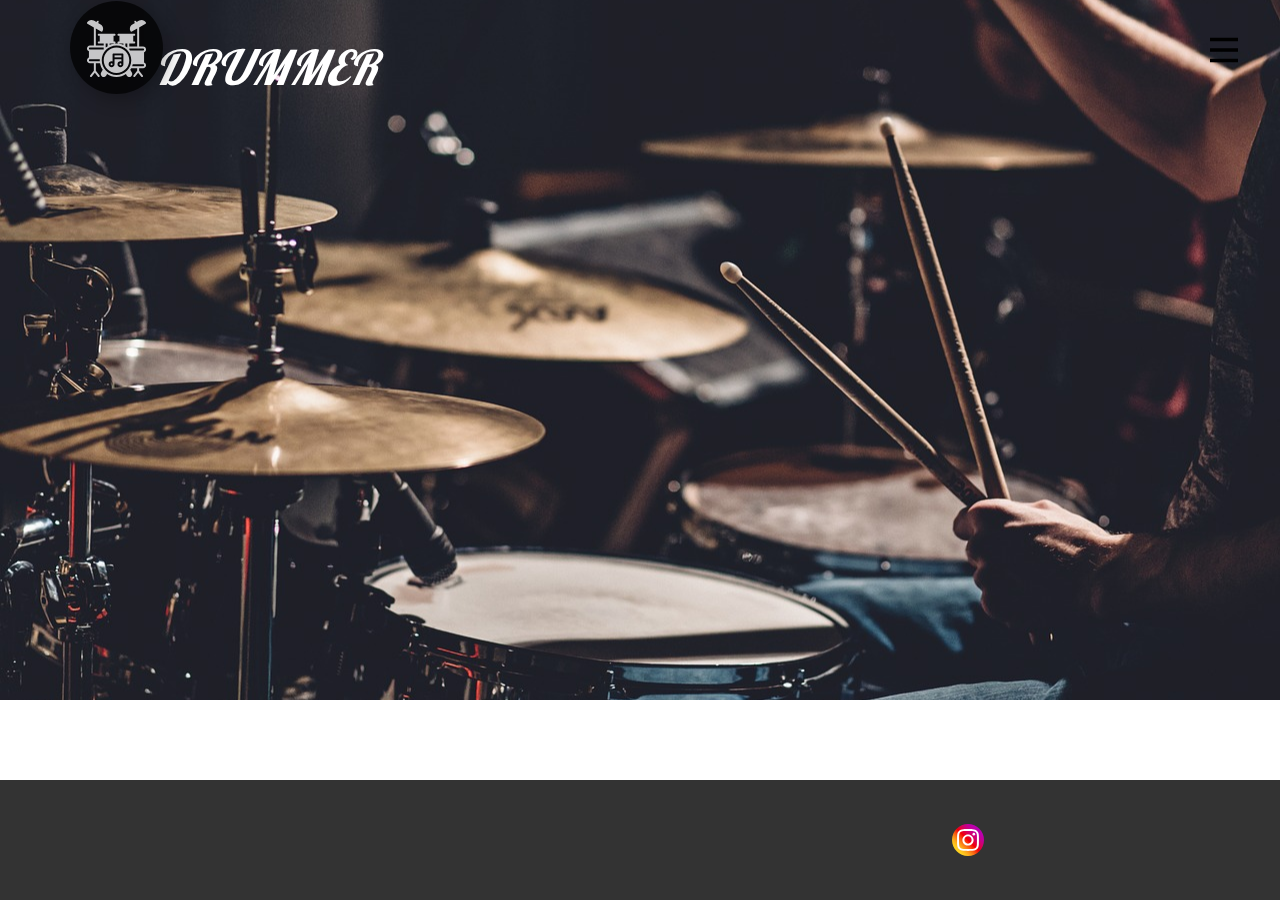
<file: index.html>
<!DOCTYPE html>
<html style="font-size: 16px;">
  <head>
    <meta name="viewport" content="width=device-width, initial-scale=1.0">
    <meta charset="utf-8">
    <meta name="keywords" content="Drummer">
    <meta name="description" content="">
    <meta name="page_type" content="np-template-header-footer-from-plugin">
    <title>Drummer</title>
    <link rel="stylesheet" href="nicepage.css" media="screen">
<link rel="stylesheet" href="Главная.css" media="screen">
    <script class="u-script" type="text/javascript" src="jquery.js" defer=""></script>
    <script class="u-script" type="text/javascript" src="nicepage.js" defer=""></script>
    <meta name="generator" content="Nicepage 3.30.2, nicepage.com">
    <link id="u-theme-google-font" rel="stylesheet" href="https://fonts.googleapis.com/css?family=Roboto:100,100i,300,300i,400,400i,500,500i,700,700i,900,900i|Open+Sans:300,300i,400,400i,600,600i,700,700i,800,800i">
    <link id="u-page-google-font" rel="stylesheet" href="https://fonts.googleapis.com/css?family=Lobster:400|Raleway:100,100i,200,200i,300,300i,400,400i,500,500i,600,600i,700,700i,800,800i,900,900i">
    
    
    <script type="application/ld+json">{
		"@context": "http://schema.org",
		"@type": "Organization",
		"name": "Drummer",
		"sameAs": [
				"https://www.instagram.com/drum__mer_/"
		]
}</script>
    <meta name="theme-color" content="#478ac9">
    <meta property="og:title" content="Drummer">
    <meta property="og:type" content="website">
  </head>
  <body data-home-page="Главная.html" data-home-page-title="Главная" class="u-body u-overlap u-stick-footer"><header class="u-clearfix u-header u-sticky u-sticky-e6dc" id="sec-2188" data-animation-name="" data-animation-duration="0" data-animation-delay="0" data-animation-direction=""><div class="u-clearfix u-sheet u-sheet-1">
        <h1 class="u-custom-font u-font-lobster u-text u-text-white u-text-1">Drummer</h1><span class="u-black u-icon u-icon-circle u-opacity u-opacity-75 u-spacing-15 u-text-white u-icon-1"><svg class="u-svg-link" preserveAspectRatio="xMidYMin slice" viewBox="0 0 64 64" style=""><use xmlns:xlink="http://www.w3.org/1999/xlink" xlink:href="#svg-9730"></use></svg><svg class="u-svg-content" viewBox="0 0 64 64" id="svg-9730"><g><path d="m60 47.184v-10.365c.417-.147.799-.376 1.107-.692.577-.561.893-1.316.893-2.127 0-1.654-1.346-3-3-3h-4v-19.381l6.5-3.753c.479-.276.643-.888.366-1.366-1.377-2.386-4.44-3.208-6.83-1.83l-2.598 1.5-.5-.866c-.276-.479-.89-.642-1.366-.366-.479.276-.643.888-.366 1.366l.5.866-2.598 1.5c-1.156.668-1.983 1.746-2.329 3.036s-.169 2.637.499 3.794c.133.229.352.397.607.466.085.023.172.034.259.034.174 0 .347-.045.5-.134l5.356-3.092v18.226h-8v-3h5c.553 0 1-.448 1-1s-.447-1-1-1h-1v-6h1c.553 0 1-.448 1-1s-.447-1-1-1h-16c-.553 0-1 .448-1 1s.447 1 1 1h1v6h-1c-.553 0-1 .448-1 1s.447 1 1 1h5v1.526c-2.138-.971-4.503-1.526-7-1.526s-4.862.555-7 1.526v-1.526h5c.553 0 1-.448 1-1s-.447-1-1-1h-1v-6h1c.553 0 1-.448 1-1s-.447-1-1-1h-16c-.553 0-1 .448-1 1s.447 1 1 1h1v6h-1c-.553 0-1 .448-1 1s.447 1 1 1h5v2h-8v-17.226l5.356 3.093c.154.088.327.133.5.133.087 0 .174-.011.259-.034.256-.068.475-.236.607-.466.668-1.157.845-2.504.499-3.794s-1.173-2.368-2.329-3.036l-2.598-1.5.5-.866c.276-.478.112-1.09-.366-1.366s-1.09-.112-1.366.366l-.5.866-2.598-1.5c-2.388-1.378-5.452-.557-6.83 1.83-.277.479-.113 1.09.366 1.367l6.5 3.752v18.381h-4c-.812 0-1.566.317-2.107.874-.577.56-.893 1.315-.893 2.126 0 1.302.839 2.402 2 2.816v6.365c-.418.147-.799.376-1.107.693-.577.56-.893 1.315-.893 2.126 0 1.654 1.346 3 3 3h4v7.649l-3.781 4.727c-.345.431-.274 1.061.156 1.405.434.347 1.062.276 1.406-.156l3.219-4.024 3.219 4.024c.198.247.488.375.782.375.219 0 .439-.072.624-.219.431-.345.501-.974.156-1.405l-3.781-4.727v-7.649h4.281c.438 2.443 1.39 4.706 2.754 6.67l-1.633 2.829c-.4.694-.507 1.503-.3 2.277s.704 1.421 1.397 1.821c.471.272.986.402 1.495.402 1.037 0 2.048-.538 2.604-1.5l.84-1.454c2.727 1.862 6.018 2.955 9.562 2.955s6.835-1.093 9.562-2.955l.84 1.455c.556.961 1.566 1.499 2.604 1.499.509 0 1.024-.129 1.495-.401.693-.4 1.19-1.047 1.397-1.822.207-.774.101-1.583-.3-2.276l-1.633-2.83c.372-.536.718-1.091 1.027-1.67h6.008v2.649l-3.781 4.727c-.345.431-.274 1.061.156 1.405.434.347 1.061.276 1.406-.156l3.219-4.024 3.219 4.024c.198.247.488.375.782.375.219 0 .439-.072.624-.219.431-.345.501-.974.156-1.405l-3.781-4.727v-2.649h4c.811 0 1.565-.317 2.107-.874.577-.56.893-1.315.893-2.126 0-1.302-.839-2.402-2-2.816zm-15-14.184h14c.552 0 1 .449 1 1 0 .267-.103.513-.306.712-.181.186-.427.288-.694.288h-13.283c-.232-.317-.465-.632-.717-.932zm-4-5h2v4.062c-.628-.535-1.298-1.017-2-1.458zm-20 0h2v2.604c-.702.44-1.372.923-2 1.458zm-5.949 18h-10.051c-.552 0-1-.449-1-1 0-.267.103-.513.307-.712.179-.186.426-.288.693-.288h10.051c-.02.333-.051.662-.051 1s.031.667.051 1zm-10.051-12c-.552 0-1-.449-1-1 0-.267.103-.513.307-.712.179-.186.426-.288.693-.288h14v2zm27 26c-8.271 0-15-6.729-15-15s6.729-15 15-15 15 6.729 15 15-6.729 15-15 15zm27.694-9.288c-.181.186-.427.288-.694.288h-11.114c.246-.649.453-1.316.619-2h10.495c.552 0 1 .449 1 1 0 .267-.103.513-.306.712z"></path><circle cx="36" cy="49" r="1"></circle><path d="m32 32c-7.168 0-13 5.832-13 13s5.832 13 13 13 13-5.832 13-13-5.832-13-13-13zm7 11v6c0 1.654-1.346 3-3 3s-3-1.346-3-3 1.346-3 3-3c.352 0 .686.072 1 .184v-2.184h-7v5c0 1.654-1.346 3-3 3s-3-1.346-3-3 1.346-3 3-3c.352 0 .686.072 1 .184v-3.184-4c0-.552.447-1 1-1h9c.553 0 1 .448 1 1z"></path><path d="m30 40h7v2h-7z"></path><circle cx="27" cy="49" r="1"></circle>
</g></svg></span>
        <nav class="u-dropdown-icon u-menu u-menu-dropdown u-offcanvas u-menu-1" data-submenu-level="on-click" data-position="" data-responsive-from="XL">
          <div class="menu-collapse u-custom-font u-font-raleway" style="font-size: 1.25rem; letter-spacing: 0px; font-weight: 700;">
            <a class="u-button-style u-custom-active-color='white'  u-custom-border u-custom-border-color=black u-custom-color u-custom-hover-color u-custom-left-right-menu-spacing u-custom-padding-bottom u-custom-text-active-color u-custom-text-color u-custom-text-hover-color u-custom-top-bottom-menu-spacing u-nav-link u-text-active-palette-1-base u-text-hover-palette-2-base u-whait-space" href="#" style="padding: 4px 0px; font-size: calc(1em + 8px); background-image: none;">
              <svg><use xmlns:xlink="http://www.w3.org/1999/xlink" xlink:href="#menu-hamburger"></use></svg>
              <svg version="1.1" xmlns="http://www.w3.org/2000/svg" xmlns:xlink="http://www.w3.org/1999/xlink"><defs><symbol id="menu-hamburger" viewBox="0 0 16 16" style="width: 16px; height: 16px;"><rect y="1" width="16" height="2"></rect><rect y="7" width="16" height="2"></rect><rect y="13" width="16" height="2"></rect>
</symbol>
</defs></svg>
            </a>
          </div>
          <div class="u-custom-menu u-nav-container">
            <ul class="u-custom-font u-font-raleway u-nav u-spacing-2 u-unstyled u-nav-1"><li class="u-nav-item"><a class="u-active-white u-button-style u-hover-white u-nav-link u-text-active-grey-90 u-text-body-alt-color u-text-hover-grey-90" href="Главная.html" style="padding: 10px 20px;">Главная</a>
</li><li class="u-nav-item"><a class="u-active-white u-button-style u-hover-white u-nav-link u-text-active-grey-90 u-text-body-alt-color u-text-hover-grey-90" href="Интересные-статьи--.html" style="padding: 10px 20px;">Интересные статьи </a><div class="u-nav-popup"><ul class="u-h-spacing-20 u-nav u-unstyled u-v-spacing-10 u-nav-2"><li class="u-nav-item"><a class="u-button-style u-nav-link u-white" href="10-Величайших-барабанщиков.html">10 Великих барабанщиков</a>
</li><li class="u-nav-item"><a class="u-button-style u-nav-link u-white" href="Барабанная-установка.html">Барабанная установка</a>
</li><li class="u-nav-item"><a class="u-button-style u-nav-link u-white" href="Строение-палочки.html">Строение палочки</a>
</li><li class="u-nav-item"><a class="u-button-style u-nav-link u-white" href="Как-выбрать-палочки.html">Как выбрать палочки?</a>
</li><li class="u-nav-item"><a class="u-button-style u-nav-link u-white" href="Советы.html">Советы и ошибки начинающих</a>
</li></ul>
</div>
</li><li class="u-nav-item"><a class="u-active-white u-button-style u-hover-white u-nav-link u-text-active-grey-90 u-text-body-alt-color u-text-hover-grey-90" style="padding: 10px 20px;">Уроки</a><div class="u-nav-popup"><ul class="u-h-spacing-20 u-nav u-unstyled u-v-spacing-10 u-nav-3"><li class="u-nav-item"><a class="u-button-style u-nav-link u-white" href="1-урок.html">1 урок</a>
</li><li class="u-nav-item"><a class="u-button-style u-nav-link u-white" href="2-урок.html">2 урок</a>
</li><li class="u-nav-item"><a class="u-button-style u-nav-link u-white" href="3-урок.html">3 урок</a>
</li><li class="u-nav-item"><a class="u-button-style u-nav-link u-white" href="4-урок.html">4 урок</a>
</li><li class="u-nav-item"><a class="u-button-style u-nav-link u-white" href="5-урок.html">5 урок</a>
</li></ul>
</div>
</li></ul>
<ul class="u-custom-font u-font-raleway u-nav u-spacing-2 u-unstyled u-nav-1"><li class="u-nav-item"><a class="u-active-white u-button-style u-hover-white u-nav-link u-text-active-grey-90 u-text-body-alt-color u-text-hover-grey-90" href="Обратная-связь.html" style="padding: 10px 20px;">Обратная связь</a>
          </div>
          <div class="u-custom-menu u-nav-container-collapse">
            <div class="u-black u-container-style u-inner-container-layout u-opacity u-opacity-95 u-sidenav u-sidenav-1" data-offcanvas-width="510">
              <div class="u-inner-container-layout u-sidenav-overflow">
                <div class="u-menu-close u-menu-close-1"></div>
                <ul class="u-align-center u-nav u-popupmenu-items u-spacing-16 u-unstyled u-nav-4"><li class="u-nav-item"><a class="u-button-style u-nav-link" href="Главная.html" style="padding: 10px 20px;">Главная</a>
</li><li class="u-nav-item"><a class="u-button-style u-nav-link" href="Интересные-статьи--.html" style="padding: 10px 20px;">Интересные статьи </a><div class="u-nav-popup"><ul class="u-h-spacing-20 u-nav u-unstyled u-v-spacing-10 u-nav-5"><li class="u-nav-item"><a class="u-button-style u-nav-link" href="10-Величайших-барабанщиков.html">10 Великих барабанщиков</a>
</li><li class="u-nav-item"><a class="u-button-style u-nav-link" href="Барабанная-установка.html">Барабанная установка</a>
</li><li class="u-nav-item"><a class="u-button-style u-nav-link" href="Строение-палочки.html">Строение палочки</a>
</li><li class="u-nav-item"><a class="u-button-style u-nav-link" href="Как-выбрать-палочки.html">Как выбрать палочки?</a>
</li><li class="u-nav-item"><a class="u-button-style u-nav-link" href="Советы.html">Советы и ошибки начинающих</a>
</li></ul>
</div>
</li><li class="u-nav-item"><a class="u-button-style u-nav-link" style="padding: 10px 20px;">Уроки</a><div class="u-nav-popup"><ul class="u-h-spacing-20 u-nav u-unstyled u-v-spacing-10 u-nav-6"><li class="u-nav-item"><a class="u-button-style u-nav-link" href="1-урок.html">1 урок</a>
</li><li class="u-nav-item"><a class="u-button-style u-nav-link" href="2-урок.html">2 урок</a>
</li><li class="u-nav-item"><a class="u-button-style u-nav-link" href="3-урок.html">3 урок</a>
</li><li class="u-nav-item"><a class="u-button-style u-nav-link" href="4-урок.html">4 урок</a>
</li><li class="u-nav-item"><a class="u-button-style u-nav-link" href="5-урок.html">5 урок</a>
</li></ul>
</div>
</li></ul>
   <ul class="u-align-center u-nav u-popupmenu-items u-spacing-16 u-unstyled u-nav-4"><li class="u-nav-item"><a class="u-button-style u-nav-link" href="Обратная-связь.html" style="padding: 10px 20px;">Обратная связь</a>

</div>
</li></ul>

              </div>
            </div>
            <div class="u-black u-menu-overlay u-opacity u-opacity-65"></div>
          </div>
        </nav>
      </div></header>
    <section class="u-clearfix u-image u-section-1" id="sec-d934" data-image-width="1280" data-image-height="853">
      <div class="u-clearfix u-sheet u-sheet-1"></div>
    </section>
    
    
    <footer class="u-clearfix u-footer u-grey-80" id="sec-6d0f"><div class="u-clearfix u-sheet u-valign-middle u-sheet-1">
        <div class="u-align-left u-social-icons u-spacing-10 u-social-icons-1">
          <a class="u-social-url" title="instagram" target="_blank" href="https://www.instagram.com/drum__mer_/"><span class="u-icon u-social-icon u-social-instagram u-icon-1"><svg class="u-svg-link" preserveAspectRatio="xMidYMin slice" viewBox="0 0 1000 1000" style=""><use xmlns:xlink="http://www.w3.org/1999/xlink" xlink:href="#svg-c63b"></use></svg><svg class="u-svg-content" viewBox="0 0 1000 1000" id="svg-c63b" style="enable-background:new 0 0 1000 1000;"><style type="text/css"> .st0{fill:url(#SVGID_1_);}
	.st1{fill:currentColor;} </style><linearGradient gradientUnits="userSpaceOnUse" id="SVGID_1_" x1="146.4465" x2="853.5535" y1="853.5535" y2="146.4465"><stop offset="0" style="stop-color:#FFD521"></stop><stop offset="5.510481e-02" style="stop-color:#FFD020"></stop><stop offset="0.1241" style="stop-color:#FEC01E"></stop><stop offset="0.2004" style="stop-color:#FCA71B"></stop><stop offset="0.2821" style="stop-color:#FA8316"></stop><stop offset="0.3681" style="stop-color:#F85510"></stop><stop offset="0.4563" style="stop-color:#F51E09"></stop><stop offset="0.5" style="stop-color:#F30005"></stop><stop offset="0.5035" style="stop-color:#F20007"></stop><stop offset="0.5966" style="stop-color:#E1003B"></stop><stop offset="0.6879" style="stop-color:#D30067"></stop><stop offset="0.7757" style="stop-color:#C70088"></stop><stop offset="0.8589" style="stop-color:#BF00A0"></stop><stop offset="0.9357" style="stop-color:#BB00AF"></stop><stop offset="1" style="stop-color:#B900B4"></stop>
</linearGradient><path class="st0" d="M500,1000L500,1000C223.9,1000,0,776.1,0,500v0C0,223.9,223.9,0,500,0h0c276.1,0,500,223.9,500,500v0  C1000,776.1,776.1,1000,500,1000z"></path><g><path class="st1" d="M500,220.2c91.1,0,101.9,0.3,137.9,2c33.3,1.5,51.4,7.1,63.4,11.8c15.9,6.2,27.3,13.6,39.2,25.5   c11.9,11.9,19.3,23.3,25.5,39.2c4.7,12,10.2,30.1,11.8,63.4c1.6,36,2,46.8,2,137.9s-0.3,101.9-2,137.9   c-1.5,33.3-7.1,51.4-11.8,63.4c-6.2,15.9-13.6,27.3-25.5,39.2c-11.9,11.9-23.3,19.3-39.2,25.5c-12,4.7-30.1,10.2-63.4,11.8   c-36,1.6-46.8,2-137.9,2s-101.9-0.3-137.9-2c-33.3-1.5-51.4-7.1-63.4-11.8c-15.9-6.2-27.3-13.6-39.2-25.5   c-11.9-11.9-19.3-23.3-25.5-39.2c-4.7-12-10.2-30.1-11.8-63.4c-1.6-36-2-46.8-2-137.9s0.3-101.9,2-137.9   c1.5-33.3,7.1-51.4,11.8-63.4c6.2-15.9,13.6-27.3,25.5-39.2c11.9-11.9,23.3-19.3,39.2-25.5c12-4.7,30.1-10.2,63.4-11.8   C398.1,220.5,408.9,220.2,500,220.2 M500,158.7c-92.7,0-104.3,0.4-140.7,2.1c-36.3,1.7-61.1,7.4-82.9,15.9   C254,185.3,234.9,197,216,216c-19,19-30.6,38-39.4,60.5c-8.4,21.7-14.2,46.5-15.9,82.9c-1.7,36.4-2.1,48-2.1,140.7   c0,92.7,0.4,104.3,2.1,140.7c1.7,36.3,7.4,61.1,15.9,82.9C185.3,746,197,765.1,216,784c19,19,38,30.6,60.5,39.4   c21.7,8.4,46.5,14.2,82.9,15.9c36.4,1.7,48,2.1,140.7,2.1s104.3-0.4,140.7-2.1c36.3-1.7,61.1-7.4,82.9-15.9   C746,814.7,765.1,803,784,784c19-19,30.6-38,39.4-60.5c8.4-21.7,14.2-46.5,15.9-82.9c1.7-36.4,2.1-48,2.1-140.7   s-0.4-104.3-2.1-140.7c-1.7-36.3-7.4-61.1-15.9-82.9C814.7,254,803,234.9,784,216c-19-19-38-30.6-60.5-39.4   c-21.7-8.4-46.5-14.2-82.9-15.9C604.3,159.1,592.7,158.7,500,158.7L500,158.7z"></path><path class="st1" d="M500,324.7c-96.8,0-175.3,78.5-175.3,175.3S403.2,675.3,500,675.3S675.3,596.8,675.3,500   S596.8,324.7,500,324.7z M500,613.8c-62.8,0-113.8-50.9-113.8-113.8S437.2,386.2,500,386.2c62.8,0,113.8,50.9,113.8,113.8   S562.8,613.8,500,613.8z"></path><circle class="st1" cx="682.2" cy="317.8" r="41"></circle>
</g></svg></span>
          </a>
        </div>
      </div></footer>
    
  </body>
</html>
</file>
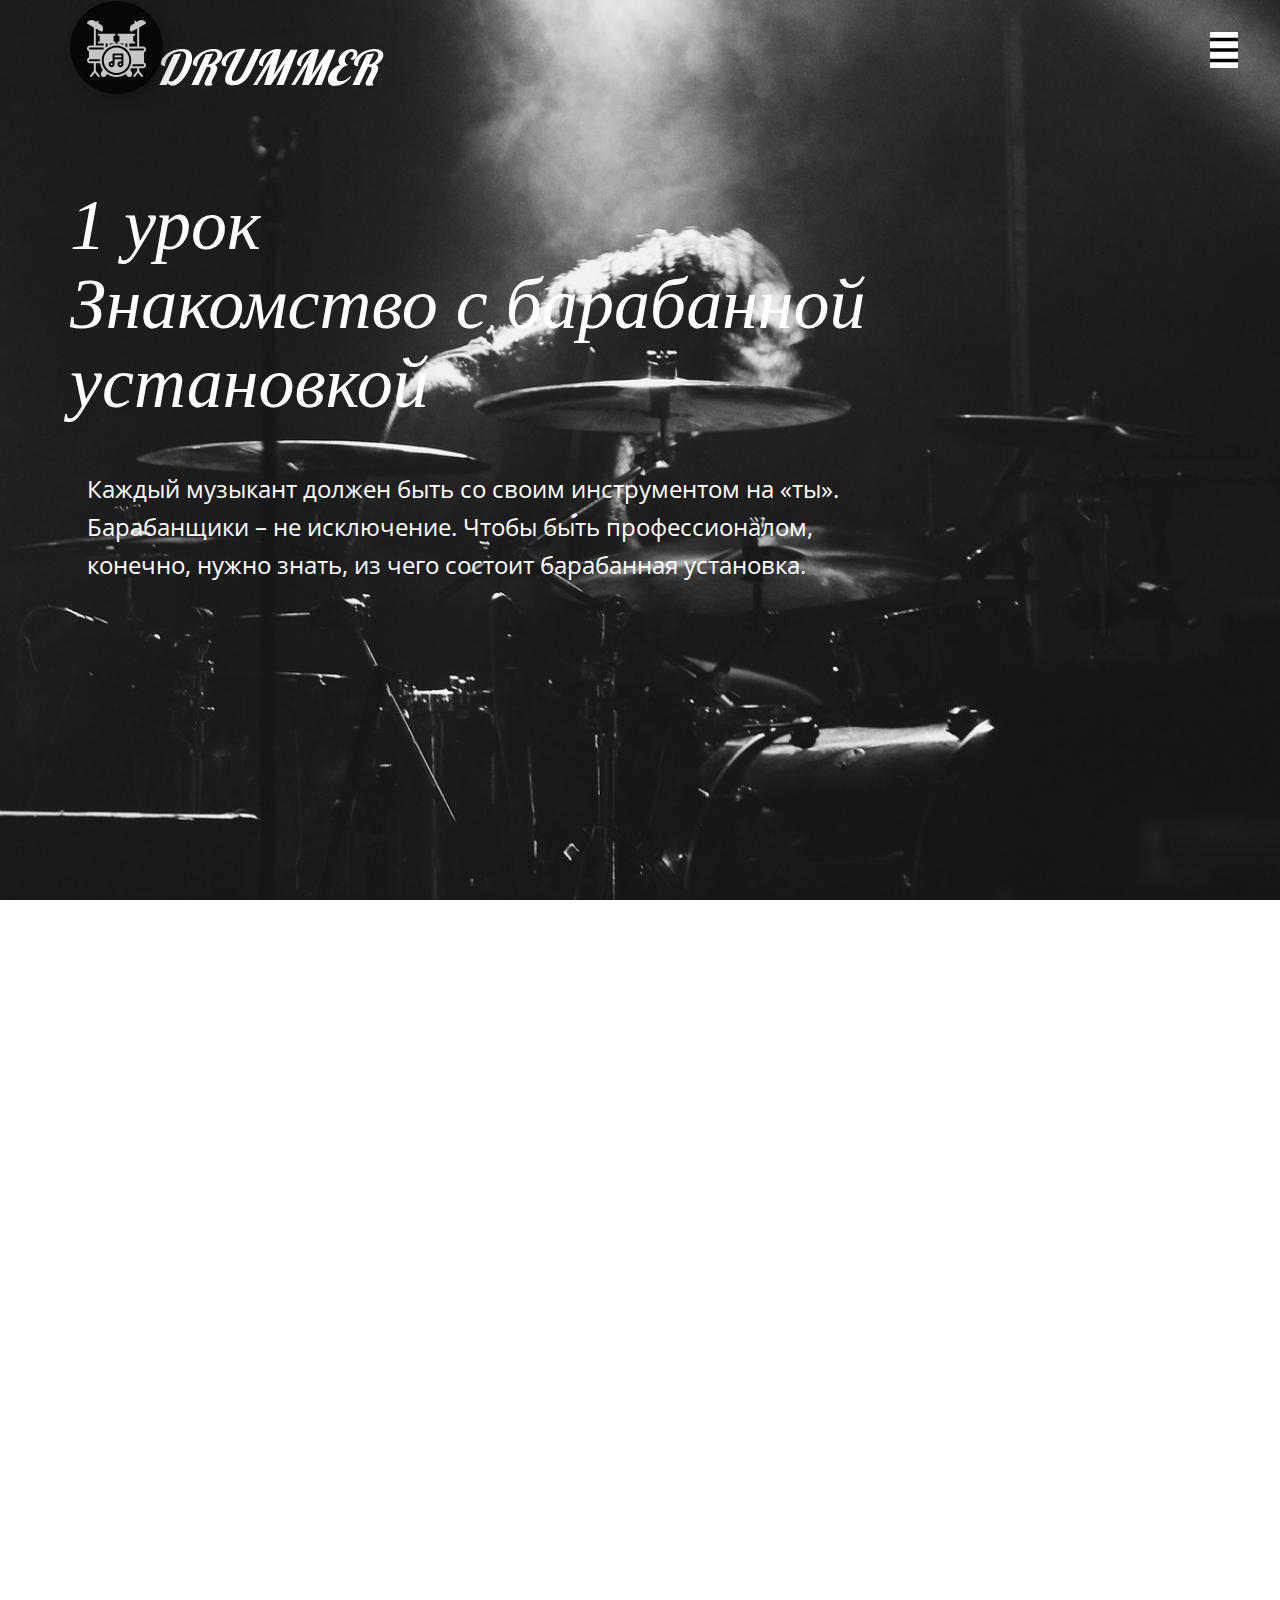
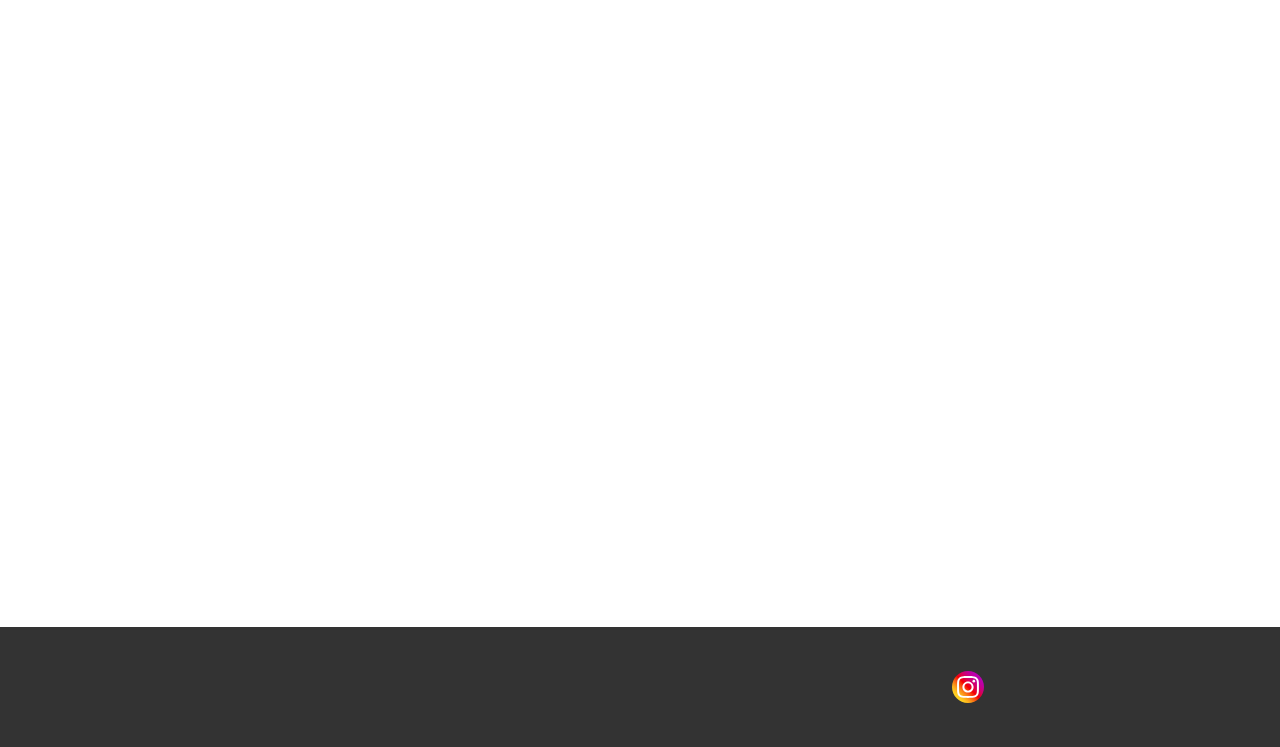
<file: 1-урок.html>
<!DOCTYPE html>
<html style="font-size: 16px;">
  <head>
    <meta name="viewport" content="width=device-width, initial-scale=1.0">
    <meta charset="utf-8">
    <meta name="keywords" content="Drummer">
    <meta name="description" content="">
    <meta name="page_type" content="np-template-header-footer-from-plugin">
    <title>1 урок</title>
    <link rel="stylesheet" href="nicepage.css" media="screen">
<link rel="stylesheet" href="1-урок.css" media="screen">
    <script class="u-script" type="text/javascript" src="jquery.js" defer=""></script>
    <script class="u-script" type="text/javascript" src="nicepage.js" defer=""></script>
    <meta name="generator" content="Nicepage 3.30.2, nicepage.com">
    <link id="u-theme-google-font" rel="stylesheet" href="https://fonts.googleapis.com/css?family=Roboto:100,100i,300,300i,400,400i,500,500i,700,700i,900,900i|Open+Sans:300,300i,400,400i,600,600i,700,700i,800,800i">
    <link id="u-page-google-font" rel="stylesheet" href="https://fonts.googleapis.com/css?family=Lobster:400|Raleway:100,100i,200,200i,300,300i,400,400i,500,500i,600,600i,700,700i,800,800i,900,900i">
    
    
    
    
    <script type="application/ld+json">{
		"@context": "http://schema.org",
		"@type": "Organization",
		"name": "Drummer",
		"sameAs": [
				"https://www.instagram.com/drum__mer_/"
		]
}</script>
    <meta name="theme-color" content="#478ac9">
    <meta property="og:title" content="1 урок">
    <meta property="og:type" content="website">
  </head>
  <body class="u-body u-image" style="background-position: 50% 50%; background-attachment: fixed; background-image: url(&quot;images/ede0c228267c62b20d0721cf80afdb86a6127d33fbcf0110b4558a768010757c9c7150c0e3a67f388e6afce32ecf3f22bd1ad520bdbd448ada41d6_1280.jpg&quot;);"><header class="u-clearfix u-header u-sticky u-sticky-e6dc" id="sec-2188" data-animation-name="" data-animation-duration="0" data-animation-delay="0" data-animation-direction=""><div class="u-clearfix u-sheet u-sheet-1">
        <h1 class="u-custom-font u-font-lobster u-text u-text-white u-text-1">Drummer</h1><span class="u-black u-icon u-icon-circle u-opacity u-opacity-75 u-spacing-15 u-text-white u-icon-1"><svg class="u-svg-link" preserveAspectRatio="xMidYMin slice" viewBox="0 0 64 64" style=""><use xmlns:xlink="http://www.w3.org/1999/xlink" xlink:href="#svg-9730"></use></svg><svg class="u-svg-content" viewBox="0 0 64 64" id="svg-9730"><g><path d="m60 47.184v-10.365c.417-.147.799-.376 1.107-.692.577-.561.893-1.316.893-2.127 0-1.654-1.346-3-3-3h-4v-19.381l6.5-3.753c.479-.276.643-.888.366-1.366-1.377-2.386-4.44-3.208-6.83-1.83l-2.598 1.5-.5-.866c-.276-.479-.89-.642-1.366-.366-.479.276-.643.888-.366 1.366l.5.866-2.598 1.5c-1.156.668-1.983 1.746-2.329 3.036s-.169 2.637.499 3.794c.133.229.352.397.607.466.085.023.172.034.259.034.174 0 .347-.045.5-.134l5.356-3.092v18.226h-8v-3h5c.553 0 1-.448 1-1s-.447-1-1-1h-1v-6h1c.553 0 1-.448 1-1s-.447-1-1-1h-16c-.553 0-1 .448-1 1s.447 1 1 1h1v6h-1c-.553 0-1 .448-1 1s.447 1 1 1h5v1.526c-2.138-.971-4.503-1.526-7-1.526s-4.862.555-7 1.526v-1.526h5c.553 0 1-.448 1-1s-.447-1-1-1h-1v-6h1c.553 0 1-.448 1-1s-.447-1-1-1h-16c-.553 0-1 .448-1 1s.447 1 1 1h1v6h-1c-.553 0-1 .448-1 1s.447 1 1 1h5v2h-8v-17.226l5.356 3.093c.154.088.327.133.5.133.087 0 .174-.011.259-.034.256-.068.475-.236.607-.466.668-1.157.845-2.504.499-3.794s-1.173-2.368-2.329-3.036l-2.598-1.5.5-.866c.276-.478.112-1.09-.366-1.366s-1.09-.112-1.366.366l-.5.866-2.598-1.5c-2.388-1.378-5.452-.557-6.83 1.83-.277.479-.113 1.09.366 1.367l6.5 3.752v18.381h-4c-.812 0-1.566.317-2.107.874-.577.56-.893 1.315-.893 2.126 0 1.302.839 2.402 2 2.816v6.365c-.418.147-.799.376-1.107.693-.577.56-.893 1.315-.893 2.126 0 1.654 1.346 3 3 3h4v7.649l-3.781 4.727c-.345.431-.274 1.061.156 1.405.434.347 1.062.276 1.406-.156l3.219-4.024 3.219 4.024c.198.247.488.375.782.375.219 0 .439-.072.624-.219.431-.345.501-.974.156-1.405l-3.781-4.727v-7.649h4.281c.438 2.443 1.39 4.706 2.754 6.67l-1.633 2.829c-.4.694-.507 1.503-.3 2.277s.704 1.421 1.397 1.821c.471.272.986.402 1.495.402 1.037 0 2.048-.538 2.604-1.5l.84-1.454c2.727 1.862 6.018 2.955 9.562 2.955s6.835-1.093 9.562-2.955l.84 1.455c.556.961 1.566 1.499 2.604 1.499.509 0 1.024-.129 1.495-.401.693-.4 1.19-1.047 1.397-1.822.207-.774.101-1.583-.3-2.276l-1.633-2.83c.372-.536.718-1.091 1.027-1.67h6.008v2.649l-3.781 4.727c-.345.431-.274 1.061.156 1.405.434.347 1.061.276 1.406-.156l3.219-4.024 3.219 4.024c.198.247.488.375.782.375.219 0 .439-.072.624-.219.431-.345.501-.974.156-1.405l-3.781-4.727v-2.649h4c.811 0 1.565-.317 2.107-.874.577-.56.893-1.315.893-2.126 0-1.302-.839-2.402-2-2.816zm-15-14.184h14c.552 0 1 .449 1 1 0 .267-.103.513-.306.712-.181.186-.427.288-.694.288h-13.283c-.232-.317-.465-.632-.717-.932zm-4-5h2v4.062c-.628-.535-1.298-1.017-2-1.458zm-20 0h2v2.604c-.702.44-1.372.923-2 1.458zm-5.949 18h-10.051c-.552 0-1-.449-1-1 0-.267.103-.513.307-.712.179-.186.426-.288.693-.288h10.051c-.02.333-.051.662-.051 1s.031.667.051 1zm-10.051-12c-.552 0-1-.449-1-1 0-.267.103-.513.307-.712.179-.186.426-.288.693-.288h14v2zm27 26c-8.271 0-15-6.729-15-15s6.729-15 15-15 15 6.729 15 15-6.729 15-15 15zm27.694-9.288c-.181.186-.427.288-.694.288h-11.114c.246-.649.453-1.316.619-2h10.495c.552 0 1 .449 1 1 0 .267-.103.513-.306.712z"></path><circle cx="36" cy="49" r="1"></circle><path d="m32 32c-7.168 0-13 5.832-13 13s5.832 13 13 13 13-5.832 13-13-5.832-13-13-13zm7 11v6c0 1.654-1.346 3-3 3s-3-1.346-3-3 1.346-3 3-3c.352 0 .686.072 1 .184v-2.184h-7v5c0 1.654-1.346 3-3 3s-3-1.346-3-3 1.346-3 3-3c.352 0 .686.072 1 .184v-3.184-4c0-.552.447-1 1-1h9c.553 0 1 .448 1 1z"></path><path d="m30 40h7v2h-7z"></path><circle cx="27" cy="49" r="1"></circle>
</g></svg></span>
        <nav class="u-dropdown-icon u-menu u-menu-dropdown u-offcanvas u-menu-1" data-submenu-level="on-click" data-position="" data-responsive-from="XL">
          <div class="menu-collapse u-custom-font u-font-raleway" style="font-size: 1.25rem; letter-spacing: 0px; font-weight: 700;">
            <a class="u-button-style u-custom-active-color u-custom-border u-custom-border-color u-custom-color u-custom-hover-color u-custom-left-right-menu-spacing u-custom-padding-bottom u-custom-text-active-color u-custom-text-color u-custom-text-hover-color u-custom-top-bottom-menu-spacing u-nav-link u-text-active-palette-1-base u-text-hover-palette-2-base u-white" href="#" style="padding: 4px 0px; font-size: calc(1em + 8px); background-image: none;">
              <svg><use xmlns:xlink="http://www.w3.org/1999/xlink" xlink:href="#menu-hamburger"></use></svg>
              <svg version="1.1" xmlns="http://www.w3.org/2000/svg" xmlns:xlink="http://www.w3.org/1999/xlink"><defs><symbol id="menu-hamburger" viewBox="0 0 16 16" style="width: 16px; height: 16px;"><rect y="1" width="16" height="2"></rect><rect y="7" width="16" height="2"></rect><rect y="13" width="16" height="2"></rect>
</symbol>
</defs></svg>
            </a>
          </div>
          <div class="u-custom-menu u-nav-container">
            <ul class="u-custom-font u-font-raleway u-nav u-spacing-2 u-unstyled u-nav-1"><li class="u-nav-item"><a class="u-active-white u-button-style u-hover-white u-nav-link u-text-active-grey-90 u-text-body-alt-color u-text-hover-grey-90" href="Главная.html" style="padding: 10px 20px;">Главная</a>
</li><li class="u-nav-item"><a class="u-active-white u-button-style u-hover-white u-nav-link u-text-active-grey-90 u-text-body-alt-color u-text-hover-grey-90" href="Интересные-статьи--.html" style="padding: 10px 20px;">Интересные статьи </a><div class="u-nav-popup"><ul class="u-h-spacing-20 u-nav u-unstyled u-v-spacing-10 u-nav-2"><li class="u-nav-item"><a class="u-button-style u-nav-link u-white" href="10-Величайших-барабанщиков.html">10 Великих барабанщиков</a>
</li><li class="u-nav-item"><a class="u-button-style u-nav-link u-white" href="Барабанная-установка.html">Барабанная установка</a>
</li><li class="u-nav-item"><a class="u-button-style u-nav-link u-white" href="Строение-палочки.html">Строение палочки</a>
</li><li class="u-nav-item"><a class="u-button-style u-nav-link u-white" href="Как-выбрать-палочки.html">Как выбрать палочки?</a>
</li><li class="u-nav-item"><a class="u-button-style u-nav-link u-white" href="Советы.html">Советы и ошибки начинающих</a>
</li></ul>
</div>
</li><li class="u-nav-item"><a class="u-active-white u-button-style u-hover-white u-nav-link u-text-active-grey-90 u-text-body-alt-color u-text-hover-grey-90" style="padding: 10px 20px;">Уроки</a><div class="u-nav-popup"><ul class="u-h-spacing-20 u-nav u-unstyled u-v-spacing-10 u-nav-3"><li class="u-nav-item"><a class="u-button-style u-nav-link u-white" href="1-урок.html">1 урок</a>
</li><li class="u-nav-item"><a class="u-button-style u-nav-link u-white" href="2-урок.html">2 урок</a>
</li><li class="u-nav-item"><a class="u-button-style u-nav-link u-white" href="3-урок.html">3 урок</a>
</li><li class="u-nav-item"><a class="u-button-style u-nav-link u-white" href="4-урок.html">4 урок</a>
</li><li class="u-nav-item"><a class="u-button-style u-nav-link u-white" href="5-урок.html">5 урок</a>
</li></ul>
</div>
</li></ul>
          </div>
          <div class="u-custom-menu u-nav-container-collapse">
            <div class="u-black u-container-style u-inner-container-layout u-opacity u-opacity-95 u-sidenav u-sidenav-1" data-offcanvas-width="510">
              <div class="u-inner-container-layout u-sidenav-overflow">
                <div class="u-menu-close u-menu-close-1"></div>
                <ul class="u-align-center u-nav u-popupmenu-items u-spacing-16 u-unstyled u-nav-4"><li class="u-nav-item"><a class="u-button-style u-nav-link" href="Главная.html" style="padding: 10px 20px;">Главная</a>
</li><li class="u-nav-item"><a class="u-button-style u-nav-link" href="Интересные-статьи--.html" style="padding: 10px 20px;">Интересные статьи </a><div class="u-nav-popup"><ul class="u-h-spacing-20 u-nav u-unstyled u-v-spacing-10 u-nav-5"><li class="u-nav-item"><a class="u-button-style u-nav-link" href="10-Величайших-барабанщиков.html">10 Великих барабанщиков</a>
</li><li class="u-nav-item"><a class="u-button-style u-nav-link" href="Барабанная-установка.html">Барабанная установка</a>
</li><li class="u-nav-item"><a class="u-button-style u-nav-link" href="Строение-палочки.html">Строение палочки</a>
</li><li class="u-nav-item"><a class="u-button-style u-nav-link" href="Как-выбрать-палочки.html">Как выбрать палочки?</a>
</li><li class="u-nav-item"><a class="u-button-style u-nav-link" href="Советы.html">Советы и ошибки начинающих</a>
</li></ul>
</div>
</li><li class="u-nav-item"><a class="u-button-style u-nav-link" style="padding: 10px 20px;">Уроки</a><div class="u-nav-popup"><ul class="u-h-spacing-20 u-nav u-unstyled u-v-spacing-10 u-nav-6"><li class="u-nav-item"><a class="u-button-style u-nav-link" href="1-урок.html">1 урок</a>
</li><li class="u-nav-item"><a class="u-button-style u-nav-link" href="2-урок.html">2 урок</a>
</li><li class="u-nav-item"><a class="u-button-style u-nav-link" href="3-урок.html">3 урок</a>
</li><li class="u-nav-item"><a class="u-button-style u-nav-link" href="4-урок.html">4 урок</a>
</li><li class="u-nav-item"><a class="u-button-style u-nav-link" href="5-урок.html">5 урок</a>
</li></ul>
</div>
</li></ul>
              </div>
            </div>
            <div class="u-black u-menu-overlay u-opacity u-opacity-65"></div>
          </div>
        </nav>
      </div></header>
    <section class="u-clearfix u-section-1" id="sec-b6d8">
      <div class="u-clearfix u-sheet u-sheet-1">
        <h2 class="u-align-left u-custom-font u-font-georgia u-text u-text-white u-text-1">1 урок<br>Знакомство с барабанной установкой
        </h2>
        <p class="u-align-left u-text u-text-white u-text-2">
          <span style="font-size: 1.5rem;">Каждый музыкант должен быть со своим инструментом на «ты». Барабанщики – не исключение. Чтобы быть профессионалом, конечно, нужно зн​ать, из чего состоит барабанная установка. </span>
          <br>
          <br>
          <br>
        </p>
      </div>
    </section>
    <section class="u-clearfix u-section-2" id="sec-169a">
      <div class="u-clearfix u-sheet u-sheet-1">
        <p class="u-text u-text-white u-text-1">Состав и внешний вид ударной установки менялись и развивались на протяжении 120 с лишним лет.Посмотрим, как выглядит классическая барабанная установка сегодня. Основные её составляющие – тарелки и барабаны.&nbsp;</p>
        <div class="u-video u-video-contain u-video-1">
          <div class="embed-responsive embed-responsive-1">
            <iframe style="position: absolute;top: 0;left: 0;width: 100%;height: 100%;" class="embed-responsive-item" src="https://www.youtube.com/embed/N5hx4xI6BAI?mute=0&amp;showinfo=0&amp;controls=0&amp;start=0" frameborder="0" allowfullscreen=""></iframe>
          </div>
        </div>
      </div>
    </section>
    <section class="u-clearfix u-section-3" id="sec-4b3f">
      <div class="u-clearfix u-sheet u-sheet-1">
        <p class="u-text u-text-white u-text-1">Как видите, основная комплектация барабанной установки не так уж и велика. Барабанщики имеют возможность выбора разных вариантов комплектации. Есть возможность покупки готовой установки, либо сборного варианта – например, покупка понравившихся вам инструментов от разных производителей для одного комплекта.&nbsp;<br>От комплектации вашей барабанной установки зависит, конечно, многое. Качество извлекаемого звука, возможности, разнообразие звуков. &nbsp;Впрочем, из чего бы ни состояла ваша барабанная установка, вам не удастся добиться серьёзного успеха в вашем деле без постоянных и упорных тренировок. Быть барабанщиком – серьёзный труд, и не стоит забывать о постоянном росте и развитии.<br>
          <br>
        </p>
      </div>
    </section>
    
    
    <footer class="u-clearfix u-footer u-grey-80" id="sec-6d0f"><div class="u-clearfix u-sheet u-valign-middle u-sheet-1">
        <div class="u-align-left u-social-icons u-spacing-10 u-social-icons-1">
          <a class="u-social-url" title="instagram" target="_blank" href="https://www.instagram.com/drum__mer_/"><span class="u-icon u-social-icon u-social-instagram u-icon-1"><svg class="u-svg-link" preserveAspectRatio="xMidYMin slice" viewBox="0 0 1000 1000" style=""><use xmlns:xlink="http://www.w3.org/1999/xlink" xlink:href="#svg-c63b"></use></svg><svg class="u-svg-content" viewBox="0 0 1000 1000" id="svg-c63b" style="enable-background:new 0 0 1000 1000;"><style type="text/css"> .st0{fill:url(#SVGID_1_);}
	.st1{fill:currentColor;} </style><linearGradient gradientUnits="userSpaceOnUse" id="SVGID_1_" x1="146.4465" x2="853.5535" y1="853.5535" y2="146.4465"><stop offset="0" style="stop-color:#FFD521"></stop><stop offset="5.510481e-02" style="stop-color:#FFD020"></stop><stop offset="0.1241" style="stop-color:#FEC01E"></stop><stop offset="0.2004" style="stop-color:#FCA71B"></stop><stop offset="0.2821" style="stop-color:#FA8316"></stop><stop offset="0.3681" style="stop-color:#F85510"></stop><stop offset="0.4563" style="stop-color:#F51E09"></stop><stop offset="0.5" style="stop-color:#F30005"></stop><stop offset="0.5035" style="stop-color:#F20007"></stop><stop offset="0.5966" style="stop-color:#E1003B"></stop><stop offset="0.6879" style="stop-color:#D30067"></stop><stop offset="0.7757" style="stop-color:#C70088"></stop><stop offset="0.8589" style="stop-color:#BF00A0"></stop><stop offset="0.9357" style="stop-color:#BB00AF"></stop><stop offset="1" style="stop-color:#B900B4"></stop>
</linearGradient><path class="st0" d="M500,1000L500,1000C223.9,1000,0,776.1,0,500v0C0,223.9,223.9,0,500,0h0c276.1,0,500,223.9,500,500v0  C1000,776.1,776.1,1000,500,1000z"></path><g><path class="st1" d="M500,220.2c91.1,0,101.9,0.3,137.9,2c33.3,1.5,51.4,7.1,63.4,11.8c15.9,6.2,27.3,13.6,39.2,25.5   c11.9,11.9,19.3,23.3,25.5,39.2c4.7,12,10.2,30.1,11.8,63.4c1.6,36,2,46.8,2,137.9s-0.3,101.9-2,137.9   c-1.5,33.3-7.1,51.4-11.8,63.4c-6.2,15.9-13.6,27.3-25.5,39.2c-11.9,11.9-23.3,19.3-39.2,25.5c-12,4.7-30.1,10.2-63.4,11.8   c-36,1.6-46.8,2-137.9,2s-101.9-0.3-137.9-2c-33.3-1.5-51.4-7.1-63.4-11.8c-15.9-6.2-27.3-13.6-39.2-25.5   c-11.9-11.9-19.3-23.3-25.5-39.2c-4.7-12-10.2-30.1-11.8-63.4c-1.6-36-2-46.8-2-137.9s0.3-101.9,2-137.9   c1.5-33.3,7.1-51.4,11.8-63.4c6.2-15.9,13.6-27.3,25.5-39.2c11.9-11.9,23.3-19.3,39.2-25.5c12-4.7,30.1-10.2,63.4-11.8   C398.1,220.5,408.9,220.2,500,220.2 M500,158.7c-92.7,0-104.3,0.4-140.7,2.1c-36.3,1.7-61.1,7.4-82.9,15.9   C254,185.3,234.9,197,216,216c-19,19-30.6,38-39.4,60.5c-8.4,21.7-14.2,46.5-15.9,82.9c-1.7,36.4-2.1,48-2.1,140.7   c0,92.7,0.4,104.3,2.1,140.7c1.7,36.3,7.4,61.1,15.9,82.9C185.3,746,197,765.1,216,784c19,19,38,30.6,60.5,39.4   c21.7,8.4,46.5,14.2,82.9,15.9c36.4,1.7,48,2.1,140.7,2.1s104.3-0.4,140.7-2.1c36.3-1.7,61.1-7.4,82.9-15.9   C746,814.7,765.1,803,784,784c19-19,30.6-38,39.4-60.5c8.4-21.7,14.2-46.5,15.9-82.9c1.7-36.4,2.1-48,2.1-140.7   s-0.4-104.3-2.1-140.7c-1.7-36.3-7.4-61.1-15.9-82.9C814.7,254,803,234.9,784,216c-19-19-38-30.6-60.5-39.4   c-21.7-8.4-46.5-14.2-82.9-15.9C604.3,159.1,592.7,158.7,500,158.7L500,158.7z"></path><path class="st1" d="M500,324.7c-96.8,0-175.3,78.5-175.3,175.3S403.2,675.3,500,675.3S675.3,596.8,675.3,500   S596.8,324.7,500,324.7z M500,613.8c-62.8,0-113.8-50.9-113.8-113.8S437.2,386.2,500,386.2c62.8,0,113.8,50.9,113.8,113.8   S562.8,613.8,500,613.8z"></path><circle class="st1" cx="682.2" cy="317.8" r="41"></circle>
</g></svg></span>
          </a>
        </div>
      </div></footer>
  
  </body>
</html>
</file>
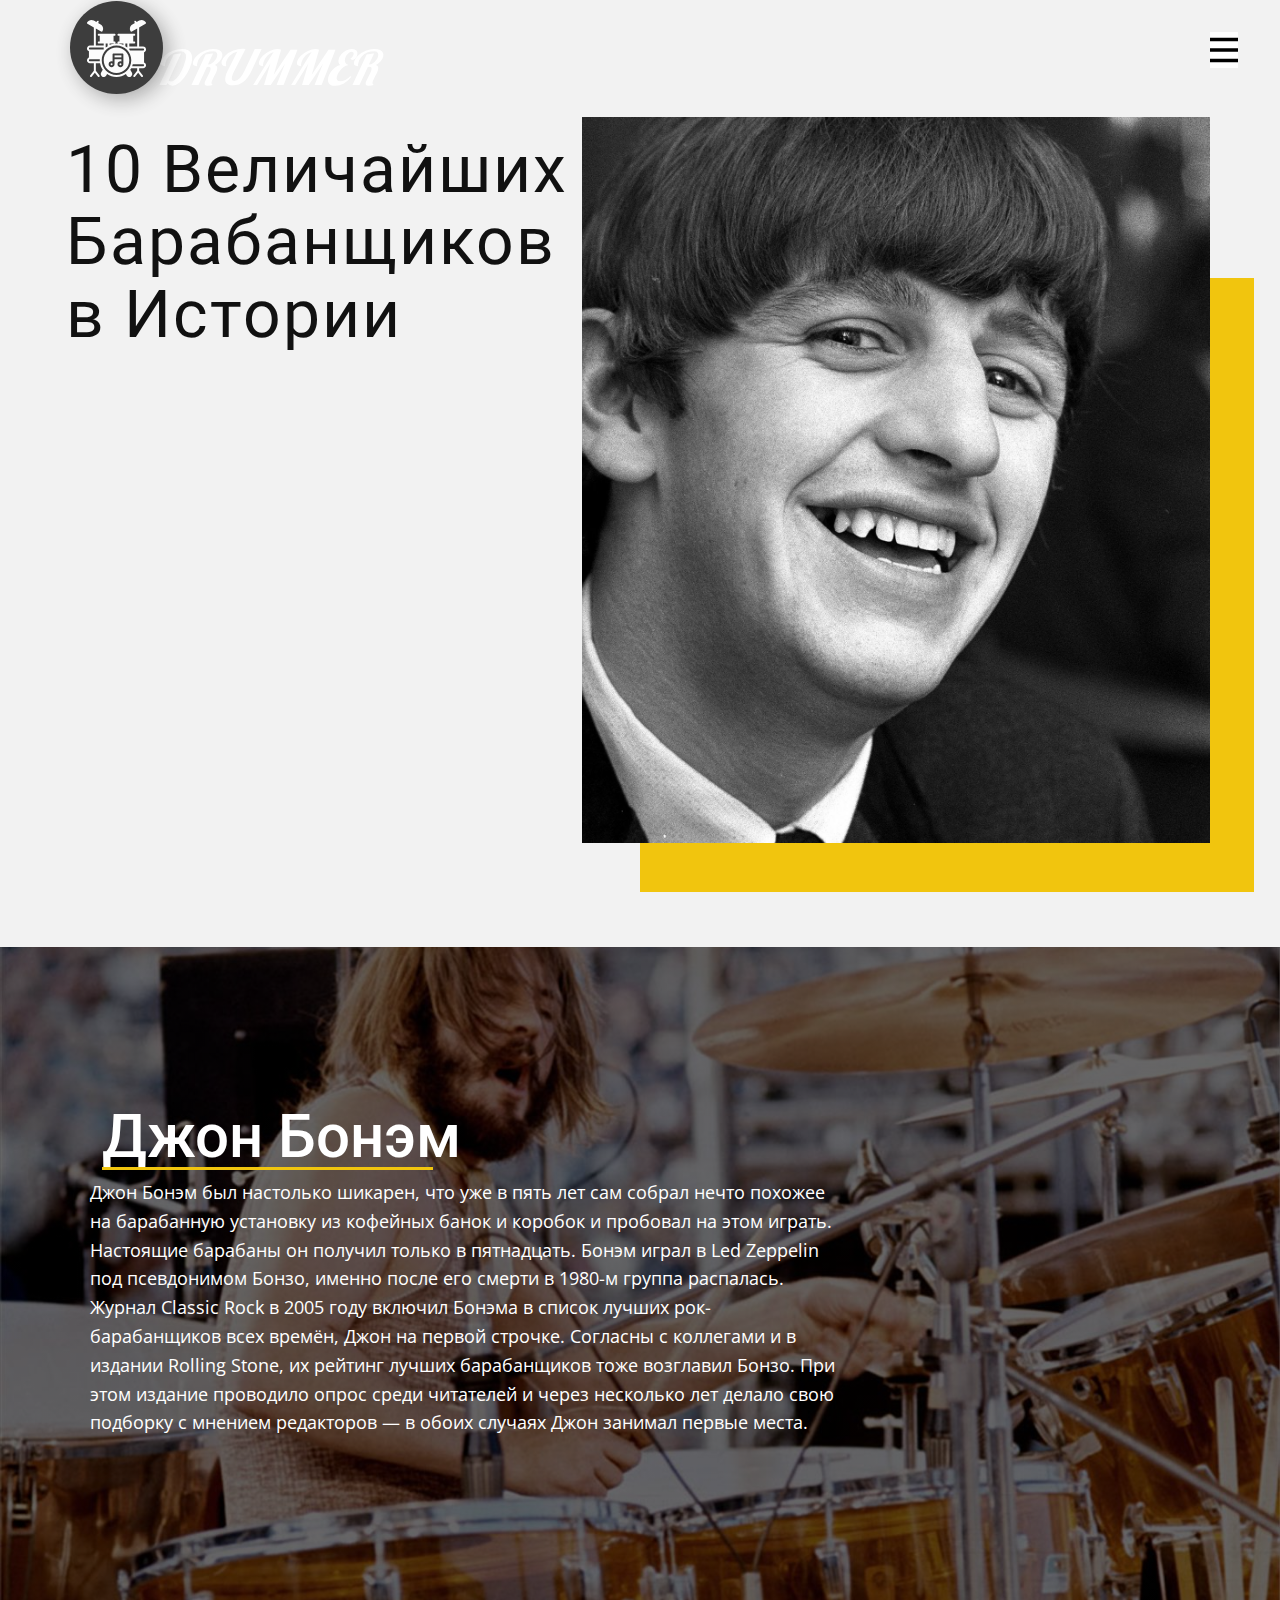
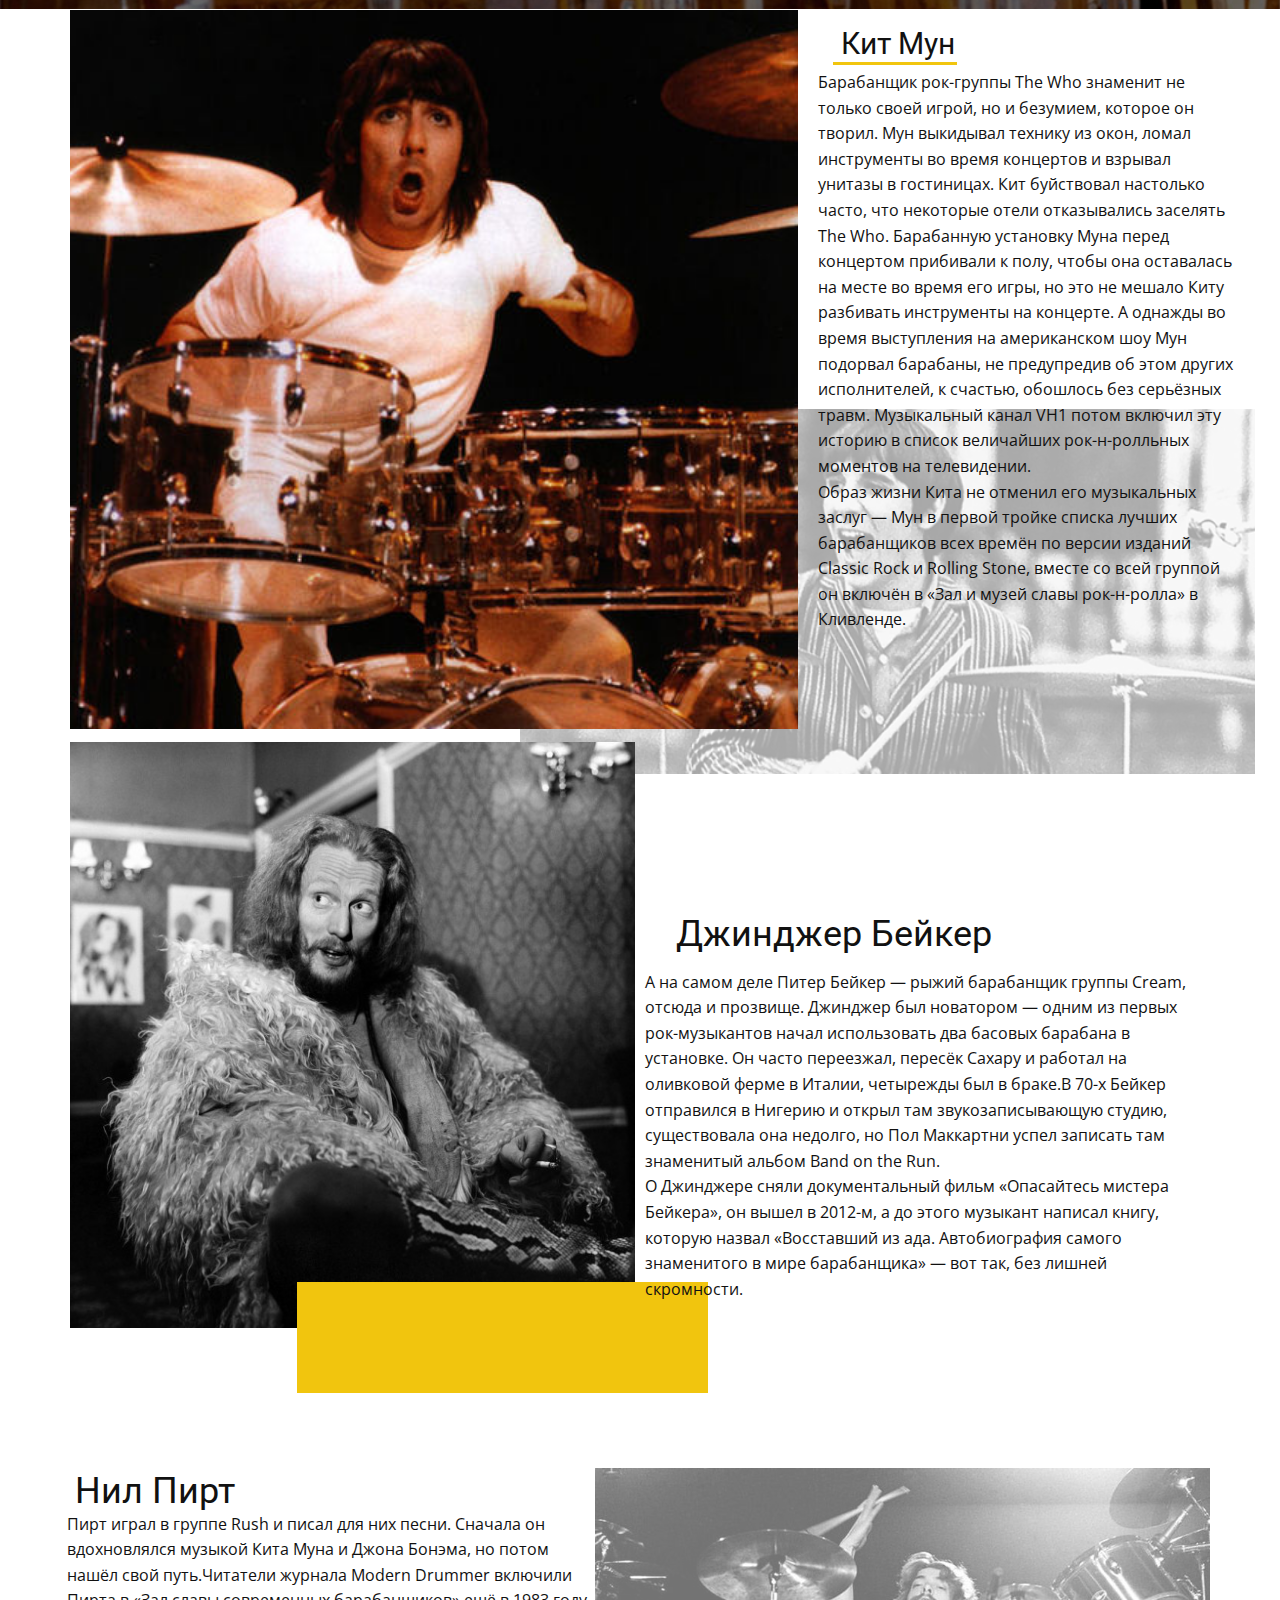
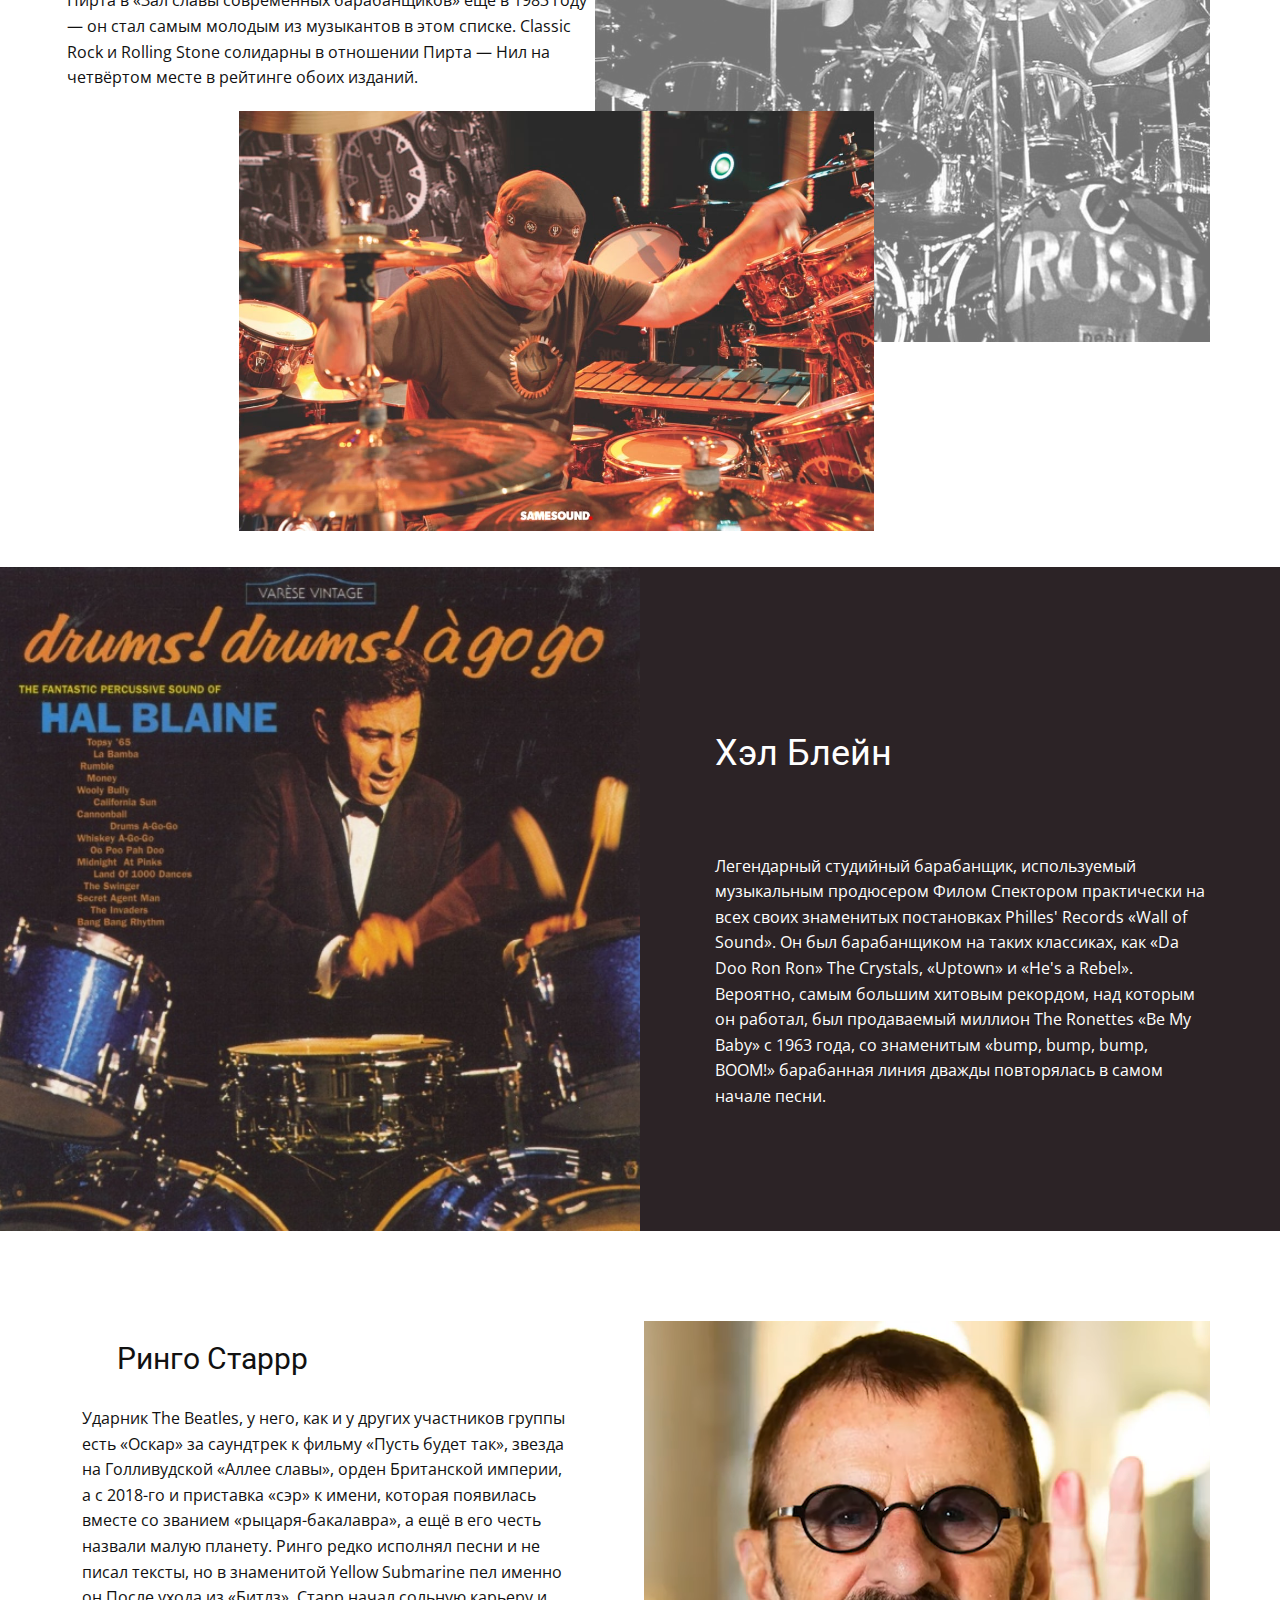
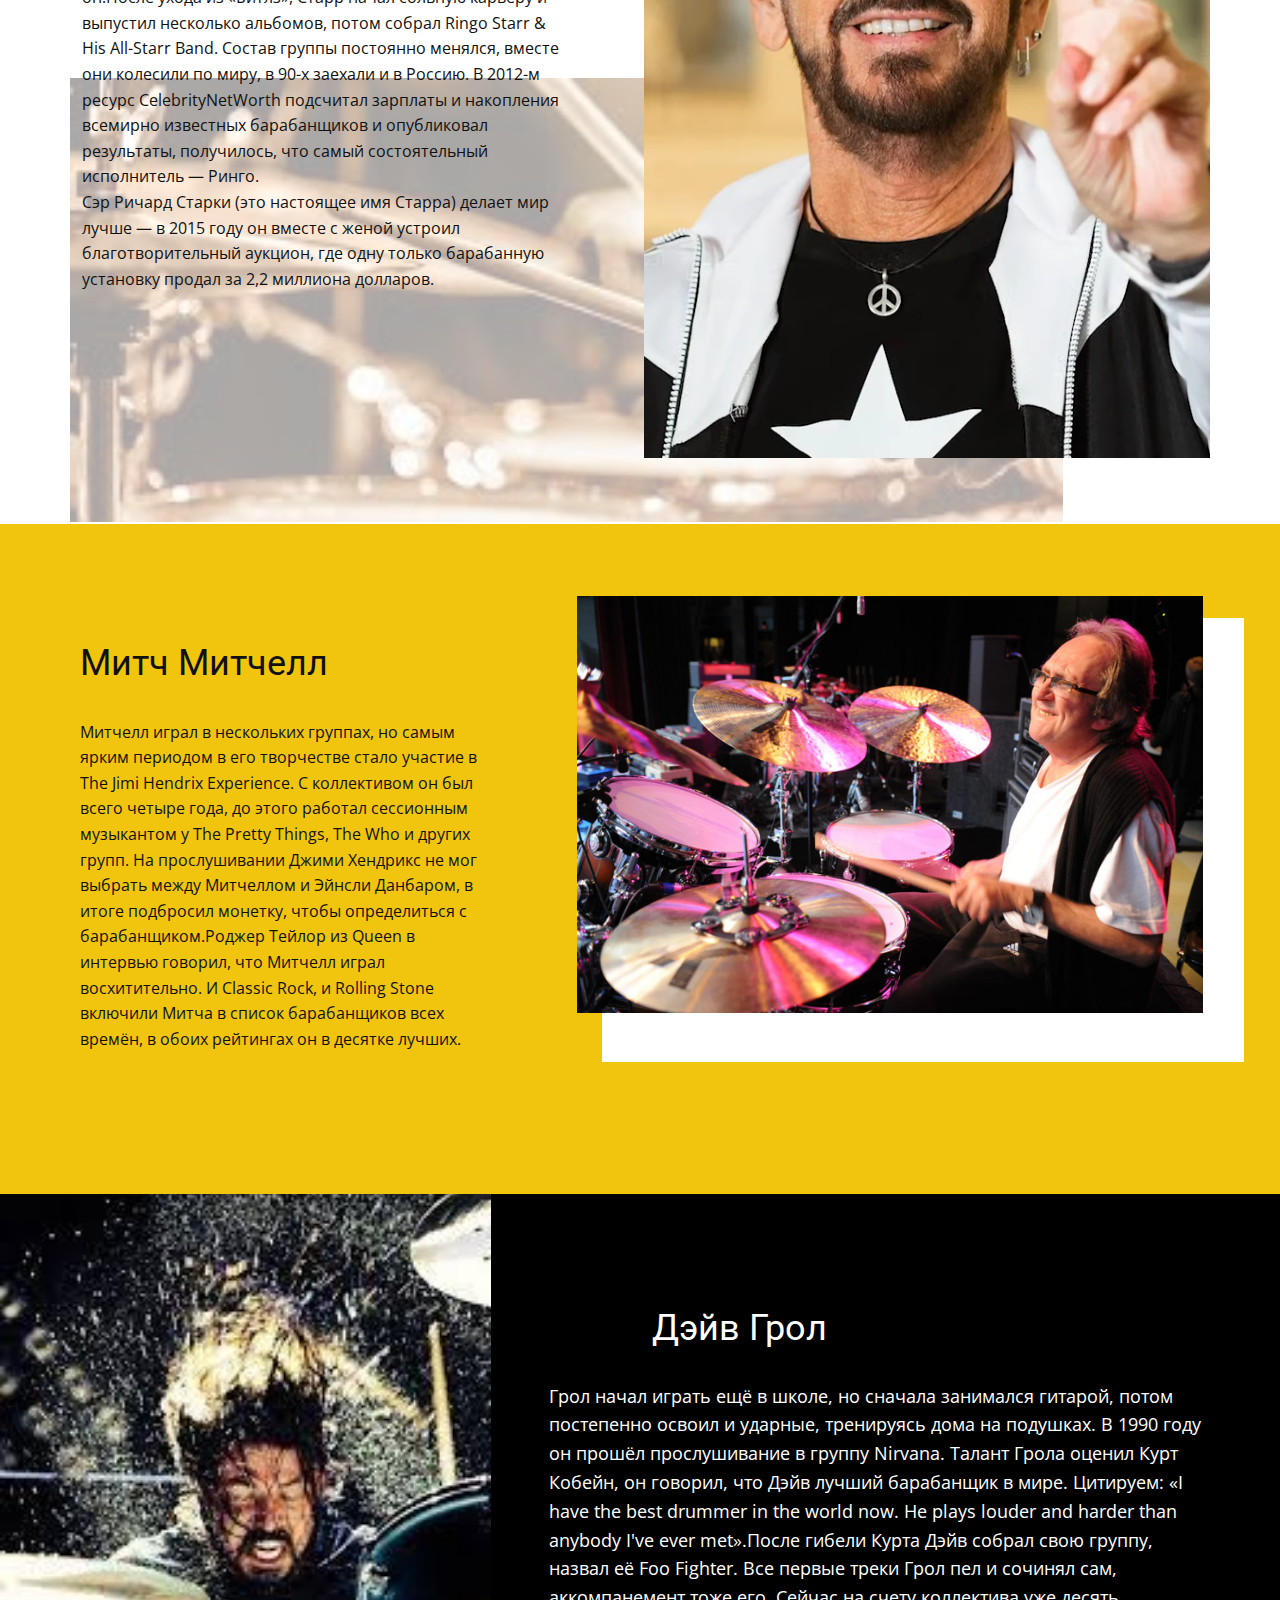
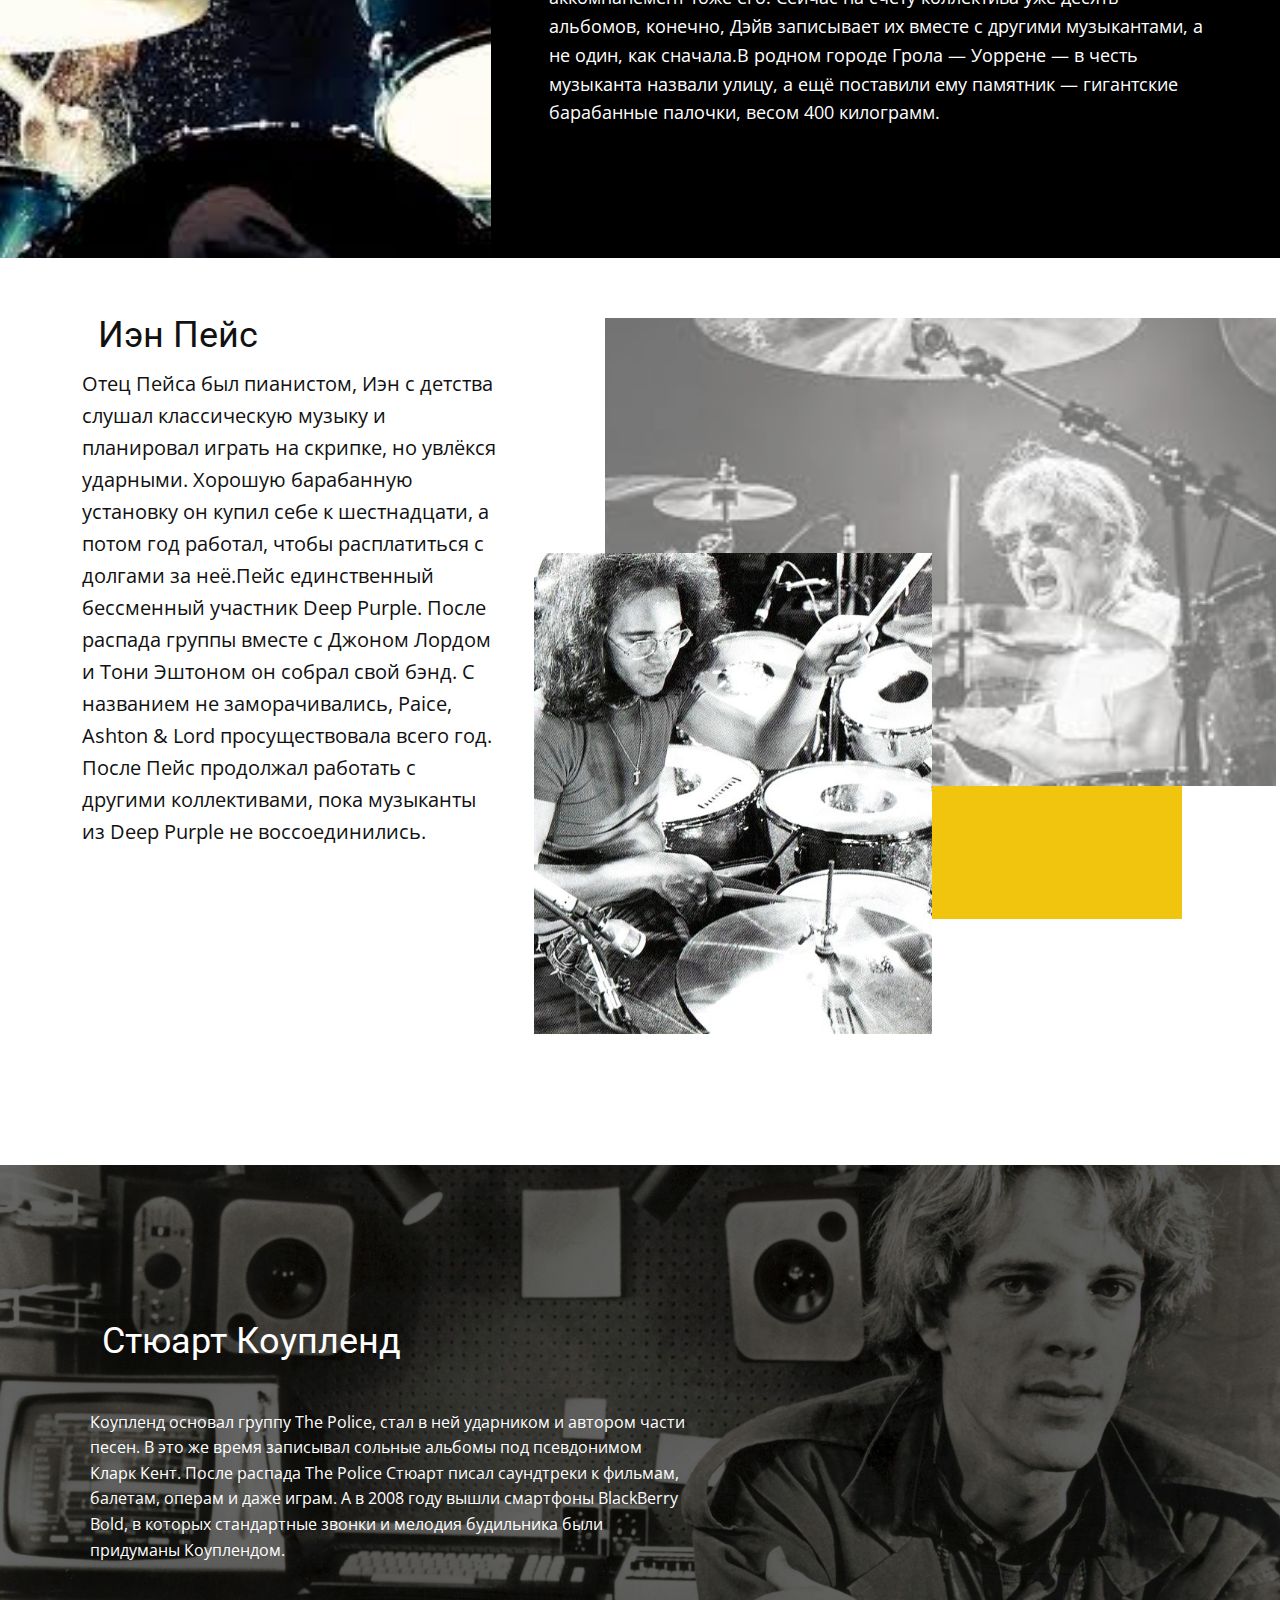
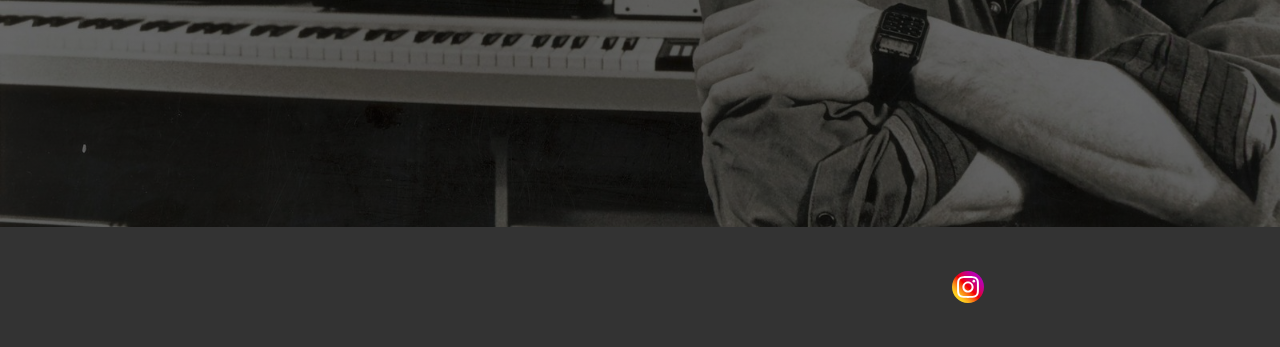
<file: 10-Величайших-барабанщиков.html>
<!DOCTYPE html>
<html style="font-size: 16px;">
  <head>
    <meta name="viewport" content="width=device-width, initial-scale=1.0">
    <meta charset="utf-8">
    <meta name="keywords" content="10 GreatestGuitar Playersof All Time, Steve Hackett, Jimmy Page, Happy Birthday, Jimmy Page, Carlos Santana, Oye como va">
    <meta name="description" content="">
    <meta name="page_type" content="np-template-header-footer-from-plugin">
    <title>10 Величайших барабанщиков</title>
    <link rel="stylesheet" href="nicepage.css" media="screen">
<link rel="stylesheet" href="10-Величайших-барабанщиков.css" media="screen">
    <script class="u-script" type="text/javascript" src="jquery.js" defer=""></script>
    <script class="u-script" type="text/javascript" src="nicepage.js" defer=""></script>
    <meta name="generator" content="Nicepage 3.30.2, nicepage.com">
    <link id="u-theme-google-font" rel="stylesheet" href="https://fonts.googleapis.com/css?family=Roboto:100,100i,300,300i,400,400i,500,500i,700,700i,900,900i|Open+Sans:300,300i,400,400i,600,600i,700,700i,800,800i">
    <link id="u-page-google-font" rel="stylesheet" href="https://fonts.googleapis.com/css?family=Roboto:100,100i,300,300i,400,400i,500,500i,700,700i,900,900i|Lobster:400|Raleway:100,100i,200,200i,300,300i,400,400i,500,500i,600,600i,700,700i,800,800i,900,900i">
    
    
    
    
    
    
    
    
    
    
    
    
    <script type="application/ld+json">{
		"@context": "http://schema.org",
		"@type": "Organization",
		"name": "Drummer",
		"sameAs": [
				"https://www.instagram.com/drum__mer_/"
		]
}</script>
    <meta name="theme-color" content="#478ac9">
    <meta property="og:title" content="10 Величайших барабанщиков">
    <meta property="og:type" content="website">
  </head>
  <body class="u-body u-overlap u-overlap-transparent u-white"><header class="u-clearfix u-header u-sticky u-sticky-e6dc" id="sec-2188" data-animation-name="" data-animation-duration="0" data-animation-delay="0" data-animation-direction=""><div class="u-clearfix u-sheet u-sheet-1">
        <h1 class="u-custom-font u-font-lobster u-text u-text-white u-text-1">Drummer</h1><span class="u-black u-icon u-icon-circle u-opacity u-opacity-75 u-spacing-15 u-text-white u-icon-1"><svg class="u-svg-link" preserveAspectRatio="xMidYMin slice" viewBox="0 0 64 64" style=""><use xmlns:xlink="http://www.w3.org/1999/xlink" xlink:href="#svg-9730"></use></svg><svg class="u-svg-content" viewBox="0 0 64 64" id="svg-9730"><g><path d="m60 47.184v-10.365c.417-.147.799-.376 1.107-.692.577-.561.893-1.316.893-2.127 0-1.654-1.346-3-3-3h-4v-19.381l6.5-3.753c.479-.276.643-.888.366-1.366-1.377-2.386-4.44-3.208-6.83-1.83l-2.598 1.5-.5-.866c-.276-.479-.89-.642-1.366-.366-.479.276-.643.888-.366 1.366l.5.866-2.598 1.5c-1.156.668-1.983 1.746-2.329 3.036s-.169 2.637.499 3.794c.133.229.352.397.607.466.085.023.172.034.259.034.174 0 .347-.045.5-.134l5.356-3.092v18.226h-8v-3h5c.553 0 1-.448 1-1s-.447-1-1-1h-1v-6h1c.553 0 1-.448 1-1s-.447-1-1-1h-16c-.553 0-1 .448-1 1s.447 1 1 1h1v6h-1c-.553 0-1 .448-1 1s.447 1 1 1h5v1.526c-2.138-.971-4.503-1.526-7-1.526s-4.862.555-7 1.526v-1.526h5c.553 0 1-.448 1-1s-.447-1-1-1h-1v-6h1c.553 0 1-.448 1-1s-.447-1-1-1h-16c-.553 0-1 .448-1 1s.447 1 1 1h1v6h-1c-.553 0-1 .448-1 1s.447 1 1 1h5v2h-8v-17.226l5.356 3.093c.154.088.327.133.5.133.087 0 .174-.011.259-.034.256-.068.475-.236.607-.466.668-1.157.845-2.504.499-3.794s-1.173-2.368-2.329-3.036l-2.598-1.5.5-.866c.276-.478.112-1.09-.366-1.366s-1.09-.112-1.366.366l-.5.866-2.598-1.5c-2.388-1.378-5.452-.557-6.83 1.83-.277.479-.113 1.09.366 1.367l6.5 3.752v18.381h-4c-.812 0-1.566.317-2.107.874-.577.56-.893 1.315-.893 2.126 0 1.302.839 2.402 2 2.816v6.365c-.418.147-.799.376-1.107.693-.577.56-.893 1.315-.893 2.126 0 1.654 1.346 3 3 3h4v7.649l-3.781 4.727c-.345.431-.274 1.061.156 1.405.434.347 1.062.276 1.406-.156l3.219-4.024 3.219 4.024c.198.247.488.375.782.375.219 0 .439-.072.624-.219.431-.345.501-.974.156-1.405l-3.781-4.727v-7.649h4.281c.438 2.443 1.39 4.706 2.754 6.67l-1.633 2.829c-.4.694-.507 1.503-.3 2.277s.704 1.421 1.397 1.821c.471.272.986.402 1.495.402 1.037 0 2.048-.538 2.604-1.5l.84-1.454c2.727 1.862 6.018 2.955 9.562 2.955s6.835-1.093 9.562-2.955l.84 1.455c.556.961 1.566 1.499 2.604 1.499.509 0 1.024-.129 1.495-.401.693-.4 1.19-1.047 1.397-1.822.207-.774.101-1.583-.3-2.276l-1.633-2.83c.372-.536.718-1.091 1.027-1.67h6.008v2.649l-3.781 4.727c-.345.431-.274 1.061.156 1.405.434.347 1.061.276 1.406-.156l3.219-4.024 3.219 4.024c.198.247.488.375.782.375.219 0 .439-.072.624-.219.431-.345.501-.974.156-1.405l-3.781-4.727v-2.649h4c.811 0 1.565-.317 2.107-.874.577-.56.893-1.315.893-2.126 0-1.302-.839-2.402-2-2.816zm-15-14.184h14c.552 0 1 .449 1 1 0 .267-.103.513-.306.712-.181.186-.427.288-.694.288h-13.283c-.232-.317-.465-.632-.717-.932zm-4-5h2v4.062c-.628-.535-1.298-1.017-2-1.458zm-20 0h2v2.604c-.702.44-1.372.923-2 1.458zm-5.949 18h-10.051c-.552 0-1-.449-1-1 0-.267.103-.513.307-.712.179-.186.426-.288.693-.288h10.051c-.02.333-.051.662-.051 1s.031.667.051 1zm-10.051-12c-.552 0-1-.449-1-1 0-.267.103-.513.307-.712.179-.186.426-.288.693-.288h14v2zm27 26c-8.271 0-15-6.729-15-15s6.729-15 15-15 15 6.729 15 15-6.729 15-15 15zm27.694-9.288c-.181.186-.427.288-.694.288h-11.114c.246-.649.453-1.316.619-2h10.495c.552 0 1 .449 1 1 0 .267-.103.513-.306.712z"></path><circle cx="36" cy="49" r="1"></circle><path d="m32 32c-7.168 0-13 5.832-13 13s5.832 13 13 13 13-5.832 13-13-5.832-13-13-13zm7 11v6c0 1.654-1.346 3-3 3s-3-1.346-3-3 1.346-3 3-3c.352 0 .686.072 1 .184v-2.184h-7v5c0 1.654-1.346 3-3 3s-3-1.346-3-3 1.346-3 3-3c.352 0 .686.072 1 .184v-3.184-4c0-.552.447-1 1-1h9c.553 0 1 .448 1 1z"></path><path d="m30 40h7v2h-7z"></path><circle cx="27" cy="49" r="1"></circle>
</g></svg></span>
        <nav class="u-dropdown-icon u-menu u-menu-dropdown u-offcanvas u-menu-1" data-submenu-level="on-click" data-position="" data-responsive-from="XL">
          <div class="menu-collapse u-custom-font u-font-raleway" style="font-size: 1.25rem; letter-spacing: 0px; font-weight: 700;">
            <a class="u-button-style u-custom-active-color u-custom-border u-custom-border-color u-custom-color u-custom-hover-color u-custom-left-right-menu-spacing u-custom-padding-bottom u-custom-text-active-color u-custom-text-color u-custom-text-hover-color u-custom-top-bottom-menu-spacing u-nav-link u-text-active-palette-1-base u-text-hover-palette-2-base u-white" href="#" style="padding: 4px 0px; font-size: calc(1em + 8px); background-image: none;">
              <svg><use xmlns:xlink="http://www.w3.org/1999/xlink" xlink:href="#menu-hamburger"></use></svg>
              <svg version="1.1" xmlns="http://www.w3.org/2000/svg" xmlns:xlink="http://www.w3.org/1999/xlink"><defs><symbol id="menu-hamburger" viewBox="0 0 16 16" style="width: 16px; height: 16px;"><rect y="1" width="16" height="2"></rect><rect y="7" width="16" height="2"></rect><rect y="13" width="16" height="2"></rect>
</symbol>
</defs></svg>
            </a>
          </div>
          <div class="u-custom-menu u-nav-container">
            <ul class="u-custom-font u-font-raleway u-nav u-spacing-2 u-unstyled u-nav-1"><li class="u-nav-item"><a class="u-active-white u-button-style u-hover-white u-nav-link u-text-active-grey-90 u-text-body-alt-color u-text-hover-grey-90" href="Главная.html" style="padding: 10px 20px;">Главная</a>
</li><li class="u-nav-item"><a class="u-active-white u-button-style u-hover-white u-nav-link u-text-active-grey-90 u-text-body-alt-color u-text-hover-grey-90" href="Интересные-статьи--.html" style="padding: 10px 20px;">Интересные статьи </a><div class="u-nav-popup"><ul class="u-h-spacing-20 u-nav u-unstyled u-v-spacing-10 u-nav-2"><li class="u-nav-item"><a class="u-button-style u-nav-link u-white" href="10-Величайших-барабанщиков.html">10 Великих барабанщиков</a>
</li><li class="u-nav-item"><a class="u-button-style u-nav-link u-white" href="Барабанная-установка.html">Барабанная установка</a>
</li><li class="u-nav-item"><a class="u-button-style u-nav-link u-white" href="Строение-палочки.html">Строение палочки</a>
</li><li class="u-nav-item"><a class="u-button-style u-nav-link u-white" href="Как-выбрать-палочки.html">Как выбрать палочки?</a>
</li><li class="u-nav-item"><a class="u-button-style u-nav-link u-white" href="Советы.html">Советы и ошибки начинающих</a>
</li></ul>
</div>
</li><li class="u-nav-item"><a class="u-active-white u-button-style u-hover-white u-nav-link u-text-active-grey-90 u-text-body-alt-color u-text-hover-grey-90" style="padding: 10px 20px;">Уроки</a><div class="u-nav-popup"><ul class="u-h-spacing-20 u-nav u-unstyled u-v-spacing-10 u-nav-3"><li class="u-nav-item"><a class="u-button-style u-nav-link u-white" href="1-урок.html">1 урок</a>
</li><li class="u-nav-item"><a class="u-button-style u-nav-link u-white" href="2-урок.html">2 урок</a>
</li><li class="u-nav-item"><a class="u-button-style u-nav-link u-white" href="3-урок.html">3 урок</a>
</li><li class="u-nav-item"><a class="u-button-style u-nav-link u-white" href="4-урок.html">4 урок</a>
</li><li class="u-nav-item"><a class="u-button-style u-nav-link u-white" href="5-урок.html">5 урок</a>
</li></ul>
</div>
</li></ul>
          </div>
          <div class="u-custom-menu u-nav-container-collapse">
            <div class="u-black u-container-style u-inner-container-layout u-opacity u-opacity-95 u-sidenav u-sidenav-1" data-offcanvas-width="510">
              <div class="u-inner-container-layout u-sidenav-overflow">
                <div class="u-menu-close u-menu-close-1"></div>
                <ul class="u-align-center u-nav u-popupmenu-items u-spacing-16 u-unstyled u-nav-4"><li class="u-nav-item"><a class="u-button-style u-nav-link" href="Главная.html" style="padding: 10px 20px;">Главная</a>
</li><li class="u-nav-item"><a class="u-button-style u-nav-link" href="Интересные-статьи--.html" style="padding: 10px 20px;">Интересные статьи </a><div class="u-nav-popup"><ul class="u-h-spacing-20 u-nav u-unstyled u-v-spacing-10 u-nav-5"><li class="u-nav-item"><a class="u-button-style u-nav-link" href="10-Величайших-барабанщиков.html">10 Великих барабанщиков</a>
</li><li class="u-nav-item"><a class="u-button-style u-nav-link" href="Барабанная-установка.html">Барабанная установка</a>
</li><li class="u-nav-item"><a class="u-button-style u-nav-link" href="Строение-палочки.html">Строение палочки</a>
</li><li class="u-nav-item"><a class="u-button-style u-nav-link" href="Как-выбрать-палочки.html">Как выбрать палочки?</a>
</li><li class="u-nav-item"><a class="u-button-style u-nav-link" href="Советы.html">Советы и ошибки начинающих</a>
</li></ul>
</div>
</li><li class="u-nav-item"><a class="u-button-style u-nav-link" style="padding: 10px 20px;">Уроки</a><div class="u-nav-popup"><ul class="u-h-spacing-20 u-nav u-unstyled u-v-spacing-10 u-nav-6"><li class="u-nav-item"><a class="u-button-style u-nav-link" href="1-урок.html">1 урок</a>
</li><li class="u-nav-item"><a class="u-button-style u-nav-link" href="2-урок.html">2 урок</a>
</li><li class="u-nav-item"><a class="u-button-style u-nav-link" href="3-урок.html">3 урок</a>
</li><li class="u-nav-item"><a class="u-button-style u-nav-link" href="4-урок.html">4 урок</a>
</li><li class="u-nav-item"><a class="u-button-style u-nav-link" href="5-урок.html">5 урок</a>
</li></ul>
</div>
</li></ul>
              </div>
            </div>
            <div class="u-black u-menu-overlay u-opacity u-opacity-65"></div>
          </div>
        </nav>
      </div></header> 
    <section class="u-clearfix u-grey-5 u-section-1" id="sec-018e">
      <div class="u-clearfix u-sheet u-sheet-1">
        <div class="u-palette-3-base u-preserve-proportions u-shape u-shape-rectangle u-shape-1"></div>
        <img src="images/licensed-image.jpg" alt="" class="u-image u-image-default u-image-1" data-image-width="1380" data-image-height="2048">
        <div class="u-container-style u-expanded-width-sm u-expanded-width-xs u-group u-group-1">
          <div class="u-container-layout u-container-layout-1">
            <h1 class="u-text u-title u-text-1">10 Величайших Барабанщиков в Истории</h1>
          </div>
        </div>
      </div>
    </section>
    <section class="u-clearfix u-image u-shading u-section-2" id="sec-93e4" data-image-width="1470" data-image-height="980">
      <div class="u-clearfix u-sheet u-sheet-1">
        <div class="u-container-style u-group u-group-1">
          <div class="u-container-layout u-container-layout-1">
            <div class="u-border-3 u-border-palette-3-base u-line u-line-horizontal u-line-1"></div>
            <h1 class="u-align-left u-custom-font u-font-roboto u-text u-text-1">Джон Бонэм</h1>
            <p class="u-text u-text-body-alt-color u-text-2"><i></i>Джон Бонэм был настолько шикарен, что уже в пять лет сам собрал нечто похожее на барабанную установку из кофейных банок и коробок и пробовал на этом играть. Настоящие барабаны он получил только в пятнадцать. Бонэм играл в Led Zeppelin под псевдонимом Бонзо, именно после его смерти в 1980-м группа распалась. Журнал Classic Rock в 2005 году включил Бонэма в список лучших рок-барабанщиков всех времён, Джон на первой строчке. Согласны с коллегами и в издании Rolling Stone, их рейтинг лучших барабанщиков тоже возглавил Бонзо. При этом издание проводило опрос среди читателей и через несколько лет делало свою подборку с мнением редакторов — в обоих случаях Джон занимал первые места.
            </p>
          </div>
        </div>
      </div>
    </section>
    <section class="u-clearfix u-section-3" id="sec-7024">
      <div class="u-clearfix u-sheet u-sheet-1">
        <img src="images/moon03.jpg" alt="" class="u-expanded-width-sm u-expanded-width-xs u-image u-image-default u-opacity u-opacity-35 u-image-1" data-image-width="624" data-image-height="420">
        <div class="u-clearfix u-expanded-width-xs u-gutter-8 u-layout-wrap u-layout-wrap-1">
          <div class="u-gutter-0 u-layout">
            <div class="u-layout-row">
              <div class="u-container-style u-image u-layout-cell u-size-37 u-image-2" data-image-width="630" data-image-height="473">
                <div class="u-container-layout"></div>
              </div>
              <div class="u-container-style u-layout-cell u-left-cell u-size-23 u-layout-cell-2">
                <div class="u-container-layout u-container-layout-2">
                  <h3 class="u-text u-text-1">Кит Мун</h3>
                  <div class="u-border-3 u-border-palette-3-base u-line u-line-horizontal u-line-1"></div>
                  <p class="u-text u-text-2">Барабанщик рок-группы The Who знаменит не только своей игрой, но и безумием, которое он творил. Мун выкидывал технику из окон, ломал инструменты во время концертов и взрывал унитазы в гостиницах. Кит буйствовал настолько часто, что некоторые отели отказывались заселять The Who. Барабанную установку Муна перед концертом прибивали к полу, чтобы она оставалась на месте во время его игры, но это не мешало Киту разбивать инструменты на концерте. А однажды во время выступления на американском шоу Мун подорвал барабаны, не предупредив об этом других исполнителей, к счастью, обошлось без серьёзных травм. Музыкальный канал VH1 потом включил эту историю в список величайших рок-н-ролльных моментов на телевидении.<br>Образ жизни Кита не отменил его музыкальных заслуг — Мун в первой тройке списка лучших барабанщиков всех времён по версии изданий Classic Rock и Rolling Stone, вместе со всей группой он включён в «Зал и музей славы рок-н-ролла» в Кливленде.
                  </p>
                </div>
              </div>
            </div>
          </div>
        </div>
      </div>
    </section>
    <section class="u-clearfix u-section-4" id="sec-e487">
      <div class="u-clearfix u-sheet u-sheet-1">
        <div class="u-clearfix u-expanded-width u-gutter-10 u-layout-wrap u-layout-wrap-1">
          <div class="u-gutter-0 u-layout">
            <div class="u-layout-row">
              <div class="u-size-30">
                <div class="u-layout-col">
                  <div class="u-container-style u-image u-layout-cell u-left-cell u-size-60 u-image-1" data-image-width="585" data-image-height="600">
                    <div class="u-container-layout">
                      <div class="u-palette-3-base u-shape u-shape-rectangle u-shape-1"></div>
                    </div>
                  </div>
                </div>
              </div>
              <div class="u-size-30">
                <div class="u-layout-col">
                  <div class="u-container-style u-layout-cell u-right-cell u-size-60 u-layout-cell-2">
                    <div class="u-container-layout u-container-layout-2">
                      <h2 class="u-text u-text-1">Джинджер Бейкер</h2>
                      <p class="u-text u-text-2">А на самом деле Питер Бейкер — рыжий барабанщик группы Cream, отсюда и прозвище. Джинджер был новатором — одним из первых рок-музыкантов начал использовать два басовых барабана в установке. Он часто переезжал, пересёк Сахару и работал на оливковой ферме в Италии, четырежды был в браке.В 70-х Бейкер отправился в Нигерию и открыл там звукозаписывающую студию, существовала она недолго, но Пол Маккартни успел записать там знаменитый альбом Band on the Run.<br>О Джинджере сняли документальный фильм «Опасайтесь мистера Бейкера», он вышел в 2012-м, а до этого музыкант написал книгу, которую назвал «Восставший из ада. Автобиография самого знаменитого в мире барабанщика» — вот так, без лишней скромности.<br>
                      </p>
                    </div>
                  </div>
                </div>
              </div>
            </div>
          </div>
        </div>
      </div>
    </section>
    <section class="u-clearfix u-section-5" id="carousel_33dd">
      <div class="u-clearfix u-sheet u-sheet-1">
        <img src="images/5c8efb86-e2ce-aa8c-0f81-b91cb3f97203.jpg" alt="" class="u-expanded-width-sm u-expanded-width-xs u-image u-image-default u-opacity u-opacity-55 u-image-1" data-image-width="1020" data-image-height="625">
        <div class="u-container-style u-group u-group-1">
          <div class="u-container-layout u-container-layout-1">
            <h2 class="u-text u-text-1">Нил Пирт</h2>
            <p class="u-text u-text-2"> Пирт играл в группе Rush и писал для них песни. Сначала он вдохновлялся музыкой Кита Муна и Джона Бонэма, но потом нашёл свой путь.Читатели журнала Modern Drummer включили Пирта в «Зал славы современных барабанщиков» ещё в 1983 году — он стал самым молодым из музыкантов в этом списке. Classic Rock и Rolling Stone солидарны в отношении Пирта — Нил на четвёртом месте в рейтинге обоих изданий.</p>
            <img src="images/neil-peart-rush-drummer-retired.jpg" alt="" class="u-image u-image-default u-image-2" data-image-width="1366" data-image-height="768">
          </div>
        </div>
      </div>
    </section>
    <section class="u-clearfix u-palette-1-dark-3 u-section-6" id="sec-8657">
      <div class="u-clearfix u-expanded-width u-layout-wrap u-layout-wrap-1">
        <div class="u-layout">
          <div class="u-layout-row">
            <div class="u-container-style u-image u-layout-cell u-left-cell u-size-30 u-image-1" data-image-width="600" data-image-height="600">
              <div class="u-container-layout"></div>
            </div>
            <div class="u-container-style u-custom-color-3 u-layout-cell u-right-cell u-size-30 u-layout-cell-2">
              <div class="u-container-layout u-container-layout-2">
                <h2 class="u-text u-text-1">Хэл Блейн</h2>
                <p class="u-text u-text-2">Легендарный студийный барабанщик, используемый музыкальным продюсером Филом Спектором практически на всех своих знаменитых постановках Philles' Records «Wall of Sound». Он был барабанщиком на таких классиках, как «Da Doo Ron Ron» The Crystals, «Uptown» и «He's a Rebel». Вероятно, самым большим хитовым рекордом, над которым он работал, был продаваемый миллион The Ronettes «Be My Baby» с 1963 года, со знаменитым «bump, bump, bump, BOOM!» барабанная линия дважды повторялась в самом начале песни.<br>
                </p>
              </div>
            </div>
          </div>
        </div>
      </div>
    </section>
    <section class="u-clearfix u-section-7" id="carousel_74ee">
      <div class="u-clearfix u-sheet u-sheet-1">
        <img src="images/images1.jpg" alt="" class="u-expanded-width-md u-expanded-width-sm u-expanded-width-xs u-image u-image-default u-opacity u-opacity-35 u-image-1" data-image-width="300" data-image-height="168">
        <div class="u-clearfix u-gutter-8 u-layout-wrap u-layout-wrap-1">
          <div class="u-gutter-0 u-layout">
            <div class="u-layout-row">
              <div class="u-align-left u-container-style u-layout-cell u-size-30 u-layout-cell-1">
                <div class="u-container-layout u-valign-middle-sm u-valign-middle-xs u-container-layout-1">
                  <h3 class="u-text u-text-1">Ринго Старрр</h3>
                  <p class="u-text u-text-2"> Ударник The Beatles, у него, как и у других участников группы есть «Оскар» за саундтрек к фильму «Пусть будет так», звезда на Голливудской «Аллее славы», орден Британской империи, а с 2018-го и приставка «сэр» к имени, которая появилась вместе со званием «рыцаря-бакалавра», а ещё в его честь назвали малую планету. Ринго редко исполнял песни и не писал тексты, но в знаменитой Yellow Submarine пел именно он.После ухода из «Битлз», Старр начал сольную карьеру и выпустил несколько альбомов, потом собрал Ringo Starr &amp; His All-Starr Band. Состав группы постоянно менялся, вместе они колесили по миру, в 90-х заехали и в Россию. В 2012-м ресурс CelebrityNetWorth подсчитал зарплаты и накопления всемирно известных барабанщиков и опубликовал результаты, получилось, что самый состоятельный исполнитель — Ринго.<br>Сэр Ричард Старки (это настоящее имя Старра) делает мир лучше — в 2015 году он вместе с женой устроил благотворительный аукцион, где одну только барабанную установку продал за 2,2 миллиона долларов.
                  </p>
                </div>
              </div>
              <div class="u-container-style u-image u-layout-cell u-size-30 u-image-2" data-image-width="635" data-image-height="780">
                <div class="u-container-layout"></div>
              </div>
            </div>
          </div>
        </div>
      </div>
    </section>
    <section class="u-clearfix u-palette-3-base u-section-8" id="carousel_b7ff">
      <div class="u-clearfix u-expanded-width u-layout-wrap u-layout-wrap-1">
        <div class="u-layout">
          <div class="u-layout-row">
            <div class="u-container-style u-layout-cell u-right-cell u-size-25 u-layout-cell-1">
              <div class="u-container-layout u-container-layout-1">
                <h2 class="u-text u-text-1">Митч Митчелл</h2>
                <p class="u-text u-text-2">Митчелл играл в нескольких группах, но самым ярким периодом в его творчестве стало участие в The Jimi Hendrix Experience. С коллективом он был всего четыре года, до этого работал сессионным музыкантом у The Pretty Things, The Who и других групп. На прослушивании Джими Хендрикс не мог выбрать между Митчеллом и Эйнсли Данбаром, в итоге подбросил монетку, чтобы определиться с барабанщиком.Роджер Тейлор из Queen в интервью говорил, что Митчелл играл восхитительно. И Classic Rock, и Rolling Stone включили Митча в список барабанщиков всех времён, в обоих рейтингах он в десятке лучших.</p>
              </div>
            </div>
            <div class="u-container-style u-layout-cell u-left-cell u-size-35 u-layout-cell-2">
              <div class="u-container-layout">
                <div class="u-shape u-shape-rectangle u-white u-shape-1"></div>
                <img class="u-image u-image-1" src="images/65203580-94cf-0ee7-1335-d4529a95501c.jpg" data-image-width="730" data-image-height="486">
              </div>
            </div>
          </div>
        </div>
      </div>
    </section>
    <section class="u-clearfix u-palette-1-dark-3 u-section-9" id="carousel_4b32">
      <div class="u-clearfix u-expanded-width u-layout-wrap u-layout-wrap-1">
        <div class="u-layout">
          <div class="u-layout-row">
            <div class="u-container-style u-image u-layout-cell u-left-cell u-size-23 u-image-1" data-image-width="189" data-image-height="267">
              <div class="u-container-layout"></div>
            </div>
            <div class="u-black u-container-style u-layout-cell u-right-cell u-size-37 u-layout-cell-2">
              <div class="u-container-layout u-container-layout-2">
                <h2 class="u-text u-text-1">Дэйв Грол</h2>
                <p class="u-text u-text-2"> Грол начал играть ещё в школе, но сначала занимался гитарой, потом постепенно освоил и ударные, тренируясь дома на подушках. В 1990 году он прошёл прослушивание в группу Nirvana. Талант Грола оценил Курт Кобейн, он говорил, что Дэйв лучший барабанщик в мире. Цитируем: «I have the best drummer in the world now. He plays louder and harder than anybody I've ever met».После гибели Курта Дэйв собрал свою группу, назвал её Foo Fighter. Все первые треки Грол пел и сочинял сам, аккомпанемент тоже его. Сейчас на счету коллектива уже десять альбомов, конечно, Дэйв записывает их вместе с другими музыкантами, а не один, как сначала.В родном городе Грола — Уоррене — в честь музыканта назвали улицу, а ещё поставили ему памятник — гигантские барабанные палочки, весом 400 килограмм.</p>
              </div>
            </div>
          </div>
        </div>
      </div>
    </section>
    <section class="u-clearfix u-section-10" id="carousel_156d">
      <div class="u-clearfix u-sheet u-sheet-1">
        <div class="u-palette-3-base u-shape u-shape-rectangle u-shape-1"></div>
        <img src="images/b32d0a58-fa2f-516e-f651-b64160b131c3.jpg" alt="" class="u-expanded-width-sm u-expanded-width-xs u-image u-image-default u-opacity u-opacity-55 u-image-1" data-image-width="301" data-image-height="167">
        <div class="u-container-style u-group u-group-1">
          <div class="u-container-layout u-container-layout-1">
            <h2 class="u-text u-text-1">Иэн Пейс</h2>
            <p class="u-text u-text-2">Отец Пейса был пианистом, Иэн с детства слушал классическую музыку и планировал играть на скрипке, но увлёкся ударными. Хорошую барабанную установку он купил себе к шестнадцати, а потом год работал, чтобы расплатиться с долгами за неё.Пейс единственный бессменный участник Deep Purple. После распада группы вместе с Джоном Лордом и Тони Эштоном он собрал свой бэнд. С названием не заморачивались, Paice, Ashton &amp; Lord просуществовала всего год. После Пейс продолжал работать с другими коллективами, пока музыканты из Deep Purple не воссоединились.</p>
          </div>
        </div>
        <img src="images/111cc39b-686e-41d2-1127-0b9cdcd72f68.png" alt="" class="u-image u-image-default u-image-2" data-image-width="755" data-image-height="644">
      </div>
    </section>
    <section class="u-clearfix u-image u-shading u-section-11" id="carousel_27e7" data-image-width="2834" data-image-height="1884">
      <div class="u-clearfix u-sheet u-sheet-1">
        <div class="u-container-style u-group u-group-1">
          <div class="u-container-layout u-container-layout-1">
            <h2 class="u-text u-text-body-alt-color u-text-1">Стюарт Коупленд</h2>
            <p class="u-text u-text-body-alt-color u-text-2"> Коупленд основал группу The Police, стал в ней ударником и автором части песен. В это же время записывал сольные альбомы под псевдонимом Кларк Кент. После распада The Police Стюарт писал саундтреки к фильмам, балетам, операм и даже играм. А в 2008 году вышли смартфоны BlackBerry Bold, в которых стандартные звонки и мелодия будильника были придуманы Коуплендом.</p>
          </div>
        </div>
      </div>
    </section>
    
    
    <footer class="u-clearfix u-footer u-grey-80" id="sec-6d0f"><div class="u-clearfix u-sheet u-valign-middle u-sheet-1">
        <div class="u-align-left u-social-icons u-spacing-10 u-social-icons-1">
          <a class="u-social-url" title="instagram" target="_blank" href="https://www.instagram.com/drum__mer_/"><span class="u-icon u-social-icon u-social-instagram u-icon-1"><svg class="u-svg-link" preserveAspectRatio="xMidYMin slice" viewBox="0 0 1000 1000" style=""><use xmlns:xlink="http://www.w3.org/1999/xlink" xlink:href="#svg-c63b"></use></svg><svg class="u-svg-content" viewBox="0 0 1000 1000" id="svg-c63b" style="enable-background:new 0 0 1000 1000;"><style type="text/css"> .st0{fill:url(#SVGID_1_);}
	.st1{fill:currentColor;} </style><linearGradient gradientUnits="userSpaceOnUse" id="SVGID_1_" x1="146.4465" x2="853.5535" y1="853.5535" y2="146.4465"><stop offset="0" style="stop-color:#FFD521"></stop><stop offset="5.510481e-02" style="stop-color:#FFD020"></stop><stop offset="0.1241" style="stop-color:#FEC01E"></stop><stop offset="0.2004" style="stop-color:#FCA71B"></stop><stop offset="0.2821" style="stop-color:#FA8316"></stop><stop offset="0.3681" style="stop-color:#F85510"></stop><stop offset="0.4563" style="stop-color:#F51E09"></stop><stop offset="0.5" style="stop-color:#F30005"></stop><stop offset="0.5035" style="stop-color:#F20007"></stop><stop offset="0.5966" style="stop-color:#E1003B"></stop><stop offset="0.6879" style="stop-color:#D30067"></stop><stop offset="0.7757" style="stop-color:#C70088"></stop><stop offset="0.8589" style="stop-color:#BF00A0"></stop><stop offset="0.9357" style="stop-color:#BB00AF"></stop><stop offset="1" style="stop-color:#B900B4"></stop>
</linearGradient><path class="st0" d="M500,1000L500,1000C223.9,1000,0,776.1,0,500v0C0,223.9,223.9,0,500,0h0c276.1,0,500,223.9,500,500v0  C1000,776.1,776.1,1000,500,1000z"></path><g><path class="st1" d="M500,220.2c91.1,0,101.9,0.3,137.9,2c33.3,1.5,51.4,7.1,63.4,11.8c15.9,6.2,27.3,13.6,39.2,25.5   c11.9,11.9,19.3,23.3,25.5,39.2c4.7,12,10.2,30.1,11.8,63.4c1.6,36,2,46.8,2,137.9s-0.3,101.9-2,137.9   c-1.5,33.3-7.1,51.4-11.8,63.4c-6.2,15.9-13.6,27.3-25.5,39.2c-11.9,11.9-23.3,19.3-39.2,25.5c-12,4.7-30.1,10.2-63.4,11.8   c-36,1.6-46.8,2-137.9,2s-101.9-0.3-137.9-2c-33.3-1.5-51.4-7.1-63.4-11.8c-15.9-6.2-27.3-13.6-39.2-25.5   c-11.9-11.9-19.3-23.3-25.5-39.2c-4.7-12-10.2-30.1-11.8-63.4c-1.6-36-2-46.8-2-137.9s0.3-101.9,2-137.9   c1.5-33.3,7.1-51.4,11.8-63.4c6.2-15.9,13.6-27.3,25.5-39.2c11.9-11.9,23.3-19.3,39.2-25.5c12-4.7,30.1-10.2,63.4-11.8   C398.1,220.5,408.9,220.2,500,220.2 M500,158.7c-92.7,0-104.3,0.4-140.7,2.1c-36.3,1.7-61.1,7.4-82.9,15.9   C254,185.3,234.9,197,216,216c-19,19-30.6,38-39.4,60.5c-8.4,21.7-14.2,46.5-15.9,82.9c-1.7,36.4-2.1,48-2.1,140.7   c0,92.7,0.4,104.3,2.1,140.7c1.7,36.3,7.4,61.1,15.9,82.9C185.3,746,197,765.1,216,784c19,19,38,30.6,60.5,39.4   c21.7,8.4,46.5,14.2,82.9,15.9c36.4,1.7,48,2.1,140.7,2.1s104.3-0.4,140.7-2.1c36.3-1.7,61.1-7.4,82.9-15.9   C746,814.7,765.1,803,784,784c19-19,30.6-38,39.4-60.5c8.4-21.7,14.2-46.5,15.9-82.9c1.7-36.4,2.1-48,2.1-140.7   s-0.4-104.3-2.1-140.7c-1.7-36.3-7.4-61.1-15.9-82.9C814.7,254,803,234.9,784,216c-19-19-38-30.6-60.5-39.4   c-21.7-8.4-46.5-14.2-82.9-15.9C604.3,159.1,592.7,158.7,500,158.7L500,158.7z"></path><path class="st1" d="M500,324.7c-96.8,0-175.3,78.5-175.3,175.3S403.2,675.3,500,675.3S675.3,596.8,675.3,500   S596.8,324.7,500,324.7z M500,613.8c-62.8,0-113.8-50.9-113.8-113.8S437.2,386.2,500,386.2c62.8,0,113.8,50.9,113.8,113.8   S562.8,613.8,500,613.8z"></path><circle class="st1" cx="682.2" cy="317.8" r="41"></circle>
</g></svg></span>
          </a>
        </div>
      </div></footer>
  
  </body>
</html>
</file>
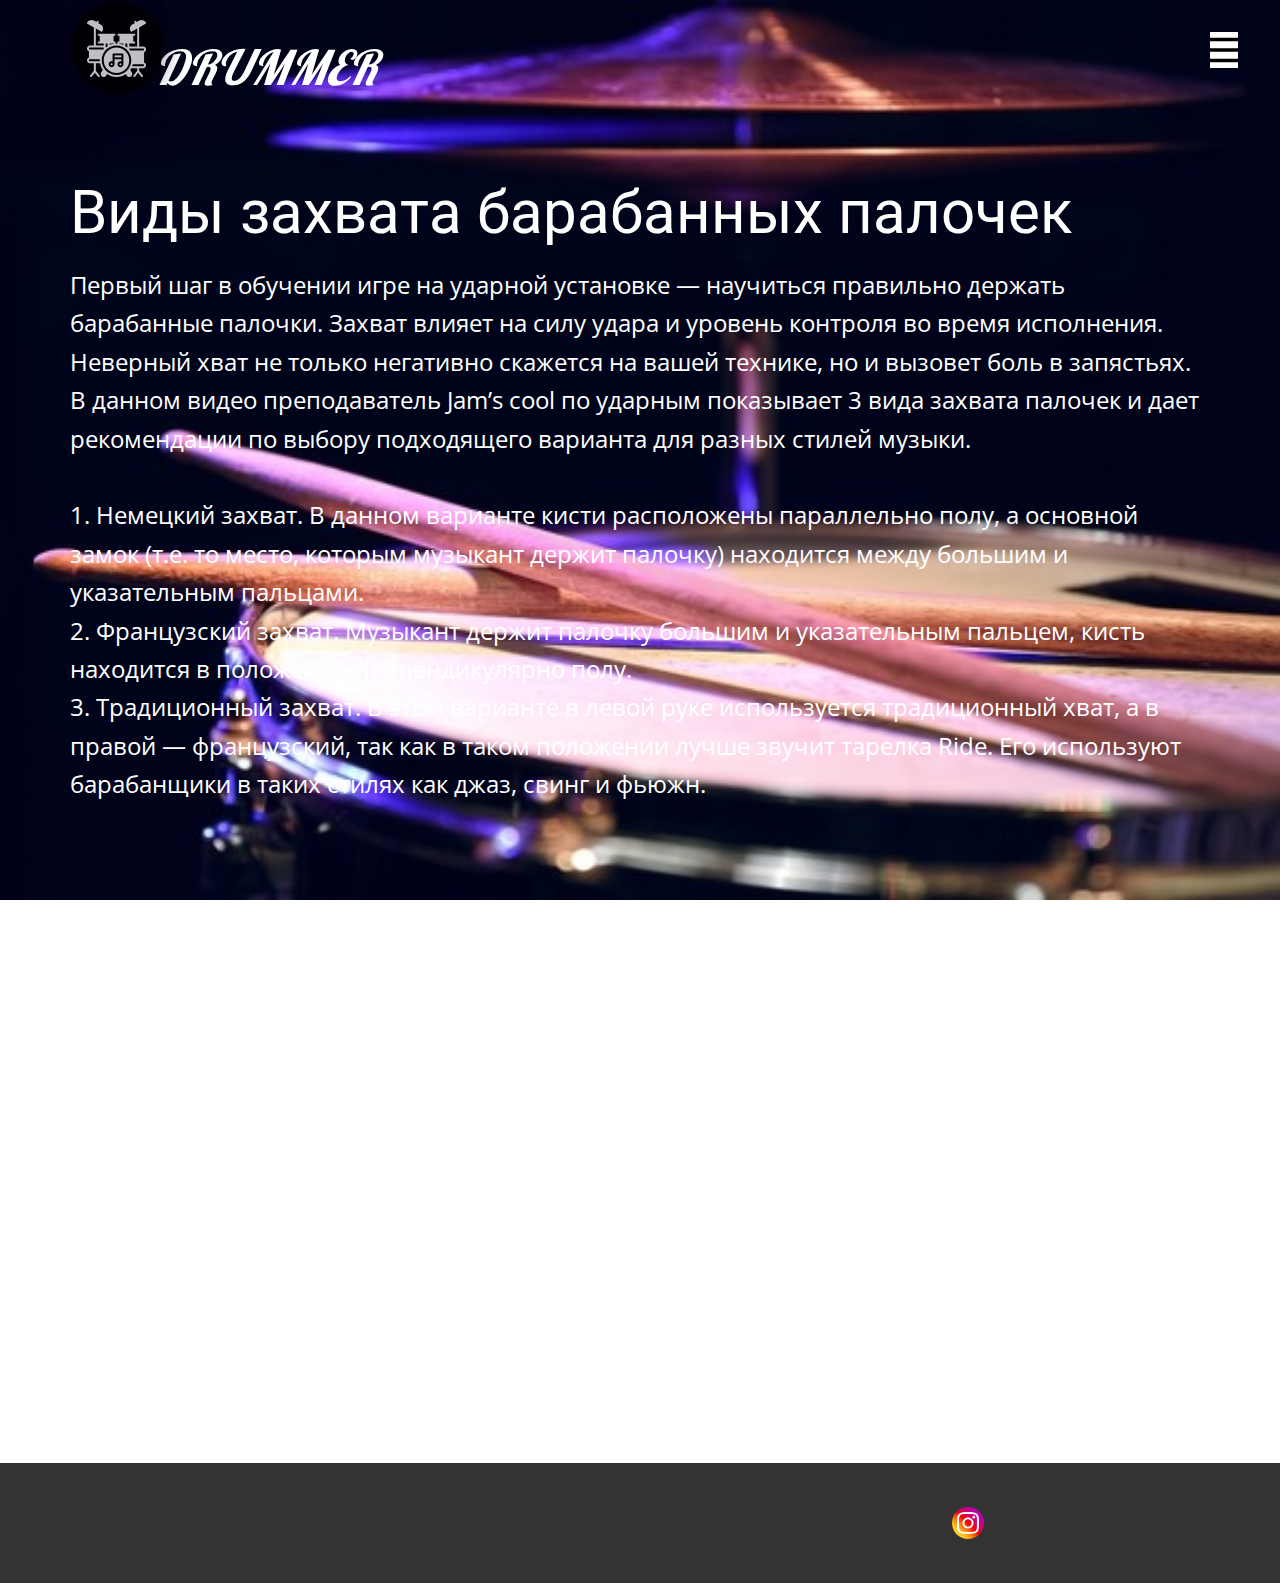
<file: 2-урок.html>
<!DOCTYPE html>
<html style="font-size: 16px;">
  <head>
    <meta name="viewport" content="width=device-width, initial-scale=1.0">
    <meta charset="utf-8">
    <meta name="keywords" content="Drummer">
    <meta name="description" content="">
    <meta name="page_type" content="np-template-header-footer-from-plugin">
    <title>2 урок</title>
    <link rel="stylesheet" href="nicepage.css" media="screen">
<link rel="stylesheet" href="2-урок.css" media="screen">
    <script class="u-script" type="text/javascript" src="jquery.js" defer=""></script>
    <script class="u-script" type="text/javascript" src="nicepage.js" defer=""></script>
    <meta name="generator" content="Nicepage 3.30.2, nicepage.com">
    <link id="u-theme-google-font" rel="stylesheet" href="https://fonts.googleapis.com/css?family=Roboto:100,100i,300,300i,400,400i,500,500i,700,700i,900,900i|Open+Sans:300,300i,400,400i,600,600i,700,700i,800,800i">
    <link id="u-page-google-font" rel="stylesheet" href="https://fonts.googleapis.com/css?family=Lobster:400|Raleway:100,100i,200,200i,300,300i,400,400i,500,500i,600,600i,700,700i,800,800i,900,900i">
    
    
    
    <script type="application/ld+json">{
		"@context": "http://schema.org",
		"@type": "Organization",
		"name": "Drummer",
		"sameAs": [
				"https://www.instagram.com/drum__mer_/"
		]
}</script>
    <meta name="theme-color" content="#478ac9">
    <meta property="og:title" content="2 урок">
    <meta property="og:type" content="website">
  </head>
  <body class="u-body u-image" style="background-position: 50% 50%; background-attachment: fixed; background-image: url(&quot;images/part-of-a-drum-kit-in-the-dark-with-beautiful-lighting-concert-and-performance-concept_169016-90171.jpg&quot;);"><header class="u-clearfix u-header u-sticky u-sticky-e6dc" id="sec-2188" data-animation-name="" data-animation-duration="0" data-animation-delay="0" data-animation-direction=""><div class="u-clearfix u-sheet u-sheet-1">
        <h1 class="u-custom-font u-font-lobster u-text u-text-white u-text-1">Drummer</h1><span class="u-black u-icon u-icon-circle u-opacity u-opacity-75 u-spacing-15 u-text-white u-icon-1"><svg class="u-svg-link" preserveAspectRatio="xMidYMin slice" viewBox="0 0 64 64" style=""><use xmlns:xlink="http://www.w3.org/1999/xlink" xlink:href="#svg-9730"></use></svg><svg class="u-svg-content" viewBox="0 0 64 64" id="svg-9730"><g><path d="m60 47.184v-10.365c.417-.147.799-.376 1.107-.692.577-.561.893-1.316.893-2.127 0-1.654-1.346-3-3-3h-4v-19.381l6.5-3.753c.479-.276.643-.888.366-1.366-1.377-2.386-4.44-3.208-6.83-1.83l-2.598 1.5-.5-.866c-.276-.479-.89-.642-1.366-.366-.479.276-.643.888-.366 1.366l.5.866-2.598 1.5c-1.156.668-1.983 1.746-2.329 3.036s-.169 2.637.499 3.794c.133.229.352.397.607.466.085.023.172.034.259.034.174 0 .347-.045.5-.134l5.356-3.092v18.226h-8v-3h5c.553 0 1-.448 1-1s-.447-1-1-1h-1v-6h1c.553 0 1-.448 1-1s-.447-1-1-1h-16c-.553 0-1 .448-1 1s.447 1 1 1h1v6h-1c-.553 0-1 .448-1 1s.447 1 1 1h5v1.526c-2.138-.971-4.503-1.526-7-1.526s-4.862.555-7 1.526v-1.526h5c.553 0 1-.448 1-1s-.447-1-1-1h-1v-6h1c.553 0 1-.448 1-1s-.447-1-1-1h-16c-.553 0-1 .448-1 1s.447 1 1 1h1v6h-1c-.553 0-1 .448-1 1s.447 1 1 1h5v2h-8v-17.226l5.356 3.093c.154.088.327.133.5.133.087 0 .174-.011.259-.034.256-.068.475-.236.607-.466.668-1.157.845-2.504.499-3.794s-1.173-2.368-2.329-3.036l-2.598-1.5.5-.866c.276-.478.112-1.09-.366-1.366s-1.09-.112-1.366.366l-.5.866-2.598-1.5c-2.388-1.378-5.452-.557-6.83 1.83-.277.479-.113 1.09.366 1.367l6.5 3.752v18.381h-4c-.812 0-1.566.317-2.107.874-.577.56-.893 1.315-.893 2.126 0 1.302.839 2.402 2 2.816v6.365c-.418.147-.799.376-1.107.693-.577.56-.893 1.315-.893 2.126 0 1.654 1.346 3 3 3h4v7.649l-3.781 4.727c-.345.431-.274 1.061.156 1.405.434.347 1.062.276 1.406-.156l3.219-4.024 3.219 4.024c.198.247.488.375.782.375.219 0 .439-.072.624-.219.431-.345.501-.974.156-1.405l-3.781-4.727v-7.649h4.281c.438 2.443 1.39 4.706 2.754 6.67l-1.633 2.829c-.4.694-.507 1.503-.3 2.277s.704 1.421 1.397 1.821c.471.272.986.402 1.495.402 1.037 0 2.048-.538 2.604-1.5l.84-1.454c2.727 1.862 6.018 2.955 9.562 2.955s6.835-1.093 9.562-2.955l.84 1.455c.556.961 1.566 1.499 2.604 1.499.509 0 1.024-.129 1.495-.401.693-.4 1.19-1.047 1.397-1.822.207-.774.101-1.583-.3-2.276l-1.633-2.83c.372-.536.718-1.091 1.027-1.67h6.008v2.649l-3.781 4.727c-.345.431-.274 1.061.156 1.405.434.347 1.061.276 1.406-.156l3.219-4.024 3.219 4.024c.198.247.488.375.782.375.219 0 .439-.072.624-.219.431-.345.501-.974.156-1.405l-3.781-4.727v-2.649h4c.811 0 1.565-.317 2.107-.874.577-.56.893-1.315.893-2.126 0-1.302-.839-2.402-2-2.816zm-15-14.184h14c.552 0 1 .449 1 1 0 .267-.103.513-.306.712-.181.186-.427.288-.694.288h-13.283c-.232-.317-.465-.632-.717-.932zm-4-5h2v4.062c-.628-.535-1.298-1.017-2-1.458zm-20 0h2v2.604c-.702.44-1.372.923-2 1.458zm-5.949 18h-10.051c-.552 0-1-.449-1-1 0-.267.103-.513.307-.712.179-.186.426-.288.693-.288h10.051c-.02.333-.051.662-.051 1s.031.667.051 1zm-10.051-12c-.552 0-1-.449-1-1 0-.267.103-.513.307-.712.179-.186.426-.288.693-.288h14v2zm27 26c-8.271 0-15-6.729-15-15s6.729-15 15-15 15 6.729 15 15-6.729 15-15 15zm27.694-9.288c-.181.186-.427.288-.694.288h-11.114c.246-.649.453-1.316.619-2h10.495c.552 0 1 .449 1 1 0 .267-.103.513-.306.712z"></path><circle cx="36" cy="49" r="1"></circle><path d="m32 32c-7.168 0-13 5.832-13 13s5.832 13 13 13 13-5.832 13-13-5.832-13-13-13zm7 11v6c0 1.654-1.346 3-3 3s-3-1.346-3-3 1.346-3 3-3c.352 0 .686.072 1 .184v-2.184h-7v5c0 1.654-1.346 3-3 3s-3-1.346-3-3 1.346-3 3-3c.352 0 .686.072 1 .184v-3.184-4c0-.552.447-1 1-1h9c.553 0 1 .448 1 1z"></path><path d="m30 40h7v2h-7z"></path><circle cx="27" cy="49" r="1"></circle>
</g></svg></span>
        <nav class="u-dropdown-icon u-menu u-menu-dropdown u-offcanvas u-menu-1" data-submenu-level="on-click" data-position="" data-responsive-from="XL">
          <div class="menu-collapse u-custom-font u-font-raleway" style="font-size: 1.25rem; letter-spacing: 0px; font-weight: 700;">
            <a class="u-button-style u-custom-active-color u-custom-border u-custom-border-color u-custom-color u-custom-hover-color u-custom-left-right-menu-spacing u-custom-padding-bottom u-custom-text-active-color u-custom-text-color u-custom-text-hover-color u-custom-top-bottom-menu-spacing u-nav-link u-text-active-palette-1-base u-text-hover-palette-2-base u-white" href="#" style="padding: 4px 0px; font-size: calc(1em + 8px); background-image: none;">
              <svg><use xmlns:xlink="http://www.w3.org/1999/xlink" xlink:href="#menu-hamburger"></use></svg>
              <svg version="1.1" xmlns="http://www.w3.org/2000/svg" xmlns:xlink="http://www.w3.org/1999/xlink"><defs><symbol id="menu-hamburger" viewBox="0 0 16 16" style="width: 16px; height: 16px;"><rect y="1" width="16" height="2"></rect><rect y="7" width="16" height="2"></rect><rect y="13" width="16" height="2"></rect>
</symbol>
</defs></svg>
            </a>
          </div>
          <div class="u-custom-menu u-nav-container">
            <ul class="u-custom-font u-font-raleway u-nav u-spacing-2 u-unstyled u-nav-1"><li class="u-nav-item"><a class="u-active-white u-button-style u-hover-white u-nav-link u-text-active-grey-90 u-text-body-alt-color u-text-hover-grey-90" href="Главная.html" style="padding: 10px 20px;">Главная</a>
</li><li class="u-nav-item"><a class="u-active-white u-button-style u-hover-white u-nav-link u-text-active-grey-90 u-text-body-alt-color u-text-hover-grey-90" href="Интересные-статьи--.html" style="padding: 10px 20px;">Интересные статьи </a><div class="u-nav-popup"><ul class="u-h-spacing-20 u-nav u-unstyled u-v-spacing-10 u-nav-2"><li class="u-nav-item"><a class="u-button-style u-nav-link u-white" href="10-Величайших-барабанщиков.html">10 Великих барабанщиков</a>
</li><li class="u-nav-item"><a class="u-button-style u-nav-link u-white" href="Барабанная-установка.html">Барабанная установка</a>
</li><li class="u-nav-item"><a class="u-button-style u-nav-link u-white" href="Строение-палочки.html">Строение палочки</a>
</li><li class="u-nav-item"><a class="u-button-style u-nav-link u-white" href="Как-выбрать-палочки.html">Как выбрать палочки?</a>
</li><li class="u-nav-item"><a class="u-button-style u-nav-link u-white" href="Советы.html">Советы и ошибки начинающих</a>
</li></ul>
</div>
</li><li class="u-nav-item"><a class="u-active-white u-button-style u-hover-white u-nav-link u-text-active-grey-90 u-text-body-alt-color u-text-hover-grey-90" style="padding: 10px 20px;">Уроки</a><div class="u-nav-popup"><ul class="u-h-spacing-20 u-nav u-unstyled u-v-spacing-10 u-nav-3"><li class="u-nav-item"><a class="u-button-style u-nav-link u-white" href="1-урок.html">1 урок</a>
</li><li class="u-nav-item"><a class="u-button-style u-nav-link u-white" href="2-урок.html">2 урок</a>
</li><li class="u-nav-item"><a class="u-button-style u-nav-link u-white" href="3-урок.html">3 урок</a>
</li><li class="u-nav-item"><a class="u-button-style u-nav-link u-white" href="4-урок.html">4 урок</a>
</li><li class="u-nav-item"><a class="u-button-style u-nav-link u-white" href="5-урок.html">5 урок</a>
</li></ul>
</div>
</li></ul>
          </div>
          <div class="u-custom-menu u-nav-container-collapse">
            <div class="u-black u-container-style u-inner-container-layout u-opacity u-opacity-95 u-sidenav u-sidenav-1" data-offcanvas-width="510">
              <div class="u-inner-container-layout u-sidenav-overflow">
                <div class="u-menu-close u-menu-close-1"></div>
                <ul class="u-align-center u-nav u-popupmenu-items u-spacing-16 u-unstyled u-nav-4"><li class="u-nav-item"><a class="u-button-style u-nav-link" href="Главная.html" style="padding: 10px 20px;">Главная</a>
</li><li class="u-nav-item"><a class="u-button-style u-nav-link" href="Интересные-статьи--.html" style="padding: 10px 20px;">Интересные статьи </a><div class="u-nav-popup"><ul class="u-h-spacing-20 u-nav u-unstyled u-v-spacing-10 u-nav-5"><li class="u-nav-item"><a class="u-button-style u-nav-link" href="10-Величайших-барабанщиков.html">10 Великих барабанщиков</a>
</li><li class="u-nav-item"><a class="u-button-style u-nav-link" href="Барабанная-установка.html">Барабанная установка</a>
</li><li class="u-nav-item"><a class="u-button-style u-nav-link" href="Строение-палочки.html">Строение палочки</a>
</li><li class="u-nav-item"><a class="u-button-style u-nav-link" href="Как-выбрать-палочки.html">Как выбрать палочки?</a>
</li><li class="u-nav-item"><a class="u-button-style u-nav-link" href="Советы.html">Советы и ошибки начинающих</a>
</li></ul>
</div>
</li><li class="u-nav-item"><a class="u-button-style u-nav-link" style="padding: 10px 20px;">Уроки</a><div class="u-nav-popup"><ul class="u-h-spacing-20 u-nav u-unstyled u-v-spacing-10 u-nav-6"><li class="u-nav-item"><a class="u-button-style u-nav-link" href="1-урок.html">1 урок</a>
</li><li class="u-nav-item"><a class="u-button-style u-nav-link" href="2-урок.html">2 урок</a>
</li><li class="u-nav-item"><a class="u-button-style u-nav-link" href="3-урок.html">3 урок</a>
</li><li class="u-nav-item"><a class="u-button-style u-nav-link" href="4-урок.html">4 урок</a>
</li><li class="u-nav-item"><a class="u-button-style u-nav-link" href="5-урок.html">5 урок</a>
</li></ul>
</div>
</li></ul>
              </div>
            </div>
            <div class="u-black u-menu-overlay u-opacity u-opacity-65"></div>
          </div>
        </nav>
      </div></header>
    <section class="u-clearfix u-section-1" id="sec-8aa0">
      <div class="u-clearfix u-sheet u-sheet-1">
        <h1 class="u-text u-text-default u-text-white u-text-1">Виды захвата барабанных палочек</h1>
        <p class="u-text u-text-white u-text-2">Первый шаг в обучении игре на ударной установке — научиться правильно держать барабанные палочки. Захват влияет на силу удара и уровень контроля во время исполнения. Неверный хват не только негативно скажется на вашей технике, но и вызовет боль в запястьях. В данном видео преподаватель Jam’s cool по ударным показывает 3 вида захвата палочек и дает рекомендации по выбору подходящего варианта для разных стилей музыки.<br>
          <br>1. Немецкий захват.&nbsp;В данном варианте кисти расположены параллельно полу, а основной замок (т.е. то место, которым музыкант держит палочку) находится между большим и указательным пальцами.<br>2. Французский захват.&nbsp;Музыкант держит палочку большим и указательным пальцем, кисть находится в положении перпендикулярно полу.<br>3. Традиционный захват.&nbsp;В этом варианте в левой руке используется традиционный хват, а в правой — французский, так как в таком положении лучше звучит тарелка Ride. Его используют барабанщики в таких стилях как джаз, свинг и фьюжн.<br>
        </p>
      </div>
    </section>
    <section class="u-clearfix u-section-2" id="sec-66a3">
      <div class="u-clearfix u-sheet u-sheet-1">
        <div class="u-video u-video-contain u-video-1">
          <div class="embed-responsive embed-responsive-1">
            <iframe style="position: absolute;top: 0;left: 0;width: 100%;height: 100%;" class="embed-responsive-item" src="https://www.youtube.com/embed/j0Ucff5Kg8Y?mute=0&amp;showinfo=0&amp;controls=0&amp;start=0" frameborder="0" allowfullscreen=""></iframe>
          </div>
        </div>
      </div>
    </section>
    
    
    <footer class="u-clearfix u-footer u-grey-80" id="sec-6d0f"><div class="u-clearfix u-sheet u-valign-middle u-sheet-1">
        <div class="u-align-left u-social-icons u-spacing-10 u-social-icons-1">
          <a class="u-social-url" title="instagram" target="_blank" href="https://www.instagram.com/drum__mer_/"><span class="u-icon u-social-icon u-social-instagram u-icon-1"><svg class="u-svg-link" preserveAspectRatio="xMidYMin slice" viewBox="0 0 1000 1000" style=""><use xmlns:xlink="http://www.w3.org/1999/xlink" xlink:href="#svg-c63b"></use></svg><svg class="u-svg-content" viewBox="0 0 1000 1000" id="svg-c63b" style="enable-background:new 0 0 1000 1000;"><style type="text/css"> .st0{fill:url(#SVGID_1_);}
	.st1{fill:currentColor;} </style><linearGradient gradientUnits="userSpaceOnUse" id="SVGID_1_" x1="146.4465" x2="853.5535" y1="853.5535" y2="146.4465"><stop offset="0" style="stop-color:#FFD521"></stop><stop offset="5.510481e-02" style="stop-color:#FFD020"></stop><stop offset="0.1241" style="stop-color:#FEC01E"></stop><stop offset="0.2004" style="stop-color:#FCA71B"></stop><stop offset="0.2821" style="stop-color:#FA8316"></stop><stop offset="0.3681" style="stop-color:#F85510"></stop><stop offset="0.4563" style="stop-color:#F51E09"></stop><stop offset="0.5" style="stop-color:#F30005"></stop><stop offset="0.5035" style="stop-color:#F20007"></stop><stop offset="0.5966" style="stop-color:#E1003B"></stop><stop offset="0.6879" style="stop-color:#D30067"></stop><stop offset="0.7757" style="stop-color:#C70088"></stop><stop offset="0.8589" style="stop-color:#BF00A0"></stop><stop offset="0.9357" style="stop-color:#BB00AF"></stop><stop offset="1" style="stop-color:#B900B4"></stop>
</linearGradient><path class="st0" d="M500,1000L500,1000C223.9,1000,0,776.1,0,500v0C0,223.9,223.9,0,500,0h0c276.1,0,500,223.9,500,500v0  C1000,776.1,776.1,1000,500,1000z"></path><g><path class="st1" d="M500,220.2c91.1,0,101.9,0.3,137.9,2c33.3,1.5,51.4,7.1,63.4,11.8c15.9,6.2,27.3,13.6,39.2,25.5   c11.9,11.9,19.3,23.3,25.5,39.2c4.7,12,10.2,30.1,11.8,63.4c1.6,36,2,46.8,2,137.9s-0.3,101.9-2,137.9   c-1.5,33.3-7.1,51.4-11.8,63.4c-6.2,15.9-13.6,27.3-25.5,39.2c-11.9,11.9-23.3,19.3-39.2,25.5c-12,4.7-30.1,10.2-63.4,11.8   c-36,1.6-46.8,2-137.9,2s-101.9-0.3-137.9-2c-33.3-1.5-51.4-7.1-63.4-11.8c-15.9-6.2-27.3-13.6-39.2-25.5   c-11.9-11.9-19.3-23.3-25.5-39.2c-4.7-12-10.2-30.1-11.8-63.4c-1.6-36-2-46.8-2-137.9s0.3-101.9,2-137.9   c1.5-33.3,7.1-51.4,11.8-63.4c6.2-15.9,13.6-27.3,25.5-39.2c11.9-11.9,23.3-19.3,39.2-25.5c12-4.7,30.1-10.2,63.4-11.8   C398.1,220.5,408.9,220.2,500,220.2 M500,158.7c-92.7,0-104.3,0.4-140.7,2.1c-36.3,1.7-61.1,7.4-82.9,15.9   C254,185.3,234.9,197,216,216c-19,19-30.6,38-39.4,60.5c-8.4,21.7-14.2,46.5-15.9,82.9c-1.7,36.4-2.1,48-2.1,140.7   c0,92.7,0.4,104.3,2.1,140.7c1.7,36.3,7.4,61.1,15.9,82.9C185.3,746,197,765.1,216,784c19,19,38,30.6,60.5,39.4   c21.7,8.4,46.5,14.2,82.9,15.9c36.4,1.7,48,2.1,140.7,2.1s104.3-0.4,140.7-2.1c36.3-1.7,61.1-7.4,82.9-15.9   C746,814.7,765.1,803,784,784c19-19,30.6-38,39.4-60.5c8.4-21.7,14.2-46.5,15.9-82.9c1.7-36.4,2.1-48,2.1-140.7   s-0.4-104.3-2.1-140.7c-1.7-36.3-7.4-61.1-15.9-82.9C814.7,254,803,234.9,784,216c-19-19-38-30.6-60.5-39.4   c-21.7-8.4-46.5-14.2-82.9-15.9C604.3,159.1,592.7,158.7,500,158.7L500,158.7z"></path><path class="st1" d="M500,324.7c-96.8,0-175.3,78.5-175.3,175.3S403.2,675.3,500,675.3S675.3,596.8,675.3,500   S596.8,324.7,500,324.7z M500,613.8c-62.8,0-113.8-50.9-113.8-113.8S437.2,386.2,500,386.2c62.8,0,113.8,50.9,113.8,113.8   S562.8,613.8,500,613.8z"></path><circle class="st1" cx="682.2" cy="317.8" r="41"></circle>
</g></svg></span>
          </a>
        </div>
      </div></footer>
    
  </body>
</html>
</file>
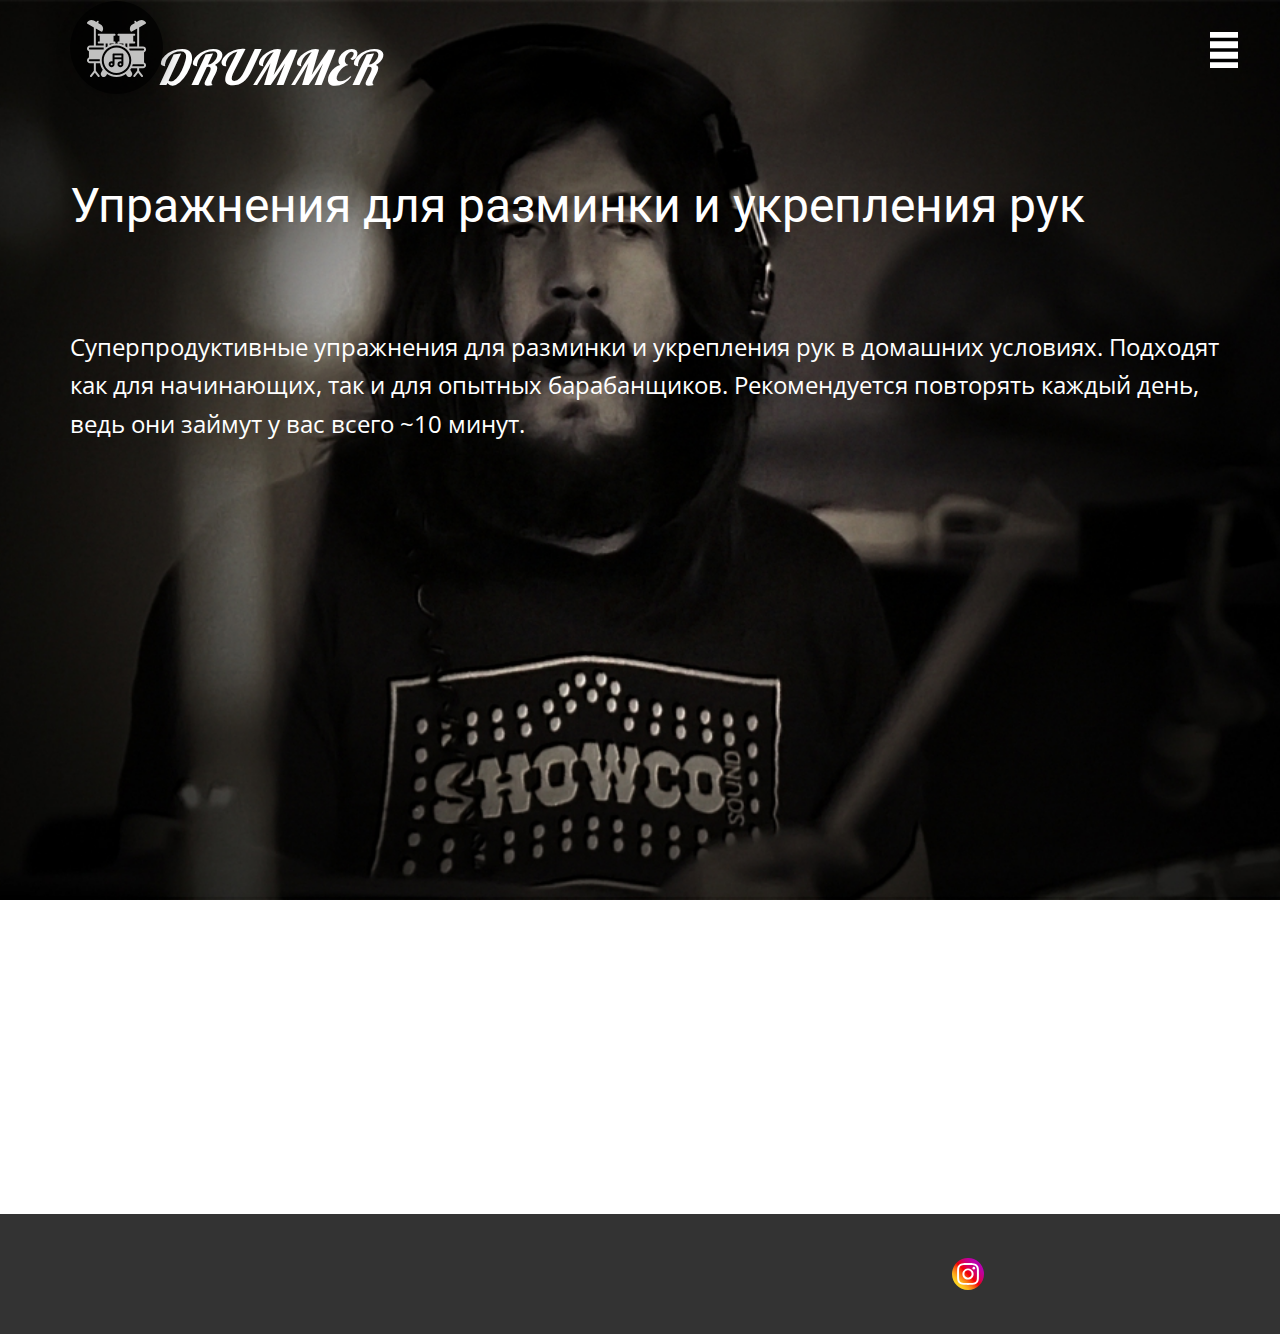
<file: 3-урок.html>
<!DOCTYPE html>
<html style="font-size: 16px;">
  <head>
    <meta name="viewport" content="width=device-width, initial-scale=1.0">
    <meta charset="utf-8">
    <meta name="keywords" content="Drummer">
    <meta name="description" content="">
    <meta name="page_type" content="np-template-header-footer-from-plugin">
    <title>3 урок</title>
    <link rel="stylesheet" href="nicepage.css" media="screen">
<link rel="stylesheet" href="3-урок.css" media="screen">
    <script class="u-script" type="text/javascript" src="jquery.js" defer=""></script>
    <script class="u-script" type="text/javascript" src="nicepage.js" defer=""></script>
    <meta name="generator" content="Nicepage 3.30.2, nicepage.com">
    <link id="u-theme-google-font" rel="stylesheet" href="https://fonts.googleapis.com/css?family=Roboto:100,100i,300,300i,400,400i,500,500i,700,700i,900,900i|Open+Sans:300,300i,400,400i,600,600i,700,700i,800,800i">
    <link id="u-page-google-font" rel="stylesheet" href="https://fonts.googleapis.com/css?family=Lobster:400|Raleway:100,100i,200,200i,300,300i,400,400i,500,500i,600,600i,700,700i,800,800i,900,900i">
    
    
    
    <script type="application/ld+json">{
		"@context": "http://schema.org",
		"@type": "Organization",
		"name": "Drummer",
		"sameAs": [
				"https://www.instagram.com/drum__mer_/"
		]
}</script>
    <meta name="theme-color" content="#478ac9">
    <meta property="og:title" content="3 урок">
    <meta property="og:type" content="website">
  </head>
  <body class="u-body u-image" style="background-position: 50% 50%; background-attachment: fixed; background-image: url(&quot;images/BONEM_Dzhon8.jpg&quot;);"><header class="u-clearfix u-header u-sticky u-sticky-e6dc" id="sec-2188" data-animation-name="" data-animation-duration="0" data-animation-delay="0" data-animation-direction=""><div class="u-clearfix u-sheet u-sheet-1">
        <h1 class="u-custom-font u-font-lobster u-text u-text-white u-text-1">Drummer</h1><span class="u-black u-icon u-icon-circle u-opacity u-opacity-75 u-spacing-15 u-text-white u-icon-1"><svg class="u-svg-link" preserveAspectRatio="xMidYMin slice" viewBox="0 0 64 64" style=""><use xmlns:xlink="http://www.w3.org/1999/xlink" xlink:href="#svg-9730"></use></svg><svg class="u-svg-content" viewBox="0 0 64 64" id="svg-9730"><g><path d="m60 47.184v-10.365c.417-.147.799-.376 1.107-.692.577-.561.893-1.316.893-2.127 0-1.654-1.346-3-3-3h-4v-19.381l6.5-3.753c.479-.276.643-.888.366-1.366-1.377-2.386-4.44-3.208-6.83-1.83l-2.598 1.5-.5-.866c-.276-.479-.89-.642-1.366-.366-.479.276-.643.888-.366 1.366l.5.866-2.598 1.5c-1.156.668-1.983 1.746-2.329 3.036s-.169 2.637.499 3.794c.133.229.352.397.607.466.085.023.172.034.259.034.174 0 .347-.045.5-.134l5.356-3.092v18.226h-8v-3h5c.553 0 1-.448 1-1s-.447-1-1-1h-1v-6h1c.553 0 1-.448 1-1s-.447-1-1-1h-16c-.553 0-1 .448-1 1s.447 1 1 1h1v6h-1c-.553 0-1 .448-1 1s.447 1 1 1h5v1.526c-2.138-.971-4.503-1.526-7-1.526s-4.862.555-7 1.526v-1.526h5c.553 0 1-.448 1-1s-.447-1-1-1h-1v-6h1c.553 0 1-.448 1-1s-.447-1-1-1h-16c-.553 0-1 .448-1 1s.447 1 1 1h1v6h-1c-.553 0-1 .448-1 1s.447 1 1 1h5v2h-8v-17.226l5.356 3.093c.154.088.327.133.5.133.087 0 .174-.011.259-.034.256-.068.475-.236.607-.466.668-1.157.845-2.504.499-3.794s-1.173-2.368-2.329-3.036l-2.598-1.5.5-.866c.276-.478.112-1.09-.366-1.366s-1.09-.112-1.366.366l-.5.866-2.598-1.5c-2.388-1.378-5.452-.557-6.83 1.83-.277.479-.113 1.09.366 1.367l6.5 3.752v18.381h-4c-.812 0-1.566.317-2.107.874-.577.56-.893 1.315-.893 2.126 0 1.302.839 2.402 2 2.816v6.365c-.418.147-.799.376-1.107.693-.577.56-.893 1.315-.893 2.126 0 1.654 1.346 3 3 3h4v7.649l-3.781 4.727c-.345.431-.274 1.061.156 1.405.434.347 1.062.276 1.406-.156l3.219-4.024 3.219 4.024c.198.247.488.375.782.375.219 0 .439-.072.624-.219.431-.345.501-.974.156-1.405l-3.781-4.727v-7.649h4.281c.438 2.443 1.39 4.706 2.754 6.67l-1.633 2.829c-.4.694-.507 1.503-.3 2.277s.704 1.421 1.397 1.821c.471.272.986.402 1.495.402 1.037 0 2.048-.538 2.604-1.5l.84-1.454c2.727 1.862 6.018 2.955 9.562 2.955s6.835-1.093 9.562-2.955l.84 1.455c.556.961 1.566 1.499 2.604 1.499.509 0 1.024-.129 1.495-.401.693-.4 1.19-1.047 1.397-1.822.207-.774.101-1.583-.3-2.276l-1.633-2.83c.372-.536.718-1.091 1.027-1.67h6.008v2.649l-3.781 4.727c-.345.431-.274 1.061.156 1.405.434.347 1.061.276 1.406-.156l3.219-4.024 3.219 4.024c.198.247.488.375.782.375.219 0 .439-.072.624-.219.431-.345.501-.974.156-1.405l-3.781-4.727v-2.649h4c.811 0 1.565-.317 2.107-.874.577-.56.893-1.315.893-2.126 0-1.302-.839-2.402-2-2.816zm-15-14.184h14c.552 0 1 .449 1 1 0 .267-.103.513-.306.712-.181.186-.427.288-.694.288h-13.283c-.232-.317-.465-.632-.717-.932zm-4-5h2v4.062c-.628-.535-1.298-1.017-2-1.458zm-20 0h2v2.604c-.702.44-1.372.923-2 1.458zm-5.949 18h-10.051c-.552 0-1-.449-1-1 0-.267.103-.513.307-.712.179-.186.426-.288.693-.288h10.051c-.02.333-.051.662-.051 1s.031.667.051 1zm-10.051-12c-.552 0-1-.449-1-1 0-.267.103-.513.307-.712.179-.186.426-.288.693-.288h14v2zm27 26c-8.271 0-15-6.729-15-15s6.729-15 15-15 15 6.729 15 15-6.729 15-15 15zm27.694-9.288c-.181.186-.427.288-.694.288h-11.114c.246-.649.453-1.316.619-2h10.495c.552 0 1 .449 1 1 0 .267-.103.513-.306.712z"></path><circle cx="36" cy="49" r="1"></circle><path d="m32 32c-7.168 0-13 5.832-13 13s5.832 13 13 13 13-5.832 13-13-5.832-13-13-13zm7 11v6c0 1.654-1.346 3-3 3s-3-1.346-3-3 1.346-3 3-3c.352 0 .686.072 1 .184v-2.184h-7v5c0 1.654-1.346 3-3 3s-3-1.346-3-3 1.346-3 3-3c.352 0 .686.072 1 .184v-3.184-4c0-.552.447-1 1-1h9c.553 0 1 .448 1 1z"></path><path d="m30 40h7v2h-7z"></path><circle cx="27" cy="49" r="1"></circle>
</g></svg></span>
        <nav class="u-dropdown-icon u-menu u-menu-dropdown u-offcanvas u-menu-1" data-submenu-level="on-click" data-position="" data-responsive-from="XL">
          <div class="menu-collapse u-custom-font u-font-raleway" style="font-size: 1.25rem; letter-spacing: 0px; font-weight: 700;">
            <a class="u-button-style u-custom-active-color u-custom-border u-custom-border-color u-custom-color u-custom-hover-color u-custom-left-right-menu-spacing u-custom-padding-bottom u-custom-text-active-color u-custom-text-color u-custom-text-hover-color u-custom-top-bottom-menu-spacing u-nav-link u-text-active-palette-1-base u-text-hover-palette-2-base u-white" href="#" style="padding: 4px 0px; font-size: calc(1em + 8px); background-image: none;">
              <svg><use xmlns:xlink="http://www.w3.org/1999/xlink" xlink:href="#menu-hamburger"></use></svg>
              <svg version="1.1" xmlns="http://www.w3.org/2000/svg" xmlns:xlink="http://www.w3.org/1999/xlink"><defs><symbol id="menu-hamburger" viewBox="0 0 16 16" style="width: 16px; height: 16px;"><rect y="1" width="16" height="2"></rect><rect y="7" width="16" height="2"></rect><rect y="13" width="16" height="2"></rect>
</symbol>
</defs></svg>
            </a>
          </div>
          <div class="u-custom-menu u-nav-container">
            <ul class="u-custom-font u-font-raleway u-nav u-spacing-2 u-unstyled u-nav-1"><li class="u-nav-item"><a class="u-active-white u-button-style u-hover-white u-nav-link u-text-active-grey-90 u-text-body-alt-color u-text-hover-grey-90" href="Главная.html" style="padding: 10px 20px;">Главная</a>
</li><li class="u-nav-item"><a class="u-active-white u-button-style u-hover-white u-nav-link u-text-active-grey-90 u-text-body-alt-color u-text-hover-grey-90" href="Интересные-статьи--.html" style="padding: 10px 20px;">Интересные статьи </a><div class="u-nav-popup"><ul class="u-h-spacing-20 u-nav u-unstyled u-v-spacing-10 u-nav-2"><li class="u-nav-item"><a class="u-button-style u-nav-link u-white" href="10-Величайших-барабанщиков.html">10 Великих барабанщиков</a>
</li><li class="u-nav-item"><a class="u-button-style u-nav-link u-white" href="Барабанная-установка.html">Барабанная установка</a>
</li><li class="u-nav-item"><a class="u-button-style u-nav-link u-white" href="Строение-палочки.html">Строение палочки</a>
</li><li class="u-nav-item"><a class="u-button-style u-nav-link u-white" href="Как-выбрать-палочки.html">Как выбрать палочки?</a>
</li><li class="u-nav-item"><a class="u-button-style u-nav-link u-white" href="Советы.html">Советы и ошибки начинающих</a>
</li></ul>
</div>
</li><li class="u-nav-item"><a class="u-active-white u-button-style u-hover-white u-nav-link u-text-active-grey-90 u-text-body-alt-color u-text-hover-grey-90" style="padding: 10px 20px;">Уроки</a><div class="u-nav-popup"><ul class="u-h-spacing-20 u-nav u-unstyled u-v-spacing-10 u-nav-3"><li class="u-nav-item"><a class="u-button-style u-nav-link u-white" href="1-урок.html">1 урок</a>
</li><li class="u-nav-item"><a class="u-button-style u-nav-link u-white" href="2-урок.html">2 урок</a>
</li><li class="u-nav-item"><a class="u-button-style u-nav-link u-white" href="3-урок.html">3 урок</a>
</li><li class="u-nav-item"><a class="u-button-style u-nav-link u-white" href="4-урок.html">4 урок</a>
</li><li class="u-nav-item"><a class="u-button-style u-nav-link u-white" href="5-урок.html">5 урок</a>
</li></ul>
</div>
</li></ul>
          </div>
          <div class="u-custom-menu u-nav-container-collapse">
            <div class="u-black u-container-style u-inner-container-layout u-opacity u-opacity-95 u-sidenav u-sidenav-1" data-offcanvas-width="510">
              <div class="u-inner-container-layout u-sidenav-overflow">
                <div class="u-menu-close u-menu-close-1"></div>
                <ul class="u-align-center u-nav u-popupmenu-items u-spacing-16 u-unstyled u-nav-4"><li class="u-nav-item"><a class="u-button-style u-nav-link" href="Главная.html" style="padding: 10px 20px;">Главная</a>
</li><li class="u-nav-item"><a class="u-button-style u-nav-link" href="Интересные-статьи--.html" style="padding: 10px 20px;">Интересные статьи </a><div class="u-nav-popup"><ul class="u-h-spacing-20 u-nav u-unstyled u-v-spacing-10 u-nav-5"><li class="u-nav-item"><a class="u-button-style u-nav-link" href="10-Величайших-барабанщиков.html">10 Великих барабанщиков</a>
</li><li class="u-nav-item"><a class="u-button-style u-nav-link" href="Барабанная-установка.html">Барабанная установка</a>
</li><li class="u-nav-item"><a class="u-button-style u-nav-link" href="Строение-палочки.html">Строение палочки</a>
</li><li class="u-nav-item"><a class="u-button-style u-nav-link" href="Как-выбрать-палочки.html">Как выбрать палочки?</a>
</li><li class="u-nav-item"><a class="u-button-style u-nav-link" href="Советы.html">Советы и ошибки начинающих</a>
</li></ul>
</div>
</li><li class="u-nav-item"><a class="u-button-style u-nav-link" style="padding: 10px 20px;">Уроки</a><div class="u-nav-popup"><ul class="u-h-spacing-20 u-nav u-unstyled u-v-spacing-10 u-nav-6"><li class="u-nav-item"><a class="u-button-style u-nav-link" href="1-урок.html">1 урок</a>
</li><li class="u-nav-item"><a class="u-button-style u-nav-link" href="2-урок.html">2 урок</a>
</li><li class="u-nav-item"><a class="u-button-style u-nav-link" href="3-урок.html">3 урок</a>
</li><li class="u-nav-item"><a class="u-button-style u-nav-link" href="4-урок.html">4 урок</a>
</li><li class="u-nav-item"><a class="u-button-style u-nav-link" href="5-урок.html">5 урок</a>
</li></ul>
</div>
</li></ul>
              </div>
            </div>
            <div class="u-black u-menu-overlay u-opacity u-opacity-65"></div>
          </div>
        </nav>
      </div></header>
    <section class="u-clearfix u-section-1" id="sec-556c">
      <div class="u-clearfix u-sheet u-sheet-1">
        <h1 class="u-text u-text-default u-text-white u-text-1">Упражнения для разминки и укрепления рук</h1>
        <p class="u-text u-text-default u-text-white u-text-2">Суперпродуктивные упражнения для разминки и укрепления рук в домашних условиях. Подходят как для начинающих, так и для опытных барабанщиков. Рекомендуется повторять каждый день, ведь они займут у вас всего ~10 минут.</p>
      </div>
    </section>
    <section class="u-clearfix u-section-2" id="sec-85c5">
      <div class="u-clearfix u-sheet u-sheet-1">
        <div class="u-video u-video-contain u-video-1">
          <div class="embed-responsive embed-responsive-1">
            <iframe style="position: absolute;top: 0;left: 0;width: 100%;height: 100%;" class="embed-responsive-item" src="https://www.youtube.com/embed/jAX5Bp_oujU?mute=0&amp;showinfo=0&amp;controls=0&amp;start=0" frameborder="0" allowfullscreen=""></iframe>
          </div>
        </div>
      </div>
    </section>
    
    
    <footer class="u-clearfix u-footer u-grey-80" id="sec-6d0f"><div class="u-clearfix u-sheet u-valign-middle u-sheet-1">
        <div class="u-align-left u-social-icons u-spacing-10 u-social-icons-1">
          <a class="u-social-url" title="instagram" target="_blank" href="https://www.instagram.com/drum__mer_/"><span class="u-icon u-social-icon u-social-instagram u-icon-1"><svg class="u-svg-link" preserveAspectRatio="xMidYMin slice" viewBox="0 0 1000 1000" style=""><use xmlns:xlink="http://www.w3.org/1999/xlink" xlink:href="#svg-c63b"></use></svg><svg class="u-svg-content" viewBox="0 0 1000 1000" id="svg-c63b" style="enable-background:new 0 0 1000 1000;"><style type="text/css"> .st0{fill:url(#SVGID_1_);}
	.st1{fill:currentColor;} </style><linearGradient gradientUnits="userSpaceOnUse" id="SVGID_1_" x1="146.4465" x2="853.5535" y1="853.5535" y2="146.4465"><stop offset="0" style="stop-color:#FFD521"></stop><stop offset="5.510481e-02" style="stop-color:#FFD020"></stop><stop offset="0.1241" style="stop-color:#FEC01E"></stop><stop offset="0.2004" style="stop-color:#FCA71B"></stop><stop offset="0.2821" style="stop-color:#FA8316"></stop><stop offset="0.3681" style="stop-color:#F85510"></stop><stop offset="0.4563" style="stop-color:#F51E09"></stop><stop offset="0.5" style="stop-color:#F30005"></stop><stop offset="0.5035" style="stop-color:#F20007"></stop><stop offset="0.5966" style="stop-color:#E1003B"></stop><stop offset="0.6879" style="stop-color:#D30067"></stop><stop offset="0.7757" style="stop-color:#C70088"></stop><stop offset="0.8589" style="stop-color:#BF00A0"></stop><stop offset="0.9357" style="stop-color:#BB00AF"></stop><stop offset="1" style="stop-color:#B900B4"></stop>
</linearGradient><path class="st0" d="M500,1000L500,1000C223.9,1000,0,776.1,0,500v0C0,223.9,223.9,0,500,0h0c276.1,0,500,223.9,500,500v0  C1000,776.1,776.1,1000,500,1000z"></path><g><path class="st1" d="M500,220.2c91.1,0,101.9,0.3,137.9,2c33.3,1.5,51.4,7.1,63.4,11.8c15.9,6.2,27.3,13.6,39.2,25.5   c11.9,11.9,19.3,23.3,25.5,39.2c4.7,12,10.2,30.1,11.8,63.4c1.6,36,2,46.8,2,137.9s-0.3,101.9-2,137.9   c-1.5,33.3-7.1,51.4-11.8,63.4c-6.2,15.9-13.6,27.3-25.5,39.2c-11.9,11.9-23.3,19.3-39.2,25.5c-12,4.7-30.1,10.2-63.4,11.8   c-36,1.6-46.8,2-137.9,2s-101.9-0.3-137.9-2c-33.3-1.5-51.4-7.1-63.4-11.8c-15.9-6.2-27.3-13.6-39.2-25.5   c-11.9-11.9-19.3-23.3-25.5-39.2c-4.7-12-10.2-30.1-11.8-63.4c-1.6-36-2-46.8-2-137.9s0.3-101.9,2-137.9   c1.5-33.3,7.1-51.4,11.8-63.4c6.2-15.9,13.6-27.3,25.5-39.2c11.9-11.9,23.3-19.3,39.2-25.5c12-4.7,30.1-10.2,63.4-11.8   C398.1,220.5,408.9,220.2,500,220.2 M500,158.7c-92.7,0-104.3,0.4-140.7,2.1c-36.3,1.7-61.1,7.4-82.9,15.9   C254,185.3,234.9,197,216,216c-19,19-30.6,38-39.4,60.5c-8.4,21.7-14.2,46.5-15.9,82.9c-1.7,36.4-2.1,48-2.1,140.7   c0,92.7,0.4,104.3,2.1,140.7c1.7,36.3,7.4,61.1,15.9,82.9C185.3,746,197,765.1,216,784c19,19,38,30.6,60.5,39.4   c21.7,8.4,46.5,14.2,82.9,15.9c36.4,1.7,48,2.1,140.7,2.1s104.3-0.4,140.7-2.1c36.3-1.7,61.1-7.4,82.9-15.9   C746,814.7,765.1,803,784,784c19-19,30.6-38,39.4-60.5c8.4-21.7,14.2-46.5,15.9-82.9c1.7-36.4,2.1-48,2.1-140.7   s-0.4-104.3-2.1-140.7c-1.7-36.3-7.4-61.1-15.9-82.9C814.7,254,803,234.9,784,216c-19-19-38-30.6-60.5-39.4   c-21.7-8.4-46.5-14.2-82.9-15.9C604.3,159.1,592.7,158.7,500,158.7L500,158.7z"></path><path class="st1" d="M500,324.7c-96.8,0-175.3,78.5-175.3,175.3S403.2,675.3,500,675.3S675.3,596.8,675.3,500   S596.8,324.7,500,324.7z M500,613.8c-62.8,0-113.8-50.9-113.8-113.8S437.2,386.2,500,386.2c62.8,0,113.8,50.9,113.8,113.8   S562.8,613.8,500,613.8z"></path><circle class="st1" cx="682.2" cy="317.8" r="41"></circle>
</g></svg></span>
          </a>
        </div>
      </div></footer>
   
  </body>
</html>
</file>
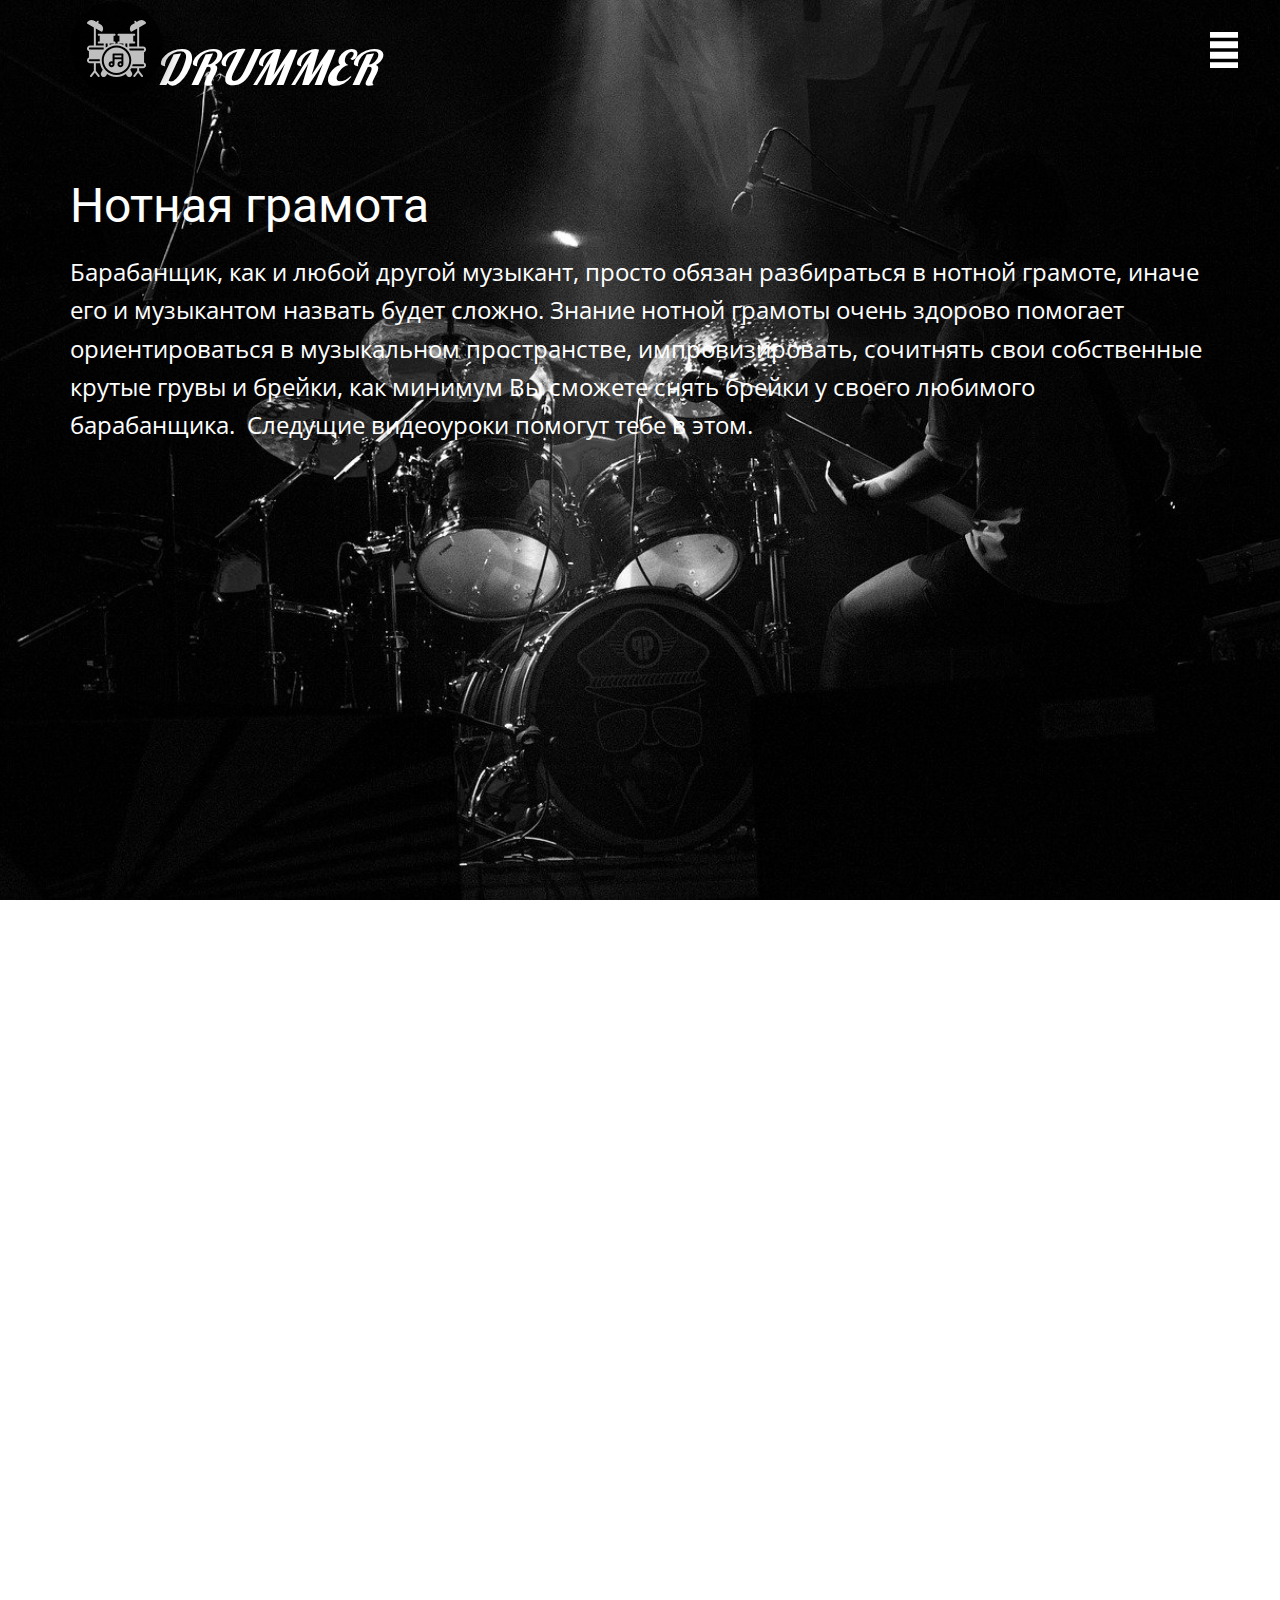
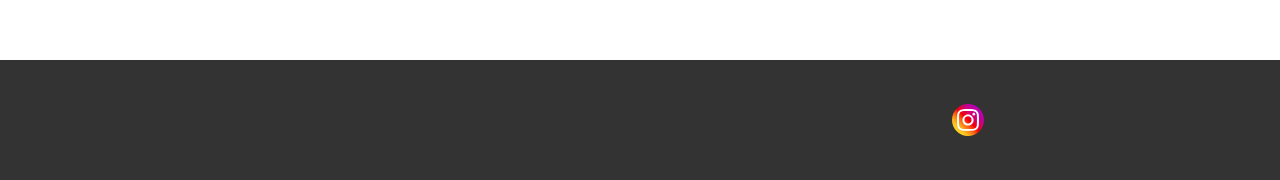
<file: 4-урок.html>
<!DOCTYPE html>
<html style="font-size: 16px;">
  <head>
    <meta name="viewport" content="width=device-width, initial-scale=1.0">
    <meta charset="utf-8">
    <meta name="keywords" content="Drummer">
    <meta name="description" content="">
    <meta name="page_type" content="np-template-header-footer-from-plugin">
    <title>4 урок</title>
    <link rel="stylesheet" href="nicepage.css" media="screen">
<link rel="stylesheet" href="4-урок.css" media="screen">
    <script class="u-script" type="text/javascript" src="jquery.js" defer=""></script>
    <script class="u-script" type="text/javascript" src="nicepage.js" defer=""></script>
    <meta name="generator" content="Nicepage 3.30.2, nicepage.com">
    <link id="u-theme-google-font" rel="stylesheet" href="https://fonts.googleapis.com/css?family=Roboto:100,100i,300,300i,400,400i,500,500i,700,700i,900,900i|Open+Sans:300,300i,400,400i,600,600i,700,700i,800,800i">
    <link id="u-page-google-font" rel="stylesheet" href="https://fonts.googleapis.com/css?family=Lobster:400|Raleway:100,100i,200,200i,300,300i,400,400i,500,500i,600,600i,700,700i,800,800i,900,900i">
    
    
    
    
    <script type="application/ld+json">{
		"@context": "http://schema.org",
		"@type": "Organization",
		"name": "Drummer",
		"sameAs": [
				"https://www.instagram.com/drum__mer_/"
		]
}</script>
    <meta name="theme-color" content="#478ac9">
    <meta property="og:title" content="4 урок">
    <meta property="og:type" content="website">
  </head>
  <body class="u-body u-image" style="background-position: 50% 50%; background-attachment: fixed; background-image: url(&quot;images/90021e8577089f2f9e5fc94873e56fcd19e75e80c4c0809b29c8f167238fc58ac764a5357be408c8b53041f05ac3b28c6993d2e18cad649d085c7a_1280.jpg&quot;);"><header class="u-clearfix u-header u-sticky u-sticky-e6dc" id="sec-2188" data-animation-name="" data-animation-duration="0" data-animation-delay="0" data-animation-direction=""><div class="u-clearfix u-sheet u-sheet-1">
        <h1 class="u-custom-font u-font-lobster u-text u-text-white u-text-1">Drummer</h1><span class="u-black u-icon u-icon-circle u-opacity u-opacity-75 u-spacing-15 u-text-white u-icon-1"><svg class="u-svg-link" preserveAspectRatio="xMidYMin slice" viewBox="0 0 64 64" style=""><use xmlns:xlink="http://www.w3.org/1999/xlink" xlink:href="#svg-9730"></use></svg><svg class="u-svg-content" viewBox="0 0 64 64" id="svg-9730"><g><path d="m60 47.184v-10.365c.417-.147.799-.376 1.107-.692.577-.561.893-1.316.893-2.127 0-1.654-1.346-3-3-3h-4v-19.381l6.5-3.753c.479-.276.643-.888.366-1.366-1.377-2.386-4.44-3.208-6.83-1.83l-2.598 1.5-.5-.866c-.276-.479-.89-.642-1.366-.366-.479.276-.643.888-.366 1.366l.5.866-2.598 1.5c-1.156.668-1.983 1.746-2.329 3.036s-.169 2.637.499 3.794c.133.229.352.397.607.466.085.023.172.034.259.034.174 0 .347-.045.5-.134l5.356-3.092v18.226h-8v-3h5c.553 0 1-.448 1-1s-.447-1-1-1h-1v-6h1c.553 0 1-.448 1-1s-.447-1-1-1h-16c-.553 0-1 .448-1 1s.447 1 1 1h1v6h-1c-.553 0-1 .448-1 1s.447 1 1 1h5v1.526c-2.138-.971-4.503-1.526-7-1.526s-4.862.555-7 1.526v-1.526h5c.553 0 1-.448 1-1s-.447-1-1-1h-1v-6h1c.553 0 1-.448 1-1s-.447-1-1-1h-16c-.553 0-1 .448-1 1s.447 1 1 1h1v6h-1c-.553 0-1 .448-1 1s.447 1 1 1h5v2h-8v-17.226l5.356 3.093c.154.088.327.133.5.133.087 0 .174-.011.259-.034.256-.068.475-.236.607-.466.668-1.157.845-2.504.499-3.794s-1.173-2.368-2.329-3.036l-2.598-1.5.5-.866c.276-.478.112-1.09-.366-1.366s-1.09-.112-1.366.366l-.5.866-2.598-1.5c-2.388-1.378-5.452-.557-6.83 1.83-.277.479-.113 1.09.366 1.367l6.5 3.752v18.381h-4c-.812 0-1.566.317-2.107.874-.577.56-.893 1.315-.893 2.126 0 1.302.839 2.402 2 2.816v6.365c-.418.147-.799.376-1.107.693-.577.56-.893 1.315-.893 2.126 0 1.654 1.346 3 3 3h4v7.649l-3.781 4.727c-.345.431-.274 1.061.156 1.405.434.347 1.062.276 1.406-.156l3.219-4.024 3.219 4.024c.198.247.488.375.782.375.219 0 .439-.072.624-.219.431-.345.501-.974.156-1.405l-3.781-4.727v-7.649h4.281c.438 2.443 1.39 4.706 2.754 6.67l-1.633 2.829c-.4.694-.507 1.503-.3 2.277s.704 1.421 1.397 1.821c.471.272.986.402 1.495.402 1.037 0 2.048-.538 2.604-1.5l.84-1.454c2.727 1.862 6.018 2.955 9.562 2.955s6.835-1.093 9.562-2.955l.84 1.455c.556.961 1.566 1.499 2.604 1.499.509 0 1.024-.129 1.495-.401.693-.4 1.19-1.047 1.397-1.822.207-.774.101-1.583-.3-2.276l-1.633-2.83c.372-.536.718-1.091 1.027-1.67h6.008v2.649l-3.781 4.727c-.345.431-.274 1.061.156 1.405.434.347 1.061.276 1.406-.156l3.219-4.024 3.219 4.024c.198.247.488.375.782.375.219 0 .439-.072.624-.219.431-.345.501-.974.156-1.405l-3.781-4.727v-2.649h4c.811 0 1.565-.317 2.107-.874.577-.56.893-1.315.893-2.126 0-1.302-.839-2.402-2-2.816zm-15-14.184h14c.552 0 1 .449 1 1 0 .267-.103.513-.306.712-.181.186-.427.288-.694.288h-13.283c-.232-.317-.465-.632-.717-.932zm-4-5h2v4.062c-.628-.535-1.298-1.017-2-1.458zm-20 0h2v2.604c-.702.44-1.372.923-2 1.458zm-5.949 18h-10.051c-.552 0-1-.449-1-1 0-.267.103-.513.307-.712.179-.186.426-.288.693-.288h10.051c-.02.333-.051.662-.051 1s.031.667.051 1zm-10.051-12c-.552 0-1-.449-1-1 0-.267.103-.513.307-.712.179-.186.426-.288.693-.288h14v2zm27 26c-8.271 0-15-6.729-15-15s6.729-15 15-15 15 6.729 15 15-6.729 15-15 15zm27.694-9.288c-.181.186-.427.288-.694.288h-11.114c.246-.649.453-1.316.619-2h10.495c.552 0 1 .449 1 1 0 .267-.103.513-.306.712z"></path><circle cx="36" cy="49" r="1"></circle><path d="m32 32c-7.168 0-13 5.832-13 13s5.832 13 13 13 13-5.832 13-13-5.832-13-13-13zm7 11v6c0 1.654-1.346 3-3 3s-3-1.346-3-3 1.346-3 3-3c.352 0 .686.072 1 .184v-2.184h-7v5c0 1.654-1.346 3-3 3s-3-1.346-3-3 1.346-3 3-3c.352 0 .686.072 1 .184v-3.184-4c0-.552.447-1 1-1h9c.553 0 1 .448 1 1z"></path><path d="m30 40h7v2h-7z"></path><circle cx="27" cy="49" r="1"></circle>
</g></svg></span>
        <nav class="u-dropdown-icon u-menu u-menu-dropdown u-offcanvas u-menu-1" data-submenu-level="on-click" data-position="" data-responsive-from="XL">
          <div class="menu-collapse u-custom-font u-font-raleway" style="font-size: 1.25rem; letter-spacing: 0px; font-weight: 700;">
            <a class="u-button-style u-custom-active-color u-custom-border u-custom-border-color u-custom-color u-custom-hover-color u-custom-left-right-menu-spacing u-custom-padding-bottom u-custom-text-active-color u-custom-text-color u-custom-text-hover-color u-custom-top-bottom-menu-spacing u-nav-link u-text-active-palette-1-base u-text-hover-palette-2-base u-white" href="#" style="padding: 4px 0px; font-size: calc(1em + 8px); background-image: none;">
              <svg><use xmlns:xlink="http://www.w3.org/1999/xlink" xlink:href="#menu-hamburger"></use></svg>
              <svg version="1.1" xmlns="http://www.w3.org/2000/svg" xmlns:xlink="http://www.w3.org/1999/xlink"><defs><symbol id="menu-hamburger" viewBox="0 0 16 16" style="width: 16px; height: 16px;"><rect y="1" width="16" height="2"></rect><rect y="7" width="16" height="2"></rect><rect y="13" width="16" height="2"></rect>
</symbol>
</defs></svg>
            </a>
          </div>
          <div class="u-custom-menu u-nav-container">
            <ul class="u-custom-font u-font-raleway u-nav u-spacing-2 u-unstyled u-nav-1"><li class="u-nav-item"><a class="u-active-white u-button-style u-hover-white u-nav-link u-text-active-grey-90 u-text-body-alt-color u-text-hover-grey-90" href="Главная.html" style="padding: 10px 20px;">Главная</a>
</li><li class="u-nav-item"><a class="u-active-white u-button-style u-hover-white u-nav-link u-text-active-grey-90 u-text-body-alt-color u-text-hover-grey-90" href="Интересные-статьи--.html" style="padding: 10px 20px;">Интересные статьи </a><div class="u-nav-popup"><ul class="u-h-spacing-20 u-nav u-unstyled u-v-spacing-10 u-nav-2"><li class="u-nav-item"><a class="u-button-style u-nav-link u-white" href="10-Величайших-барабанщиков.html">10 Великих барабанщиков</a>
</li><li class="u-nav-item"><a class="u-button-style u-nav-link u-white" href="Барабанная-установка.html">Барабанная установка</a>
</li><li class="u-nav-item"><a class="u-button-style u-nav-link u-white" href="Строение-палочки.html">Строение палочки</a>
</li><li class="u-nav-item"><a class="u-button-style u-nav-link u-white" href="Как-выбрать-палочки.html">Как выбрать палочки?</a>
</li><li class="u-nav-item"><a class="u-button-style u-nav-link u-white" href="Советы.html">Советы и ошибки начинающих</a>
</li></ul>
</div>
</li><li class="u-nav-item"><a class="u-active-white u-button-style u-hover-white u-nav-link u-text-active-grey-90 u-text-body-alt-color u-text-hover-grey-90" style="padding: 10px 20px;">Уроки</a><div class="u-nav-popup"><ul class="u-h-spacing-20 u-nav u-unstyled u-v-spacing-10 u-nav-3"><li class="u-nav-item"><a class="u-button-style u-nav-link u-white" href="1-урок.html">1 урок</a>
</li><li class="u-nav-item"><a class="u-button-style u-nav-link u-white" href="2-урок.html">2 урок</a>
</li><li class="u-nav-item"><a class="u-button-style u-nav-link u-white" href="3-урок.html">3 урок</a>
</li><li class="u-nav-item"><a class="u-button-style u-nav-link u-white" href="4-урок.html">4 урок</a>
</li><li class="u-nav-item"><a class="u-button-style u-nav-link u-white" href="5-урок.html">5 урок</a>
</li></ul>
</div>
</li></ul>
          </div>
          <div class="u-custom-menu u-nav-container-collapse">
            <div class="u-black u-container-style u-inner-container-layout u-opacity u-opacity-95 u-sidenav u-sidenav-1" data-offcanvas-width="510">
              <div class="u-inner-container-layout u-sidenav-overflow">
                <div class="u-menu-close u-menu-close-1"></div>
                <ul class="u-align-center u-nav u-popupmenu-items u-spacing-16 u-unstyled u-nav-4"><li class="u-nav-item"><a class="u-button-style u-nav-link" href="Главная.html" style="padding: 10px 20px;">Главная</a>
</li><li class="u-nav-item"><a class="u-button-style u-nav-link" href="Интересные-статьи--.html" style="padding: 10px 20px;">Интересные статьи </a><div class="u-nav-popup"><ul class="u-h-spacing-20 u-nav u-unstyled u-v-spacing-10 u-nav-5"><li class="u-nav-item"><a class="u-button-style u-nav-link" href="10-Величайших-барабанщиков.html">10 Великих барабанщиков</a>
</li><li class="u-nav-item"><a class="u-button-style u-nav-link" href="Барабанная-установка.html">Барабанная установка</a>
</li><li class="u-nav-item"><a class="u-button-style u-nav-link" href="Строение-палочки.html">Строение палочки</a>
</li><li class="u-nav-item"><a class="u-button-style u-nav-link" href="Как-выбрать-палочки.html">Как выбрать палочки?</a>
</li><li class="u-nav-item"><a class="u-button-style u-nav-link" href="Советы.html">Советы и ошибки начинающих</a>
</li></ul>
</div>
</li><li class="u-nav-item"><a class="u-button-style u-nav-link" style="padding: 10px 20px;">Уроки</a><div class="u-nav-popup"><ul class="u-h-spacing-20 u-nav u-unstyled u-v-spacing-10 u-nav-6"><li class="u-nav-item"><a class="u-button-style u-nav-link" href="1-урок.html">1 урок</a>
</li><li class="u-nav-item"><a class="u-button-style u-nav-link" href="2-урок.html">2 урок</a>
</li><li class="u-nav-item"><a class="u-button-style u-nav-link" href="3-урок.html">3 урок</a>
</li><li class="u-nav-item"><a class="u-button-style u-nav-link" href="4-урок.html">4 урок</a>
</li><li class="u-nav-item"><a class="u-button-style u-nav-link" href="5-урок.html">5 урок</a>
</li></ul>
</div>
</li></ul>
              </div>
            </div>
            <div class="u-black u-menu-overlay u-opacity u-opacity-65"></div>
          </div>
        </nav>
      </div></header>
    <section class="u-clearfix u-section-1" id="sec-d7f9">
      <div class="u-clearfix u-sheet u-sheet-1">
        <h1 class="u-text u-text-default u-text-white u-text-1">Нотная грамота</h1>
        <p class="u-text u-text-white u-text-2">Барабанщик, как и любой другой музыкант, просто обязан разбираться в нотной грамоте, иначе его и музыкантом назвать будет сложно. Знание нотной грамоты очень здорово помогает ориентироваться в музыкальном пространстве, импровизировать, сочитнять свои собственные крутые грувы и брейки, как минимум Вы сможете снять брейки у своего любимого барабанщика.&nbsp; Следущие видеоуроки помогут тебе в этом.</p>
      </div>
    </section>
    <section class="u-clearfix u-section-2" id="sec-8ef7">
      <div class="u-align-left u-clearfix u-sheet u-valign-middle u-sheet-1">
        <div class="u-video u-video-contain u-video-1">
          <div class="embed-responsive embed-responsive-1">
            <iframe style="position: absolute;top: 0;left: 0;width: 100%;height: 100%;" class="embed-responsive-item" src="https://www.youtube.com/embed/hgNQ1H2PVSA?mute=0&amp;showinfo=0&amp;controls=0&amp;start=0" frameborder="0" allowfullscreen=""></iframe>
          </div>
        </div>
      </div>
    </section>
    <section class="u-clearfix u-section-3" id="sec-1e81">
      <div class="u-clearfix u-sheet u-sheet-1">
        <div class="u-video u-video-contain u-video-1">
          <div class="embed-responsive embed-responsive-1">
            <iframe style="position: absolute;top: 0;left: 0;width: 100%;height: 100%;" class="embed-responsive-item" src="https://www.youtube.com/embed/Q_Y0PBv8jQI?mute=0&amp;showinfo=0&amp;controls=0&amp;start=0" frameborder="0" allowfullscreen=""></iframe>
          </div>
        </div>
      </div>
    </section>
    
    
    <footer class="u-clearfix u-footer u-grey-80" id="sec-6d0f"><div class="u-clearfix u-sheet u-valign-middle u-sheet-1">
        <div class="u-align-left u-social-icons u-spacing-10 u-social-icons-1">
          <a class="u-social-url" title="instagram" target="_blank" href="https://www.instagram.com/drum__mer_/"><span class="u-icon u-social-icon u-social-instagram u-icon-1"><svg class="u-svg-link" preserveAspectRatio="xMidYMin slice" viewBox="0 0 1000 1000" style=""><use xmlns:xlink="http://www.w3.org/1999/xlink" xlink:href="#svg-c63b"></use></svg><svg class="u-svg-content" viewBox="0 0 1000 1000" id="svg-c63b" style="enable-background:new 0 0 1000 1000;"><style type="text/css"> .st0{fill:url(#SVGID_1_);}
	.st1{fill:currentColor;} </style><linearGradient gradientUnits="userSpaceOnUse" id="SVGID_1_" x1="146.4465" x2="853.5535" y1="853.5535" y2="146.4465"><stop offset="0" style="stop-color:#FFD521"></stop><stop offset="5.510481e-02" style="stop-color:#FFD020"></stop><stop offset="0.1241" style="stop-color:#FEC01E"></stop><stop offset="0.2004" style="stop-color:#FCA71B"></stop><stop offset="0.2821" style="stop-color:#FA8316"></stop><stop offset="0.3681" style="stop-color:#F85510"></stop><stop offset="0.4563" style="stop-color:#F51E09"></stop><stop offset="0.5" style="stop-color:#F30005"></stop><stop offset="0.5035" style="stop-color:#F20007"></stop><stop offset="0.5966" style="stop-color:#E1003B"></stop><stop offset="0.6879" style="stop-color:#D30067"></stop><stop offset="0.7757" style="stop-color:#C70088"></stop><stop offset="0.8589" style="stop-color:#BF00A0"></stop><stop offset="0.9357" style="stop-color:#BB00AF"></stop><stop offset="1" style="stop-color:#B900B4"></stop>
</linearGradient><path class="st0" d="M500,1000L500,1000C223.9,1000,0,776.1,0,500v0C0,223.9,223.9,0,500,0h0c276.1,0,500,223.9,500,500v0  C1000,776.1,776.1,1000,500,1000z"></path><g><path class="st1" d="M500,220.2c91.1,0,101.9,0.3,137.9,2c33.3,1.5,51.4,7.1,63.4,11.8c15.9,6.2,27.3,13.6,39.2,25.5   c11.9,11.9,19.3,23.3,25.5,39.2c4.7,12,10.2,30.1,11.8,63.4c1.6,36,2,46.8,2,137.9s-0.3,101.9-2,137.9   c-1.5,33.3-7.1,51.4-11.8,63.4c-6.2,15.9-13.6,27.3-25.5,39.2c-11.9,11.9-23.3,19.3-39.2,25.5c-12,4.7-30.1,10.2-63.4,11.8   c-36,1.6-46.8,2-137.9,2s-101.9-0.3-137.9-2c-33.3-1.5-51.4-7.1-63.4-11.8c-15.9-6.2-27.3-13.6-39.2-25.5   c-11.9-11.9-19.3-23.3-25.5-39.2c-4.7-12-10.2-30.1-11.8-63.4c-1.6-36-2-46.8-2-137.9s0.3-101.9,2-137.9   c1.5-33.3,7.1-51.4,11.8-63.4c6.2-15.9,13.6-27.3,25.5-39.2c11.9-11.9,23.3-19.3,39.2-25.5c12-4.7,30.1-10.2,63.4-11.8   C398.1,220.5,408.9,220.2,500,220.2 M500,158.7c-92.7,0-104.3,0.4-140.7,2.1c-36.3,1.7-61.1,7.4-82.9,15.9   C254,185.3,234.9,197,216,216c-19,19-30.6,38-39.4,60.5c-8.4,21.7-14.2,46.5-15.9,82.9c-1.7,36.4-2.1,48-2.1,140.7   c0,92.7,0.4,104.3,2.1,140.7c1.7,36.3,7.4,61.1,15.9,82.9C185.3,746,197,765.1,216,784c19,19,38,30.6,60.5,39.4   c21.7,8.4,46.5,14.2,82.9,15.9c36.4,1.7,48,2.1,140.7,2.1s104.3-0.4,140.7-2.1c36.3-1.7,61.1-7.4,82.9-15.9   C746,814.7,765.1,803,784,784c19-19,30.6-38,39.4-60.5c8.4-21.7,14.2-46.5,15.9-82.9c1.7-36.4,2.1-48,2.1-140.7   s-0.4-104.3-2.1-140.7c-1.7-36.3-7.4-61.1-15.9-82.9C814.7,254,803,234.9,784,216c-19-19-38-30.6-60.5-39.4   c-21.7-8.4-46.5-14.2-82.9-15.9C604.3,159.1,592.7,158.7,500,158.7L500,158.7z"></path><path class="st1" d="M500,324.7c-96.8,0-175.3,78.5-175.3,175.3S403.2,675.3,500,675.3S675.3,596.8,675.3,500   S596.8,324.7,500,324.7z M500,613.8c-62.8,0-113.8-50.9-113.8-113.8S437.2,386.2,500,386.2c62.8,0,113.8,50.9,113.8,113.8   S562.8,613.8,500,613.8z"></path><circle class="st1" cx="682.2" cy="317.8" r="41"></circle>
</g></svg></span>
          </a>
        </div>
      </div></footer>
    
  </body>
</html>
</file>
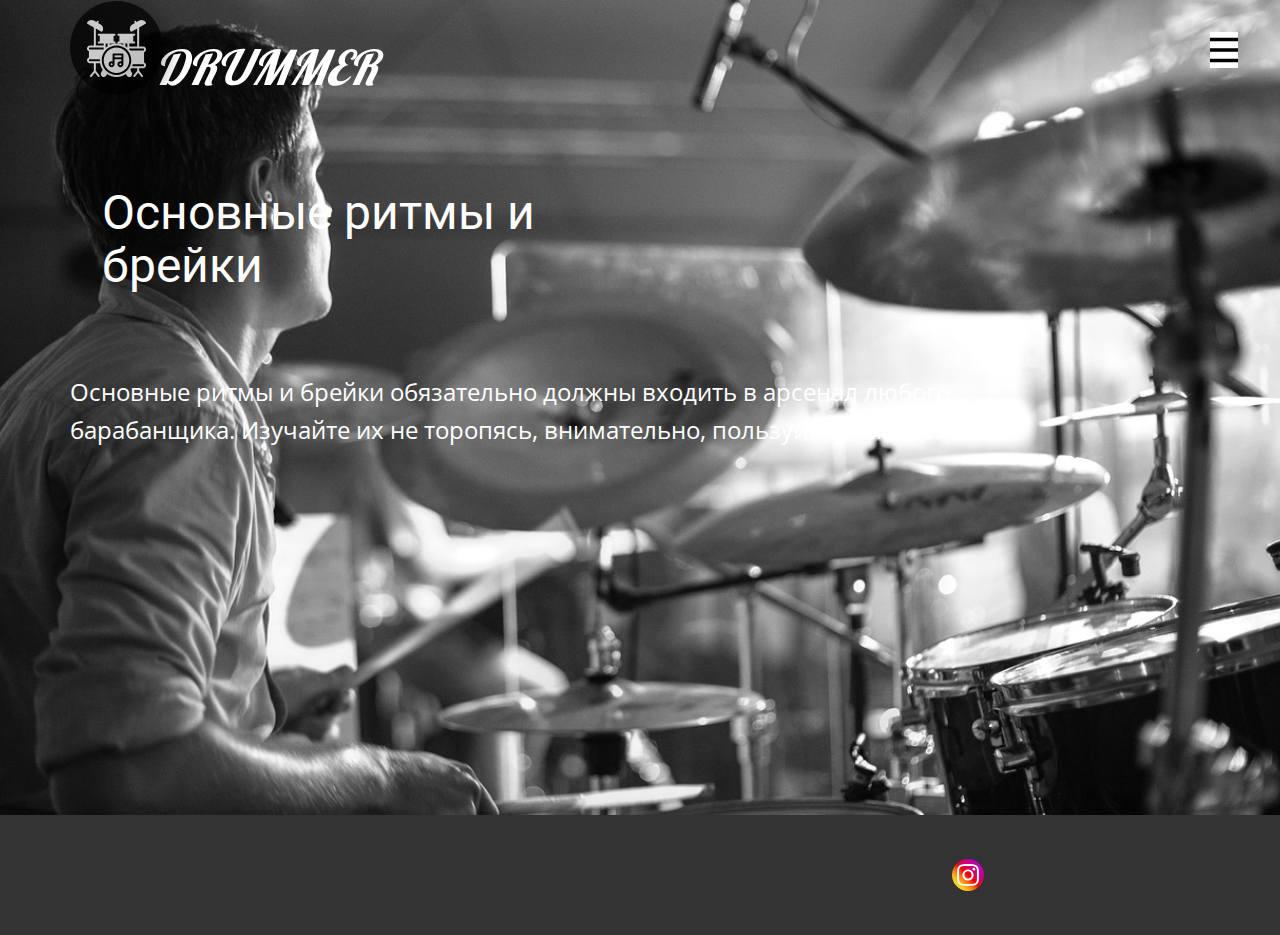
<file: 5-урок.html>
<!DOCTYPE html>
<html style="font-size: 16px;">
  <head>
    <meta name="viewport" content="width=device-width, initial-scale=1.0">
    <meta charset="utf-8">
    <meta name="keywords" content="Drummer">
    <meta name="description" content="">
    <meta name="page_type" content="np-template-header-footer-from-plugin">
    <title>5 урок</title>
    <link rel="stylesheet" href="nicepage.css" media="screen">
<link rel="stylesheet" href="5-урок.css" media="screen">
    <script class="u-script" type="text/javascript" src="jquery.js" defer=""></script>
    <script class="u-script" type="text/javascript" src="nicepage.js" defer=""></script>
    <meta name="generator" content="Nicepage 3.30.2, nicepage.com">
    <link id="u-theme-google-font" rel="stylesheet" href="https://fonts.googleapis.com/css?family=Roboto:100,100i,300,300i,400,400i,500,500i,700,700i,900,900i|Open+Sans:300,300i,400,400i,600,600i,700,700i,800,800i">
    <link id="u-page-google-font" rel="stylesheet" href="https://fonts.googleapis.com/css?family=Lobster:400|Raleway:100,100i,200,200i,300,300i,400,400i,500,500i,600,600i,700,700i,800,800i,900,900i">
    
    
    <script type="application/ld+json">{
		"@context": "http://schema.org",
		"@type": "Organization",
		"name": "Drummer",
		"sameAs": [
				"https://www.instagram.com/drum__mer_/"
		]
}</script>
    <meta name="theme-color" content="#478ac9">
    <meta property="og:title" content="5 урок">
    <meta property="og:type" content="website">
  </head>
  <body class="u-body u-image" style="background-position: 50% 50%; background-attachment: fixed; background-image: url(&quot;images/71c8727a556fa916ca057445955b020f686990975d07b833b88838e9770ed67c8e5a6b74b4774ee0a820a1453e0e8ce46a36b905d4da5accc2f539_1280.jpg&quot;);"><header class="u-clearfix u-header u-sticky u-sticky-e6dc" id="sec-2188" data-animation-name="" data-animation-duration="0" data-animation-delay="0" data-animation-direction=""><div class="u-clearfix u-sheet u-sheet-1">
        <h1 class="u-custom-font u-font-lobster u-text u-text-white u-text-1">Drummer</h1><span class="u-black u-icon u-icon-circle u-opacity u-opacity-75 u-spacing-15 u-text-white u-icon-1"><svg class="u-svg-link" preserveAspectRatio="xMidYMin slice" viewBox="0 0 64 64" style=""><use xmlns:xlink="http://www.w3.org/1999/xlink" xlink:href="#svg-9730"></use></svg><svg class="u-svg-content" viewBox="0 0 64 64" id="svg-9730"><g><path d="m60 47.184v-10.365c.417-.147.799-.376 1.107-.692.577-.561.893-1.316.893-2.127 0-1.654-1.346-3-3-3h-4v-19.381l6.5-3.753c.479-.276.643-.888.366-1.366-1.377-2.386-4.44-3.208-6.83-1.83l-2.598 1.5-.5-.866c-.276-.479-.89-.642-1.366-.366-.479.276-.643.888-.366 1.366l.5.866-2.598 1.5c-1.156.668-1.983 1.746-2.329 3.036s-.169 2.637.499 3.794c.133.229.352.397.607.466.085.023.172.034.259.034.174 0 .347-.045.5-.134l5.356-3.092v18.226h-8v-3h5c.553 0 1-.448 1-1s-.447-1-1-1h-1v-6h1c.553 0 1-.448 1-1s-.447-1-1-1h-16c-.553 0-1 .448-1 1s.447 1 1 1h1v6h-1c-.553 0-1 .448-1 1s.447 1 1 1h5v1.526c-2.138-.971-4.503-1.526-7-1.526s-4.862.555-7 1.526v-1.526h5c.553 0 1-.448 1-1s-.447-1-1-1h-1v-6h1c.553 0 1-.448 1-1s-.447-1-1-1h-16c-.553 0-1 .448-1 1s.447 1 1 1h1v6h-1c-.553 0-1 .448-1 1s.447 1 1 1h5v2h-8v-17.226l5.356 3.093c.154.088.327.133.5.133.087 0 .174-.011.259-.034.256-.068.475-.236.607-.466.668-1.157.845-2.504.499-3.794s-1.173-2.368-2.329-3.036l-2.598-1.5.5-.866c.276-.478.112-1.09-.366-1.366s-1.09-.112-1.366.366l-.5.866-2.598-1.5c-2.388-1.378-5.452-.557-6.83 1.83-.277.479-.113 1.09.366 1.367l6.5 3.752v18.381h-4c-.812 0-1.566.317-2.107.874-.577.56-.893 1.315-.893 2.126 0 1.302.839 2.402 2 2.816v6.365c-.418.147-.799.376-1.107.693-.577.56-.893 1.315-.893 2.126 0 1.654 1.346 3 3 3h4v7.649l-3.781 4.727c-.345.431-.274 1.061.156 1.405.434.347 1.062.276 1.406-.156l3.219-4.024 3.219 4.024c.198.247.488.375.782.375.219 0 .439-.072.624-.219.431-.345.501-.974.156-1.405l-3.781-4.727v-7.649h4.281c.438 2.443 1.39 4.706 2.754 6.67l-1.633 2.829c-.4.694-.507 1.503-.3 2.277s.704 1.421 1.397 1.821c.471.272.986.402 1.495.402 1.037 0 2.048-.538 2.604-1.5l.84-1.454c2.727 1.862 6.018 2.955 9.562 2.955s6.835-1.093 9.562-2.955l.84 1.455c.556.961 1.566 1.499 2.604 1.499.509 0 1.024-.129 1.495-.401.693-.4 1.19-1.047 1.397-1.822.207-.774.101-1.583-.3-2.276l-1.633-2.83c.372-.536.718-1.091 1.027-1.67h6.008v2.649l-3.781 4.727c-.345.431-.274 1.061.156 1.405.434.347 1.061.276 1.406-.156l3.219-4.024 3.219 4.024c.198.247.488.375.782.375.219 0 .439-.072.624-.219.431-.345.501-.974.156-1.405l-3.781-4.727v-2.649h4c.811 0 1.565-.317 2.107-.874.577-.56.893-1.315.893-2.126 0-1.302-.839-2.402-2-2.816zm-15-14.184h14c.552 0 1 .449 1 1 0 .267-.103.513-.306.712-.181.186-.427.288-.694.288h-13.283c-.232-.317-.465-.632-.717-.932zm-4-5h2v4.062c-.628-.535-1.298-1.017-2-1.458zm-20 0h2v2.604c-.702.44-1.372.923-2 1.458zm-5.949 18h-10.051c-.552 0-1-.449-1-1 0-.267.103-.513.307-.712.179-.186.426-.288.693-.288h10.051c-.02.333-.051.662-.051 1s.031.667.051 1zm-10.051-12c-.552 0-1-.449-1-1 0-.267.103-.513.307-.712.179-.186.426-.288.693-.288h14v2zm27 26c-8.271 0-15-6.729-15-15s6.729-15 15-15 15 6.729 15 15-6.729 15-15 15zm27.694-9.288c-.181.186-.427.288-.694.288h-11.114c.246-.649.453-1.316.619-2h10.495c.552 0 1 .449 1 1 0 .267-.103.513-.306.712z"></path><circle cx="36" cy="49" r="1"></circle><path d="m32 32c-7.168 0-13 5.832-13 13s5.832 13 13 13 13-5.832 13-13-5.832-13-13-13zm7 11v6c0 1.654-1.346 3-3 3s-3-1.346-3-3 1.346-3 3-3c.352 0 .686.072 1 .184v-2.184h-7v5c0 1.654-1.346 3-3 3s-3-1.346-3-3 1.346-3 3-3c.352 0 .686.072 1 .184v-3.184-4c0-.552.447-1 1-1h9c.553 0 1 .448 1 1z"></path><path d="m30 40h7v2h-7z"></path><circle cx="27" cy="49" r="1"></circle>
</g></svg></span>
        <nav class="u-dropdown-icon u-menu u-menu-dropdown u-offcanvas u-menu-1" data-submenu-level="on-click" data-position="" data-responsive-from="XL">
          <div class="menu-collapse u-custom-font u-font-raleway" style="font-size: 1.25rem; letter-spacing: 0px; font-weight: 700;">
            <a class="u-button-style u-custom-active-color u-custom-border u-custom-border-color u-custom-color u-custom-hover-color u-custom-left-right-menu-spacing u-custom-padding-bottom u-custom-text-active-color u-custom-text-color u-custom-text-hover-color u-custom-top-bottom-menu-spacing u-nav-link u-text-active-palette-1-base u-text-hover-palette-2-base u-white" href="#" style="padding: 4px 0px; font-size: calc(1em + 8px); background-image: none;">
              <svg><use xmlns:xlink="http://www.w3.org/1999/xlink" xlink:href="#menu-hamburger"></use></svg>
              <svg version="1.1" xmlns="http://www.w3.org/2000/svg" xmlns:xlink="http://www.w3.org/1999/xlink"><defs><symbol id="menu-hamburger" viewBox="0 0 16 16" style="width: 16px; height: 16px;"><rect y="1" width="16" height="2"></rect><rect y="7" width="16" height="2"></rect><rect y="13" width="16" height="2"></rect>
</symbol>
</defs></svg>
            </a>
          </div>
          <div class="u-custom-menu u-nav-container">
            <ul class="u-custom-font u-font-raleway u-nav u-spacing-2 u-unstyled u-nav-1"><li class="u-nav-item"><a class="u-active-white u-button-style u-hover-white u-nav-link u-text-active-grey-90 u-text-body-alt-color u-text-hover-grey-90" href="Главная.html" style="padding: 10px 20px;">Главная</a>
</li><li class="u-nav-item"><a class="u-active-white u-button-style u-hover-white u-nav-link u-text-active-grey-90 u-text-body-alt-color u-text-hover-grey-90" href="Интересные-статьи--.html" style="padding: 10px 20px;">Интересные статьи </a><div class="u-nav-popup"><ul class="u-h-spacing-20 u-nav u-unstyled u-v-spacing-10 u-nav-2"><li class="u-nav-item"><a class="u-button-style u-nav-link u-white" href="10-Величайших-барабанщиков.html">10 Великих барабанщиков</a>
</li><li class="u-nav-item"><a class="u-button-style u-nav-link u-white" href="Барабанная-установка.html">Барабанная установка</a>
</li><li class="u-nav-item"><a class="u-button-style u-nav-link u-white" href="Строение-палочки.html">Строение палочки</a>
</li><li class="u-nav-item"><a class="u-button-style u-nav-link u-white" href="Как-выбрать-палочки.html">Как выбрать палочки?</a>
</li><li class="u-nav-item"><a class="u-button-style u-nav-link u-white" href="Советы.html">Советы и ошибки начинающих</a>
</li></ul>
</div>
</li><li class="u-nav-item"><a class="u-active-white u-button-style u-hover-white u-nav-link u-text-active-grey-90 u-text-body-alt-color u-text-hover-grey-90" style="padding: 10px 20px;">Уроки</a><div class="u-nav-popup"><ul class="u-h-spacing-20 u-nav u-unstyled u-v-spacing-10 u-nav-3"><li class="u-nav-item"><a class="u-button-style u-nav-link u-white" href="1-урок.html">1 урок</a>
</li><li class="u-nav-item"><a class="u-button-style u-nav-link u-white" href="2-урок.html">2 урок</a>
</li><li class="u-nav-item"><a class="u-button-style u-nav-link u-white" href="3-урок.html">3 урок</a>
</li><li class="u-nav-item"><a class="u-button-style u-nav-link u-white" href="4-урок.html">4 урок</a>
</li><li class="u-nav-item"><a class="u-button-style u-nav-link u-white" href="5-урок.html">5 урок</a>
</li></ul>
</div>
</li></ul>
          </div>
          <div class="u-custom-menu u-nav-container-collapse">
            <div class="u-black u-container-style u-inner-container-layout u-opacity u-opacity-95 u-sidenav u-sidenav-1" data-offcanvas-width="510">
              <div class="u-inner-container-layout u-sidenav-overflow">
                <div class="u-menu-close u-menu-close-1"></div>
                <ul class="u-align-center u-nav u-popupmenu-items u-spacing-16 u-unstyled u-nav-4"><li class="u-nav-item"><a class="u-button-style u-nav-link" href="Главная.html" style="padding: 10px 20px;">Главная</a>
</li><li class="u-nav-item"><a class="u-button-style u-nav-link" href="Интересные-статьи--.html" style="padding: 10px 20px;">Интересные статьи </a><div class="u-nav-popup"><ul class="u-h-spacing-20 u-nav u-unstyled u-v-spacing-10 u-nav-5"><li class="u-nav-item"><a class="u-button-style u-nav-link" href="10-Величайших-барабанщиков.html">10 Великих барабанщиков</a>
</li><li class="u-nav-item"><a class="u-button-style u-nav-link" href="Барабанная-установка.html">Барабанная установка</a>
</li><li class="u-nav-item"><a class="u-button-style u-nav-link" href="Строение-палочки.html">Строение палочки</a>
</li><li class="u-nav-item"><a class="u-button-style u-nav-link" href="Как-выбрать-палочки.html">Как выбрать палочки?</a>
</li><li class="u-nav-item"><a class="u-button-style u-nav-link" href="Советы.html">Советы и ошибки начинающих</a>
</li></ul>
</div>
</li><li class="u-nav-item"><a class="u-button-style u-nav-link" style="padding: 10px 20px;">Уроки</a><div class="u-nav-popup"><ul class="u-h-spacing-20 u-nav u-unstyled u-v-spacing-10 u-nav-6"><li class="u-nav-item"><a class="u-button-style u-nav-link" href="1-урок.html">1 урок</a>
</li><li class="u-nav-item"><a class="u-button-style u-nav-link" href="2-урок.html">2 урок</a>
</li><li class="u-nav-item"><a class="u-button-style u-nav-link" href="3-урок.html">3 урок</a>
</li><li class="u-nav-item"><a class="u-button-style u-nav-link" href="4-урок.html">4 урок</a>
</li><li class="u-nav-item"><a class="u-button-style u-nav-link" href="5-урок.html">5 урок</a>
</li></ul>
</div>
</li></ul>
              </div>
            </div>
            <div class="u-black u-menu-overlay u-opacity u-opacity-65"></div>
          </div>
        </nav>
      </div></header>
    <section class="u-clearfix u-section-1" id="sec-7077">
      <div class="u-clearfix u-sheet u-sheet-1">
        <h1 class="u-text u-text-white u-text-1">Основные ритмы и брейки</h1>
        <p class="u-text u-text-white u-text-2">Основные ритмы и брейки обязательно должны входить в арсенал любого барабанщика.&nbsp;Изучайте их не торопясь, внимательно, пользуйтесь метрономом.</p>
        <div class="u-video u-video-contain u-video-1">
          <div class="embed-responsive embed-responsive-1">
            <iframe style="position: absolute;top: 0;left: 0;width: 100%;height: 100%;" class="embed-responsive-item" src="https://www.youtube.com/embed/6GYxk3yH1ZA?mute=0&amp;showinfo=0&amp;controls=0&amp;start=0" frameborder="0" allowfullscreen=""></iframe>
          </div>
        </div>
        <div class="u-video u-video-contain u-video-2">
          <div class="embed-responsive embed-responsive-2">
            <iframe style="position: absolute;top: 0;left: 0;width: 100%;height: 100%;" class="embed-responsive-item" src="https://www.youtube.com/embed/D75cCGLN-Xw?mute=0&amp;showinfo=0&amp;controls=0&amp;start=0" frameborder="0" allowfullscreen=""></iframe>
          </div>
        </div>
      </div>
    </section>
    
    
    <footer class="u-clearfix u-footer u-grey-80" id="sec-6d0f"><div class="u-clearfix u-sheet u-valign-middle u-sheet-1">
        <div class="u-align-left u-social-icons u-spacing-10 u-social-icons-1">
          <a class="u-social-url" title="instagram" target="_blank" href="https://www.instagram.com/drum__mer_/"><span class="u-icon u-social-icon u-social-instagram u-icon-1"><svg class="u-svg-link" preserveAspectRatio="xMidYMin slice" viewBox="0 0 1000 1000" style=""><use xmlns:xlink="http://www.w3.org/1999/xlink" xlink:href="#svg-c63b"></use></svg><svg class="u-svg-content" viewBox="0 0 1000 1000" id="svg-c63b" style="enable-background:new 0 0 1000 1000;"><style type="text/css"> .st0{fill:url(#SVGID_1_);}
	.st1{fill:currentColor;} </style><linearGradient gradientUnits="userSpaceOnUse" id="SVGID_1_" x1="146.4465" x2="853.5535" y1="853.5535" y2="146.4465"><stop offset="0" style="stop-color:#FFD521"></stop><stop offset="5.510481e-02" style="stop-color:#FFD020"></stop><stop offset="0.1241" style="stop-color:#FEC01E"></stop><stop offset="0.2004" style="stop-color:#FCA71B"></stop><stop offset="0.2821" style="stop-color:#FA8316"></stop><stop offset="0.3681" style="stop-color:#F85510"></stop><stop offset="0.4563" style="stop-color:#F51E09"></stop><stop offset="0.5" style="stop-color:#F30005"></stop><stop offset="0.5035" style="stop-color:#F20007"></stop><stop offset="0.5966" style="stop-color:#E1003B"></stop><stop offset="0.6879" style="stop-color:#D30067"></stop><stop offset="0.7757" style="stop-color:#C70088"></stop><stop offset="0.8589" style="stop-color:#BF00A0"></stop><stop offset="0.9357" style="stop-color:#BB00AF"></stop><stop offset="1" style="stop-color:#B900B4"></stop>
</linearGradient><path class="st0" d="M500,1000L500,1000C223.9,1000,0,776.1,0,500v0C0,223.9,223.9,0,500,0h0c276.1,0,500,223.9,500,500v0  C1000,776.1,776.1,1000,500,1000z"></path><g><path class="st1" d="M500,220.2c91.1,0,101.9,0.3,137.9,2c33.3,1.5,51.4,7.1,63.4,11.8c15.9,6.2,27.3,13.6,39.2,25.5   c11.9,11.9,19.3,23.3,25.5,39.2c4.7,12,10.2,30.1,11.8,63.4c1.6,36,2,46.8,2,137.9s-0.3,101.9-2,137.9   c-1.5,33.3-7.1,51.4-11.8,63.4c-6.2,15.9-13.6,27.3-25.5,39.2c-11.9,11.9-23.3,19.3-39.2,25.5c-12,4.7-30.1,10.2-63.4,11.8   c-36,1.6-46.8,2-137.9,2s-101.9-0.3-137.9-2c-33.3-1.5-51.4-7.1-63.4-11.8c-15.9-6.2-27.3-13.6-39.2-25.5   c-11.9-11.9-19.3-23.3-25.5-39.2c-4.7-12-10.2-30.1-11.8-63.4c-1.6-36-2-46.8-2-137.9s0.3-101.9,2-137.9   c1.5-33.3,7.1-51.4,11.8-63.4c6.2-15.9,13.6-27.3,25.5-39.2c11.9-11.9,23.3-19.3,39.2-25.5c12-4.7,30.1-10.2,63.4-11.8   C398.1,220.5,408.9,220.2,500,220.2 M500,158.7c-92.7,0-104.3,0.4-140.7,2.1c-36.3,1.7-61.1,7.4-82.9,15.9   C254,185.3,234.9,197,216,216c-19,19-30.6,38-39.4,60.5c-8.4,21.7-14.2,46.5-15.9,82.9c-1.7,36.4-2.1,48-2.1,140.7   c0,92.7,0.4,104.3,2.1,140.7c1.7,36.3,7.4,61.1,15.9,82.9C185.3,746,197,765.1,216,784c19,19,38,30.6,60.5,39.4   c21.7,8.4,46.5,14.2,82.9,15.9c36.4,1.7,48,2.1,140.7,2.1s104.3-0.4,140.7-2.1c36.3-1.7,61.1-7.4,82.9-15.9   C746,814.7,765.1,803,784,784c19-19,30.6-38,39.4-60.5c8.4-21.7,14.2-46.5,15.9-82.9c1.7-36.4,2.1-48,2.1-140.7   s-0.4-104.3-2.1-140.7c-1.7-36.3-7.4-61.1-15.9-82.9C814.7,254,803,234.9,784,216c-19-19-38-30.6-60.5-39.4   c-21.7-8.4-46.5-14.2-82.9-15.9C604.3,159.1,592.7,158.7,500,158.7L500,158.7z"></path><path class="st1" d="M500,324.7c-96.8,0-175.3,78.5-175.3,175.3S403.2,675.3,500,675.3S675.3,596.8,675.3,500   S596.8,324.7,500,324.7z M500,613.8c-62.8,0-113.8-50.9-113.8-113.8S437.2,386.2,500,386.2c62.8,0,113.8,50.9,113.8,113.8   S562.8,613.8,500,613.8z"></path><circle class="st1" cx="682.2" cy="317.8" r="41"></circle>
</g></svg></span>
          </a>
        </div>
      </div></footer>
   
  </body>
</html>
</file>
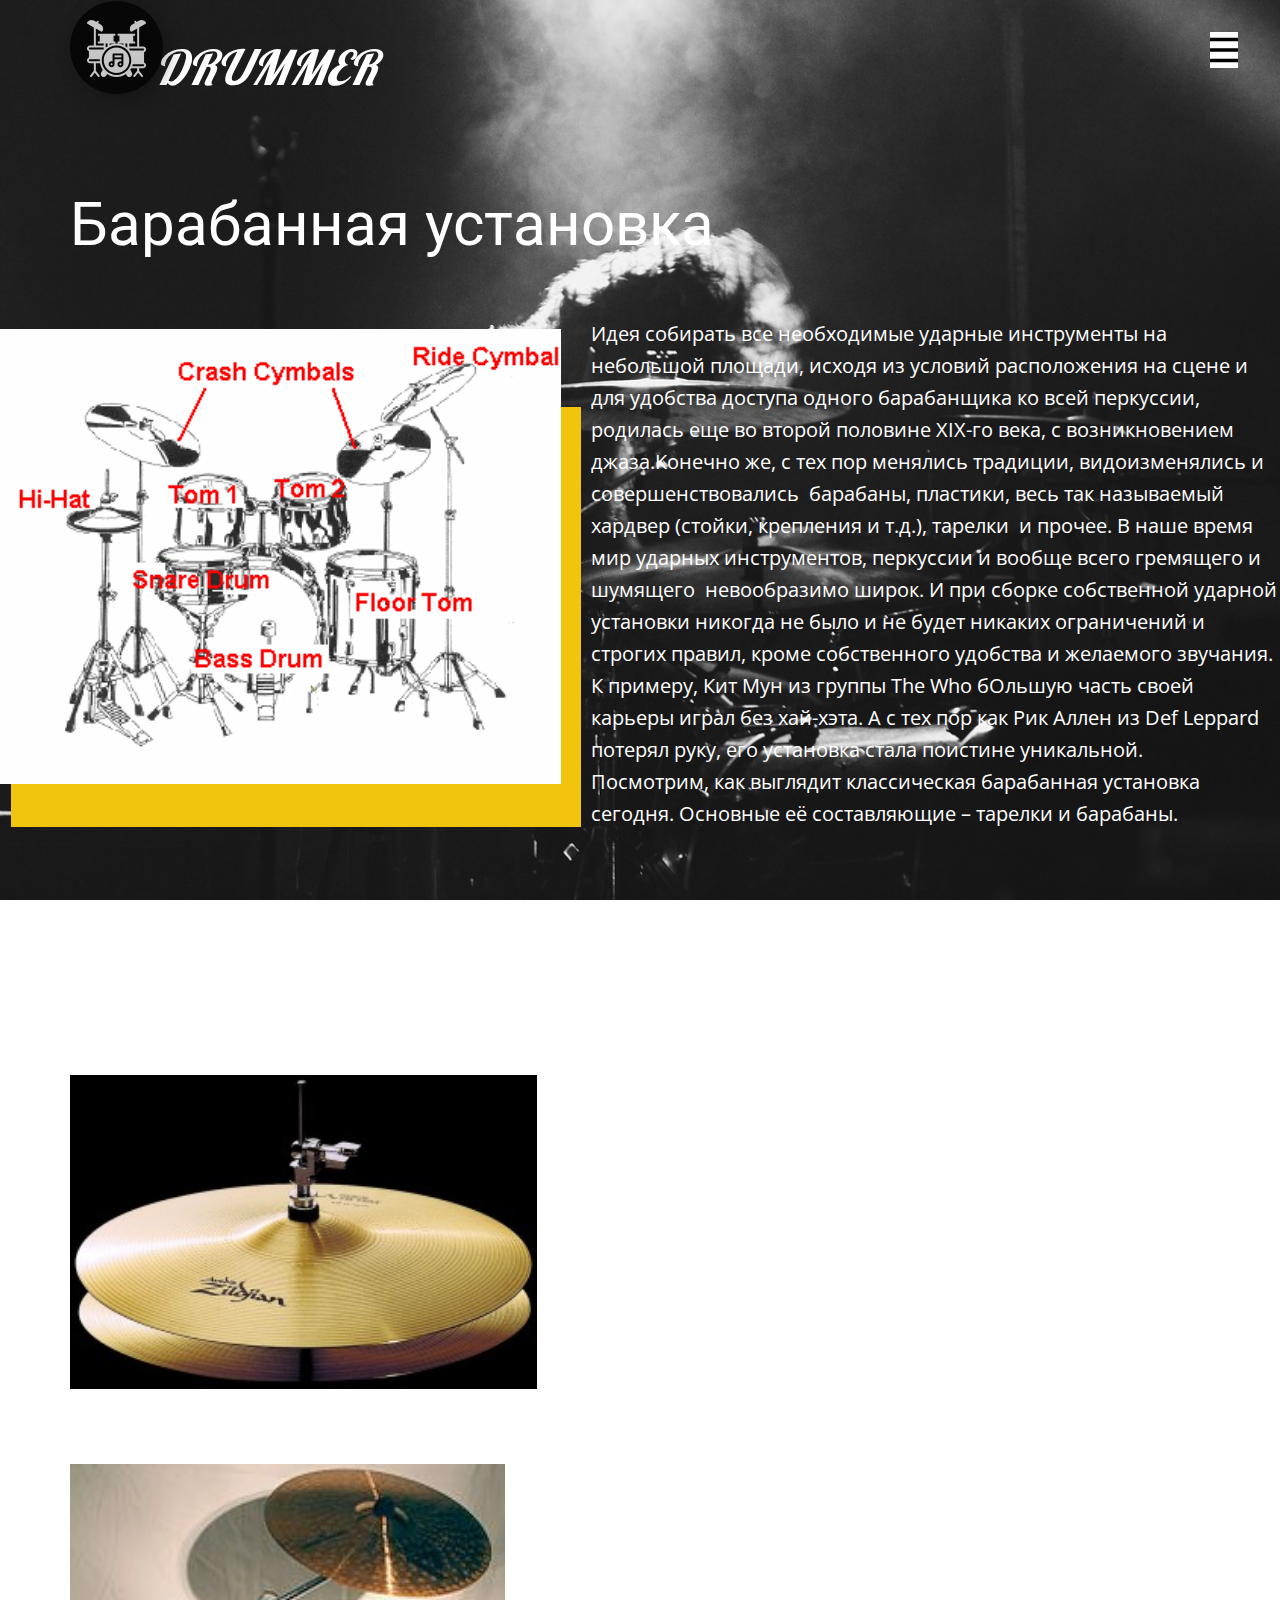
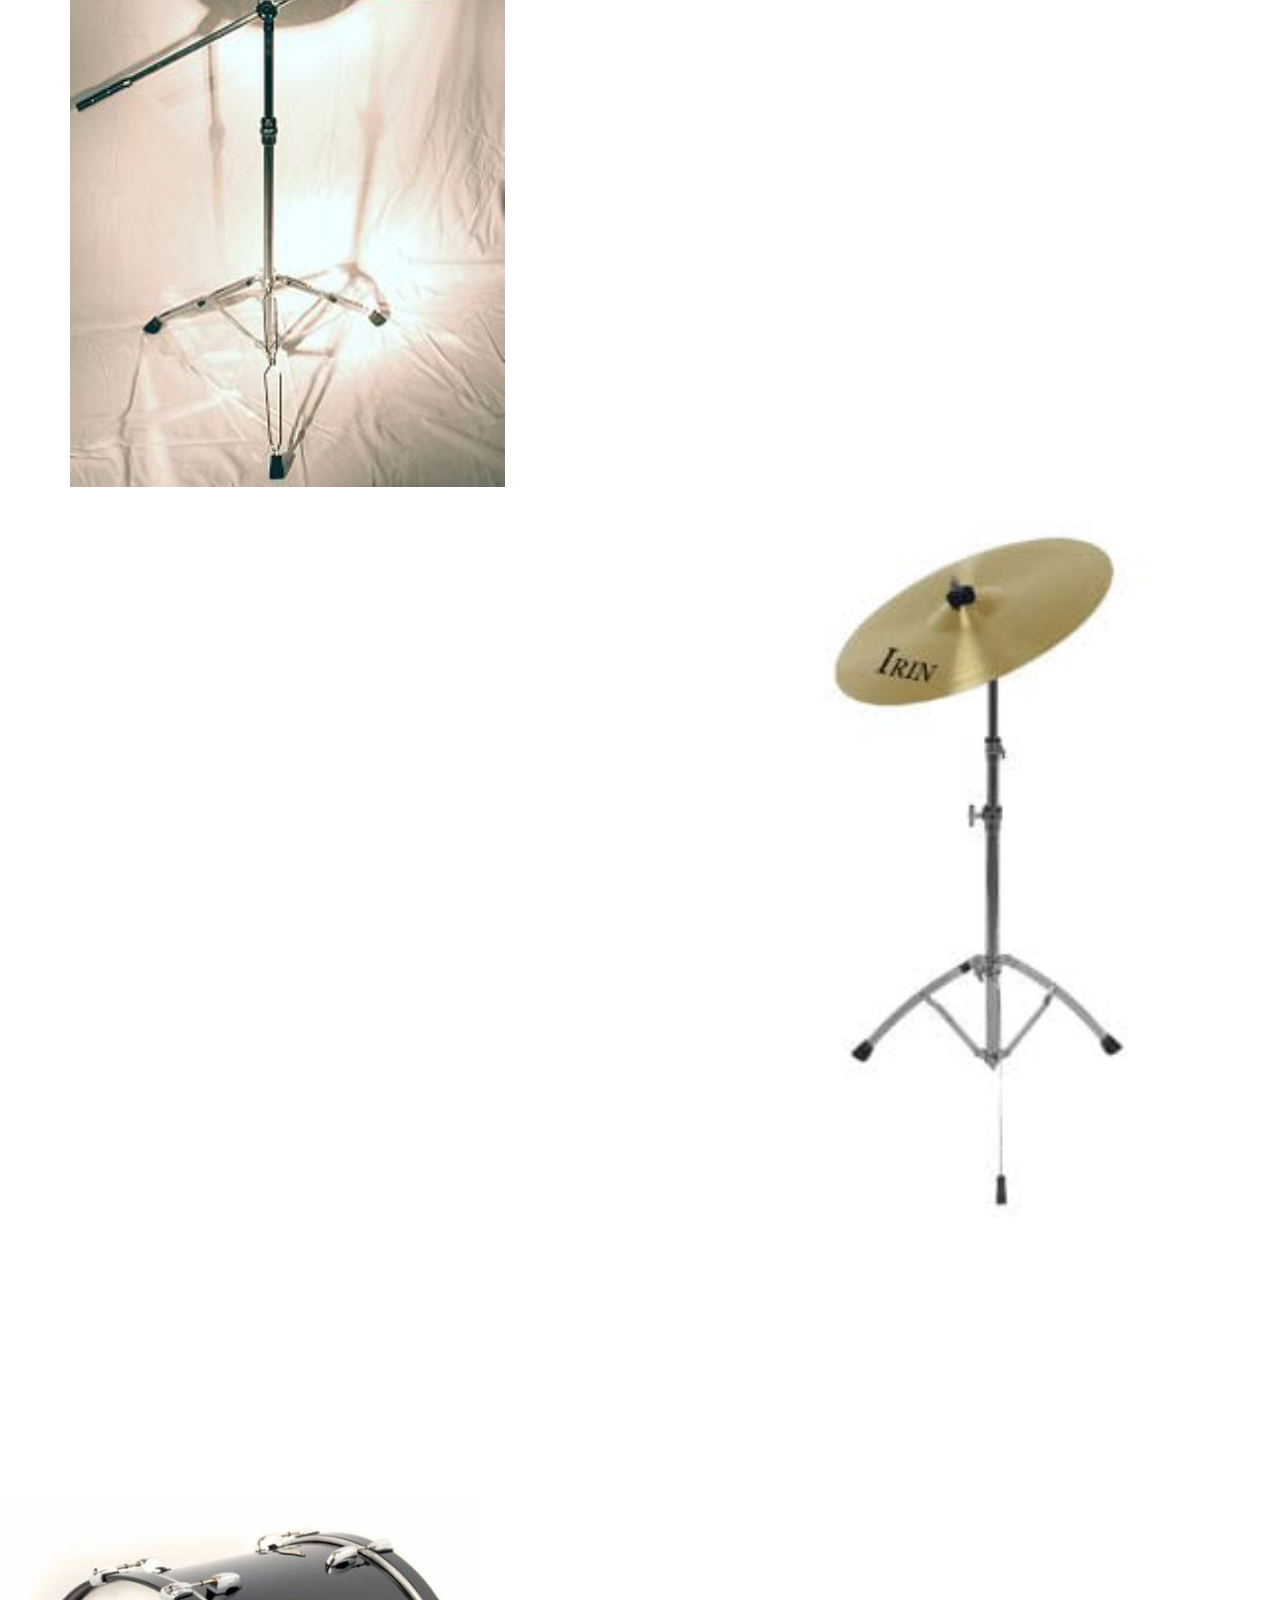
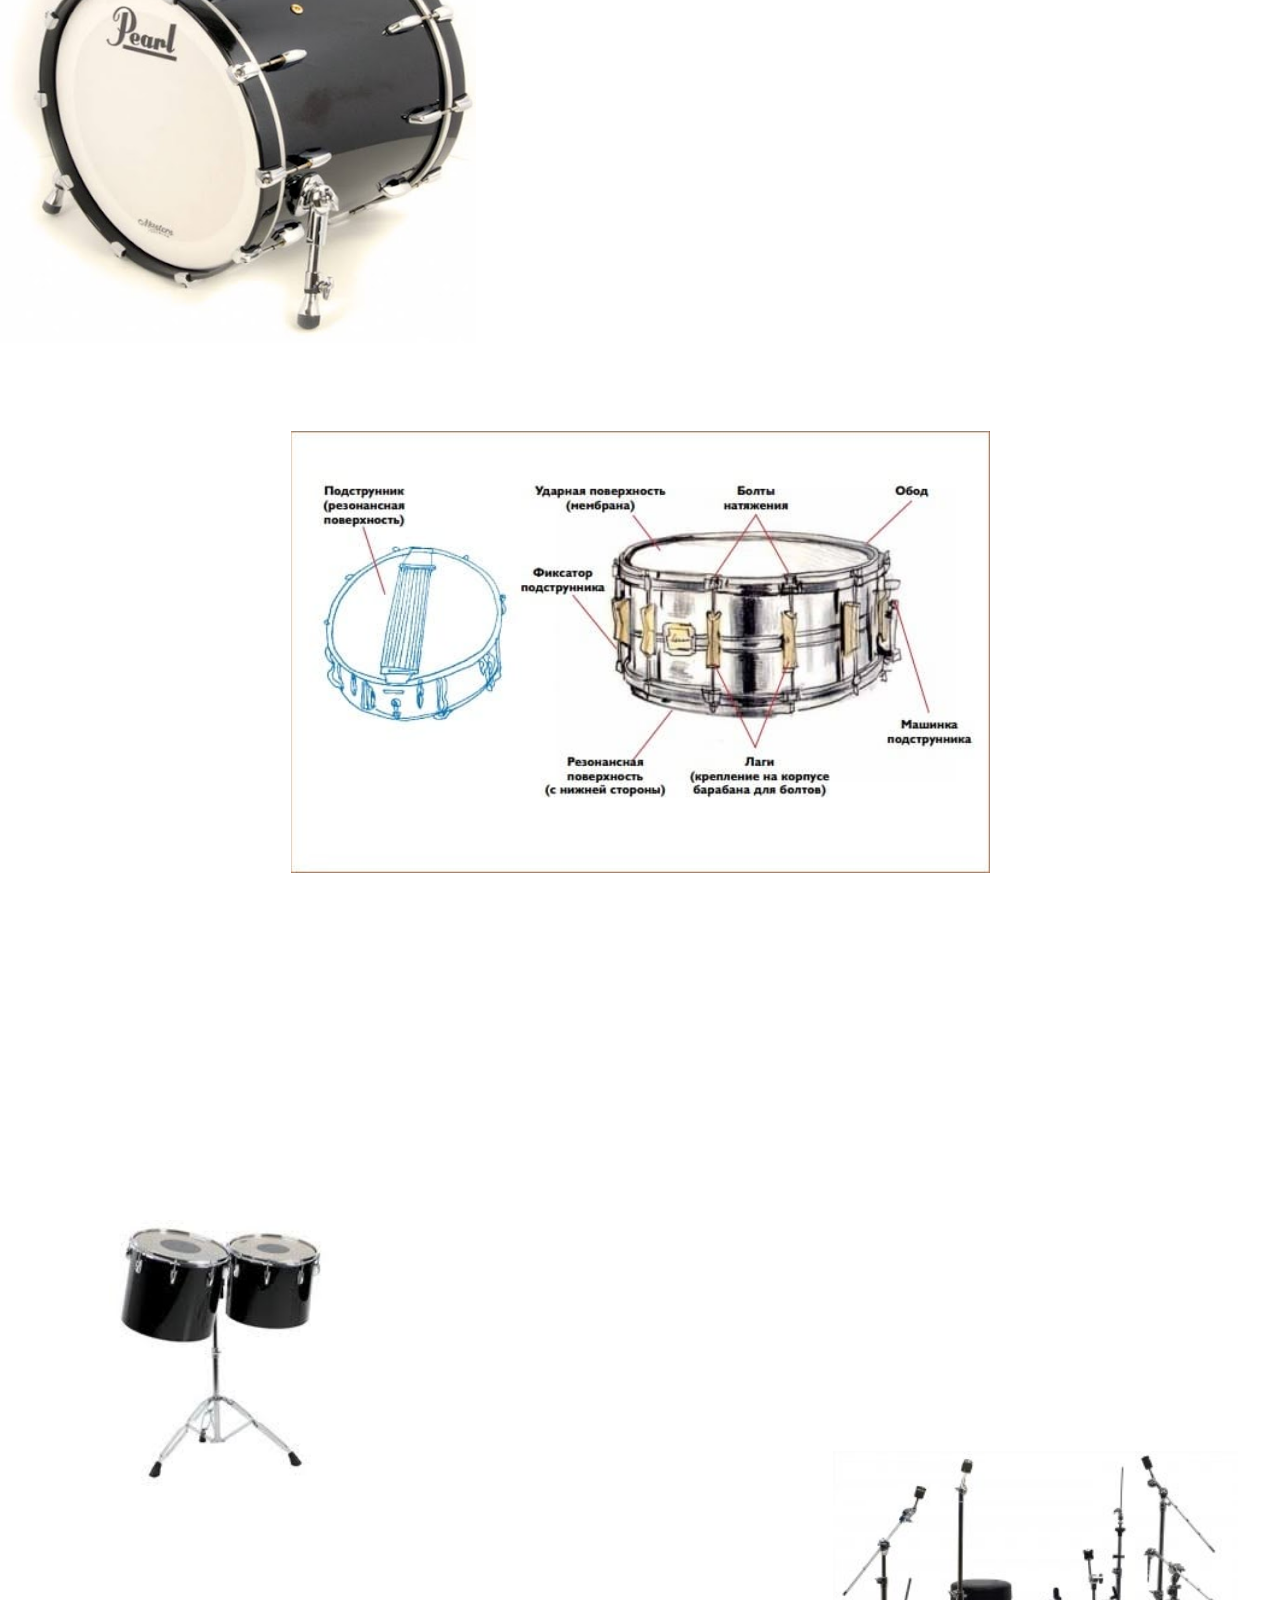
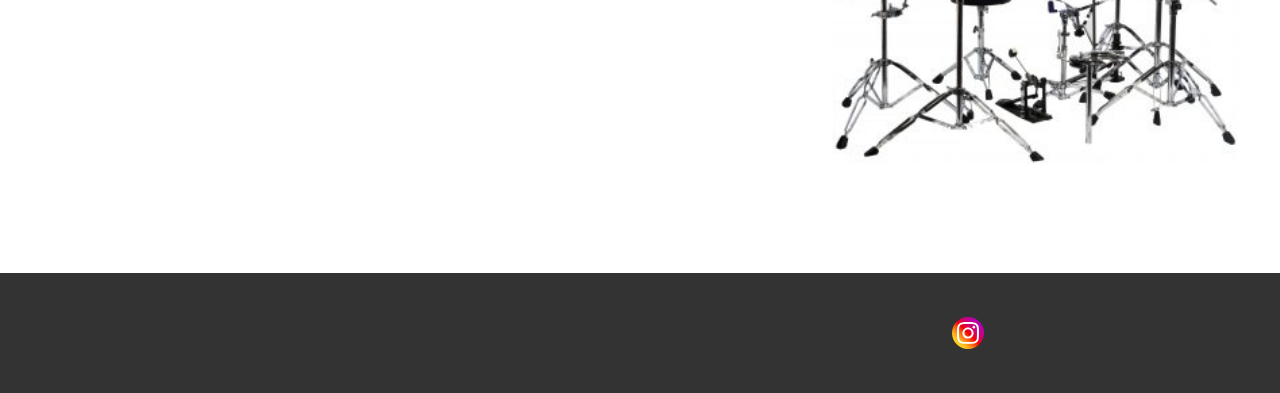
<file: Барабанная-установка.html>
<!DOCTYPE html>
<html style="font-size: 16px;">
  <head>
    <meta name="viewport" content="width=device-width, initial-scale=1.0">
    <meta charset="utf-8">
    <meta name="keywords" content="Drummer">
    <meta name="description" content="">
    <meta name="page_type" content="np-template-header-footer-from-plugin">
    <title>Барабанная установка</title>
    <link rel="stylesheet" href="nicepage.css" media="screen">
<link rel="stylesheet" href="Барабанная-установка.css" media="screen">
    <script class="u-script" type="text/javascript" src="jquery.js" defer=""></script>
    <script class="u-script" type="text/javascript" src="nicepage.js" defer=""></script>
    <meta name="generator" content="Nicepage 3.30.2, nicepage.com">
    <link id="u-theme-google-font" rel="stylesheet" href="https://fonts.googleapis.com/css?family=Roboto:100,100i,300,300i,400,400i,500,500i,700,700i,900,900i|Open+Sans:300,300i,400,400i,600,600i,700,700i,800,800i">
    <link id="u-page-google-font" rel="stylesheet" href="https://fonts.googleapis.com/css?family=Lobster:400|Raleway:100,100i,200,200i,300,300i,400,400i,500,500i,600,600i,700,700i,800,800i,900,900i">
    
    
    
    
    
    
    
    
    <script type="application/ld+json">{
		"@context": "http://schema.org",
		"@type": "Organization",
		"name": "Drummer",
		"sameAs": [
				"https://www.instagram.com/drum__mer_/"
		]
}</script>
    <meta name="theme-color" content="#478ac9">
    <meta property="og:title" content="Барабанная установка">
    <meta property="og:type" content="website">
  </head>
  <body class="u-body u-image" style="background-position: 50% 50%; background-attachment: fixed; background-image: url(&quot;images/ede0c228267c62b20d0721cf80afdb86a6127d33fbcf0110b4558a768010757c9c7150c0e3a67f388e6afce32ecf3f22bd1ad520bdbd448ada41d6_1280.jpg&quot;);"><header class="u-clearfix u-header u-sticky u-sticky-e6dc" id="sec-2188" data-animation-name="" data-animation-duration="0" data-animation-delay="0" data-animation-direction=""><div class="u-clearfix u-sheet u-sheet-1">
        <h1 class="u-custom-font u-font-lobster u-text u-text-white u-text-1">Drummer</h1><span class="u-black u-icon u-icon-circle u-opacity u-opacity-75 u-spacing-15 u-text-white u-icon-1"><svg class="u-svg-link" preserveAspectRatio="xMidYMin slice" viewBox="0 0 64 64" style=""><use xmlns:xlink="http://www.w3.org/1999/xlink" xlink:href="#svg-9730"></use></svg><svg class="u-svg-content" viewBox="0 0 64 64" id="svg-9730"><g><path d="m60 47.184v-10.365c.417-.147.799-.376 1.107-.692.577-.561.893-1.316.893-2.127 0-1.654-1.346-3-3-3h-4v-19.381l6.5-3.753c.479-.276.643-.888.366-1.366-1.377-2.386-4.44-3.208-6.83-1.83l-2.598 1.5-.5-.866c-.276-.479-.89-.642-1.366-.366-.479.276-.643.888-.366 1.366l.5.866-2.598 1.5c-1.156.668-1.983 1.746-2.329 3.036s-.169 2.637.499 3.794c.133.229.352.397.607.466.085.023.172.034.259.034.174 0 .347-.045.5-.134l5.356-3.092v18.226h-8v-3h5c.553 0 1-.448 1-1s-.447-1-1-1h-1v-6h1c.553 0 1-.448 1-1s-.447-1-1-1h-16c-.553 0-1 .448-1 1s.447 1 1 1h1v6h-1c-.553 0-1 .448-1 1s.447 1 1 1h5v1.526c-2.138-.971-4.503-1.526-7-1.526s-4.862.555-7 1.526v-1.526h5c.553 0 1-.448 1-1s-.447-1-1-1h-1v-6h1c.553 0 1-.448 1-1s-.447-1-1-1h-16c-.553 0-1 .448-1 1s.447 1 1 1h1v6h-1c-.553 0-1 .448-1 1s.447 1 1 1h5v2h-8v-17.226l5.356 3.093c.154.088.327.133.5.133.087 0 .174-.011.259-.034.256-.068.475-.236.607-.466.668-1.157.845-2.504.499-3.794s-1.173-2.368-2.329-3.036l-2.598-1.5.5-.866c.276-.478.112-1.09-.366-1.366s-1.09-.112-1.366.366l-.5.866-2.598-1.5c-2.388-1.378-5.452-.557-6.83 1.83-.277.479-.113 1.09.366 1.367l6.5 3.752v18.381h-4c-.812 0-1.566.317-2.107.874-.577.56-.893 1.315-.893 2.126 0 1.302.839 2.402 2 2.816v6.365c-.418.147-.799.376-1.107.693-.577.56-.893 1.315-.893 2.126 0 1.654 1.346 3 3 3h4v7.649l-3.781 4.727c-.345.431-.274 1.061.156 1.405.434.347 1.062.276 1.406-.156l3.219-4.024 3.219 4.024c.198.247.488.375.782.375.219 0 .439-.072.624-.219.431-.345.501-.974.156-1.405l-3.781-4.727v-7.649h4.281c.438 2.443 1.39 4.706 2.754 6.67l-1.633 2.829c-.4.694-.507 1.503-.3 2.277s.704 1.421 1.397 1.821c.471.272.986.402 1.495.402 1.037 0 2.048-.538 2.604-1.5l.84-1.454c2.727 1.862 6.018 2.955 9.562 2.955s6.835-1.093 9.562-2.955l.84 1.455c.556.961 1.566 1.499 2.604 1.499.509 0 1.024-.129 1.495-.401.693-.4 1.19-1.047 1.397-1.822.207-.774.101-1.583-.3-2.276l-1.633-2.83c.372-.536.718-1.091 1.027-1.67h6.008v2.649l-3.781 4.727c-.345.431-.274 1.061.156 1.405.434.347 1.061.276 1.406-.156l3.219-4.024 3.219 4.024c.198.247.488.375.782.375.219 0 .439-.072.624-.219.431-.345.501-.974.156-1.405l-3.781-4.727v-2.649h4c.811 0 1.565-.317 2.107-.874.577-.56.893-1.315.893-2.126 0-1.302-.839-2.402-2-2.816zm-15-14.184h14c.552 0 1 .449 1 1 0 .267-.103.513-.306.712-.181.186-.427.288-.694.288h-13.283c-.232-.317-.465-.632-.717-.932zm-4-5h2v4.062c-.628-.535-1.298-1.017-2-1.458zm-20 0h2v2.604c-.702.44-1.372.923-2 1.458zm-5.949 18h-10.051c-.552 0-1-.449-1-1 0-.267.103-.513.307-.712.179-.186.426-.288.693-.288h10.051c-.02.333-.051.662-.051 1s.031.667.051 1zm-10.051-12c-.552 0-1-.449-1-1 0-.267.103-.513.307-.712.179-.186.426-.288.693-.288h14v2zm27 26c-8.271 0-15-6.729-15-15s6.729-15 15-15 15 6.729 15 15-6.729 15-15 15zm27.694-9.288c-.181.186-.427.288-.694.288h-11.114c.246-.649.453-1.316.619-2h10.495c.552 0 1 .449 1 1 0 .267-.103.513-.306.712z"></path><circle cx="36" cy="49" r="1"></circle><path d="m32 32c-7.168 0-13 5.832-13 13s5.832 13 13 13 13-5.832 13-13-5.832-13-13-13zm7 11v6c0 1.654-1.346 3-3 3s-3-1.346-3-3 1.346-3 3-3c.352 0 .686.072 1 .184v-2.184h-7v5c0 1.654-1.346 3-3 3s-3-1.346-3-3 1.346-3 3-3c.352 0 .686.072 1 .184v-3.184-4c0-.552.447-1 1-1h9c.553 0 1 .448 1 1z"></path><path d="m30 40h7v2h-7z"></path><circle cx="27" cy="49" r="1"></circle>
</g></svg></span>
        <nav class="u-dropdown-icon u-menu u-menu-dropdown u-offcanvas u-menu-1" data-submenu-level="on-click" data-position="" data-responsive-from="XL">
          <div class="menu-collapse u-custom-font u-font-raleway" style="font-size: 1.25rem; letter-spacing: 0px; font-weight: 700;">
            <a class="u-button-style u-custom-active-color u-custom-border u-custom-border-color u-custom-color u-custom-hover-color u-custom-left-right-menu-spacing u-custom-padding-bottom u-custom-text-active-color u-custom-text-color u-custom-text-hover-color u-custom-top-bottom-menu-spacing u-nav-link u-text-active-palette-1-base u-text-hover-palette-2-base u-white" href="#" style="padding: 4px 0px; font-size: calc(1em + 8px); background-image: none;">
              <svg><use xmlns:xlink="http://www.w3.org/1999/xlink" xlink:href="#menu-hamburger"></use></svg>
              <svg version="1.1" xmlns="http://www.w3.org/2000/svg" xmlns:xlink="http://www.w3.org/1999/xlink"><defs><symbol id="menu-hamburger" viewBox="0 0 16 16" style="width: 16px; height: 16px;"><rect y="1" width="16" height="2"></rect><rect y="7" width="16" height="2"></rect><rect y="13" width="16" height="2"></rect>
</symbol>
</defs></svg>
            </a>
          </div>
          <div class="u-custom-menu u-nav-container">
            <ul class="u-custom-font u-font-raleway u-nav u-spacing-2 u-unstyled u-nav-1"><li class="u-nav-item"><a class="u-active-white u-button-style u-hover-white u-nav-link u-text-active-grey-90 u-text-body-alt-color u-text-hover-grey-90" href="Главная.html" style="padding: 10px 20px;">Главная</a>
</li><li class="u-nav-item"><a class="u-active-white u-button-style u-hover-white u-nav-link u-text-active-grey-90 u-text-body-alt-color u-text-hover-grey-90" href="Интересные-статьи--.html" style="padding: 10px 20px;">Интересные статьи </a><div class="u-nav-popup"><ul class="u-h-spacing-20 u-nav u-unstyled u-v-spacing-10 u-nav-2"><li class="u-nav-item"><a class="u-button-style u-nav-link u-white" href="10-Величайших-барабанщиков.html">10 Великих барабанщиков</a>
</li><li class="u-nav-item"><a class="u-button-style u-nav-link u-white" href="Барабанная-установка.html">Барабанная установка</a>
</li><li class="u-nav-item"><a class="u-button-style u-nav-link u-white" href="Строение-палочки.html">Строение палочки</a>
</li><li class="u-nav-item"><a class="u-button-style u-nav-link u-white" href="Как-выбрать-палочки.html">Как выбрать палочки?</a>
</li><li class="u-nav-item"><a class="u-button-style u-nav-link u-white" href="Советы.html">Советы и ошибки начинающих</a>
</li></ul>
</div>
</li><li class="u-nav-item"><a class="u-active-white u-button-style u-hover-white u-nav-link u-text-active-grey-90 u-text-body-alt-color u-text-hover-grey-90" style="padding: 10px 20px;">Уроки</a><div class="u-nav-popup"><ul class="u-h-spacing-20 u-nav u-unstyled u-v-spacing-10 u-nav-3"><li class="u-nav-item"><a class="u-button-style u-nav-link u-white" href="1-урок.html">1 урок</a>
</li><li class="u-nav-item"><a class="u-button-style u-nav-link u-white" href="2-урок.html">2 урок</a>
</li><li class="u-nav-item"><a class="u-button-style u-nav-link u-white" href="3-урок.html">3 урок</a>
</li><li class="u-nav-item"><a class="u-button-style u-nav-link u-white" href="4-урок.html">4 урок</a>
</li><li class="u-nav-item"><a class="u-button-style u-nav-link u-white" href="5-урок.html">5 урок</a>
</li></ul>
</div>
</li></ul>
          </div>
          <div class="u-custom-menu u-nav-container-collapse">
            <div class="u-black u-container-style u-inner-container-layout u-opacity u-opacity-95 u-sidenav u-sidenav-1" data-offcanvas-width="510">
              <div class="u-inner-container-layout u-sidenav-overflow">
                <div class="u-menu-close u-menu-close-1"></div>
                <ul class="u-align-center u-nav u-popupmenu-items u-spacing-16 u-unstyled u-nav-4"><li class="u-nav-item"><a class="u-button-style u-nav-link" href="Главная.html" style="padding: 10px 20px;">Главная</a>
</li><li class="u-nav-item"><a class="u-button-style u-nav-link" href="Интересные-статьи--.html" style="padding: 10px 20px;">Интересные статьи </a><div class="u-nav-popup"><ul class="u-h-spacing-20 u-nav u-unstyled u-v-spacing-10 u-nav-5"><li class="u-nav-item"><a class="u-button-style u-nav-link" href="10-Величайших-барабанщиков.html">10 Великих барабанщиков</a>
</li><li class="u-nav-item"><a class="u-button-style u-nav-link" href="Барабанная-установка.html">Барабанная установка</a>
</li><li class="u-nav-item"><a class="u-button-style u-nav-link" href="Строение-палочки.html">Строение палочки</a>
</li><li class="u-nav-item"><a class="u-button-style u-nav-link" href="Как-выбрать-палочки.html">Как выбрать палочки?</a>
</li><li class="u-nav-item"><a class="u-button-style u-nav-link" href="Советы.html">Советы и ошибки начинающих</a>
</li></ul>
</div>
</li><li class="u-nav-item"><a class="u-button-style u-nav-link" style="padding: 10px 20px;">Уроки</a><div class="u-nav-popup"><ul class="u-h-spacing-20 u-nav u-unstyled u-v-spacing-10 u-nav-6"><li class="u-nav-item"><a class="u-button-style u-nav-link" href="1-урок.html">1 урок</a>
</li><li class="u-nav-item"><a class="u-button-style u-nav-link" href="2-урок.html">2 урок</a>
</li><li class="u-nav-item"><a class="u-button-style u-nav-link" href="3-урок.html">3 урок</a>
</li><li class="u-nav-item"><a class="u-button-style u-nav-link" href="4-урок.html">4 урок</a>
</li><li class="u-nav-item"><a class="u-button-style u-nav-link" href="5-урок.html">5 урок</a>
</li></ul>
</div>
</li></ul>
              </div>
            </div>
            <div class="u-black u-menu-overlay u-opacity u-opacity-65"></div>
          </div>
        </nav>
      </div></header>
    <section class="u-clearfix u-section-1" id="sec-8ef0">
      <h1 class="u-text u-text-default u-text-white u-text-1">Барабанная&nbsp;установка&nbsp;</h1>
      <p class="u-text u-text-white u-text-2">Идея собирать все необходимые ударные инструменты на небольшой площади, исходя из условий расположения на сцене и для удобства доступа одного барабанщика ко всей перкуссии, родилась еще во второй половине XIX-го века, с возникновением джаза.Конечно же, с тех пор менялись традиции, видоизменялись и совершенствовались &nbsp;барабаны, пластики, весь так называемый хардвер (стойки, крепления и т.д.), тарелки &nbsp;и прочее. В наше время мир ударных инструментов, перкуссии и вообще всего гремящего и шумящего&nbsp; невообразимо широк. И при сборке собственной ударной установки никогда не было и не будет никаких ограничений и строгих правил, кроме собственного удобства и желаемого звучания.<br>К примеру, Кит Мун из группы The Who бОльшую часть своей карьеры играл без хай-хэта. А с тех пор как Рик Аллен из Def Leppard потерял руку, его установка стала поистине уникальной.<br>Посмотрим, как выглядит классическая барабанная установка сегодня. Основные её составляющие – тарелки и барабаны.<br>
        <br>
        <br>
      </p>
      <div class="u-palette-3-base u-shape u-shape-rectangle u-shape-1"></div>
      <img class="u-image u-image-default u-image-1" src="images/unnamed.gif" alt="" data-image-width="370" data-image-height="326">
    </section>
    <section class="u-clearfix u-section-2" id="sec-923c">
      <div class="u-clearfix u-sheet u-sheet-1">
        <h1 class="u-text u-text-1">
          <span class="u-text-white">ГЛАВНЫЙ ПО ТАРЕЛОЧКАМ…<br>
          </span>
          <br>
        </h1>
        <p class="u-text u-text-white u-text-2">
          <span style="font-size: 1.25rem;">Многообразие тарелок очень велико – насчитываются сотни видов тарелок. Они различаются по диаметру, сплаву, форме и другим параметрам. Основная классификация тарелок включает в себя следующие виды:</span>
          <br>
        </p>
        <img class="u-image u-image-default u-image-1" src="images/hi-hat-cymbals-1-300x202.jpg" alt="" data-image-width="300" data-image-height="202">
        <p class="u-text u-text-white u-text-3">Hi-hat (хет). Двойная тарелка, установленная на одном стержне. Часто основной ритм ведётся именно с помощью хета. Хет крепится на специальной стойке, оснащенной педалью. Как правило, длительность звучания хай-хета регулируется левой ногой.<br>
          <br>
        </p>
      </div>
    </section>
    <section class="u-clearfix u-section-3" id="sec-6f08">
      <div class="u-clearfix u-sheet u-sheet-1">
        <img class="u-expanded-height u-image u-image-default u-image-1" src="images/220px-2006-07-06_galgenstaender.jpg" alt="" data-image-width="220" data-image-height="321">
        <p class="u-text u-text-white u-text-1"> Креш (crash).<br>Говорящее название, креш используется для акцентов и отделения частей в композиции. Отличаются различные креши, как и остальные тарелки, друг от друга размером, материалом, ковкой и покрытием.<br>
          <br>
          <br>
        </p>
      </div>
    </section>
    <section class="u-clearfix u-section-4" id="sec-b8ac">
      <p class="u-text u-text-1">
        <span class="u-text-white" style="font-size: 1.5rem;">Райд (ride).<br>Название райду было придумано в эпоху джаза, когда он и был ведущей тарелкой. Сейчас выполняет роль хай-хета, исходя из контекста и художественной задумки. Обычно это самая крупная тарелка в сете. Стандартные размеры от 20″ до 22″. Но как и со всеми остальными барабанами встречаются различные варианты. Друг от друга отличаются материалом, размерами, ковкой, покрытием, наличием купола и (в редких случаях) формой.<br>
          <br>
        </span>
      </p>
      <img class="u-expanded-height u-image u-image-default u-image-1" src="images/tarelki-podvesnye.jpg" alt="" data-image-width="500" data-image-height="333">
    </section>
    <section class="u-clearfix u-section-5" id="sec-d215">
      <h2 class="u-text u-text-1">
        <span class="u-text-white">КАКИЕ БАРАБАНЫ ВХОДЯТ В УДАРНУЮ УСТАНОВКУ?</span>
        <br>
        <br>
      </h2>
      <p class="u-text u-text-white u-text-2">Бас барабан (бочка, большой барабан,&nbsp;bass drum, kik drum). Как и большая часть ударной установки пришёл к нам из оркестров. Как и все барабаны имеет лаги и обода для натягивания пластиков. Размеры бочек разнятся от 16х16 (диаметр и длинна обечайки) в дюймах до совершенно невероятных «кастомных» громил. У любой бочки так же есть ножки для упора в землю, ведь в отличие от остальных барабанов, бочка находится в горизонтальном положении на полу. Бас-барабан входит в состав ударной установки, извлечение звука из него осуществляется с помощью ударов специальной педали, соединённой с колотушкой. Современные стили метала, такие например как; thrash, power, death, black metal и даже нынешний heavy metal повсеместно используют кардан (две педали, скрепленные валом имея соответственно на борту 2 колотошки), позволяющий бить в бас-барабан гораздо быстрее, чем одиночная педаль.</p>
      <img class="u-image u-image-default u-image-1" src="images/unnamed1.jpg" alt="" data-image-width="512" data-image-height="476">
    </section>
    <section class="u-clearfix u-section-6" id="sec-c8d4">
      <div class="u-clearfix u-sheet u-sheet-1">
        <img class="u-image u-image-default u-image-1" src="images/baraban-stroenie.jpg" alt="" data-image-width="581" data-image-height="367">
        <p class="u-text u-text-white u-text-1">Малый барабан (рабочий, snare drum).Так же пришёл к нам из оркестров, по большей части маршевых. Отличительной чертой малого барабана являются струны, натянутые под нижним пластиком (по англ. snare, от чего и образованно оригинальное название) и регулируемые машинкой подструнника, которая находится с боку барабана и крепится к обечайке. Остальные лаги не отличаются от классических: винты и обода. Традиционный размер малого барабана 14х5,5, но можно встретить абсолютно разные экземпляры: от невероятно маленьких, которые больше похожи на бубен, до неприлично больших — переделанных бас-томов.</p>
      </div>
    </section>
    <section class="u-clearfix u-section-7" id="sec-66a9">
      <div class="u-clearfix u-sheet u-sheet-1">
        <img class="u-image u-image-default u-preserve-proportions u-image-1" src="images/1.jpg" alt="" data-image-width="168" data-image-height="200">
        <p class="u-text u-text-white u-text-1">Томы (tom-toms).<br>Если бочка и малый являются практически неотъемлемой частью барабанной установки, то томы напротив — самая вариативная её часть. Варьируется и их количество и размеры. В основном делятся на подвесные (rack tom) и напольные (floor tom). Называют их обычно по регистру, который они занимают альт, тенор и бас — от высокого к низкому соответственно.
        </p>
        <img class="u-image u-image-default u-image-2" src="images/c08ea764-98ce-5ccf-2095-090d73b2e076.jpg" alt="" data-image-width="300" data-image-height="232">
        <p class="u-text u-text-white u-text-2">Немаловажной частью&nbsp;установки является хардвер (hardware). Стойки, стул, педаль и т.д. Это вещи, которые не влияют на звук, но играют очень большую роль в том, как вы себя ощущаете за барабанами и насколько Вам удобно. Отличаются всем, чем могут. Есть тысячи конфигураций и моделей, так что выбирайте!</p>
      </div>
    </section>
    
    
    <footer class="u-clearfix u-footer u-grey-80" id="sec-6d0f"><div class="u-clearfix u-sheet u-valign-middle u-sheet-1">
        <div class="u-align-left u-social-icons u-spacing-10 u-social-icons-1">
          <a class="u-social-url" title="instagram" target="_blank" href="https://www.instagram.com/drum__mer_/"><span class="u-icon u-social-icon u-social-instagram u-icon-1"><svg class="u-svg-link" preserveAspectRatio="xMidYMin slice" viewBox="0 0 1000 1000" style=""><use xmlns:xlink="http://www.w3.org/1999/xlink" xlink:href="#svg-c63b"></use></svg><svg class="u-svg-content" viewBox="0 0 1000 1000" id="svg-c63b" style="enable-background:new 0 0 1000 1000;"><style type="text/css"> .st0{fill:url(#SVGID_1_);}
	.st1{fill:currentColor;} </style><linearGradient gradientUnits="userSpaceOnUse" id="SVGID_1_" x1="146.4465" x2="853.5535" y1="853.5535" y2="146.4465"><stop offset="0" style="stop-color:#FFD521"></stop><stop offset="5.510481e-02" style="stop-color:#FFD020"></stop><stop offset="0.1241" style="stop-color:#FEC01E"></stop><stop offset="0.2004" style="stop-color:#FCA71B"></stop><stop offset="0.2821" style="stop-color:#FA8316"></stop><stop offset="0.3681" style="stop-color:#F85510"></stop><stop offset="0.4563" style="stop-color:#F51E09"></stop><stop offset="0.5" style="stop-color:#F30005"></stop><stop offset="0.5035" style="stop-color:#F20007"></stop><stop offset="0.5966" style="stop-color:#E1003B"></stop><stop offset="0.6879" style="stop-color:#D30067"></stop><stop offset="0.7757" style="stop-color:#C70088"></stop><stop offset="0.8589" style="stop-color:#BF00A0"></stop><stop offset="0.9357" style="stop-color:#BB00AF"></stop><stop offset="1" style="stop-color:#B900B4"></stop>
</linearGradient><path class="st0" d="M500,1000L500,1000C223.9,1000,0,776.1,0,500v0C0,223.9,223.9,0,500,0h0c276.1,0,500,223.9,500,500v0  C1000,776.1,776.1,1000,500,1000z"></path><g><path class="st1" d="M500,220.2c91.1,0,101.9,0.3,137.9,2c33.3,1.5,51.4,7.1,63.4,11.8c15.9,6.2,27.3,13.6,39.2,25.5   c11.9,11.9,19.3,23.3,25.5,39.2c4.7,12,10.2,30.1,11.8,63.4c1.6,36,2,46.8,2,137.9s-0.3,101.9-2,137.9   c-1.5,33.3-7.1,51.4-11.8,63.4c-6.2,15.9-13.6,27.3-25.5,39.2c-11.9,11.9-23.3,19.3-39.2,25.5c-12,4.7-30.1,10.2-63.4,11.8   c-36,1.6-46.8,2-137.9,2s-101.9-0.3-137.9-2c-33.3-1.5-51.4-7.1-63.4-11.8c-15.9-6.2-27.3-13.6-39.2-25.5   c-11.9-11.9-19.3-23.3-25.5-39.2c-4.7-12-10.2-30.1-11.8-63.4c-1.6-36-2-46.8-2-137.9s0.3-101.9,2-137.9   c1.5-33.3,7.1-51.4,11.8-63.4c6.2-15.9,13.6-27.3,25.5-39.2c11.9-11.9,23.3-19.3,39.2-25.5c12-4.7,30.1-10.2,63.4-11.8   C398.1,220.5,408.9,220.2,500,220.2 M500,158.7c-92.7,0-104.3,0.4-140.7,2.1c-36.3,1.7-61.1,7.4-82.9,15.9   C254,185.3,234.9,197,216,216c-19,19-30.6,38-39.4,60.5c-8.4,21.7-14.2,46.5-15.9,82.9c-1.7,36.4-2.1,48-2.1,140.7   c0,92.7,0.4,104.3,2.1,140.7c1.7,36.3,7.4,61.1,15.9,82.9C185.3,746,197,765.1,216,784c19,19,38,30.6,60.5,39.4   c21.7,8.4,46.5,14.2,82.9,15.9c36.4,1.7,48,2.1,140.7,2.1s104.3-0.4,140.7-2.1c36.3-1.7,61.1-7.4,82.9-15.9   C746,814.7,765.1,803,784,784c19-19,30.6-38,39.4-60.5c8.4-21.7,14.2-46.5,15.9-82.9c1.7-36.4,2.1-48,2.1-140.7   s-0.4-104.3-2.1-140.7c-1.7-36.3-7.4-61.1-15.9-82.9C814.7,254,803,234.9,784,216c-19-19-38-30.6-60.5-39.4   c-21.7-8.4-46.5-14.2-82.9-15.9C604.3,159.1,592.7,158.7,500,158.7L500,158.7z"></path><path class="st1" d="M500,324.7c-96.8,0-175.3,78.5-175.3,175.3S403.2,675.3,500,675.3S675.3,596.8,675.3,500   S596.8,324.7,500,324.7z M500,613.8c-62.8,0-113.8-50.9-113.8-113.8S437.2,386.2,500,386.2c62.8,0,113.8,50.9,113.8,113.8   S562.8,613.8,500,613.8z"></path><circle class="st1" cx="682.2" cy="317.8" r="41"></circle>
</g></svg></span>
          </a>
        </div>
      </div></footer>
    
  </body>
</html>
</file>
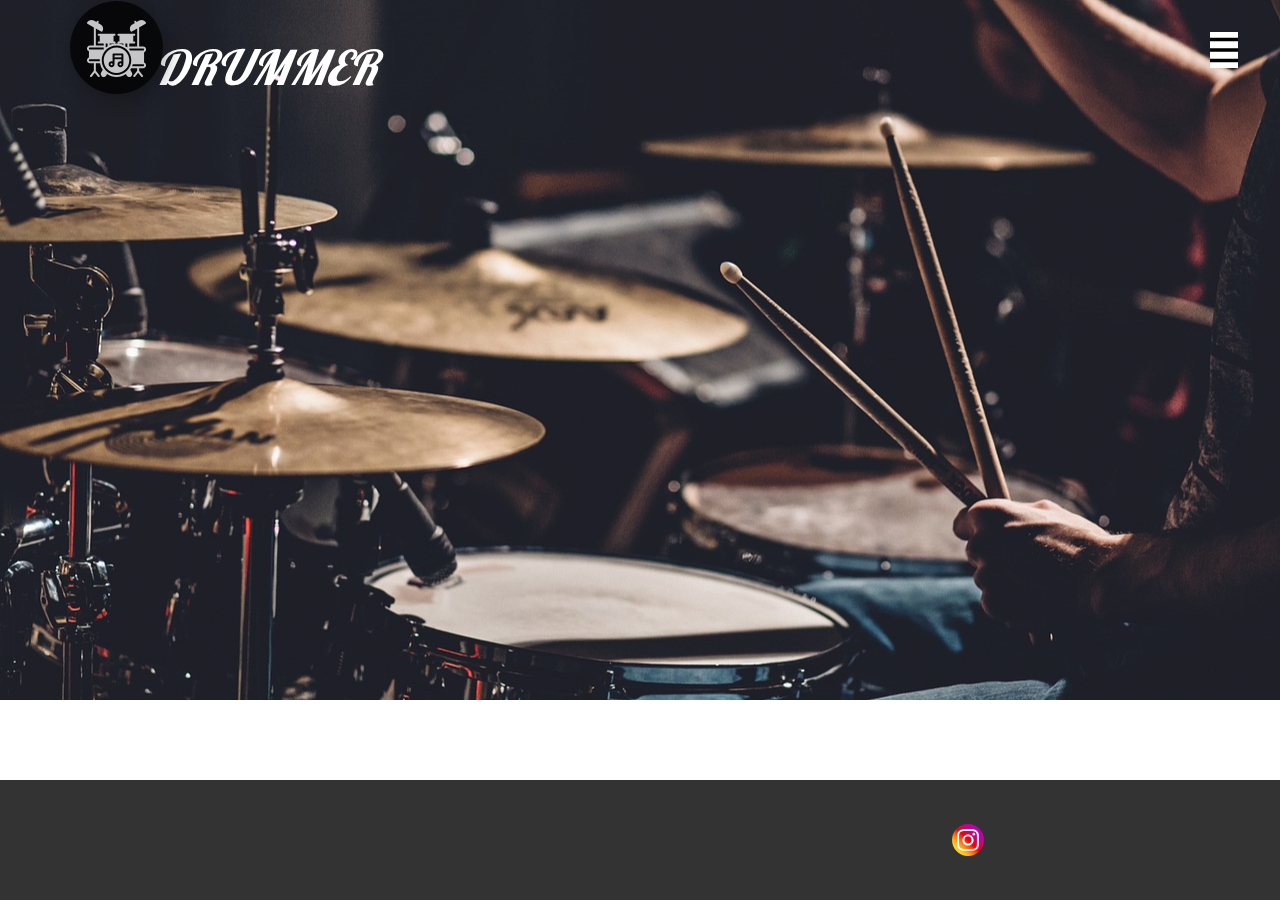
<file: Главная.html>
<!DOCTYPE html>
<html style="font-size: 16px;">
  <head>
    <meta name="viewport" content="width=device-width, initial-scale=1.0">
    <meta charset="utf-8">
    <meta name="keywords" content="Drummer">
    <meta name="description" content="">
    <meta name="page_type" content="np-template-header-footer-from-plugin">
    <title>Drummer</title>
    <link rel="stylesheet" href="nicepage.css" media="screen">
<link rel="stylesheet" href="Главная.css" media="screen">
    <script class="u-script" type="text/javascript" src="jquery.js" defer=""></script>
    <script class="u-script" type="text/javascript" src="nicepage.js" defer=""></script>
    <meta name="generator" content="Nicepage 3.30.2, nicepage.com">
    <link id="u-theme-google-font" rel="stylesheet" href="https://fonts.googleapis.com/css?family=Roboto:100,100i,300,300i,400,400i,500,500i,700,700i,900,900i|Open+Sans:300,300i,400,400i,600,600i,700,700i,800,800i">
    <link id="u-page-google-font" rel="stylesheet" href="https://fonts.googleapis.com/css?family=Lobster:400|Raleway:100,100i,200,200i,300,300i,400,400i,500,500i,600,600i,700,700i,800,800i,900,900i">
    
    
    <script type="application/ld+json">{
		"@context": "http://schema.org",
		"@type": "Organization",
		"name": "Drummer",
		"sameAs": [
				"https://www.instagram.com/drum__mer_/"
		]
}</script>
    <meta name="theme-color" content="#478ac9">
    <meta property="og:title" content="Drummer">
    <meta property="og:type" content="website">
  </head>
  <body class="u-body u-overlap u-stick-footer"><header class="u-clearfix u-header u-sticky u-sticky-e6dc" id="sec-2188" data-animation-name="" data-animation-duration="0" data-animation-delay="0" data-animation-direction=""><div class="u-clearfix u-sheet u-sheet-1">
        <h1 class="u-custom-font u-font-lobster u-text u-text-white u-text-1">Drummer</h1><span class="u-black u-icon u-icon-circle u-opacity u-opacity-75 u-spacing-15 u-text-white u-icon-1"><svg class="u-svg-link" preserveAspectRatio="xMidYMin slice" viewBox="0 0 64 64" style=""><use xmlns:xlink="http://www.w3.org/1999/xlink" xlink:href="#svg-9730"></use></svg><svg class="u-svg-content" viewBox="0 0 64 64" id="svg-9730"><g><path d="m60 47.184v-10.365c.417-.147.799-.376 1.107-.692.577-.561.893-1.316.893-2.127 0-1.654-1.346-3-3-3h-4v-19.381l6.5-3.753c.479-.276.643-.888.366-1.366-1.377-2.386-4.44-3.208-6.83-1.83l-2.598 1.5-.5-.866c-.276-.479-.89-.642-1.366-.366-.479.276-.643.888-.366 1.366l.5.866-2.598 1.5c-1.156.668-1.983 1.746-2.329 3.036s-.169 2.637.499 3.794c.133.229.352.397.607.466.085.023.172.034.259.034.174 0 .347-.045.5-.134l5.356-3.092v18.226h-8v-3h5c.553 0 1-.448 1-1s-.447-1-1-1h-1v-6h1c.553 0 1-.448 1-1s-.447-1-1-1h-16c-.553 0-1 .448-1 1s.447 1 1 1h1v6h-1c-.553 0-1 .448-1 1s.447 1 1 1h5v1.526c-2.138-.971-4.503-1.526-7-1.526s-4.862.555-7 1.526v-1.526h5c.553 0 1-.448 1-1s-.447-1-1-1h-1v-6h1c.553 0 1-.448 1-1s-.447-1-1-1h-16c-.553 0-1 .448-1 1s.447 1 1 1h1v6h-1c-.553 0-1 .448-1 1s.447 1 1 1h5v2h-8v-17.226l5.356 3.093c.154.088.327.133.5.133.087 0 .174-.011.259-.034.256-.068.475-.236.607-.466.668-1.157.845-2.504.499-3.794s-1.173-2.368-2.329-3.036l-2.598-1.5.5-.866c.276-.478.112-1.09-.366-1.366s-1.09-.112-1.366.366l-.5.866-2.598-1.5c-2.388-1.378-5.452-.557-6.83 1.83-.277.479-.113 1.09.366 1.367l6.5 3.752v18.381h-4c-.812 0-1.566.317-2.107.874-.577.56-.893 1.315-.893 2.126 0 1.302.839 2.402 2 2.816v6.365c-.418.147-.799.376-1.107.693-.577.56-.893 1.315-.893 2.126 0 1.654 1.346 3 3 3h4v7.649l-3.781 4.727c-.345.431-.274 1.061.156 1.405.434.347 1.062.276 1.406-.156l3.219-4.024 3.219 4.024c.198.247.488.375.782.375.219 0 .439-.072.624-.219.431-.345.501-.974.156-1.405l-3.781-4.727v-7.649h4.281c.438 2.443 1.39 4.706 2.754 6.67l-1.633 2.829c-.4.694-.507 1.503-.3 2.277s.704 1.421 1.397 1.821c.471.272.986.402 1.495.402 1.037 0 2.048-.538 2.604-1.5l.84-1.454c2.727 1.862 6.018 2.955 9.562 2.955s6.835-1.093 9.562-2.955l.84 1.455c.556.961 1.566 1.499 2.604 1.499.509 0 1.024-.129 1.495-.401.693-.4 1.19-1.047 1.397-1.822.207-.774.101-1.583-.3-2.276l-1.633-2.83c.372-.536.718-1.091 1.027-1.67h6.008v2.649l-3.781 4.727c-.345.431-.274 1.061.156 1.405.434.347 1.061.276 1.406-.156l3.219-4.024 3.219 4.024c.198.247.488.375.782.375.219 0 .439-.072.624-.219.431-.345.501-.974.156-1.405l-3.781-4.727v-2.649h4c.811 0 1.565-.317 2.107-.874.577-.56.893-1.315.893-2.126 0-1.302-.839-2.402-2-2.816zm-15-14.184h14c.552 0 1 .449 1 1 0 .267-.103.513-.306.712-.181.186-.427.288-.694.288h-13.283c-.232-.317-.465-.632-.717-.932zm-4-5h2v4.062c-.628-.535-1.298-1.017-2-1.458zm-20 0h2v2.604c-.702.44-1.372.923-2 1.458zm-5.949 18h-10.051c-.552 0-1-.449-1-1 0-.267.103-.513.307-.712.179-.186.426-.288.693-.288h10.051c-.02.333-.051.662-.051 1s.031.667.051 1zm-10.051-12c-.552 0-1-.449-1-1 0-.267.103-.513.307-.712.179-.186.426-.288.693-.288h14v2zm27 26c-8.271 0-15-6.729-15-15s6.729-15 15-15 15 6.729 15 15-6.729 15-15 15zm27.694-9.288c-.181.186-.427.288-.694.288h-11.114c.246-.649.453-1.316.619-2h10.495c.552 0 1 .449 1 1 0 .267-.103.513-.306.712z"></path><circle cx="36" cy="49" r="1"></circle><path d="m32 32c-7.168 0-13 5.832-13 13s5.832 13 13 13 13-5.832 13-13-5.832-13-13-13zm7 11v6c0 1.654-1.346 3-3 3s-3-1.346-3-3 1.346-3 3-3c.352 0 .686.072 1 .184v-2.184h-7v5c0 1.654-1.346 3-3 3s-3-1.346-3-3 1.346-3 3-3c.352 0 .686.072 1 .184v-3.184-4c0-.552.447-1 1-1h9c.553 0 1 .448 1 1z"></path><path d="m30 40h7v2h-7z"></path><circle cx="27" cy="49" r="1"></circle>
</g></svg></span>
        <nav class="u-dropdown-icon u-menu u-menu-dropdown u-offcanvas u-menu-1" data-submenu-level="on-click" data-position="" data-responsive-from="XL">
          <div class="menu-collapse u-custom-font u-font-raleway" style="font-size: 1.25rem; letter-spacing: 0px; font-weight: 700;">
            <a class="u-button-style u-custom-active-color u-custom-border u-custom-border-color u-custom-color u-custom-hover-color u-custom-left-right-menu-spacing u-custom-padding-bottom u-custom-text-active-color u-custom-text-color u-custom-text-hover-color u-custom-top-bottom-menu-spacing u-nav-link u-text-active-palette-1-base u-text-hover-palette-2-base u-white" href="#" style="padding: 4px 0px; font-size: calc(1em + 8px); background-image: none;">
              <svg><use xmlns:xlink="http://www.w3.org/1999/xlink" xlink:href="#menu-hamburger"></use></svg>
              <svg version="1.1" xmlns="http://www.w3.org/2000/svg" xmlns:xlink="http://www.w3.org/1999/xlink"><defs><symbol id="menu-hamburger" viewBox="0 0 16 16" style="width: 16px; height: 16px;color:whait;"><rect y="1" width="16" height="2"></rect><rect y="7" width="16" height="2"></rect><rect y="13" width="16" height="2"></rect>
</symbol>
</defs></svg>
            </a>
          </div>
          <div class="u-custom-menu u-nav-container">
            <ul class="u-custom-font u-font-raleway u-nav u-spacing-2 u-unstyled u-nav-1"><li class="u-nav-item"><a class="u-active-white u-button-style u-hover-white u-nav-link u-text-active-grey-90 u-text-body-alt-color u-text-hover-grey-90" href="Главная.html" style="padding: 10px 20px;">Главная</a>
</li><li class="u-nav-item"><a class="u-active-white u-button-style u-hover-white u-nav-link u-text-active-grey-90 u-text-body-alt-color u-text-hover-grey-90" href="Интересные-статьи--.html" style="padding: 10px 20px;">Интересные статьи </a><div class="u-nav-popup"><ul class="u-h-spacing-20 u-nav u-unstyled u-v-spacing-10 u-nav-2"><li class="u-nav-item"><a class="u-button-style u-nav-link u-white" href="10-Величайших-барабанщиков.html">10 Великих барабанщиков</a>
</li><li class="u-nav-item"><a class="u-button-style u-nav-link u-white" href="Барабанная-установка.html">Барабанная установка</a>
</li><li class="u-nav-item"><a class="u-button-style u-nav-link u-white" href="Строение-палочки.html">Строение палочки</a>
</li><li class="u-nav-item"><a class="u-button-style u-nav-link u-white" href="Как-выбрать-палочки.html">Как выбрать палочки?</a>
</li><li class="u-nav-item"><a class="u-button-style u-nav-link u-white" href="Советы.html">Советы и ошибки начинающих</a>
</li></ul>
</div>
</li><li class="u-nav-item"><a class="u-active-white u-button-style u-hover-white u-nav-link u-text-active-grey-90 u-text-body-alt-color u-text-hover-grey-90" style="padding: 10px 20px;">Уроки</a><div class="u-nav-popup"><ul class="u-h-spacing-20 u-nav u-unstyled u-v-spacing-10 u-nav-3"><li class="u-nav-item"><a class="u-button-style u-nav-link u-white" href="1-урок.html">1 урок</a>
</li><li class="u-nav-item"><a class="u-button-style u-nav-link u-white" href="2-урок.html">2 урок</a>
</li><li class="u-nav-item"><a class="u-button-style u-nav-link u-white" href="3-урок.html">3 урок</a>
</li><li class="u-nav-item"><a class="u-button-style u-nav-link u-white" href="4-урок.html">4 урок</a>
</li><li class="u-nav-item"><a class="u-button-style u-nav-link u-white" href="5-урок.html">5 урок</a>
</li></ul>
</div>
</li></ul>
          </div>
          <div class="u-custom-menu u-nav-container-collapse">
            <div class="u-black u-container-style u-inner-container-layout u-opacity u-opacity-95 u-sidenav u-sidenav-1" data-offcanvas-width="510">
              <div class="u-inner-container-layout u-sidenav-overflow">
                <div class="u-menu-close u-menu-close-1"></div>
                <ul class="u-align-center u-nav u-popupmenu-items u-spacing-16 u-unstyled u-nav-4"><li class="u-nav-item"><a class="u-button-style u-nav-link" href="Главная.html" style="padding: 10px 20px;">Главная</a>
</li><li class="u-nav-item"><a class="u-button-style u-nav-link" href="Интересные-статьи--.html" style="padding: 10px 20px;">Интересные статьи </a><div class="u-nav-popup"><ul class="u-h-spacing-20 u-nav u-unstyled u-v-spacing-10 u-nav-5"><li class="u-nav-item"><a class="u-button-style u-nav-link" href="10-Величайших-барабанщиков.html">10 Великих барабанщиков</a>
</li><li class="u-nav-item"><a class="u-button-style u-nav-link" href="Барабанная-установка.html">Барабанная установка</a>
</li><li class="u-nav-item"><a class="u-button-style u-nav-link" href="Строение-палочки.html">Строение палочки</a>
</li><li class="u-nav-item"><a class="u-button-style u-nav-link" href="Как-выбрать-палочки.html">Как выбрать палочки?</a>
</li><li class="u-nav-item"><a class="u-button-style u-nav-link" href="Советы.html">Советы и ошибки начинающих</a>
</li></ul>
</div>
</li><li class="u-nav-item"><a class="u-button-style u-nav-link" style="padding: 10px 20px;">Уроки</a><div class="u-nav-popup"><ul class="u-h-spacing-20 u-nav u-unstyled u-v-spacing-10 u-nav-6"><li class="u-nav-item"><a class="u-button-style u-nav-link" href="1-урок.html">1 урок</a>
</li><li class="u-nav-item"><a class="u-button-style u-nav-link" href="2-урок.html">2 урок</a>
</li><li class="u-nav-item"><a class="u-button-style u-nav-link" href="3-урок.html">3 урок</a>
</li><li class="u-nav-item"><a class="u-button-style u-nav-link" href="4-урок.html">4 урок</a>
</li><li class="u-nav-item"><a class="u-button-style u-nav-link" href="5-урок.html">5 урок</a>
</li></ul>
</div>
</li></ul>
              </div>
            </div>
            <div class="u-black u-menu-overlay u-opacity u-opacity-65"></div>
          </div>
        </nav>
      </div></header>
    <section class="u-clearfix u-image u-section-1" id="sec-d934" data-image-width="1280" data-image-height="853">
      <div class="u-clearfix u-sheet u-sheet-1"></div>
    </section>
    
    
    <footer class="u-clearfix u-footer u-grey-80" id="sec-6d0f"><div class="u-clearfix u-sheet u-valign-middle u-sheet-1">
        <div class="u-align-left u-social-icons u-spacing-10 u-social-icons-1">
          <a class="u-social-url" title="instagram" target="_blank" href="https://www.instagram.com/drum__mer_/"><span class="u-icon u-social-icon u-social-instagram u-icon-1"><svg class="u-svg-link" preserveAspectRatio="xMidYMin slice" viewBox="0 0 1000 1000" style=""><use xmlns:xlink="http://www.w3.org/1999/xlink" xlink:href="#svg-c63b"></use></svg><svg class="u-svg-content" viewBox="0 0 1000 1000" id="svg-c63b" style="enable-background:new 0 0 1000 1000;"><style type="text/css"> .st0{fill:url(#SVGID_1_);}
	.st1{fill:currentColor;} </style><linearGradient gradientUnits="userSpaceOnUse" id="SVGID_1_" x1="146.4465" x2="853.5535" y1="853.5535" y2="146.4465"><stop offset="0" style="stop-color:#FFD521"></stop><stop offset="5.510481e-02" style="stop-color:#FFD020"></stop><stop offset="0.1241" style="stop-color:#FEC01E"></stop><stop offset="0.2004" style="stop-color:#FCA71B"></stop><stop offset="0.2821" style="stop-color:#FA8316"></stop><stop offset="0.3681" style="stop-color:#F85510"></stop><stop offset="0.4563" style="stop-color:#F51E09"></stop><stop offset="0.5" style="stop-color:#F30005"></stop><stop offset="0.5035" style="stop-color:#F20007"></stop><stop offset="0.5966" style="stop-color:#E1003B"></stop><stop offset="0.6879" style="stop-color:#D30067"></stop><stop offset="0.7757" style="stop-color:#C70088"></stop><stop offset="0.8589" style="stop-color:#BF00A0"></stop><stop offset="0.9357" style="stop-color:#BB00AF"></stop><stop offset="1" style="stop-color:#B900B4"></stop>
</linearGradient><path class="st0" d="M500,1000L500,1000C223.9,1000,0,776.1,0,500v0C0,223.9,223.9,0,500,0h0c276.1,0,500,223.9,500,500v0  C1000,776.1,776.1,1000,500,1000z"></path><g><path class="st1" d="M500,220.2c91.1,0,101.9,0.3,137.9,2c33.3,1.5,51.4,7.1,63.4,11.8c15.9,6.2,27.3,13.6,39.2,25.5   c11.9,11.9,19.3,23.3,25.5,39.2c4.7,12,10.2,30.1,11.8,63.4c1.6,36,2,46.8,2,137.9s-0.3,101.9-2,137.9   c-1.5,33.3-7.1,51.4-11.8,63.4c-6.2,15.9-13.6,27.3-25.5,39.2c-11.9,11.9-23.3,19.3-39.2,25.5c-12,4.7-30.1,10.2-63.4,11.8   c-36,1.6-46.8,2-137.9,2s-101.9-0.3-137.9-2c-33.3-1.5-51.4-7.1-63.4-11.8c-15.9-6.2-27.3-13.6-39.2-25.5   c-11.9-11.9-19.3-23.3-25.5-39.2c-4.7-12-10.2-30.1-11.8-63.4c-1.6-36-2-46.8-2-137.9s0.3-101.9,2-137.9   c1.5-33.3,7.1-51.4,11.8-63.4c6.2-15.9,13.6-27.3,25.5-39.2c11.9-11.9,23.3-19.3,39.2-25.5c12-4.7,30.1-10.2,63.4-11.8   C398.1,220.5,408.9,220.2,500,220.2 M500,158.7c-92.7,0-104.3,0.4-140.7,2.1c-36.3,1.7-61.1,7.4-82.9,15.9   C254,185.3,234.9,197,216,216c-19,19-30.6,38-39.4,60.5c-8.4,21.7-14.2,46.5-15.9,82.9c-1.7,36.4-2.1,48-2.1,140.7   c0,92.7,0.4,104.3,2.1,140.7c1.7,36.3,7.4,61.1,15.9,82.9C185.3,746,197,765.1,216,784c19,19,38,30.6,60.5,39.4   c21.7,8.4,46.5,14.2,82.9,15.9c36.4,1.7,48,2.1,140.7,2.1s104.3-0.4,140.7-2.1c36.3-1.7,61.1-7.4,82.9-15.9   C746,814.7,765.1,803,784,784c19-19,30.6-38,39.4-60.5c8.4-21.7,14.2-46.5,15.9-82.9c1.7-36.4,2.1-48,2.1-140.7   s-0.4-104.3-2.1-140.7c-1.7-36.3-7.4-61.1-15.9-82.9C814.7,254,803,234.9,784,216c-19-19-38-30.6-60.5-39.4   c-21.7-8.4-46.5-14.2-82.9-15.9C604.3,159.1,592.7,158.7,500,158.7L500,158.7z"></path><path class="st1" d="M500,324.7c-96.8,0-175.3,78.5-175.3,175.3S403.2,675.3,500,675.3S675.3,596.8,675.3,500   S596.8,324.7,500,324.7z M500,613.8c-62.8,0-113.8-50.9-113.8-113.8S437.2,386.2,500,386.2c62.8,0,113.8,50.9,113.8,113.8   S562.8,613.8,500,613.8z"></path><circle class="st1" cx="682.2" cy="317.8" r="41"></circle>
</g></svg></span>
          </a>
        </div>
      </div></footer>
    
  </body>
</html>
</file>
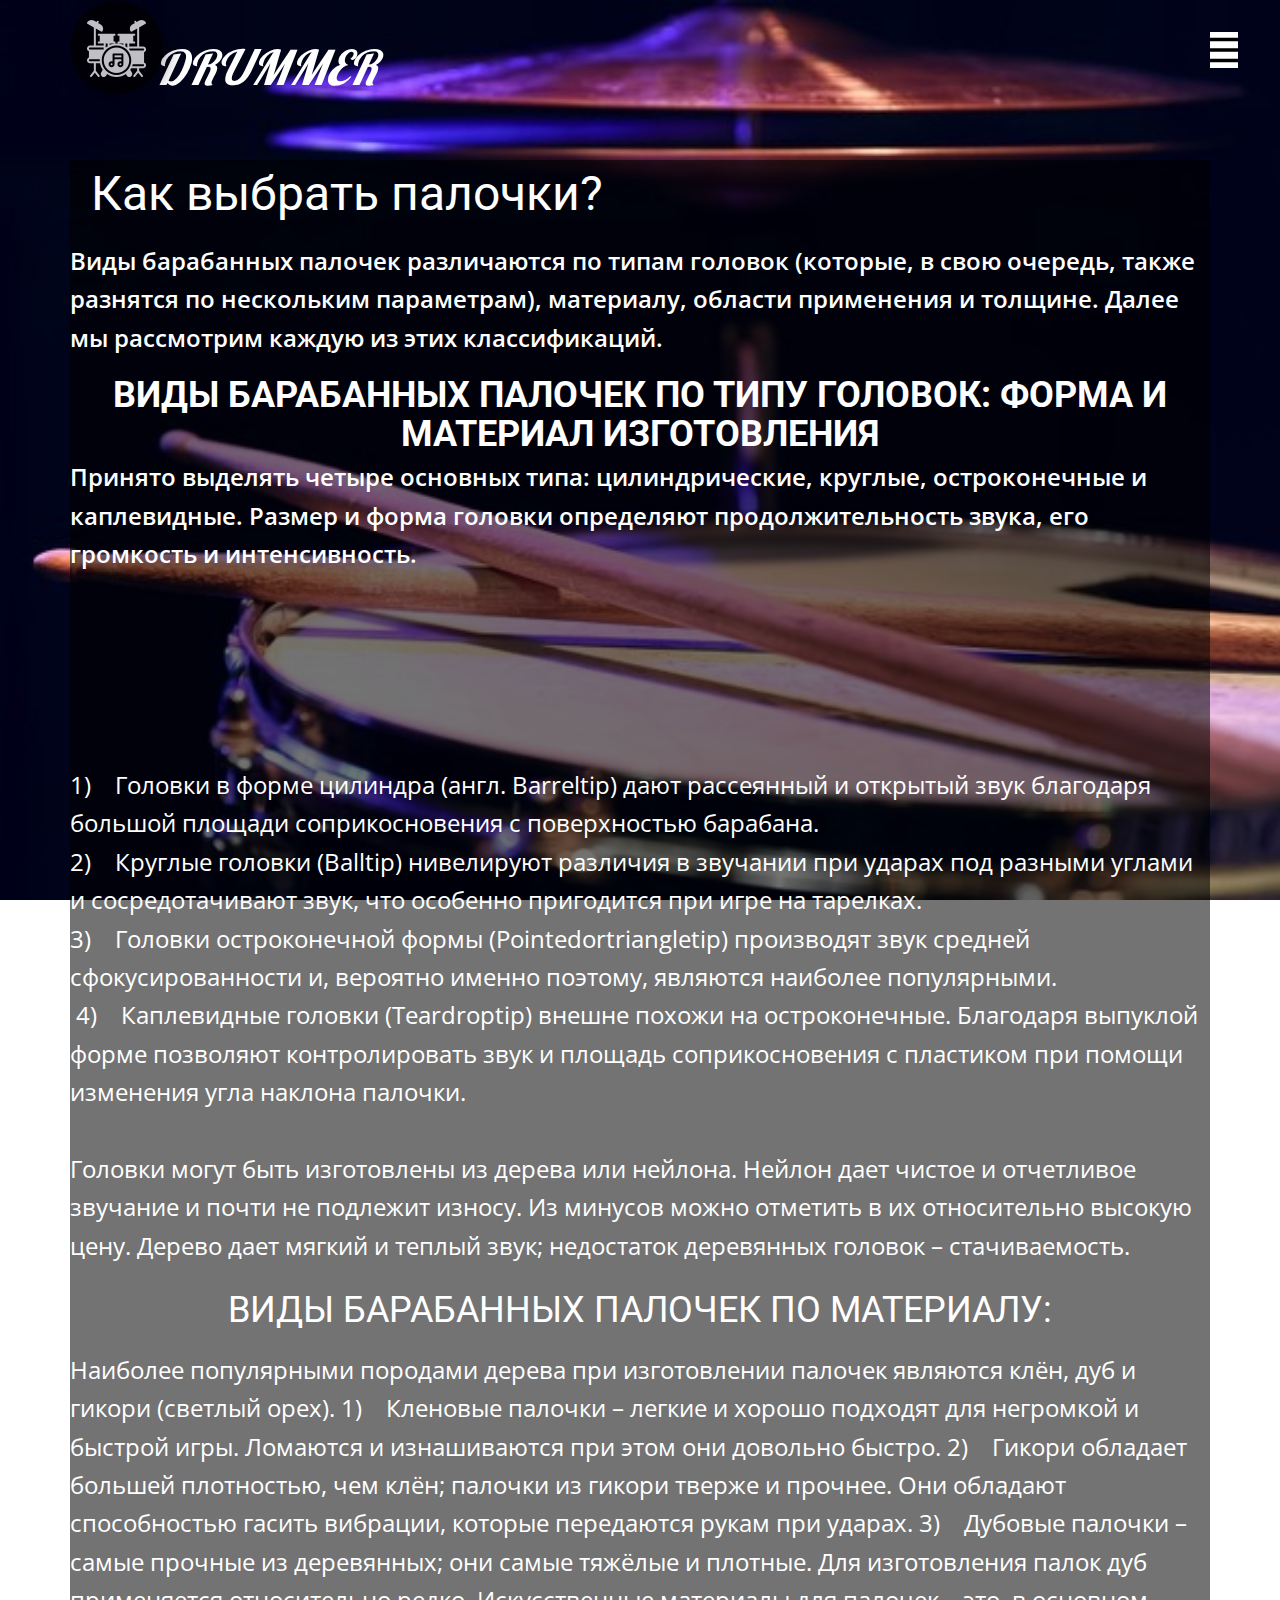
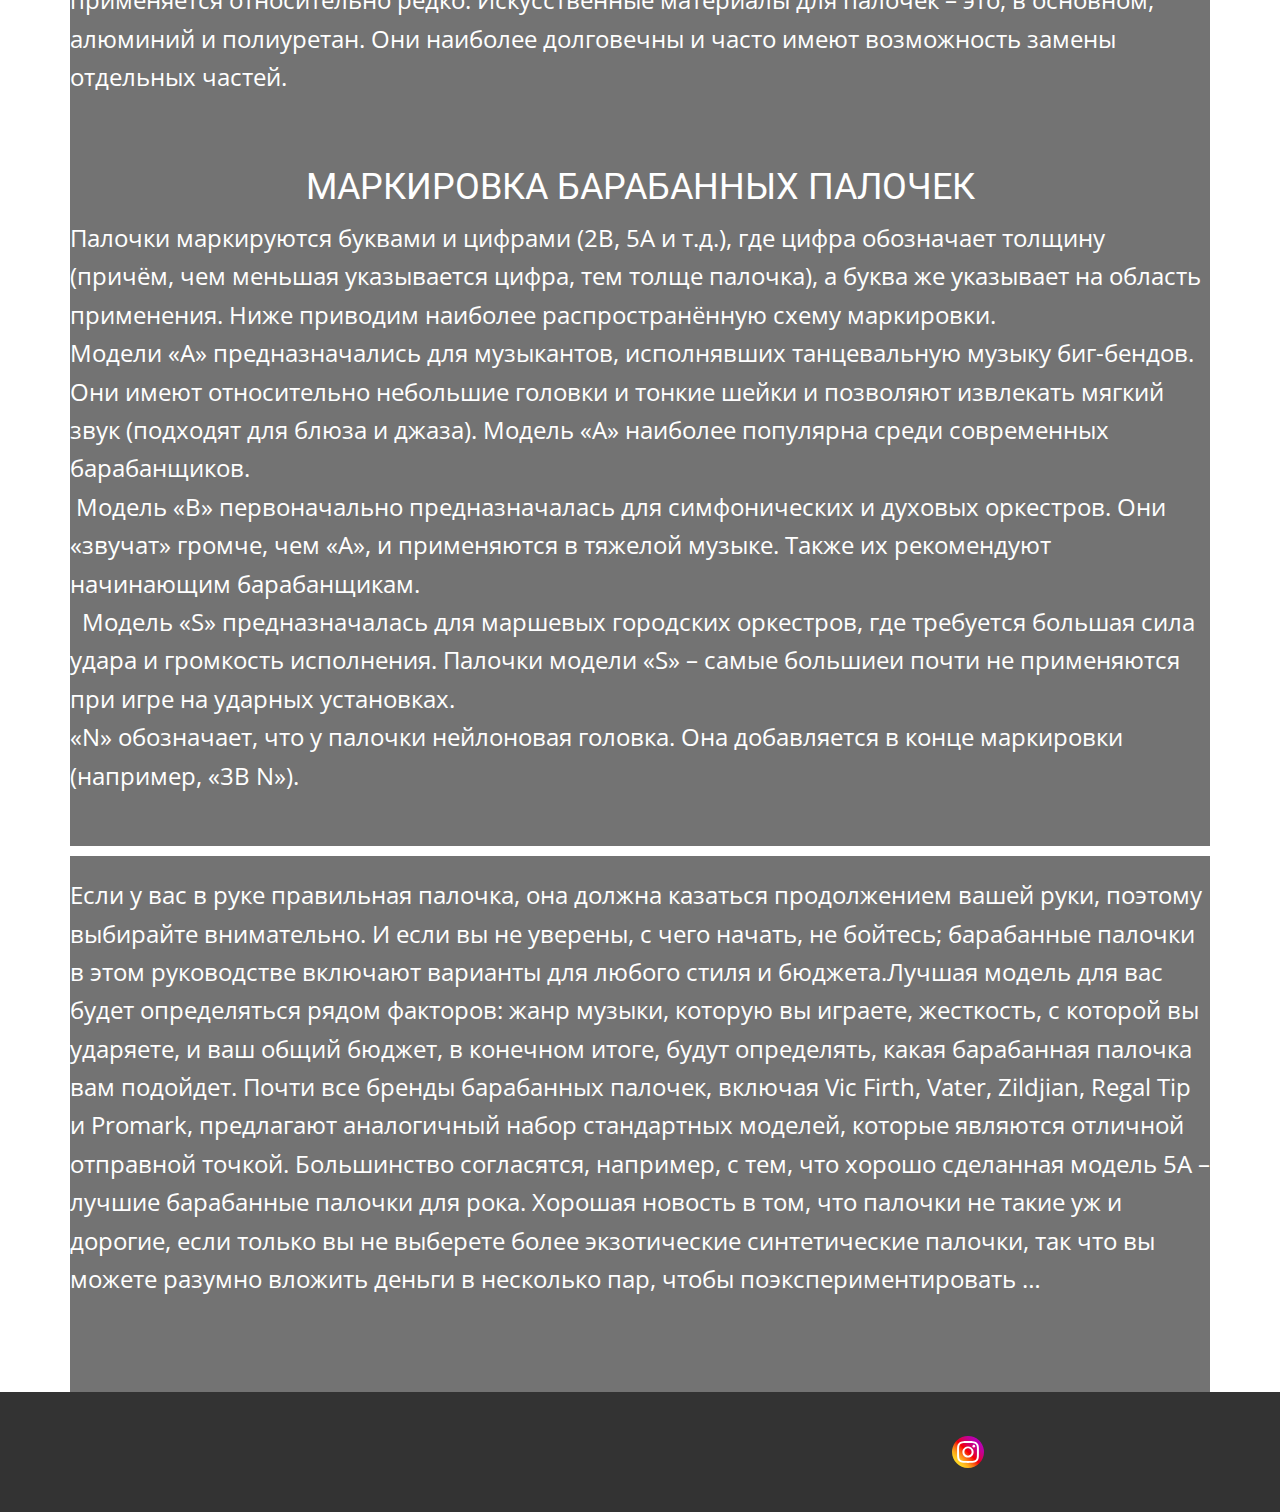
<file: Как-выбрать-палочки.html>
<!DOCTYPE html>
<html style="font-size: 16px;">
  <head>
    <meta name="viewport" content="width=device-width, initial-scale=1.0">
    <meta charset="utf-8">
    <meta name="keywords" content="Drummer">
    <meta name="description" content="">
    <meta name="page_type" content="np-template-header-footer-from-plugin">
    <title>Как выбрать палочки</title>
    <link rel="stylesheet" href="nicepage.css" media="screen">
<link rel="stylesheet" href="Как-выбрать-палочки.css" media="screen">
    <script class="u-script" type="text/javascript" src="jquery.js" defer=""></script>
    <script class="u-script" type="text/javascript" src="nicepage.js" defer=""></script>
    <meta name="generator" content="Nicepage 3.30.2, nicepage.com">
    <link id="u-theme-google-font" rel="stylesheet" href="https://fonts.googleapis.com/css?family=Roboto:100,100i,300,300i,400,400i,500,500i,700,700i,900,900i|Open+Sans:300,300i,400,400i,600,600i,700,700i,800,800i">
    <link id="u-page-google-font" rel="stylesheet" href="https://fonts.googleapis.com/css?family=Lobster:400|Raleway:100,100i,200,200i,300,300i,400,400i,500,500i,600,600i,700,700i,800,800i,900,900i">
    
    
    
    
    
    
    <script type="application/ld+json">{
		"@context": "http://schema.org",
		"@type": "Organization",
		"name": "Drummer",
		"sameAs": [
				"https://www.instagram.com/drum__mer_/"
		]
}</script>
    <meta name="theme-color" content="#478ac9">
    <meta property="og:title" content="Как выбрать палочки">
    <meta property="og:type" content="website">
  </head>
  <body class="u-body u-image" style="background-position: 50% 50%; background-attachment: fixed; background-image: url(&quot;images/part-of-a-drum-kit-in-the-dark-with-beautiful-lighting-concert-and-performance-concept_169016-90171.jpg&quot;);"><header class="u-clearfix u-header u-sticky u-sticky-e6dc" id="sec-2188" data-animation-name="" data-animation-duration="0" data-animation-delay="0" data-animation-direction=""><div class="u-clearfix u-sheet u-sheet-1">
        <h1 class="u-custom-font u-font-lobster u-text u-text-white u-text-1">Drummer</h1><span class="u-black u-icon u-icon-circle u-opacity u-opacity-75 u-spacing-15 u-text-white u-icon-1"><svg class="u-svg-link" preserveAspectRatio="xMidYMin slice" viewBox="0 0 64 64" style=""><use xmlns:xlink="http://www.w3.org/1999/xlink" xlink:href="#svg-9730"></use></svg><svg class="u-svg-content" viewBox="0 0 64 64" id="svg-9730"><g><path d="m60 47.184v-10.365c.417-.147.799-.376 1.107-.692.577-.561.893-1.316.893-2.127 0-1.654-1.346-3-3-3h-4v-19.381l6.5-3.753c.479-.276.643-.888.366-1.366-1.377-2.386-4.44-3.208-6.83-1.83l-2.598 1.5-.5-.866c-.276-.479-.89-.642-1.366-.366-.479.276-.643.888-.366 1.366l.5.866-2.598 1.5c-1.156.668-1.983 1.746-2.329 3.036s-.169 2.637.499 3.794c.133.229.352.397.607.466.085.023.172.034.259.034.174 0 .347-.045.5-.134l5.356-3.092v18.226h-8v-3h5c.553 0 1-.448 1-1s-.447-1-1-1h-1v-6h1c.553 0 1-.448 1-1s-.447-1-1-1h-16c-.553 0-1 .448-1 1s.447 1 1 1h1v6h-1c-.553 0-1 .448-1 1s.447 1 1 1h5v1.526c-2.138-.971-4.503-1.526-7-1.526s-4.862.555-7 1.526v-1.526h5c.553 0 1-.448 1-1s-.447-1-1-1h-1v-6h1c.553 0 1-.448 1-1s-.447-1-1-1h-16c-.553 0-1 .448-1 1s.447 1 1 1h1v6h-1c-.553 0-1 .448-1 1s.447 1 1 1h5v2h-8v-17.226l5.356 3.093c.154.088.327.133.5.133.087 0 .174-.011.259-.034.256-.068.475-.236.607-.466.668-1.157.845-2.504.499-3.794s-1.173-2.368-2.329-3.036l-2.598-1.5.5-.866c.276-.478.112-1.09-.366-1.366s-1.09-.112-1.366.366l-.5.866-2.598-1.5c-2.388-1.378-5.452-.557-6.83 1.83-.277.479-.113 1.09.366 1.367l6.5 3.752v18.381h-4c-.812 0-1.566.317-2.107.874-.577.56-.893 1.315-.893 2.126 0 1.302.839 2.402 2 2.816v6.365c-.418.147-.799.376-1.107.693-.577.56-.893 1.315-.893 2.126 0 1.654 1.346 3 3 3h4v7.649l-3.781 4.727c-.345.431-.274 1.061.156 1.405.434.347 1.062.276 1.406-.156l3.219-4.024 3.219 4.024c.198.247.488.375.782.375.219 0 .439-.072.624-.219.431-.345.501-.974.156-1.405l-3.781-4.727v-7.649h4.281c.438 2.443 1.39 4.706 2.754 6.67l-1.633 2.829c-.4.694-.507 1.503-.3 2.277s.704 1.421 1.397 1.821c.471.272.986.402 1.495.402 1.037 0 2.048-.538 2.604-1.5l.84-1.454c2.727 1.862 6.018 2.955 9.562 2.955s6.835-1.093 9.562-2.955l.84 1.455c.556.961 1.566 1.499 2.604 1.499.509 0 1.024-.129 1.495-.401.693-.4 1.19-1.047 1.397-1.822.207-.774.101-1.583-.3-2.276l-1.633-2.83c.372-.536.718-1.091 1.027-1.67h6.008v2.649l-3.781 4.727c-.345.431-.274 1.061.156 1.405.434.347 1.061.276 1.406-.156l3.219-4.024 3.219 4.024c.198.247.488.375.782.375.219 0 .439-.072.624-.219.431-.345.501-.974.156-1.405l-3.781-4.727v-2.649h4c.811 0 1.565-.317 2.107-.874.577-.56.893-1.315.893-2.126 0-1.302-.839-2.402-2-2.816zm-15-14.184h14c.552 0 1 .449 1 1 0 .267-.103.513-.306.712-.181.186-.427.288-.694.288h-13.283c-.232-.317-.465-.632-.717-.932zm-4-5h2v4.062c-.628-.535-1.298-1.017-2-1.458zm-20 0h2v2.604c-.702.44-1.372.923-2 1.458zm-5.949 18h-10.051c-.552 0-1-.449-1-1 0-.267.103-.513.307-.712.179-.186.426-.288.693-.288h10.051c-.02.333-.051.662-.051 1s.031.667.051 1zm-10.051-12c-.552 0-1-.449-1-1 0-.267.103-.513.307-.712.179-.186.426-.288.693-.288h14v2zm27 26c-8.271 0-15-6.729-15-15s6.729-15 15-15 15 6.729 15 15-6.729 15-15 15zm27.694-9.288c-.181.186-.427.288-.694.288h-11.114c.246-.649.453-1.316.619-2h10.495c.552 0 1 .449 1 1 0 .267-.103.513-.306.712z"></path><circle cx="36" cy="49" r="1"></circle><path d="m32 32c-7.168 0-13 5.832-13 13s5.832 13 13 13 13-5.832 13-13-5.832-13-13-13zm7 11v6c0 1.654-1.346 3-3 3s-3-1.346-3-3 1.346-3 3-3c.352 0 .686.072 1 .184v-2.184h-7v5c0 1.654-1.346 3-3 3s-3-1.346-3-3 1.346-3 3-3c.352 0 .686.072 1 .184v-3.184-4c0-.552.447-1 1-1h9c.553 0 1 .448 1 1z"></path><path d="m30 40h7v2h-7z"></path><circle cx="27" cy="49" r="1"></circle>
</g></svg></span>
        <nav class="u-dropdown-icon u-menu u-menu-dropdown u-offcanvas u-menu-1" data-submenu-level="on-click" data-position="" data-responsive-from="XL">
          <div class="menu-collapse u-custom-font u-font-raleway" style="font-size: 1.25rem; letter-spacing: 0px; font-weight: 700;">
            <a class="u-button-style u-custom-active-color u-custom-border u-custom-border-color u-custom-color u-custom-hover-color u-custom-left-right-menu-spacing u-custom-padding-bottom u-custom-text-active-color u-custom-text-color u-custom-text-hover-color u-custom-top-bottom-menu-spacing u-nav-link u-text-active-palette-1-base u-text-hover-palette-2-base u-white" href="#" style="padding: 4px 0px; font-size: calc(1em + 8px); background-image: none;">
              <svg><use xmlns:xlink="http://www.w3.org/1999/xlink" xlink:href="#menu-hamburger"></use></svg>
              <svg version="1.1" xmlns="http://www.w3.org/2000/svg" xmlns:xlink="http://www.w3.org/1999/xlink"><defs><symbol id="menu-hamburger" viewBox="0 0 16 16" style="width: 16px; height: 16px;"><rect y="1" width="16" height="2"></rect><rect y="7" width="16" height="2"></rect><rect y="13" width="16" height="2"></rect>
</symbol>
</defs></svg>
            </a>
          </div>
          <div class="u-custom-menu u-nav-container">
            <ul class="u-custom-font u-font-raleway u-nav u-spacing-2 u-unstyled u-nav-1"><li class="u-nav-item"><a class="u-active-white u-button-style u-hover-white u-nav-link u-text-active-grey-90 u-text-body-alt-color u-text-hover-grey-90" href="Главная.html" style="padding: 10px 20px;">Главная</a>
</li><li class="u-nav-item"><a class="u-active-white u-button-style u-hover-white u-nav-link u-text-active-grey-90 u-text-body-alt-color u-text-hover-grey-90" href="Интересные-статьи--.html" style="padding: 10px 20px;">Интересные статьи </a><div class="u-nav-popup"><ul class="u-h-spacing-20 u-nav u-unstyled u-v-spacing-10 u-nav-2"><li class="u-nav-item"><a class="u-button-style u-nav-link u-white" href="10-Величайших-барабанщиков.html">10 Великих барабанщиков</a>
</li><li class="u-nav-item"><a class="u-button-style u-nav-link u-white" href="Барабанная-установка.html">Барабанная установка</a>
</li><li class="u-nav-item"><a class="u-button-style u-nav-link u-white" href="Строение-палочки.html">Строение палочки</a>
</li><li class="u-nav-item"><a class="u-button-style u-nav-link u-white" href="Как-выбрать-палочки.html">Как выбрать палочки?</a>
</li><li class="u-nav-item"><a class="u-button-style u-nav-link u-white" href="Советы.html">Советы и ошибки начинающих</a>
</li></ul>
</div>
</li><li class="u-nav-item"><a class="u-active-white u-button-style u-hover-white u-nav-link u-text-active-grey-90 u-text-body-alt-color u-text-hover-grey-90" style="padding: 10px 20px;">Уроки</a><div class="u-nav-popup"><ul class="u-h-spacing-20 u-nav u-unstyled u-v-spacing-10 u-nav-3"><li class="u-nav-item"><a class="u-button-style u-nav-link u-white" href="1-урок.html">1 урок</a>
</li><li class="u-nav-item"><a class="u-button-style u-nav-link u-white" href="2-урок.html">2 урок</a>
</li><li class="u-nav-item"><a class="u-button-style u-nav-link u-white" href="3-урок.html">3 урок</a>
</li><li class="u-nav-item"><a class="u-button-style u-nav-link u-white" href="4-урок.html">4 урок</a>
</li><li class="u-nav-item"><a class="u-button-style u-nav-link u-white" href="5-урок.html">5 урок</a>
</li></ul>
</div>
</li></ul>
          </div>
          <div class="u-custom-menu u-nav-container-collapse">
            <div class="u-black u-container-style u-inner-container-layout u-opacity u-opacity-95 u-sidenav u-sidenav-1" data-offcanvas-width="510">
              <div class="u-inner-container-layout u-sidenav-overflow">
                <div class="u-menu-close u-menu-close-1"></div>
                <ul class="u-align-center u-nav u-popupmenu-items u-spacing-16 u-unstyled u-nav-4"><li class="u-nav-item"><a class="u-button-style u-nav-link" href="Главная.html" style="padding: 10px 20px;">Главная</a>
</li><li class="u-nav-item"><a class="u-button-style u-nav-link" href="Интересные-статьи--.html" style="padding: 10px 20px;">Интересные статьи </a><div class="u-nav-popup"><ul class="u-h-spacing-20 u-nav u-unstyled u-v-spacing-10 u-nav-5"><li class="u-nav-item"><a class="u-button-style u-nav-link" href="10-Величайших-барабанщиков.html">10 Великих барабанщиков</a>
</li><li class="u-nav-item"><a class="u-button-style u-nav-link" href="Барабанная-установка.html">Барабанная установка</a>
</li><li class="u-nav-item"><a class="u-button-style u-nav-link" href="Строение-палочки.html">Строение палочки</a>
</li><li class="u-nav-item"><a class="u-button-style u-nav-link" href="Как-выбрать-палочки.html">Как выбрать палочки?</a>
</li><li class="u-nav-item"><a class="u-button-style u-nav-link" href="Советы.html">Советы и ошибки начинающих</a>
</li></ul>
</div>
</li><li class="u-nav-item"><a class="u-button-style u-nav-link" style="padding: 10px 20px;">Уроки</a><div class="u-nav-popup"><ul class="u-h-spacing-20 u-nav u-unstyled u-v-spacing-10 u-nav-6"><li class="u-nav-item"><a class="u-button-style u-nav-link" href="1-урок.html">1 урок</a>
</li><li class="u-nav-item"><a class="u-button-style u-nav-link" href="2-урок.html">2 урок</a>
</li><li class="u-nav-item"><a class="u-button-style u-nav-link" href="3-урок.html">3 урок</a>
</li><li class="u-nav-item"><a class="u-button-style u-nav-link" href="4-урок.html">4 урок</a>
</li><li class="u-nav-item"><a class="u-button-style u-nav-link" href="5-урок.html">5 урок</a>
</li></ul>
</div>
</li></ul>
              </div>
            </div>
            <div class="u-black u-menu-overlay u-opacity u-opacity-65"></div>
          </div>
        </nav>
      </div></header>
    <section class="u-clearfix u-section-1" id="sec-f9b2">
      <div class="u-clearfix u-sheet u-sheet-1">
        <div class="u-absolute-hcenter u-black u-expanded u-opacity u-opacity-55 u-shape u-shape-rectangle"></div>
        <h1 class="u-text u-text-default u-text-white u-text-1">Как выбрать палочки? </h1>
        <p class="u-text u-text-2">
          <span style="font-size: 1.5rem;" class="u-text-white">Виды барабанных палочек различаются по типам головок (которые, в свою очередь, также разнятся по нескольким параметрам), материалу, области применения и толщине. Далее мы рассмотрим каждую из этих классификаций.</span>
          <br>
          <br>
        </p>
        <h2 class="u-align-center u-text u-text-3">
          <span class="u-text-white">ВИДЫ БАРАБАННЫХ ПАЛОЧЕК ПО ТИПУ ГОЛОВОК: ФОРМА И МАТЕРИАЛ ИЗГОТОВЛЕНИЯ</span>
          <br>
          <br>
        </h2>
        <p class="u-text u-text-4">
          <span class="u-text-white" style="font-size: 1.5rem;">Принято выделять четыре основных типа: цилиндрические, круглые, остроконечные и каплевидные. Размер и форма головки определяют продолжительность звука, его громкость и интенсивность.<br>
          </span>
          <br>
        </p>
      </div>
    </section>
    <section class="u-clearfix u-section-2" id="sec-a1fe">
      <div class="u-clearfix u-sheet u-sheet-1">
        <div class="u-absolute-hcenter u-black u-expanded u-opacity u-opacity-55 u-shape u-shape-rectangle"></div>
        <p class="u-text u-text-default u-text-1">
          <span style="font-size: 1.5rem;" class="u-text-white">1)&nbsp;&nbsp;&nbsp; Головки в форме цилиндра (англ. Barreltip) дают рассеянный и открытый звук благодаря большой площади соприкосновения с поверхностью барабана.&nbsp;<br>2)&nbsp;&nbsp;&nbsp; Круглые головки (Balltip) нивелируют различия в звучании при ударах под разными углами и сосредотачивают звук, что особенно пригодится при игре на тарелках.&nbsp;<br>3)&nbsp;&nbsp;&nbsp; Головки остроконечной формы (Pointedortriangletip) производят звук средней сфокусированности и, вероятно именно поэтому, являются наиболее популярными.<br>&nbsp;4)&nbsp;&nbsp;&nbsp; Каплевидные головки (Teardroptip) внешне похожи на остроконечные. Благодаря выпуклой форме позволяют контролировать звук и площадь соприкосновения с пластиком при помощи изменения угла наклона палочки.<br>
            <br>Головки могут быть изготовлены из дерева или нейлона. Нейлон дает чистое и отчетливое звучание и почти не подлежит износу. Из минусов можно отметить в их относительно высокую цену. Дерево дает мягкий и теплый звук; недостаток деревянных головок – стачиваемость.
          </span>
          <br>
        </p>
      </div>
    </section>
    <section class="u-clearfix u-section-3" id="sec-6ec6">
      <div class="u-clearfix u-sheet u-sheet-1">
        <div class="u-absolute-hcenter u-black u-expanded u-opacity u-opacity-55 u-shape u-shape-rectangle"></div>
        <h2 class="u-align-center u-text u-text-1">
          <span class="u-text-white">ВИДЫ БАРАБАННЫХ ПАЛОЧЕК ПО МАТЕРИАЛУ:</span>
          <br>
        </h2>
        <p class="u-align-left u-text u-text-2">
          <span style="font-size: 1.5rem;" class="u-text-white">Наиболее популярными породами дерева при изготовлении палочек являются клён, дуб и гикори (светлый орех). 1)&nbsp;&nbsp;&nbsp; Кленовые палочки – легкие и хорошо подходят для негромкой и быстрой игры. Ломаются и изнашиваются при этом они довольно быстро. 2)&nbsp;&nbsp;&nbsp; Гикори обладает большей плотностью, чем клён; палочки из гикори тверже и прочнее. Они обладают способностью гасить вибрации, которые передаются рукам при ударах. 3)&nbsp;&nbsp;&nbsp; Дубовые палочки – самые прочные из деревянных; они самые тяжёлые и плотные. Для изготовления палок дуб применяется относительно редко. Искусственные материалы для палочек – это, в основном, алюминий и полиуретан. Они наиболее долговечны и часто имеют возможность замены отдельных частей.</span>
          <br>
          <br>
          <br>
        </p>
      </div>
    </section>
    <section class="u-clearfix u-section-4" id="sec-20ce">
      <div class="u-clearfix u-sheet u-sheet-1">
        <div class="u-black u-expanded-width u-opacity u-opacity-55 u-shape u-shape-rectangle u-shape-1"></div>
        <h2 class="u-align-center u-text u-text-1">
          <span class="u-text-white">МАРКИРОВКА БАРАБАННЫХ ПАЛОЧЕК</span>
          <br>
        </h2>
        <p class="u-align-left u-text u-text-2">
          <span class="u-text-white" style="font-size: 1.5rem;">Палочки маркируются буквами и цифрами (2B, 5A и т.д.), где цифра обозначает толщину (причём, чем меньшая указывается цифра, тем толще палочка), а буква же указывает на область применения. Ниже приводим наиболее распространённую схему маркировки.&nbsp;<br>Модели «A» предназначались для музыкантов, исполнявших танцевальную музыку биг-бендов. Они имеют относительно небольшие головки и тонкие шейки и позволяют извлекать мягкий звук (подходят для блюза и джаза). Модель «A» наиболее популярна среди современных барабанщиков.<br>&nbsp;Модель «B» первоначально предназначалась для симфонических и духовых оркестров. Они «звучат» громче, чем «А», и применяются в тяжелой музыке. Также их рекомендуют начинающим барабанщикам.<br>&nbsp; Модель «S» предназначалась для маршевых городских оркестров, где требуется большая сила удара и громкость исполнения. Палочки модели «S» – самые большиеи почти не применяются при игре на ударных установках.&nbsp;<br>«N» обозначает, что у палочки нейлоновая головка. Она добавляется в конце маркировки (например, «3B N»).
          </span>
          <br>
          <br>
          <br>
        </p>
      </div>
    </section>
    <section class="u-clearfix u-section-5" id="sec-8db1">
      <div class="u-clearfix u-sheet u-sheet-1">
        <div class="u-absolute-hcenter u-black u-expanded u-opacity u-opacity-55 u-shape u-shape-rectangle"></div>
        <p class="u-text u-text-white u-text-1">Если у вас в руке правильная палочка, она должна казаться продолжением вашей руки, поэтому выбирайте внимательно. И если вы не уверены, с чего начать, не бойтесь; барабанные палочки в этом руководстве включают варианты для любого стиля и бюджета.Лучшая модель для вас будет определяться рядом факторов: жанр музыки, которую вы играете, жесткость, с которой вы ударяете, и ваш общий бюджет, в конечном итоге, будут определять, какая барабанная палочка вам подойдет.&nbsp;Почти все бренды барабанных палочек, включая Vic Firth, Vater, Zildjian, Regal Tip и Promark, предлагают аналогичный набор стандартных моделей, которые являются отличной отправной точкой. Большинство согласятся, например, с тем, что хорошо сделанная модель 5A – лучшие барабанные палочки для рока.&nbsp;Хорошая новость в том, что палочки не такие уж и дорогие, если только вы не выберете более экзотические синтетические палочки, так что вы можете разумно вложить деньги в несколько пар, чтобы поэкспериментировать …</p>
      </div>
    </section>
    
    
    <footer class="u-clearfix u-footer u-grey-80" id="sec-6d0f"><div class="u-clearfix u-sheet u-valign-middle u-sheet-1">
        <div class="u-align-left u-social-icons u-spacing-10 u-social-icons-1">
          <a class="u-social-url" title="instagram" target="_blank" href="https://www.instagram.com/drum__mer_/"><span class="u-icon u-social-icon u-social-instagram u-icon-1"><svg class="u-svg-link" preserveAspectRatio="xMidYMin slice" viewBox="0 0 1000 1000" style=""><use xmlns:xlink="http://www.w3.org/1999/xlink" xlink:href="#svg-c63b"></use></svg><svg class="u-svg-content" viewBox="0 0 1000 1000" id="svg-c63b" style="enable-background:new 0 0 1000 1000;"><style type="text/css"> .st0{fill:url(#SVGID_1_);}
	.st1{fill:currentColor;} </style><linearGradient gradientUnits="userSpaceOnUse" id="SVGID_1_" x1="146.4465" x2="853.5535" y1="853.5535" y2="146.4465"><stop offset="0" style="stop-color:#FFD521"></stop><stop offset="5.510481e-02" style="stop-color:#FFD020"></stop><stop offset="0.1241" style="stop-color:#FEC01E"></stop><stop offset="0.2004" style="stop-color:#FCA71B"></stop><stop offset="0.2821" style="stop-color:#FA8316"></stop><stop offset="0.3681" style="stop-color:#F85510"></stop><stop offset="0.4563" style="stop-color:#F51E09"></stop><stop offset="0.5" style="stop-color:#F30005"></stop><stop offset="0.5035" style="stop-color:#F20007"></stop><stop offset="0.5966" style="stop-color:#E1003B"></stop><stop offset="0.6879" style="stop-color:#D30067"></stop><stop offset="0.7757" style="stop-color:#C70088"></stop><stop offset="0.8589" style="stop-color:#BF00A0"></stop><stop offset="0.9357" style="stop-color:#BB00AF"></stop><stop offset="1" style="stop-color:#B900B4"></stop>
</linearGradient><path class="st0" d="M500,1000L500,1000C223.9,1000,0,776.1,0,500v0C0,223.9,223.9,0,500,0h0c276.1,0,500,223.9,500,500v0  C1000,776.1,776.1,1000,500,1000z"></path><g><path class="st1" d="M500,220.2c91.1,0,101.9,0.3,137.9,2c33.3,1.5,51.4,7.1,63.4,11.8c15.9,6.2,27.3,13.6,39.2,25.5   c11.9,11.9,19.3,23.3,25.5,39.2c4.7,12,10.2,30.1,11.8,63.4c1.6,36,2,46.8,2,137.9s-0.3,101.9-2,137.9   c-1.5,33.3-7.1,51.4-11.8,63.4c-6.2,15.9-13.6,27.3-25.5,39.2c-11.9,11.9-23.3,19.3-39.2,25.5c-12,4.7-30.1,10.2-63.4,11.8   c-36,1.6-46.8,2-137.9,2s-101.9-0.3-137.9-2c-33.3-1.5-51.4-7.1-63.4-11.8c-15.9-6.2-27.3-13.6-39.2-25.5   c-11.9-11.9-19.3-23.3-25.5-39.2c-4.7-12-10.2-30.1-11.8-63.4c-1.6-36-2-46.8-2-137.9s0.3-101.9,2-137.9   c1.5-33.3,7.1-51.4,11.8-63.4c6.2-15.9,13.6-27.3,25.5-39.2c11.9-11.9,23.3-19.3,39.2-25.5c12-4.7,30.1-10.2,63.4-11.8   C398.1,220.5,408.9,220.2,500,220.2 M500,158.7c-92.7,0-104.3,0.4-140.7,2.1c-36.3,1.7-61.1,7.4-82.9,15.9   C254,185.3,234.9,197,216,216c-19,19-30.6,38-39.4,60.5c-8.4,21.7-14.2,46.5-15.9,82.9c-1.7,36.4-2.1,48-2.1,140.7   c0,92.7,0.4,104.3,2.1,140.7c1.7,36.3,7.4,61.1,15.9,82.9C185.3,746,197,765.1,216,784c19,19,38,30.6,60.5,39.4   c21.7,8.4,46.5,14.2,82.9,15.9c36.4,1.7,48,2.1,140.7,2.1s104.3-0.4,140.7-2.1c36.3-1.7,61.1-7.4,82.9-15.9   C746,814.7,765.1,803,784,784c19-19,30.6-38,39.4-60.5c8.4-21.7,14.2-46.5,15.9-82.9c1.7-36.4,2.1-48,2.1-140.7   s-0.4-104.3-2.1-140.7c-1.7-36.3-7.4-61.1-15.9-82.9C814.7,254,803,234.9,784,216c-19-19-38-30.6-60.5-39.4   c-21.7-8.4-46.5-14.2-82.9-15.9C604.3,159.1,592.7,158.7,500,158.7L500,158.7z"></path><path class="st1" d="M500,324.7c-96.8,0-175.3,78.5-175.3,175.3S403.2,675.3,500,675.3S675.3,596.8,675.3,500   S596.8,324.7,500,324.7z M500,613.8c-62.8,0-113.8-50.9-113.8-113.8S437.2,386.2,500,386.2c62.8,0,113.8,50.9,113.8,113.8   S562.8,613.8,500,613.8z"></path><circle class="st1" cx="682.2" cy="317.8" r="41"></circle>
</g></svg></span>
          </a>
        </div>
      </div></footer>
    
  </body>
</html>
</file>
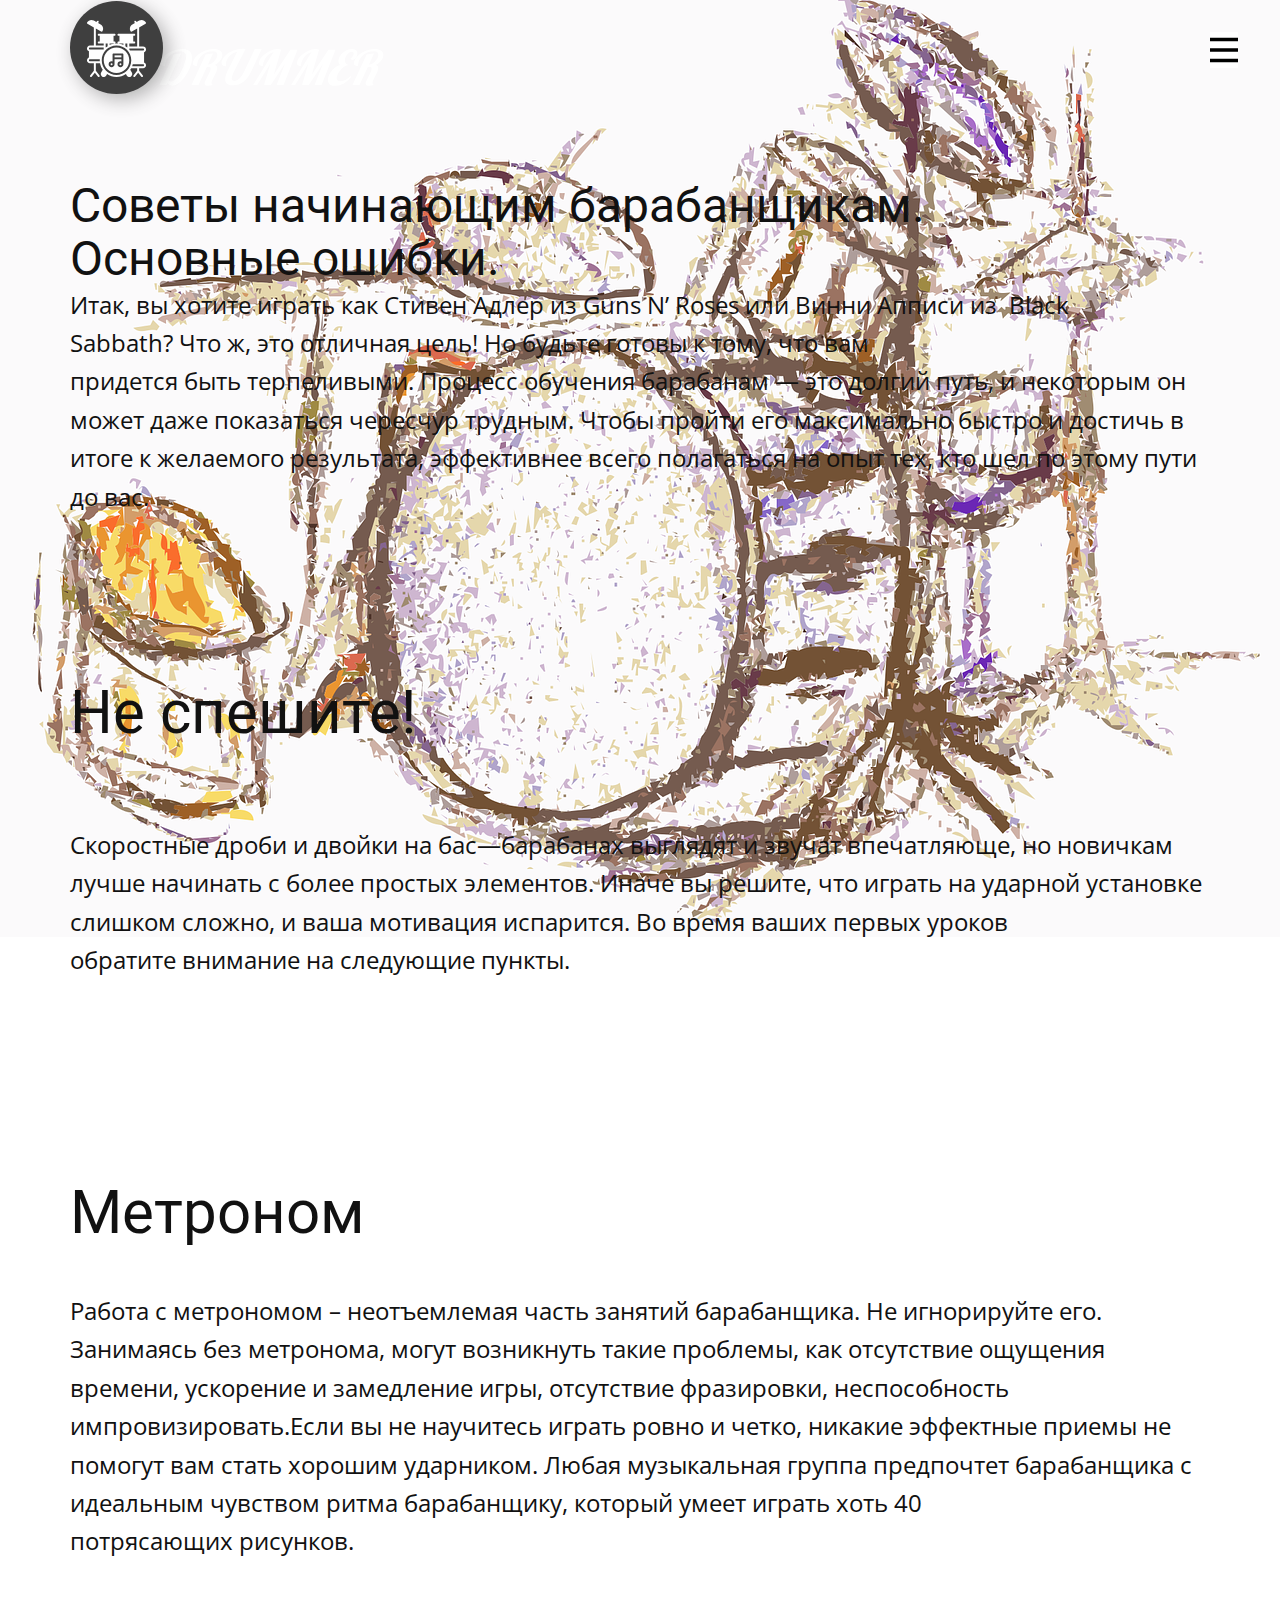
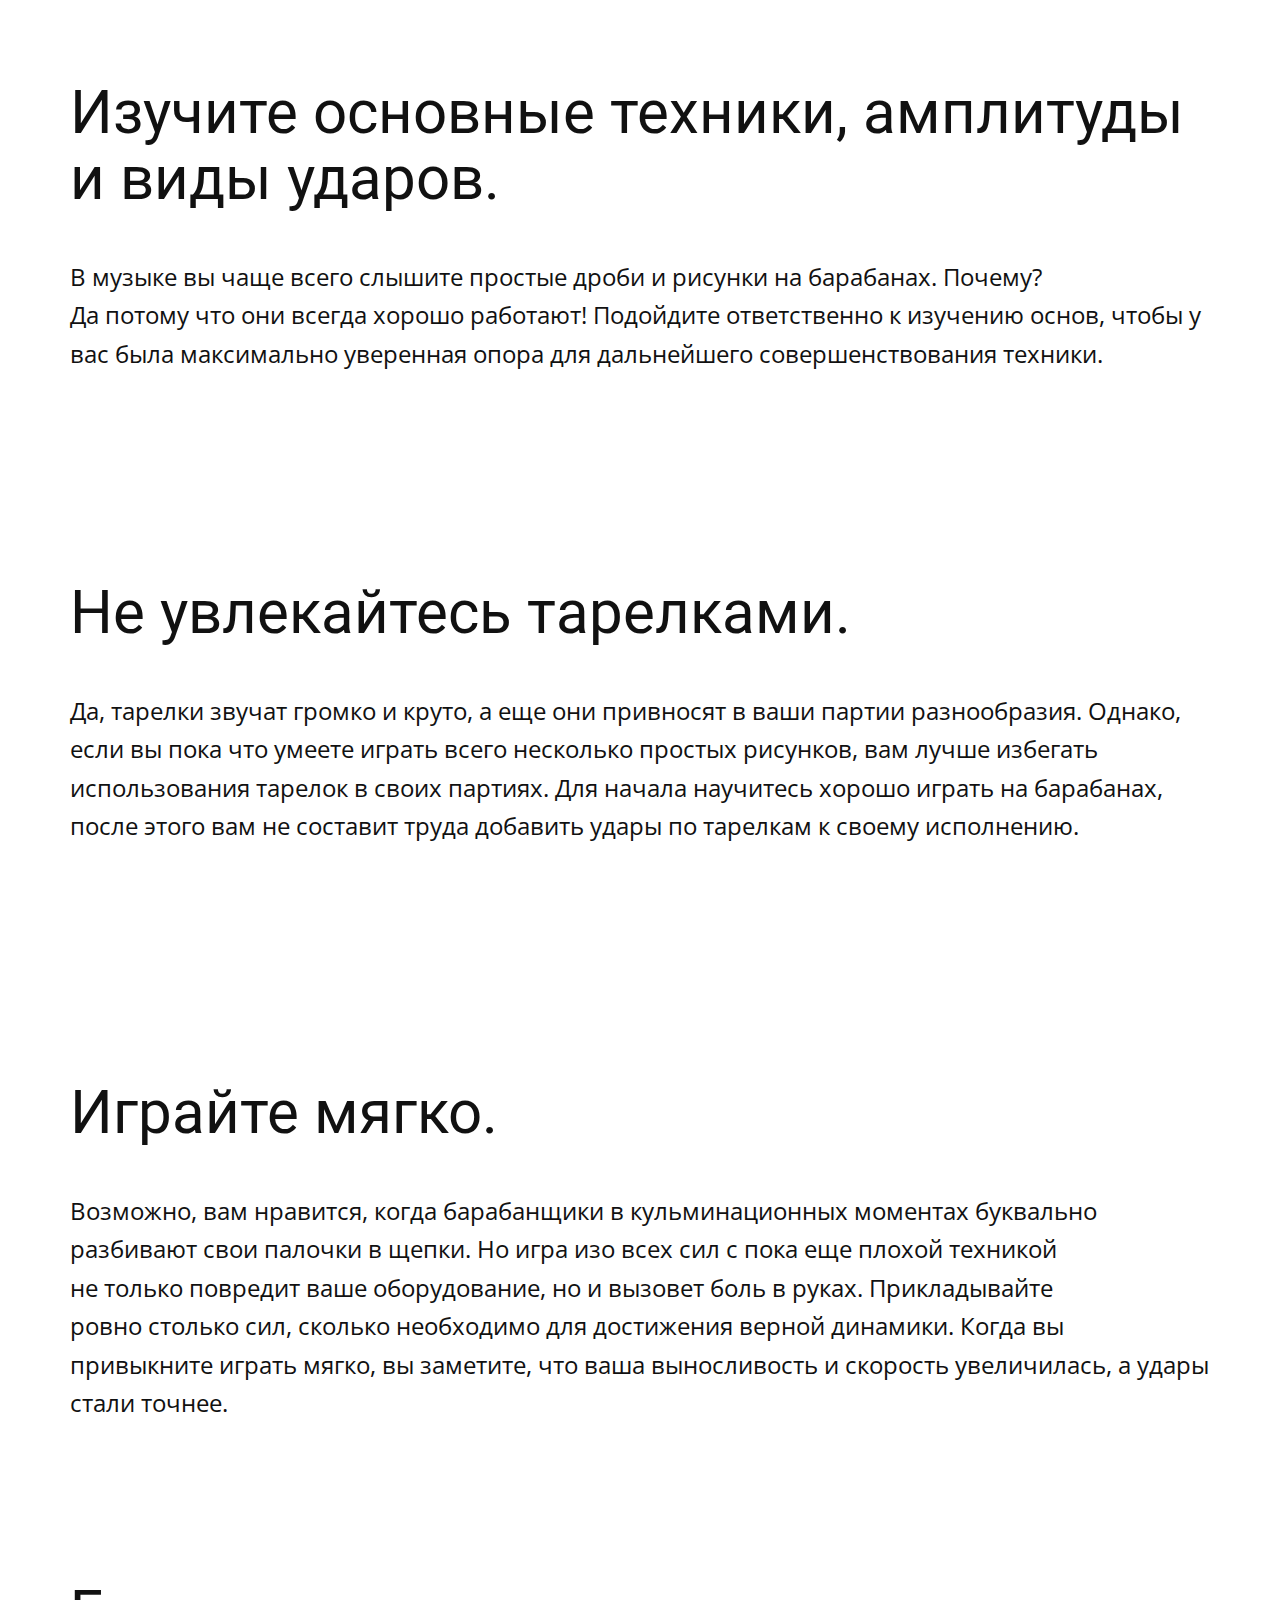
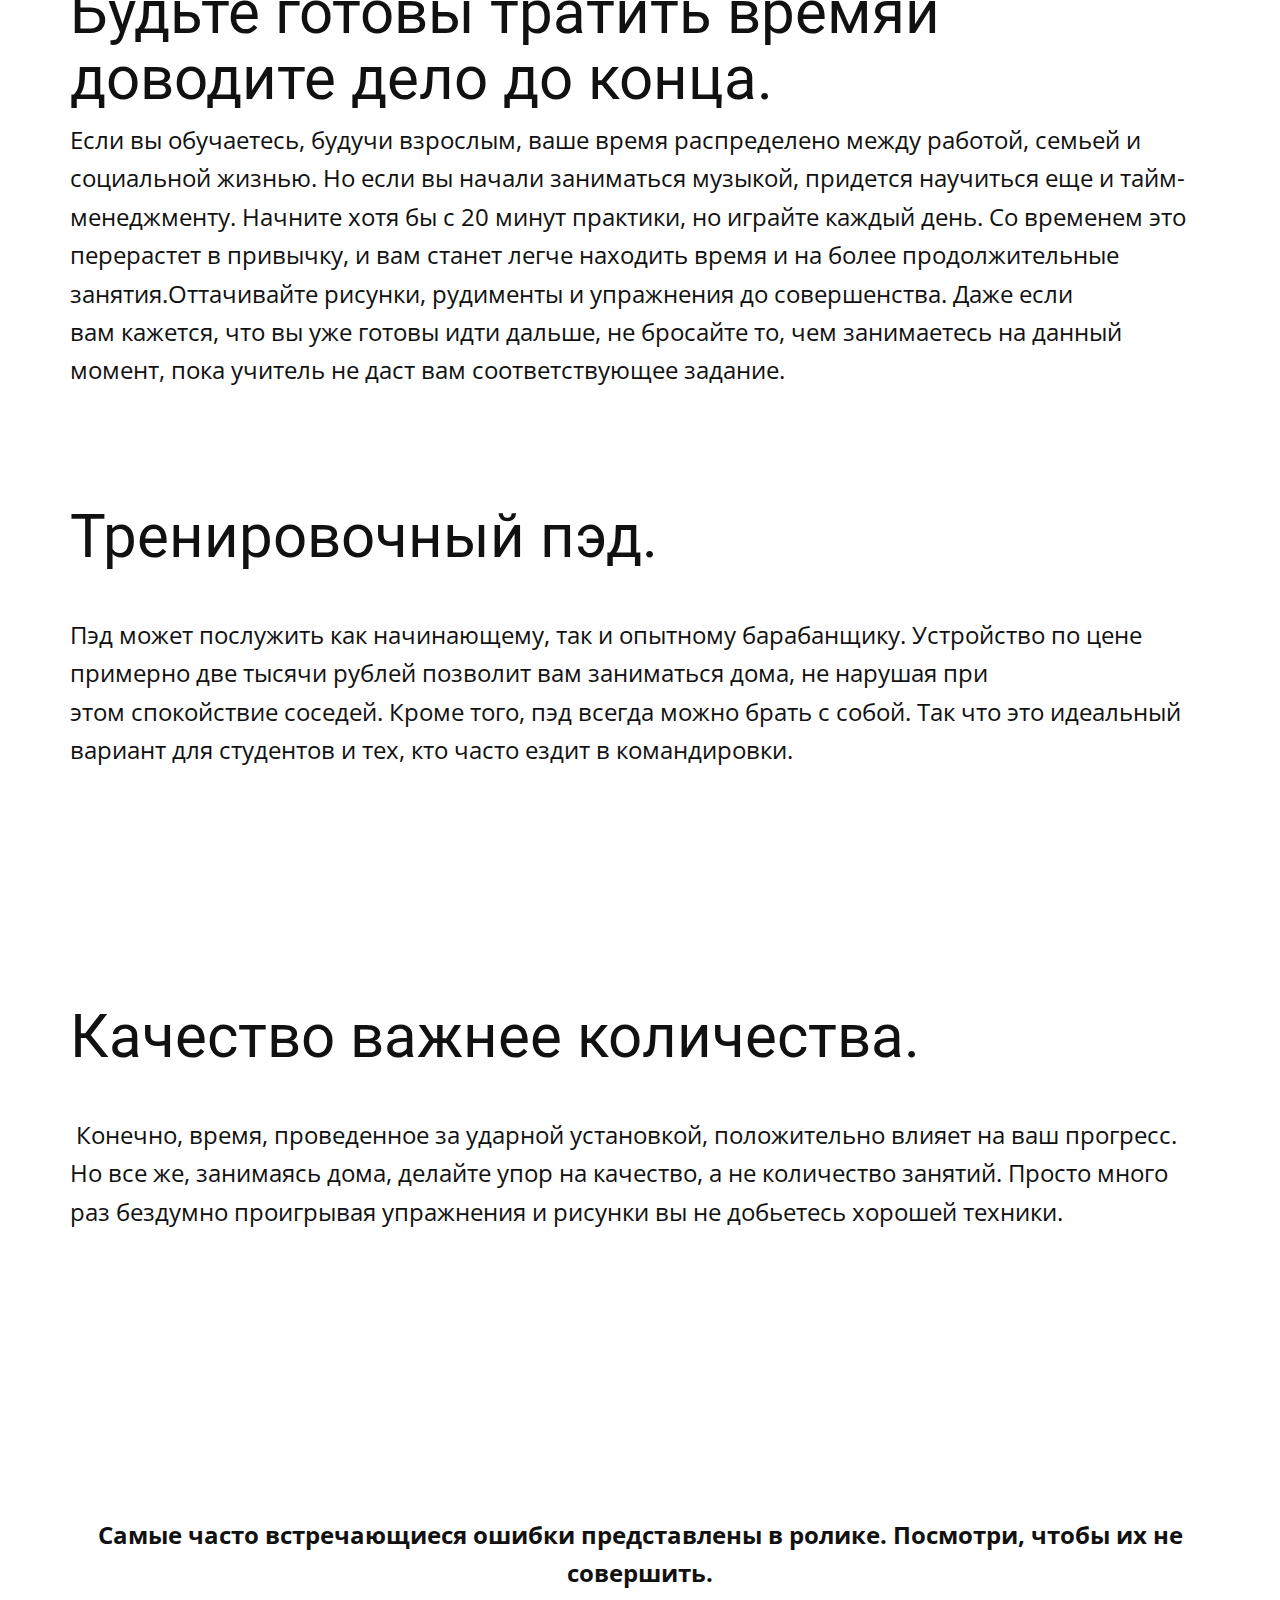
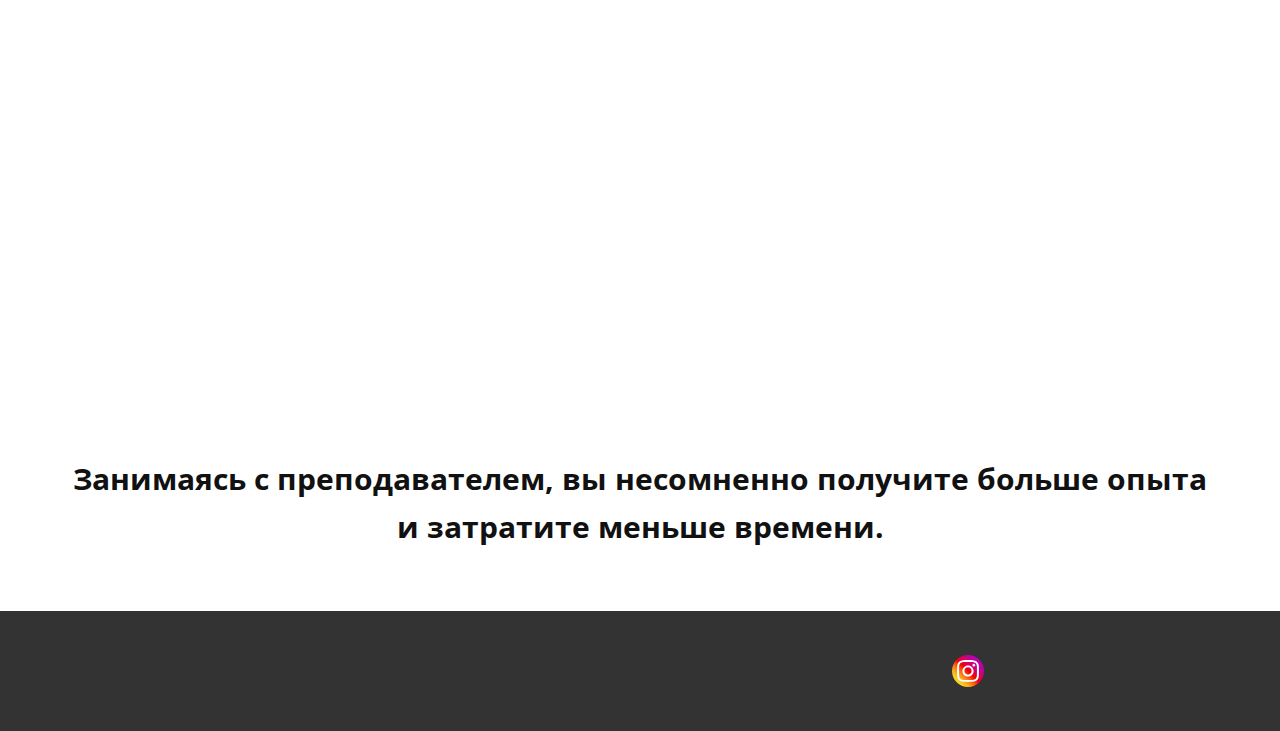
<file: Советы.html>
<!DOCTYPE html>
<html style="font-size: 16px;">
  <head>
    <meta name="viewport" content="width=device-width, initial-scale=1.0">
    <meta charset="utf-8">
    <meta name="keywords" content="Drummer">
    <meta name="description" content="">
    <meta name="page_type" content="np-template-header-footer-from-plugin">
    <title>Советы</title>
    <link rel="stylesheet" href="nicepage.css" media="screen">
<link rel="stylesheet" href="Советы.css" media="screen">
    <script class="u-script" type="text/javascript" src="jquery.js" defer=""></script>
    <script class="u-script" type="text/javascript" src="nicepage.js" defer=""></script>
    <meta name="generator" content="Nicepage 3.30.2, nicepage.com">
    <link id="u-theme-google-font" rel="stylesheet" href="https://fonts.googleapis.com/css?family=Roboto:100,100i,300,300i,400,400i,500,500i,700,700i,900,900i|Open+Sans:300,300i,400,400i,600,600i,700,700i,800,800i">
    <link id="u-page-google-font" rel="stylesheet" href="https://fonts.googleapis.com/css?family=Lobster:400|Raleway:100,100i,200,200i,300,300i,400,400i,500,500i,600,600i,700,700i,800,800i,900,900i">
    
    
    
    
    
    
    
    
    
    
    
    <script type="application/ld+json">{
		"@context": "http://schema.org",
		"@type": "Organization",
		"name": "Drummer",
		"sameAs": [
				"https://www.instagram.com/drum__mer_/"
		]
}</script>
    <meta name="theme-color" content="#478ac9">
    <meta property="og:title" content="Советы">
    <meta property="og:type" content="website">
  </head>
  <body class="u-body u-image" style="background-position: 50% 50%; background-attachment: fixed; background-image: url(&quot;images/69e11b326e2b3eb2e4c9f7dda47cdfcf778a5006bbcd85934afded90ad8ada268a6f48138fed09a1c6f14f60bf5d600b58c028a57a392ce72e01d6_1280.png&quot;);"><header class="u-clearfix u-header u-sticky u-sticky-e6dc" id="sec-2188" data-animation-name="" data-animation-duration="0" data-animation-delay="0" data-animation-direction=""><div class="u-clearfix u-sheet u-sheet-1">
        <h1 class="u-custom-font u-font-lobster u-text u-text-white u-text-1">Drummer</h1><span class="u-black u-icon u-icon-circle u-opacity u-opacity-75 u-spacing-15 u-text-white u-icon-1"><svg class="u-svg-link" preserveAspectRatio="xMidYMin slice" viewBox="0 0 64 64" style=""><use xmlns:xlink="http://www.w3.org/1999/xlink" xlink:href="#svg-9730"></use></svg><svg class="u-svg-content" viewBox="0 0 64 64" id="svg-9730"><g><path d="m60 47.184v-10.365c.417-.147.799-.376 1.107-.692.577-.561.893-1.316.893-2.127 0-1.654-1.346-3-3-3h-4v-19.381l6.5-3.753c.479-.276.643-.888.366-1.366-1.377-2.386-4.44-3.208-6.83-1.83l-2.598 1.5-.5-.866c-.276-.479-.89-.642-1.366-.366-.479.276-.643.888-.366 1.366l.5.866-2.598 1.5c-1.156.668-1.983 1.746-2.329 3.036s-.169 2.637.499 3.794c.133.229.352.397.607.466.085.023.172.034.259.034.174 0 .347-.045.5-.134l5.356-3.092v18.226h-8v-3h5c.553 0 1-.448 1-1s-.447-1-1-1h-1v-6h1c.553 0 1-.448 1-1s-.447-1-1-1h-16c-.553 0-1 .448-1 1s.447 1 1 1h1v6h-1c-.553 0-1 .448-1 1s.447 1 1 1h5v1.526c-2.138-.971-4.503-1.526-7-1.526s-4.862.555-7 1.526v-1.526h5c.553 0 1-.448 1-1s-.447-1-1-1h-1v-6h1c.553 0 1-.448 1-1s-.447-1-1-1h-16c-.553 0-1 .448-1 1s.447 1 1 1h1v6h-1c-.553 0-1 .448-1 1s.447 1 1 1h5v2h-8v-17.226l5.356 3.093c.154.088.327.133.5.133.087 0 .174-.011.259-.034.256-.068.475-.236.607-.466.668-1.157.845-2.504.499-3.794s-1.173-2.368-2.329-3.036l-2.598-1.5.5-.866c.276-.478.112-1.09-.366-1.366s-1.09-.112-1.366.366l-.5.866-2.598-1.5c-2.388-1.378-5.452-.557-6.83 1.83-.277.479-.113 1.09.366 1.367l6.5 3.752v18.381h-4c-.812 0-1.566.317-2.107.874-.577.56-.893 1.315-.893 2.126 0 1.302.839 2.402 2 2.816v6.365c-.418.147-.799.376-1.107.693-.577.56-.893 1.315-.893 2.126 0 1.654 1.346 3 3 3h4v7.649l-3.781 4.727c-.345.431-.274 1.061.156 1.405.434.347 1.062.276 1.406-.156l3.219-4.024 3.219 4.024c.198.247.488.375.782.375.219 0 .439-.072.624-.219.431-.345.501-.974.156-1.405l-3.781-4.727v-7.649h4.281c.438 2.443 1.39 4.706 2.754 6.67l-1.633 2.829c-.4.694-.507 1.503-.3 2.277s.704 1.421 1.397 1.821c.471.272.986.402 1.495.402 1.037 0 2.048-.538 2.604-1.5l.84-1.454c2.727 1.862 6.018 2.955 9.562 2.955s6.835-1.093 9.562-2.955l.84 1.455c.556.961 1.566 1.499 2.604 1.499.509 0 1.024-.129 1.495-.401.693-.4 1.19-1.047 1.397-1.822.207-.774.101-1.583-.3-2.276l-1.633-2.83c.372-.536.718-1.091 1.027-1.67h6.008v2.649l-3.781 4.727c-.345.431-.274 1.061.156 1.405.434.347 1.061.276 1.406-.156l3.219-4.024 3.219 4.024c.198.247.488.375.782.375.219 0 .439-.072.624-.219.431-.345.501-.974.156-1.405l-3.781-4.727v-2.649h4c.811 0 1.565-.317 2.107-.874.577-.56.893-1.315.893-2.126 0-1.302-.839-2.402-2-2.816zm-15-14.184h14c.552 0 1 .449 1 1 0 .267-.103.513-.306.712-.181.186-.427.288-.694.288h-13.283c-.232-.317-.465-.632-.717-.932zm-4-5h2v4.062c-.628-.535-1.298-1.017-2-1.458zm-20 0h2v2.604c-.702.44-1.372.923-2 1.458zm-5.949 18h-10.051c-.552 0-1-.449-1-1 0-.267.103-.513.307-.712.179-.186.426-.288.693-.288h10.051c-.02.333-.051.662-.051 1s.031.667.051 1zm-10.051-12c-.552 0-1-.449-1-1 0-.267.103-.513.307-.712.179-.186.426-.288.693-.288h14v2zm27 26c-8.271 0-15-6.729-15-15s6.729-15 15-15 15 6.729 15 15-6.729 15-15 15zm27.694-9.288c-.181.186-.427.288-.694.288h-11.114c.246-.649.453-1.316.619-2h10.495c.552 0 1 .449 1 1 0 .267-.103.513-.306.712z"></path><circle cx="36" cy="49" r="1"></circle><path d="m32 32c-7.168 0-13 5.832-13 13s5.832 13 13 13 13-5.832 13-13-5.832-13-13-13zm7 11v6c0 1.654-1.346 3-3 3s-3-1.346-3-3 1.346-3 3-3c.352 0 .686.072 1 .184v-2.184h-7v5c0 1.654-1.346 3-3 3s-3-1.346-3-3 1.346-3 3-3c.352 0 .686.072 1 .184v-3.184-4c0-.552.447-1 1-1h9c.553 0 1 .448 1 1z"></path><path d="m30 40h7v2h-7z"></path><circle cx="27" cy="49" r="1"></circle>
</g></svg></span>
        <nav class="u-dropdown-icon u-menu u-menu-dropdown u-offcanvas u-menu-1" data-submenu-level="on-click" data-position="" data-responsive-from="XL">
          <div class="menu-collapse u-custom-font u-font-raleway" style="font-size: 1.25rem; letter-spacing: 0px; font-weight: 700;">
            <a class="u-button-style u-custom-active-color u-custom-border u-custom-border-color u-custom-color u-custom-hover-color u-custom-left-right-menu-spacing u-custom-padding-bottom u-custom-text-active-color u-custom-text-color u-custom-text-hover-color u-custom-top-bottom-menu-spacing u-nav-link u-text-active-palette-1-base u-text-hover-palette-2-base u-white" href="#" style="padding: 4px 0px; font-size: calc(1em + 8px); background-image: none;">
              <svg><use xmlns:xlink="http://www.w3.org/1999/xlink" xlink:href="#menu-hamburger"></use></svg>
              <svg version="1.1" xmlns="http://www.w3.org/2000/svg" xmlns:xlink="http://www.w3.org/1999/xlink"><defs><symbol id="menu-hamburger" viewBox="0 0 16 16" style="width: 16px; height: 16px;"><rect y="1" width="16" height="2"></rect><rect y="7" width="16" height="2"></rect><rect y="13" width="16" height="2"></rect>
</symbol>
</defs></svg>
            </a>
          </div>
          <div class="u-custom-menu u-nav-container">
            <ul class="u-custom-font u-font-raleway u-nav u-spacing-2 u-unstyled u-nav-1"><li class="u-nav-item"><a class="u-active-white u-button-style u-hover-white u-nav-link u-text-active-grey-90 u-text-body-alt-color u-text-hover-grey-90" href="Главная.html" style="padding: 10px 20px;">Главная</a>
</li><li class="u-nav-item"><a class="u-active-white u-button-style u-hover-white u-nav-link u-text-active-grey-90 u-text-body-alt-color u-text-hover-grey-90" href="Интересные-статьи--.html" style="padding: 10px 20px;">Интересные статьи </a><div class="u-nav-popup"><ul class="u-h-spacing-20 u-nav u-unstyled u-v-spacing-10 u-nav-2"><li class="u-nav-item"><a class="u-button-style u-nav-link u-white" href="10-Величайших-барабанщиков.html">10 Великих барабанщиков</a>
</li><li class="u-nav-item"><a class="u-button-style u-nav-link u-white" href="Барабанная-установка.html">Барабанная установка</a>
</li><li class="u-nav-item"><a class="u-button-style u-nav-link u-white" href="Строение-палочки.html">Строение палочки</a>
</li><li class="u-nav-item"><a class="u-button-style u-nav-link u-white" href="Как-выбрать-палочки.html">Как выбрать палочки?</a>
</li><li class="u-nav-item"><a class="u-button-style u-nav-link u-white" href="Советы.html">Советы и ошибки начинающих</a>
</li></ul>
</div>
</li><li class="u-nav-item"><a class="u-active-white u-button-style u-hover-white u-nav-link u-text-active-grey-90 u-text-body-alt-color u-text-hover-grey-90" style="padding: 10px 20px;">Уроки</a><div class="u-nav-popup"><ul class="u-h-spacing-20 u-nav u-unstyled u-v-spacing-10 u-nav-3"><li class="u-nav-item"><a class="u-button-style u-nav-link u-white" href="1-урок.html">1 урок</a>
</li><li class="u-nav-item"><a class="u-button-style u-nav-link u-white" href="2-урок.html">2 урок</a>
</li><li class="u-nav-item"><a class="u-button-style u-nav-link u-white" href="3-урок.html">3 урок</a>
</li><li class="u-nav-item"><a class="u-button-style u-nav-link u-white" href="4-урок.html">4 урок</a>
</li><li class="u-nav-item"><a class="u-button-style u-nav-link u-white" href="5-урок.html">5 урок</a>
</li></ul>
</div>
</li></ul>
          </div>
          <div class="u-custom-menu u-nav-container-collapse">
            <div class="u-black u-container-style u-inner-container-layout u-opacity u-opacity-95 u-sidenav u-sidenav-1" data-offcanvas-width="510">
              <div class="u-inner-container-layout u-sidenav-overflow">
                <div class="u-menu-close u-menu-close-1"></div>
                <ul class="u-align-center u-nav u-popupmenu-items u-spacing-16 u-unstyled u-nav-4"><li class="u-nav-item"><a class="u-button-style u-nav-link" href="Главная.html" style="padding: 10px 20px;">Главная</a>
</li><li class="u-nav-item"><a class="u-button-style u-nav-link" href="Интересные-статьи--.html" style="padding: 10px 20px;">Интересные статьи </a><div class="u-nav-popup"><ul class="u-h-spacing-20 u-nav u-unstyled u-v-spacing-10 u-nav-5"><li class="u-nav-item"><a class="u-button-style u-nav-link" href="10-Величайших-барабанщиков.html">10 Великих барабанщиков</a>
</li><li class="u-nav-item"><a class="u-button-style u-nav-link" href="Барабанная-установка.html">Барабанная установка</a>
</li><li class="u-nav-item"><a class="u-button-style u-nav-link" href="Строение-палочки.html">Строение палочки</a>
</li><li class="u-nav-item"><a class="u-button-style u-nav-link" href="Как-выбрать-палочки.html">Как выбрать палочки?</a>
</li><li class="u-nav-item"><a class="u-button-style u-nav-link" href="Советы.html">Советы и ошибки начинающих</a>
</li></ul>
</div>
</li><li class="u-nav-item"><a class="u-button-style u-nav-link" style="padding: 10px 20px;">Уроки</a><div class="u-nav-popup"><ul class="u-h-spacing-20 u-nav u-unstyled u-v-spacing-10 u-nav-6"><li class="u-nav-item"><a class="u-button-style u-nav-link" href="1-урок.html">1 урок</a>
</li><li class="u-nav-item"><a class="u-button-style u-nav-link" href="2-урок.html">2 урок</a>
</li><li class="u-nav-item"><a class="u-button-style u-nav-link" href="3-урок.html">3 урок</a>
</li><li class="u-nav-item"><a class="u-button-style u-nav-link" href="4-урок.html">4 урок</a>
</li><li class="u-nav-item"><a class="u-button-style u-nav-link" href="5-урок.html">5 урок</a>
</li></ul>
</div>
</li></ul>
              </div>
            </div>
            <div class="u-black u-menu-overlay u-opacity u-opacity-65"></div>
          </div>
        </nav>
      </div></header>
    <section class="u-clearfix u-section-1" id="sec-a819">
      <div class="u-clearfix u-sheet u-sheet-1">
        <h1 class="u-text u-text-1">Советы начинающим барабанщикам. Основные ошибки.</h1>
        <p class="u-text u-text-2"> Итак, вы хотите играть&nbsp;как&nbsp;Стивен Адлер из Guns N’ Roses или Винни Апписи из &nbsp;Black Sabbath?&nbsp;Что&nbsp;ж,&nbsp;это&nbsp;отличная цель! Но будьте готовы к тому,&nbsp;что&nbsp;вам придется&nbsp;быть&nbsp;терпеливыми. Процесс обучения барабанам&nbsp;—&nbsp;это&nbsp;долгий&nbsp;путь, и некоторым он может даже&nbsp;показаться&nbsp;чересчур трудным. Чтобы пройти его максимально быстро и достичь в итоге к желаемого результата, эффективнее всего&nbsp;полагаться&nbsp;на опыт тех, кто шел по этому пути до&nbsp;вас.</p>
      </div>
    </section>
    <section class="u-clearfix u-section-2" id="sec-ba0e">
      <div class="u-clearfix u-sheet u-sheet-1">
        <h2 class="u-text u-text-default u-text-1">Не спешите!</h2>
        <p class="u-text u-text-default u-text-2">Скоростные дроби и двойки на&nbsp;бас—барабанах&nbsp;выглядят и звучат впечатляюще, но новичкам лучше&nbsp;начинать&nbsp;с более простых элементов.&nbsp;Иначе&nbsp;вы решите, что играть на ударной установке слишком сложно, и&nbsp;ваша&nbsp;мотивация испарится. Во время&nbsp;ваших&nbsp;первых уроков обратите&nbsp;внимание&nbsp;на следующие пункты.</p>
      </div>
    </section>
    <section class="u-clearfix u-section-3" id="carousel_d50e">
      <div class="u-clearfix u-sheet u-sheet-1">
        <h2 class="u-text u-text-default u-text-1">Метроном</h2>
        <p class="u-text u-text-default u-text-2">Работа с метрономом – неотъемлемая часть занятий барабанщика. Не игнорируйте его. Занимаясь без метронома, могут возникнуть такие проблемы, как отсутствие ощущения времени, ускорение и замедление игры,&nbsp;отсутствие фразировки, неспособность импровизировать.Если вы не научитесь&nbsp;играть&nbsp;ровно и четко,&nbsp;никакие&nbsp;эффектные приемы не помогут вам&nbsp;стать&nbsp;хорошим ударником. Любая музыкальная группа предпочтет&nbsp;барабанщика&nbsp;с идеальным чувством ритма&nbsp;барабанщику, который умеет играть хоть 40 потрясающих&nbsp;рисунков.</p>
      </div>
    </section>
    <section class="u-clearfix u-section-4" id="carousel_8808">
      <div class="u-clearfix u-sheet u-sheet-1">
        <h2 class="u-text u-text-default u-text-1"> Изучите основные техники, амплитуды и виды ударов.</h2>
        <p class="u-text u-text-default u-text-2">В музыке вы чаще&nbsp;всего&nbsp;слышите простые дроби и&nbsp;рисунки&nbsp;на&nbsp;барабанах.&nbsp;Почему? Да&nbsp;потому&nbsp;что&nbsp;они&nbsp;всегда&nbsp;хорошо работают!&nbsp;Подойдите ответственно к изучению основ,&nbsp;чтобы&nbsp;у вас была максимально уверенная опора для дальнейшего совершенствования техники.</p>
      </div>
    </section>
    <section class="u-clearfix u-section-5" id="carousel_cf0d">
      <div class="u-clearfix u-sheet u-sheet-1">
        <h2 class="u-text u-text-default u-text-1"> Не увлекайтесь тарелками.</h2>
        <p class="u-text u-text-default u-text-2">Да,&nbsp;тарелки&nbsp;звучат громко и круто, а еще они привносят в ваши партии разнообразия. Однако, если вы пока что умеете&nbsp;играть&nbsp;всего несколько простых рисунков,&nbsp;вам&nbsp;лучше избегать использования&nbsp;тарелок&nbsp;в своих&nbsp;партиях. Для начала научитесь хорошо&nbsp;играть&nbsp;на&nbsp;барабанах, после этого&nbsp;вам&nbsp;не составит труда добавить удары по&nbsp;тарелкам&nbsp;к своему исполнению.</p>
      </div>
    </section>
    <section class="u-clearfix u-section-6" id="carousel_d164">
      <div class="u-clearfix u-sheet u-sheet-1">
        <h2 class="u-text u-text-default u-text-1"> Играйте мягко.</h2>
        <p class="u-text u-text-default u-text-2">Возможно,&nbsp;вам&nbsp;нравится, когда&nbsp;барабанщики&nbsp;в кульминационных моментах буквально разбивают&nbsp;свои&nbsp;палочки в щепки. Но игра изо всех сил с пока еще плохой техникой не&nbsp;только&nbsp;повредит ваше оборудование, но и вызовет&nbsp;боль&nbsp;в руках. Прикладывайте ровно&nbsp;столько&nbsp;сил,&nbsp;сколько&nbsp;необходимо для достижения верной динамики. Когда вы привыкните играть мягко, вы заметите, что ваша выносливость и скорость увеличилась, а удары стали точнее.</p>
      </div>
    </section>
    <section class="u-clearfix u-section-7" id="carousel_526f">
      <div class="u-clearfix u-sheet u-sheet-1">
        <h2 class="u-text u-text-default u-text-1">Будьте&nbsp;готовы тратить времяи доводите дело до конца.</h2>
        <p class="u-text u-text-default u-text-2">Если вы обучаетесь,&nbsp;будучи&nbsp;взрослым, ваше&nbsp;время&nbsp;распределено между работой, семьей и социальной жизнью. Но если вы&nbsp;начали&nbsp;заниматься музыкой, придется научиться еще и тайм-менеджменту.&nbsp;Начните&nbsp;хотя бы с 20 минут практики, но играйте каждый день. Со&nbsp;временем&nbsp;это перерастет в привычку, и вам станет легче находить&nbsp;время&nbsp;и на более продолжительные занятия.Оттачивайте&nbsp;рисунки, рудименты и&nbsp;упражнения&nbsp;до совершенства.&nbsp;Даже&nbsp;если вам&nbsp;кажется, что вы уже&nbsp;готовы&nbsp;идти дальше, не бросайте то, чем занимаетесь на данный момент, пока учитель не даст вам соответствующее задание.</p>
      </div>
    </section>
    <section class="u-clearfix u-section-8" id="carousel_9a6a">
      <div class="u-clearfix u-sheet u-sheet-1">
        <h2 class="u-text u-text-1">Тренировочный пэд.</h2>
        <p class="u-text u-text-default u-text-2">Пэд&nbsp;может послужить как начинающему, так и опытному барабанщику.&nbsp;Устройство&nbsp;по цене примерно две тысячи рублей позволит вам заниматься дома, не нарушая при этом&nbsp;спокойствие&nbsp;соседей. Кроме того, пэд всегда можно брать с собой. Так что это идеальный вариант&nbsp;для&nbsp;студентов и тех, кто&nbsp;часто&nbsp;ездит в командировки.</p>
      </div>
    </section>
    <section class="u-clearfix u-section-9" id="carousel_f8bc">
      <div class="u-clearfix u-sheet u-sheet-1">
        <h2 class="u-text u-text-1">Качество важнее количества.&nbsp;</h2>
        <p class="u-text u-text-default u-text-2">&nbsp;Конечно, время, проведенное за ударной установкой, положительно влияет на ваш прогресс. Но все же, занимаясь дома, делайте упор на&nbsp;качество, а не&nbsp;количество&nbsp;занятий. Просто много раз бездумно проигрывая&nbsp;упражнения&nbsp;и&nbsp;рисунки&nbsp;вы не добьетесь хорошей техники.</p>
      </div>
    </section>
    <section class="u-clearfix u-section-10" id="sec-6a7c">
      <div class="u-clearfix u-sheet u-sheet-1">
        <p class="u-align-center u-text u-text-1">Самые часто встречающиеся ошибки представлены в ролике. Посмотри, чтобы их не совершить.</p>
        <div class="u-video u-video-contain u-video-1">
          <div class="embed-responsive embed-responsive-1">
            <iframe style="position: absolute;top: 0;left: 0;width: 100%;height: 100%;" class="embed-responsive-item" src="https://www.youtube.com/embed/kuaXsOeBeZ4?mute=0&amp;showinfo=0&amp;controls=0&amp;start=0" frameborder="0" allowfullscreen=""></iframe>
          </div>
        </div>
        <p class="u-align-center u-text u-text-2"> Занимаясь с преподавателем, вы несомненно получите больше опыта и затратите меньше времени.</p>
      </div>
    </section>
    
    
    <footer class="u-clearfix u-footer u-grey-80" id="sec-6d0f"><div class="u-clearfix u-sheet u-valign-middle u-sheet-1">
        <div class="u-align-left u-social-icons u-spacing-10 u-social-icons-1">
          <a class="u-social-url" title="instagram" target="_blank" href="https://www.instagram.com/drum__mer_/"><span class="u-icon u-social-icon u-social-instagram u-icon-1"><svg class="u-svg-link" preserveAspectRatio="xMidYMin slice" viewBox="0 0 1000 1000" style=""><use xmlns:xlink="http://www.w3.org/1999/xlink" xlink:href="#svg-c63b"></use></svg><svg class="u-svg-content" viewBox="0 0 1000 1000" id="svg-c63b" style="enable-background:new 0 0 1000 1000;"><style type="text/css"> .st0{fill:url(#SVGID_1_);}
	.st1{fill:currentColor;} </style><linearGradient gradientUnits="userSpaceOnUse" id="SVGID_1_" x1="146.4465" x2="853.5535" y1="853.5535" y2="146.4465"><stop offset="0" style="stop-color:#FFD521"></stop><stop offset="5.510481e-02" style="stop-color:#FFD020"></stop><stop offset="0.1241" style="stop-color:#FEC01E"></stop><stop offset="0.2004" style="stop-color:#FCA71B"></stop><stop offset="0.2821" style="stop-color:#FA8316"></stop><stop offset="0.3681" style="stop-color:#F85510"></stop><stop offset="0.4563" style="stop-color:#F51E09"></stop><stop offset="0.5" style="stop-color:#F30005"></stop><stop offset="0.5035" style="stop-color:#F20007"></stop><stop offset="0.5966" style="stop-color:#E1003B"></stop><stop offset="0.6879" style="stop-color:#D30067"></stop><stop offset="0.7757" style="stop-color:#C70088"></stop><stop offset="0.8589" style="stop-color:#BF00A0"></stop><stop offset="0.9357" style="stop-color:#BB00AF"></stop><stop offset="1" style="stop-color:#B900B4"></stop>
</linearGradient><path class="st0" d="M500,1000L500,1000C223.9,1000,0,776.1,0,500v0C0,223.9,223.9,0,500,0h0c276.1,0,500,223.9,500,500v0  C1000,776.1,776.1,1000,500,1000z"></path><g><path class="st1" d="M500,220.2c91.1,0,101.9,0.3,137.9,2c33.3,1.5,51.4,7.1,63.4,11.8c15.9,6.2,27.3,13.6,39.2,25.5   c11.9,11.9,19.3,23.3,25.5,39.2c4.7,12,10.2,30.1,11.8,63.4c1.6,36,2,46.8,2,137.9s-0.3,101.9-2,137.9   c-1.5,33.3-7.1,51.4-11.8,63.4c-6.2,15.9-13.6,27.3-25.5,39.2c-11.9,11.9-23.3,19.3-39.2,25.5c-12,4.7-30.1,10.2-63.4,11.8   c-36,1.6-46.8,2-137.9,2s-101.9-0.3-137.9-2c-33.3-1.5-51.4-7.1-63.4-11.8c-15.9-6.2-27.3-13.6-39.2-25.5   c-11.9-11.9-19.3-23.3-25.5-39.2c-4.7-12-10.2-30.1-11.8-63.4c-1.6-36-2-46.8-2-137.9s0.3-101.9,2-137.9   c1.5-33.3,7.1-51.4,11.8-63.4c6.2-15.9,13.6-27.3,25.5-39.2c11.9-11.9,23.3-19.3,39.2-25.5c12-4.7,30.1-10.2,63.4-11.8   C398.1,220.5,408.9,220.2,500,220.2 M500,158.7c-92.7,0-104.3,0.4-140.7,2.1c-36.3,1.7-61.1,7.4-82.9,15.9   C254,185.3,234.9,197,216,216c-19,19-30.6,38-39.4,60.5c-8.4,21.7-14.2,46.5-15.9,82.9c-1.7,36.4-2.1,48-2.1,140.7   c0,92.7,0.4,104.3,2.1,140.7c1.7,36.3,7.4,61.1,15.9,82.9C185.3,746,197,765.1,216,784c19,19,38,30.6,60.5,39.4   c21.7,8.4,46.5,14.2,82.9,15.9c36.4,1.7,48,2.1,140.7,2.1s104.3-0.4,140.7-2.1c36.3-1.7,61.1-7.4,82.9-15.9   C746,814.7,765.1,803,784,784c19-19,30.6-38,39.4-60.5c8.4-21.7,14.2-46.5,15.9-82.9c1.7-36.4,2.1-48,2.1-140.7   s-0.4-104.3-2.1-140.7c-1.7-36.3-7.4-61.1-15.9-82.9C814.7,254,803,234.9,784,216c-19-19-38-30.6-60.5-39.4   c-21.7-8.4-46.5-14.2-82.9-15.9C604.3,159.1,592.7,158.7,500,158.7L500,158.7z"></path><path class="st1" d="M500,324.7c-96.8,0-175.3,78.5-175.3,175.3S403.2,675.3,500,675.3S675.3,596.8,675.3,500   S596.8,324.7,500,324.7z M500,613.8c-62.8,0-113.8-50.9-113.8-113.8S437.2,386.2,500,386.2c62.8,0,113.8,50.9,113.8,113.8   S562.8,613.8,500,613.8z"></path><circle class="st1" cx="682.2" cy="317.8" r="41"></circle>
</g></svg></span>
          </a>
        </div>
      </div></footer>
    
  </body>
</html>
</file>
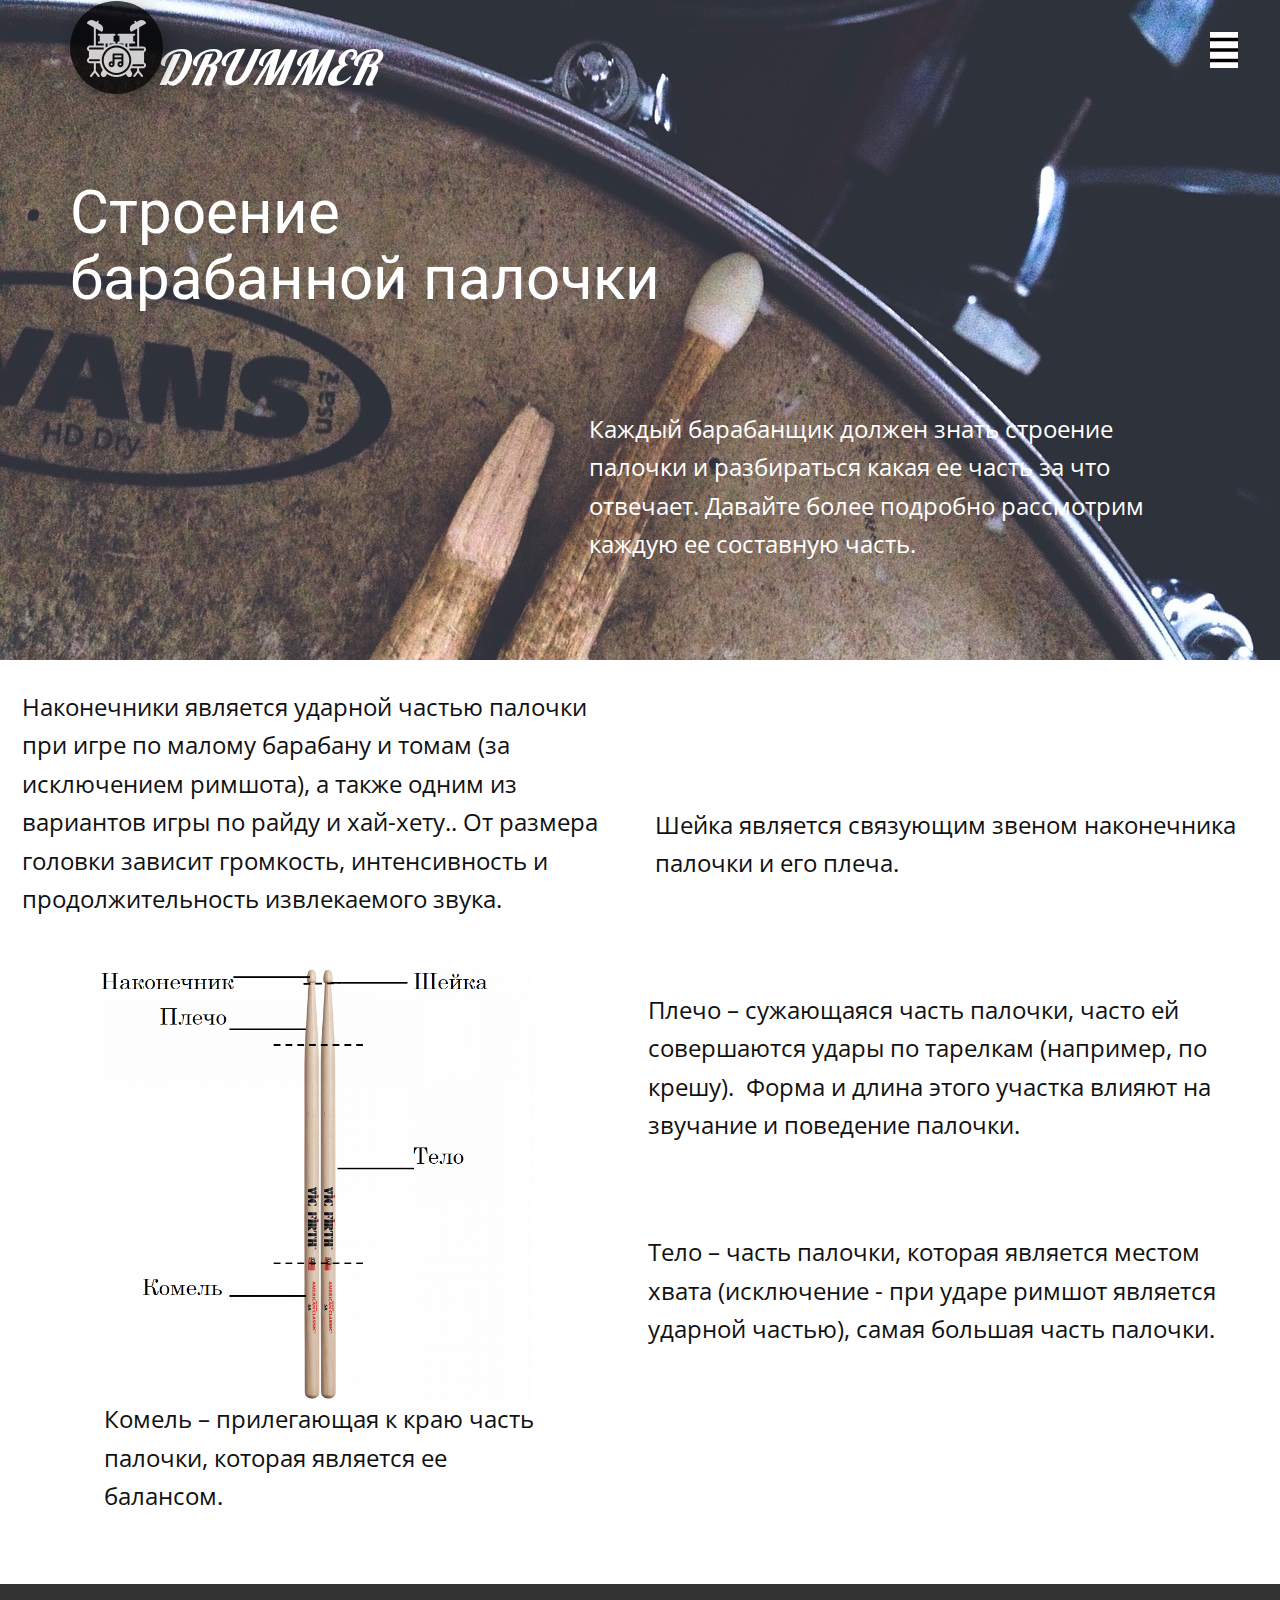
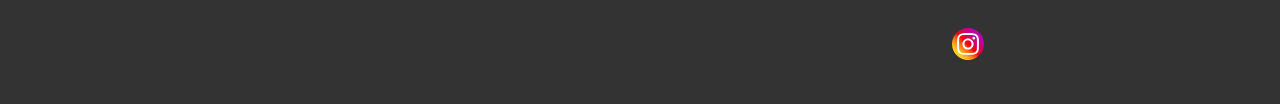
<file: Строение-палочки.html>
<!DOCTYPE html>
<html style="font-size: 16px;">
  <head>
    <meta name="viewport" content="width=device-width, initial-scale=1.0">
    <meta charset="utf-8">
    <meta name="keywords" content="Drummer">
    <meta name="description" content="">
    <meta name="page_type" content="np-template-header-footer-from-plugin">
    <title>Строение палочки</title>
    <link rel="stylesheet" href="nicepage.css" media="screen">
<link rel="stylesheet" href="Строение-палочки.css" media="screen">
    <script class="u-script" type="text/javascript" src="jquery.js" defer=""></script>
    <script class="u-script" type="text/javascript" src="nicepage.js" defer=""></script>
    <meta name="generator" content="Nicepage 3.30.2, nicepage.com">
    <link id="u-theme-google-font" rel="stylesheet" href="https://fonts.googleapis.com/css?family=Roboto:100,100i,300,300i,400,400i,500,500i,700,700i,900,900i|Open+Sans:300,300i,400,400i,600,600i,700,700i,800,800i">
    <link id="u-page-google-font" rel="stylesheet" href="https://fonts.googleapis.com/css?family=Lobster:400|Raleway:100,100i,200,200i,300,300i,400,400i,500,500i,600,600i,700,700i,800,800i,900,900i">
    
    
    
    <script type="application/ld+json">{
		"@context": "http://schema.org",
		"@type": "Organization",
		"name": "Drummer",
		"sameAs": [
				"https://www.instagram.com/drum__mer_/"
		]
}</script>
    <meta name="theme-color" content="#478ac9">
    <meta property="og:title" content="Строение палочки">
    <meta property="og:type" content="website">
  </head>
  <body class="u-body u-image" style="background-position: 50% 50%; background-attachment: scroll; background-image: url(&quot;images/f86fbc6075e9214740a1164731e70d0468e8425ddcedc0d46a12754a1ffcf7a2614d57566bd2d1dacb3952455b19439c4a154e20e445f4dc5927f0_1280.jpg&quot;);"><header class="u-clearfix u-header u-sticky u-sticky-e6dc" id="sec-2188" data-animation-name="" data-animation-duration="0" data-animation-delay="0" data-animation-direction=""><div class="u-clearfix u-sheet u-sheet-1">
        <h1 class="u-custom-font u-font-lobster u-text u-text-white u-text-1">Drummer</h1><span class="u-black u-icon u-icon-circle u-opacity u-opacity-75 u-spacing-15 u-text-white u-icon-1"><svg class="u-svg-link" preserveAspectRatio="xMidYMin slice" viewBox="0 0 64 64" style=""><use xmlns:xlink="http://www.w3.org/1999/xlink" xlink:href="#svg-9730"></use></svg><svg class="u-svg-content" viewBox="0 0 64 64" id="svg-9730"><g><path d="m60 47.184v-10.365c.417-.147.799-.376 1.107-.692.577-.561.893-1.316.893-2.127 0-1.654-1.346-3-3-3h-4v-19.381l6.5-3.753c.479-.276.643-.888.366-1.366-1.377-2.386-4.44-3.208-6.83-1.83l-2.598 1.5-.5-.866c-.276-.479-.89-.642-1.366-.366-.479.276-.643.888-.366 1.366l.5.866-2.598 1.5c-1.156.668-1.983 1.746-2.329 3.036s-.169 2.637.499 3.794c.133.229.352.397.607.466.085.023.172.034.259.034.174 0 .347-.045.5-.134l5.356-3.092v18.226h-8v-3h5c.553 0 1-.448 1-1s-.447-1-1-1h-1v-6h1c.553 0 1-.448 1-1s-.447-1-1-1h-16c-.553 0-1 .448-1 1s.447 1 1 1h1v6h-1c-.553 0-1 .448-1 1s.447 1 1 1h5v1.526c-2.138-.971-4.503-1.526-7-1.526s-4.862.555-7 1.526v-1.526h5c.553 0 1-.448 1-1s-.447-1-1-1h-1v-6h1c.553 0 1-.448 1-1s-.447-1-1-1h-16c-.553 0-1 .448-1 1s.447 1 1 1h1v6h-1c-.553 0-1 .448-1 1s.447 1 1 1h5v2h-8v-17.226l5.356 3.093c.154.088.327.133.5.133.087 0 .174-.011.259-.034.256-.068.475-.236.607-.466.668-1.157.845-2.504.499-3.794s-1.173-2.368-2.329-3.036l-2.598-1.5.5-.866c.276-.478.112-1.09-.366-1.366s-1.09-.112-1.366.366l-.5.866-2.598-1.5c-2.388-1.378-5.452-.557-6.83 1.83-.277.479-.113 1.09.366 1.367l6.5 3.752v18.381h-4c-.812 0-1.566.317-2.107.874-.577.56-.893 1.315-.893 2.126 0 1.302.839 2.402 2 2.816v6.365c-.418.147-.799.376-1.107.693-.577.56-.893 1.315-.893 2.126 0 1.654 1.346 3 3 3h4v7.649l-3.781 4.727c-.345.431-.274 1.061.156 1.405.434.347 1.062.276 1.406-.156l3.219-4.024 3.219 4.024c.198.247.488.375.782.375.219 0 .439-.072.624-.219.431-.345.501-.974.156-1.405l-3.781-4.727v-7.649h4.281c.438 2.443 1.39 4.706 2.754 6.67l-1.633 2.829c-.4.694-.507 1.503-.3 2.277s.704 1.421 1.397 1.821c.471.272.986.402 1.495.402 1.037 0 2.048-.538 2.604-1.5l.84-1.454c2.727 1.862 6.018 2.955 9.562 2.955s6.835-1.093 9.562-2.955l.84 1.455c.556.961 1.566 1.499 2.604 1.499.509 0 1.024-.129 1.495-.401.693-.4 1.19-1.047 1.397-1.822.207-.774.101-1.583-.3-2.276l-1.633-2.83c.372-.536.718-1.091 1.027-1.67h6.008v2.649l-3.781 4.727c-.345.431-.274 1.061.156 1.405.434.347 1.061.276 1.406-.156l3.219-4.024 3.219 4.024c.198.247.488.375.782.375.219 0 .439-.072.624-.219.431-.345.501-.974.156-1.405l-3.781-4.727v-2.649h4c.811 0 1.565-.317 2.107-.874.577-.56.893-1.315.893-2.126 0-1.302-.839-2.402-2-2.816zm-15-14.184h14c.552 0 1 .449 1 1 0 .267-.103.513-.306.712-.181.186-.427.288-.694.288h-13.283c-.232-.317-.465-.632-.717-.932zm-4-5h2v4.062c-.628-.535-1.298-1.017-2-1.458zm-20 0h2v2.604c-.702.44-1.372.923-2 1.458zm-5.949 18h-10.051c-.552 0-1-.449-1-1 0-.267.103-.513.307-.712.179-.186.426-.288.693-.288h10.051c-.02.333-.051.662-.051 1s.031.667.051 1zm-10.051-12c-.552 0-1-.449-1-1 0-.267.103-.513.307-.712.179-.186.426-.288.693-.288h14v2zm27 26c-8.271 0-15-6.729-15-15s6.729-15 15-15 15 6.729 15 15-6.729 15-15 15zm27.694-9.288c-.181.186-.427.288-.694.288h-11.114c.246-.649.453-1.316.619-2h10.495c.552 0 1 .449 1 1 0 .267-.103.513-.306.712z"></path><circle cx="36" cy="49" r="1"></circle><path d="m32 32c-7.168 0-13 5.832-13 13s5.832 13 13 13 13-5.832 13-13-5.832-13-13-13zm7 11v6c0 1.654-1.346 3-3 3s-3-1.346-3-3 1.346-3 3-3c.352 0 .686.072 1 .184v-2.184h-7v5c0 1.654-1.346 3-3 3s-3-1.346-3-3 1.346-3 3-3c.352 0 .686.072 1 .184v-3.184-4c0-.552.447-1 1-1h9c.553 0 1 .448 1 1z"></path><path d="m30 40h7v2h-7z"></path><circle cx="27" cy="49" r="1"></circle>
</g></svg></span>
        <nav class="u-dropdown-icon u-menu u-menu-dropdown u-offcanvas u-menu-1" data-submenu-level="on-click" data-position="" data-responsive-from="XL">
          <div class="menu-collapse u-custom-font u-font-raleway" style="font-size: 1.25rem; letter-spacing: 0px; font-weight: 700;">
            <a class="u-button-style u-custom-active-color u-custom-border u-custom-border-color u-custom-color u-custom-hover-color u-custom-left-right-menu-spacing u-custom-padding-bottom u-custom-text-active-color u-custom-text-color u-custom-text-hover-color u-custom-top-bottom-menu-spacing u-nav-link u-text-active-palette-1-base u-text-hover-palette-2-base u-white" href="#" style="padding: 4px 0px; font-size: calc(1em + 8px); background-image: none;">
              <svg><use xmlns:xlink="http://www.w3.org/1999/xlink" xlink:href="#menu-hamburger"></use></svg>
              <svg version="1.1" xmlns="http://www.w3.org/2000/svg" xmlns:xlink="http://www.w3.org/1999/xlink"><defs><symbol id="menu-hamburger" viewBox="0 0 16 16" style="width: 16px; height: 16px;"><rect y="1" width="16" height="2"></rect><rect y="7" width="16" height="2"></rect><rect y="13" width="16" height="2"></rect>
</symbol>
</defs></svg>
            </a>
          </div>
          <div class="u-custom-menu u-nav-container">
            <ul class="u-custom-font u-font-raleway u-nav u-spacing-2 u-unstyled u-nav-1"><li class="u-nav-item"><a class="u-active-white u-button-style u-hover-white u-nav-link u-text-active-grey-90 u-text-body-alt-color u-text-hover-grey-90" href="Главная.html" style="padding: 10px 20px;">Главная</a>
</li><li class="u-nav-item"><a class="u-active-white u-button-style u-hover-white u-nav-link u-text-active-grey-90 u-text-body-alt-color u-text-hover-grey-90" href="Интересные-статьи--.html" style="padding: 10px 20px;">Интересные статьи </a><div class="u-nav-popup"><ul class="u-h-spacing-20 u-nav u-unstyled u-v-spacing-10 u-nav-2"><li class="u-nav-item"><a class="u-button-style u-nav-link u-white" href="10-Величайших-барабанщиков.html">10 Великих барабанщиков</a>
</li><li class="u-nav-item"><a class="u-button-style u-nav-link u-white" href="Барабанная-установка.html">Барабанная установка</a>
</li><li class="u-nav-item"><a class="u-button-style u-nav-link u-white" href="Строение-палочки.html">Строение палочки</a>
</li><li class="u-nav-item"><a class="u-button-style u-nav-link u-white" href="Как-выбрать-палочки.html">Как выбрать палочки?</a>
</li><li class="u-nav-item"><a class="u-button-style u-nav-link u-white" href="Советы.html">Советы и ошибки начинающих</a>
</li></ul>
</div>
</li><li class="u-nav-item"><a class="u-active-white u-button-style u-hover-white u-nav-link u-text-active-grey-90 u-text-body-alt-color u-text-hover-grey-90" style="padding: 10px 20px;">Уроки</a><div class="u-nav-popup"><ul class="u-h-spacing-20 u-nav u-unstyled u-v-spacing-10 u-nav-3"><li class="u-nav-item"><a class="u-button-style u-nav-link u-white" href="1-урок.html">1 урок</a>
</li><li class="u-nav-item"><a class="u-button-style u-nav-link u-white" href="2-урок.html">2 урок</a>
</li><li class="u-nav-item"><a class="u-button-style u-nav-link u-white" href="3-урок.html">3 урок</a>
</li><li class="u-nav-item"><a class="u-button-style u-nav-link u-white" href="4-урок.html">4 урок</a>
</li><li class="u-nav-item"><a class="u-button-style u-nav-link u-white" href="5-урок.html">5 урок</a>
</li></ul>
</div>
</li></ul>
          </div>
          <div class="u-custom-menu u-nav-container-collapse">
            <div class="u-black u-container-style u-inner-container-layout u-opacity u-opacity-95 u-sidenav u-sidenav-1" data-offcanvas-width="510">
              <div class="u-inner-container-layout u-sidenav-overflow">
                <div class="u-menu-close u-menu-close-1"></div>
                <ul class="u-align-center u-nav u-popupmenu-items u-spacing-16 u-unstyled u-nav-4"><li class="u-nav-item"><a class="u-button-style u-nav-link" href="Главная.html" style="padding: 10px 20px;">Главная</a>
</li><li class="u-nav-item"><a class="u-button-style u-nav-link" href="Интересные-статьи--.html" style="padding: 10px 20px;">Интересные статьи </a><div class="u-nav-popup"><ul class="u-h-spacing-20 u-nav u-unstyled u-v-spacing-10 u-nav-5"><li class="u-nav-item"><a class="u-button-style u-nav-link" href="10-Величайших-барабанщиков.html">10 Великих барабанщиков</a>
</li><li class="u-nav-item"><a class="u-button-style u-nav-link" href="Барабанная-установка.html">Барабанная установка</a>
</li><li class="u-nav-item"><a class="u-button-style u-nav-link" href="Строение-палочки.html">Строение палочки</a>
</li><li class="u-nav-item"><a class="u-button-style u-nav-link" href="Как-выбрать-палочки.html">Как выбрать палочки?</a>
</li><li class="u-nav-item"><a class="u-button-style u-nav-link" href="Советы.html">Советы и ошибки начинающих</a>
</li></ul>
</div>
</li><li class="u-nav-item"><a class="u-button-style u-nav-link" style="padding: 10px 20px;">Уроки</a><div class="u-nav-popup"><ul class="u-h-spacing-20 u-nav u-unstyled u-v-spacing-10 u-nav-6"><li class="u-nav-item"><a class="u-button-style u-nav-link" href="1-урок.html">1 урок</a>
</li><li class="u-nav-item"><a class="u-button-style u-nav-link" href="2-урок.html">2 урок</a>
</li><li class="u-nav-item"><a class="u-button-style u-nav-link" href="3-урок.html">3 урок</a>
</li><li class="u-nav-item"><a class="u-button-style u-nav-link" href="4-урок.html">4 урок</a>
</li><li class="u-nav-item"><a class="u-button-style u-nav-link" href="5-урок.html">5 урок</a>
</li></ul>
</div>
</li></ul>
              </div>
            </div>
            <div class="u-black u-menu-overlay u-opacity u-opacity-65"></div>
          </div>
        </nav>
      </div></header>
    <section class="u-clearfix u-section-1" id="sec-8477">
      <div class="u-align-left u-clearfix u-sheet u-sheet-1">
        <h2 class="u-text u-text-1">
          <span class="u-text-white" style="font-size: 3.75rem;">Строение барабанной палочки</span>
          <span class="u-text-white"></span>
        </h2>
        <p class="u-text u-text-white u-text-2">Каждый барабанщик должен знать строение палочки и разбираться какая ее часть за что отвечает. Давайте более подробно рассмотрим каждую ее составную часть.</p>
      </div>
    </section>
    <section class="u-clearfix u-section-2" id="sec-0232">
      <div class="u-clearfix u-expanded-width u-layout-wrap u-layout-wrap-1">
        <div class="u-gutter-0 u-layout">
          <div class="u-layout-row">
            <div class="u-container-style u-layout-cell u-size-30 u-white u-layout-cell-1">
              <div class="u-container-layout u-container-layout-1">
                <p class="u-text u-text-1">Наконечники&nbsp;является ударной частью палочки при игре по малому барабану и томам (за исключением римшота), а также одним из вариантов игры по райду и хай-хету.​. От размера головки зависит громкость, интенсивность и продолжительность извлекаемого звука.&nbsp;</p>
                <img class="u-expanded-width u-image u-image-default u-image-1" src="images/2021-11-25.png" alt="" data-image-width="1366" data-image-height="768">
                <p class="u-text u-text-2">Комель&nbsp;– прилегающая к краю часть палочки, которая является ее балансом.</p>
              </div>
            </div>
            <div class="u-container-style u-layout-cell u-size-30 u-white u-layout-cell-2">
              <div class="u-container-layout u-container-layout-2">
                <p class="u-text u-text-3">Шейка&nbsp;является связующим звеном наконечника палочки и его плеча. </p>
                <p class="u-text u-text-4">
                  <br>
                  <span style="font-size: 1.5rem;">
                    <br>Плечо&nbsp;– сужающаяся часть палочки, часто ей совершаются удары по тарелкам (например, по крешу).&nbsp; Форма и длина этого участка влияют на звучание и поведение палочки.&nbsp;
                  </span>
                  <br>
                </p>
                <p class="u-text u-text-5">Тело&nbsp;– часть палочки, которая является местом хвата (исключение - при ударе римшот является ударной частью), самая большая часть палочки.</p>
              </div>
            </div>
          </div>
        </div>
      </div>
    </section>
    
    
    <footer class="u-clearfix u-footer u-grey-80" id="sec-6d0f"><div class="u-clearfix u-sheet u-valign-middle u-sheet-1">
        <div class="u-align-left u-social-icons u-spacing-10 u-social-icons-1">
          <a class="u-social-url" title="instagram" target="_blank" href="https://www.instagram.com/drum__mer_/"><span class="u-icon u-social-icon u-social-instagram u-icon-1"><svg class="u-svg-link" preserveAspectRatio="xMidYMin slice" viewBox="0 0 1000 1000" style=""><use xmlns:xlink="http://www.w3.org/1999/xlink" xlink:href="#svg-c63b"></use></svg><svg class="u-svg-content" viewBox="0 0 1000 1000" id="svg-c63b" style="enable-background:new 0 0 1000 1000;"><style type="text/css"> .st0{fill:url(#SVGID_1_);}
	.st1{fill:currentColor;} </style><linearGradient gradientUnits="userSpaceOnUse" id="SVGID_1_" x1="146.4465" x2="853.5535" y1="853.5535" y2="146.4465"><stop offset="0" style="stop-color:#FFD521"></stop><stop offset="5.510481e-02" style="stop-color:#FFD020"></stop><stop offset="0.1241" style="stop-color:#FEC01E"></stop><stop offset="0.2004" style="stop-color:#FCA71B"></stop><stop offset="0.2821" style="stop-color:#FA8316"></stop><stop offset="0.3681" style="stop-color:#F85510"></stop><stop offset="0.4563" style="stop-color:#F51E09"></stop><stop offset="0.5" style="stop-color:#F30005"></stop><stop offset="0.5035" style="stop-color:#F20007"></stop><stop offset="0.5966" style="stop-color:#E1003B"></stop><stop offset="0.6879" style="stop-color:#D30067"></stop><stop offset="0.7757" style="stop-color:#C70088"></stop><stop offset="0.8589" style="stop-color:#BF00A0"></stop><stop offset="0.9357" style="stop-color:#BB00AF"></stop><stop offset="1" style="stop-color:#B900B4"></stop>
</linearGradient><path class="st0" d="M500,1000L500,1000C223.9,1000,0,776.1,0,500v0C0,223.9,223.9,0,500,0h0c276.1,0,500,223.9,500,500v0  C1000,776.1,776.1,1000,500,1000z"></path><g><path class="st1" d="M500,220.2c91.1,0,101.9,0.3,137.9,2c33.3,1.5,51.4,7.1,63.4,11.8c15.9,6.2,27.3,13.6,39.2,25.5   c11.9,11.9,19.3,23.3,25.5,39.2c4.7,12,10.2,30.1,11.8,63.4c1.6,36,2,46.8,2,137.9s-0.3,101.9-2,137.9   c-1.5,33.3-7.1,51.4-11.8,63.4c-6.2,15.9-13.6,27.3-25.5,39.2c-11.9,11.9-23.3,19.3-39.2,25.5c-12,4.7-30.1,10.2-63.4,11.8   c-36,1.6-46.8,2-137.9,2s-101.9-0.3-137.9-2c-33.3-1.5-51.4-7.1-63.4-11.8c-15.9-6.2-27.3-13.6-39.2-25.5   c-11.9-11.9-19.3-23.3-25.5-39.2c-4.7-12-10.2-30.1-11.8-63.4c-1.6-36-2-46.8-2-137.9s0.3-101.9,2-137.9   c1.5-33.3,7.1-51.4,11.8-63.4c6.2-15.9,13.6-27.3,25.5-39.2c11.9-11.9,23.3-19.3,39.2-25.5c12-4.7,30.1-10.2,63.4-11.8   C398.1,220.5,408.9,220.2,500,220.2 M500,158.7c-92.7,0-104.3,0.4-140.7,2.1c-36.3,1.7-61.1,7.4-82.9,15.9   C254,185.3,234.9,197,216,216c-19,19-30.6,38-39.4,60.5c-8.4,21.7-14.2,46.5-15.9,82.9c-1.7,36.4-2.1,48-2.1,140.7   c0,92.7,0.4,104.3,2.1,140.7c1.7,36.3,7.4,61.1,15.9,82.9C185.3,746,197,765.1,216,784c19,19,38,30.6,60.5,39.4   c21.7,8.4,46.5,14.2,82.9,15.9c36.4,1.7,48,2.1,140.7,2.1s104.3-0.4,140.7-2.1c36.3-1.7,61.1-7.4,82.9-15.9   C746,814.7,765.1,803,784,784c19-19,30.6-38,39.4-60.5c8.4-21.7,14.2-46.5,15.9-82.9c1.7-36.4,2.1-48,2.1-140.7   s-0.4-104.3-2.1-140.7c-1.7-36.3-7.4-61.1-15.9-82.9C814.7,254,803,234.9,784,216c-19-19-38-30.6-60.5-39.4   c-21.7-8.4-46.5-14.2-82.9-15.9C604.3,159.1,592.7,158.7,500,158.7L500,158.7z"></path><path class="st1" d="M500,324.7c-96.8,0-175.3,78.5-175.3,175.3S403.2,675.3,500,675.3S675.3,596.8,675.3,500   S596.8,324.7,500,324.7z M500,613.8c-62.8,0-113.8-50.9-113.8-113.8S437.2,386.2,500,386.2c62.8,0,113.8,50.9,113.8,113.8   S562.8,613.8,500,613.8z"></path><circle class="st1" cx="682.2" cy="317.8" r="41"></circle>
</g></svg></span>
          </a>
        </div>
      </div></footer>
    
  </body>
</html>
</file>
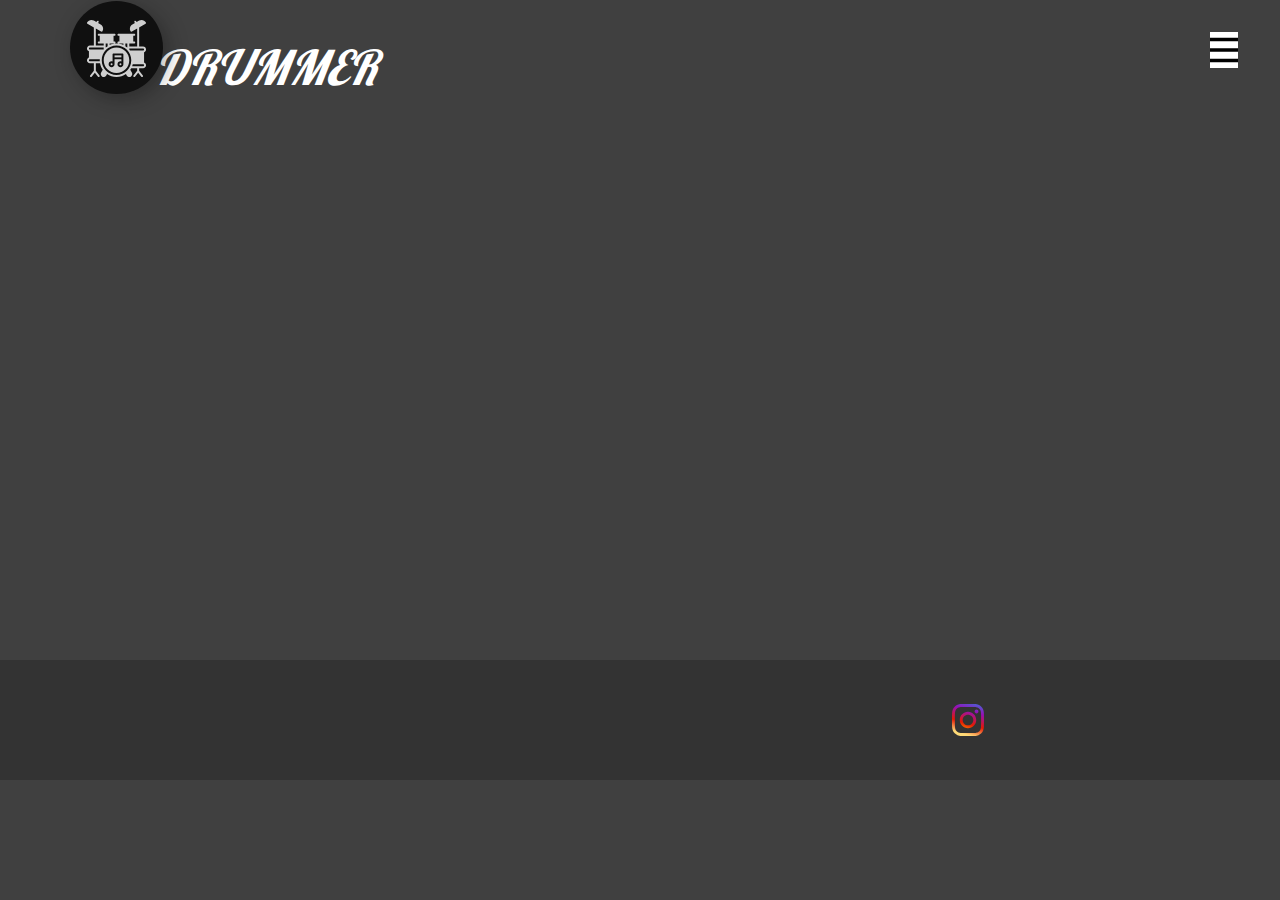
<file: Уроки.html>
<!DOCTYPE html>
<html style="font-size: 16px;">
  <head>
    <meta name="viewport" content="width=device-width, initial-scale=1.0">
    <meta charset="utf-8">
    <meta name="keywords" content="Drummer">
    <meta name="description" content="">
    <meta name="page_type" content="np-template-header-footer-from-plugin">
    <title>Уроки</title>
    <link rel="stylesheet" href="nicepage.css" media="screen">
<link rel="stylesheet" href="Уроки.css" media="screen">
    <script class="u-script" type="text/javascript" src="jquery.js" defer=""></script>
    <script class="u-script" type="text/javascript" src="nicepage.js" defer=""></script>
    <meta name="generator" content="Nicepage 3.30.2, nicepage.com">
    <link id="u-theme-google-font" rel="stylesheet" href="https://fonts.googleapis.com/css?family=Roboto:100,100i,300,300i,400,400i,500,500i,700,700i,900,900i|Open+Sans:300,300i,400,400i,600,600i,700,700i,800,800i">
    <link id="u-page-google-font" rel="stylesheet" href="https://fonts.googleapis.com/css?family=Lobster:400|Raleway:100,100i,200,200i,300,300i,400,400i,500,500i,600,600i,700,700i,800,800i,900,900i">
    
    
    <script type="application/ld+json">{
		"@context": "http://schema.org",
		"@type": "Organization",
		"name": "Drummer",
		"sameAs": []
}</script>
    <meta name="theme-color" content="#478ac9">
    <meta property="og:title" content="Уроки">
    <meta property="og:type" content="website">
  </head>
  <body class="u-body u-grey-75"><header class="u-clearfix u-header u-sticky u-sticky-e6dc" id="sec-2188" data-animation-name="" data-animation-duration="0" data-animation-delay="0" data-animation-direction=""><div class="u-clearfix u-sheet u-sheet-1">
        <h1 class="u-custom-font u-font-lobster u-text u-text-white u-text-1">Drummer</h1><span class="u-black u-icon u-icon-circle u-opacity u-opacity-75 u-spacing-15 u-text-white u-icon-1"><svg class="u-svg-link" preserveAspectRatio="xMidYMin slice" viewBox="0 0 64 64" style=""><use xmlns:xlink="http://www.w3.org/1999/xlink" xlink:href="#svg-9730"></use></svg><svg class="u-svg-content" viewBox="0 0 64 64" id="svg-9730"><g><path d="m60 47.184v-10.365c.417-.147.799-.376 1.107-.692.577-.561.893-1.316.893-2.127 0-1.654-1.346-3-3-3h-4v-19.381l6.5-3.753c.479-.276.643-.888.366-1.366-1.377-2.386-4.44-3.208-6.83-1.83l-2.598 1.5-.5-.866c-.276-.479-.89-.642-1.366-.366-.479.276-.643.888-.366 1.366l.5.866-2.598 1.5c-1.156.668-1.983 1.746-2.329 3.036s-.169 2.637.499 3.794c.133.229.352.397.607.466.085.023.172.034.259.034.174 0 .347-.045.5-.134l5.356-3.092v18.226h-8v-3h5c.553 0 1-.448 1-1s-.447-1-1-1h-1v-6h1c.553 0 1-.448 1-1s-.447-1-1-1h-16c-.553 0-1 .448-1 1s.447 1 1 1h1v6h-1c-.553 0-1 .448-1 1s.447 1 1 1h5v1.526c-2.138-.971-4.503-1.526-7-1.526s-4.862.555-7 1.526v-1.526h5c.553 0 1-.448 1-1s-.447-1-1-1h-1v-6h1c.553 0 1-.448 1-1s-.447-1-1-1h-16c-.553 0-1 .448-1 1s.447 1 1 1h1v6h-1c-.553 0-1 .448-1 1s.447 1 1 1h5v2h-8v-17.226l5.356 3.093c.154.088.327.133.5.133.087 0 .174-.011.259-.034.256-.068.475-.236.607-.466.668-1.157.845-2.504.499-3.794s-1.173-2.368-2.329-3.036l-2.598-1.5.5-.866c.276-.478.112-1.09-.366-1.366s-1.09-.112-1.366.366l-.5.866-2.598-1.5c-2.388-1.378-5.452-.557-6.83 1.83-.277.479-.113 1.09.366 1.367l6.5 3.752v18.381h-4c-.812 0-1.566.317-2.107.874-.577.56-.893 1.315-.893 2.126 0 1.302.839 2.402 2 2.816v6.365c-.418.147-.799.376-1.107.693-.577.56-.893 1.315-.893 2.126 0 1.654 1.346 3 3 3h4v7.649l-3.781 4.727c-.345.431-.274 1.061.156 1.405.434.347 1.062.276 1.406-.156l3.219-4.024 3.219 4.024c.198.247.488.375.782.375.219 0 .439-.072.624-.219.431-.345.501-.974.156-1.405l-3.781-4.727v-7.649h4.281c.438 2.443 1.39 4.706 2.754 6.67l-1.633 2.829c-.4.694-.507 1.503-.3 2.277s.704 1.421 1.397 1.821c.471.272.986.402 1.495.402 1.037 0 2.048-.538 2.604-1.5l.84-1.454c2.727 1.862 6.018 2.955 9.562 2.955s6.835-1.093 9.562-2.955l.84 1.455c.556.961 1.566 1.499 2.604 1.499.509 0 1.024-.129 1.495-.401.693-.4 1.19-1.047 1.397-1.822.207-.774.101-1.583-.3-2.276l-1.633-2.83c.372-.536.718-1.091 1.027-1.67h6.008v2.649l-3.781 4.727c-.345.431-.274 1.061.156 1.405.434.347 1.061.276 1.406-.156l3.219-4.024 3.219 4.024c.198.247.488.375.782.375.219 0 .439-.072.624-.219.431-.345.501-.974.156-1.405l-3.781-4.727v-2.649h4c.811 0 1.565-.317 2.107-.874.577-.56.893-1.315.893-2.126 0-1.302-.839-2.402-2-2.816zm-15-14.184h14c.552 0 1 .449 1 1 0 .267-.103.513-.306.712-.181.186-.427.288-.694.288h-13.283c-.232-.317-.465-.632-.717-.932zm-4-5h2v4.062c-.628-.535-1.298-1.017-2-1.458zm-20 0h2v2.604c-.702.44-1.372.923-2 1.458zm-5.949 18h-10.051c-.552 0-1-.449-1-1 0-.267.103-.513.307-.712.179-.186.426-.288.693-.288h10.051c-.02.333-.051.662-.051 1s.031.667.051 1zm-10.051-12c-.552 0-1-.449-1-1 0-.267.103-.513.307-.712.179-.186.426-.288.693-.288h14v2zm27 26c-8.271 0-15-6.729-15-15s6.729-15 15-15 15 6.729 15 15-6.729 15-15 15zm27.694-9.288c-.181.186-.427.288-.694.288h-11.114c.246-.649.453-1.316.619-2h10.495c.552 0 1 .449 1 1 0 .267-.103.513-.306.712z"></path><circle cx="36" cy="49" r="1"></circle><path d="m32 32c-7.168 0-13 5.832-13 13s5.832 13 13 13 13-5.832 13-13-5.832-13-13-13zm7 11v6c0 1.654-1.346 3-3 3s-3-1.346-3-3 1.346-3 3-3c.352 0 .686.072 1 .184v-2.184h-7v5c0 1.654-1.346 3-3 3s-3-1.346-3-3 1.346-3 3-3c.352 0 .686.072 1 .184v-3.184-4c0-.552.447-1 1-1h9c.553 0 1 .448 1 1z"></path><path d="m30 40h7v2h-7z"></path><circle cx="27" cy="49" r="1"></circle>
</g></svg></span>
        <nav class="u-dropdown-icon u-menu u-menu-dropdown u-offcanvas u-menu-1" data-submenu-level="on-click" data-position="" data-responsive-from="XL">
          <div class="menu-collapse u-custom-font u-font-raleway" style="font-size: 1.25rem; letter-spacing: 0px; font-weight: 700;">
            <a class="u-button-style u-custom-active-color u-custom-border u-custom-border-color u-custom-color u-custom-hover-color u-custom-left-right-menu-spacing u-custom-padding-bottom u-custom-text-active-color u-custom-text-color u-custom-text-hover-color u-custom-top-bottom-menu-spacing u-nav-link u-text-active-palette-1-base u-text-hover-palette-2-base u-white" href="#" style="padding: 4px 0px; font-size: calc(1em + 8px); background-image: none;">
              <svg><use xmlns:xlink="http://www.w3.org/1999/xlink" xlink:href="#menu-hamburger"></use></svg>
              <svg version="1.1" xmlns="http://www.w3.org/2000/svg" xmlns:xlink="http://www.w3.org/1999/xlink"><defs><symbol id="menu-hamburger" viewBox="0 0 16 16" style="width: 16px; height: 16px;"><rect y="1" width="16" height="2"></rect><rect y="7" width="16" height="2"></rect><rect y="13" width="16" height="2"></rect>
</symbol>
</defs></svg>
            </a>
          </div>
          <div class="u-custom-menu u-nav-container">
            <ul class="u-custom-font u-font-raleway u-nav u-spacing-2 u-unstyled u-nav-1"><li class="u-nav-item"><a class="u-active-white u-button-style u-hover-white u-nav-link u-text-active-grey-90 u-text-body-alt-color u-text-hover-grey-90" href="Главная.html" style="padding: 10px 20px;">Главная</a>
</li><li class="u-nav-item"><a class="u-active-white u-button-style u-hover-white u-nav-link u-text-active-grey-90 u-text-body-alt-color u-text-hover-grey-90" href="Интересные-статьи--.html" style="padding: 10px 20px;">Интересные статьи </a><div class="u-nav-popup"><ul class="u-h-spacing-20 u-nav u-unstyled u-v-spacing-10 u-nav-2"><li class="u-nav-item"><a class="u-button-style u-nav-link u-white" href="10-Величайших-барабанщиков.html">10 Великих барабанщиков</a>
</li><li class="u-nav-item"><a class="u-button-style u-nav-link u-white" href="Барабанная-установка.html">Барабанная установка</a>
</li><li class="u-nav-item"><a class="u-button-style u-nav-link u-white" href="Строение-палочки.html">Строение палочки</a>
</li><li class="u-nav-item"><a class="u-button-style u-nav-link u-white" href="Как-выбрать-палочки.html">Как выбрать палочки?</a>
</li><li class="u-nav-item"><a class="u-button-style u-nav-link u-white" href="Советы.html">Советы и ошибки начинающих</a>
</li></ul>
</div>
</li><li class="u-nav-item"><a class="u-active-white u-button-style u-hover-white u-nav-link u-text-active-grey-90 u-text-body-alt-color u-text-hover-grey-90" style="padding: 10px 20px;">Уроки</a><div class="u-nav-popup"><ul class="u-h-spacing-20 u-nav u-unstyled u-v-spacing-10 u-nav-3"><li class="u-nav-item"><a class="u-button-style u-nav-link u-white" href="1-урок.html">1 урок</a>
</li><li class="u-nav-item"><a class="u-button-style u-nav-link u-white" href="2-урок.html">2 урок</a>
</li><li class="u-nav-item"><a class="u-button-style u-nav-link u-white" href="3-урок.html">3 урок</a>
</li><li class="u-nav-item"><a class="u-button-style u-nav-link u-white" href="4-урок.html">4 урок</a>
</li><li class="u-nav-item"><a class="u-button-style u-nav-link u-white" href="5-урок.html">5 урок</a>
</li></ul>
</div>
</li></ul>
          </div>
          <div class="u-custom-menu u-nav-container-collapse">
            <div class="u-black u-container-style u-inner-container-layout u-opacity u-opacity-95 u-sidenav u-sidenav-1" data-offcanvas-width="510">
              <div class="u-inner-container-layout u-sidenav-overflow">
                <div class="u-menu-close u-menu-close-1"></div>
                <ul class="u-align-center u-nav u-popupmenu-items u-spacing-16 u-unstyled u-nav-4"><li class="u-nav-item"><a class="u-button-style u-nav-link" href="Главная.html" style="padding: 10px 20px;">Главная</a>
</li><li class="u-nav-item"><a class="u-button-style u-nav-link" href="Интересные-статьи--.html" style="padding: 10px 20px;">Интересные статьи </a><div class="u-nav-popup"><ul class="u-h-spacing-20 u-nav u-unstyled u-v-spacing-10 u-nav-5"><li class="u-nav-item"><a class="u-button-style u-nav-link" href="10-Величайших-барабанщиков.html">10 Великих барабанщиков</a>
</li><li class="u-nav-item"><a class="u-button-style u-nav-link" href="Барабанная-установка.html">Барабанная установка</a>
</li><li class="u-nav-item"><a class="u-button-style u-nav-link" href="Строение-палочки.html">Строение палочки</a>
</li><li class="u-nav-item"><a class="u-button-style u-nav-link" href="Как-выбрать-палочки.html">Как выбрать палочки?</a>
</li><li class="u-nav-item"><a class="u-button-style u-nav-link" href="Советы.html">Советы и ошибки начинающих</a>
</li></ul>
</div>
</li><li class="u-nav-item"><a class="u-button-style u-nav-link" style="padding: 10px 20px;">Уроки</a><div class="u-nav-popup"><ul class="u-h-spacing-20 u-nav u-unstyled u-v-spacing-10 u-nav-6"><li class="u-nav-item"><a class="u-button-style u-nav-link" href="1-урок.html">1 урок</a>
</li><li class="u-nav-item"><a class="u-button-style u-nav-link" href="2-урок.html">2 урок</a>
</li><li class="u-nav-item"><a class="u-button-style u-nav-link" href="3-урок.html">3 урок</a>
</li><li class="u-nav-item"><a class="u-button-style u-nav-link" href="4-урок.html">4 урок</a>
</li><li class="u-nav-item"><a class="u-button-style u-nav-link" href="5-урок.html">5 урок</a>
</li></ul>
</div>
</li></ul>
              </div>
            </div>
            <div class="u-black u-menu-overlay u-opacity u-opacity-65"></div>
          </div>
        </nav>
      </div></header>
    <section class="u-clearfix u-grey-75 u-section-1" id="sec-83ed">
      <div class="u-clearfix u-sheet u-sheet-1"></div>
    </section>
    
    
    <footer class="u-clearfix u-footer u-grey-80" id="sec-6d0f"><div class="u-clearfix u-sheet u-sheet-1">
        <div class="u-align-left u-social-icons u-spacing-10 u-social-icons-1">
          <a class="u-social-url" title="instagram" target="_blank" href=""><span class="u-icon u-social-icon u-social-instagram u-icon-1"><svg class="u-svg-link" preserveAspectRatio="xMidYMin slice" viewBox="0 0 512 512" style=""><use xmlns:xlink="http://www.w3.org/1999/xlink" xlink:href="#svg-6241"></use></svg><svg class="u-svg-content" viewBox="0 0 512 512" id="svg-6241" style="fill-rule:evenodd;clip-rule:evenodd;stroke-linejoin:round;stroke-miterlimit:2;"><g><path d="M256,0c-69.526,0 -78.244,0.295 -105.549,1.541c-27.248,1.243 -45.858,5.57 -62.142,11.899c-16.834,6.542 -31.111,15.296 -45.342,29.528c-14.232,14.231 -22.986,28.508 -29.528,45.342c-6.329,16.283 -10.656,34.893 -11.899,62.141c-1.246,27.305 -1.54,36.023 -1.54,105.549c0,69.524 0.294,78.242 1.54,105.547c1.243,27.248 5.57,45.858 11.899,62.141c6.542,16.834 15.296,31.111 29.528,45.344c14.231,14.231 28.508,22.985 45.342,29.527c16.284,6.328 34.894,10.656 62.142,11.899c27.305,1.245 36.023,1.54 105.549,1.54c69.524,0 78.242,-0.295 105.547,-1.54c27.248,-1.243 45.858,-5.571 62.141,-11.899c16.834,-6.542 31.111,-15.296 45.344,-29.527c14.231,-14.233 22.985,-28.51 29.527,-45.344c6.328,-16.283 10.656,-34.893 11.899,-62.141c1.245,-27.305 1.54,-36.023 1.54,-105.547c0,-69.526 -0.295,-78.244 -1.54,-105.549c-1.243,-27.248 -5.571,-45.858 -11.899,-62.141c-6.542,-16.834 -15.296,-31.111 -29.527,-45.342c-14.233,-14.232 -28.51,-22.986 -45.344,-29.528c-16.283,-6.329 -34.893,-10.656 -62.141,-11.899c-27.305,-1.246 -36.023,-1.541 -105.547,-1.541Zm0,46.127c68.354,0 76.451,0.26 103.445,1.492c24.959,1.139 38.514,5.309 47.535,8.814c11.949,4.644 20.477,10.192 29.435,19.15c8.959,8.958 14.506,17.487 19.15,29.435c3.506,9.021 7.676,22.576 8.815,47.535c1.231,26.995 1.492,35.092 1.492,103.447c0,68.354 -0.261,76.451 -1.492,103.445c-1.139,24.959 -5.309,38.514 -8.815,47.535c-4.644,11.949 -10.191,20.477 -19.15,29.435c-8.958,8.959 -17.486,14.506 -29.435,19.15c-9.021,3.506 -22.576,7.676 -47.535,8.814c-26.99,1.232 -35.086,1.493 -103.445,1.493c-68.361,0 -76.455,-0.261 -103.447,-1.493c-24.959,-1.138 -38.514,-5.308 -47.535,-8.814c-11.949,-4.644 -20.477,-10.191 -29.436,-19.15c-8.958,-8.958 -14.506,-17.486 -19.149,-29.435c-3.506,-9.021 -7.676,-22.576 -8.815,-47.535c-1.232,-26.994 -1.492,-35.091 -1.492,-103.445c0,-68.355 0.26,-76.452 1.492,-103.447c1.139,-24.959 5.309,-38.514 8.815,-47.535c4.643,-11.948 10.191,-20.477 19.149,-29.435c8.959,-8.958 17.487,-14.506 29.436,-19.15c9.021,-3.505 22.576,-7.675 47.535,-8.814c26.995,-1.232 35.092,-1.492 103.447,-1.492Z" style="fill:url(#_Linear1);fill-rule:nonzero;"></path><path d="M256,341.332c-47.129,0 -85.334,-38.205 -85.334,-85.332c0,-47.129 38.205,-85.334 85.334,-85.334c47.127,0 85.332,38.205 85.332,85.334c0,47.127 -38.205,85.332 -85.332,85.332Zm0,-216.792c-72.604,0 -131.46,58.856 -131.46,131.46c0,72.602 58.856,131.458 131.46,131.458c72.602,0 131.458,-58.856 131.458,-131.458c0,-72.604 -58.856,-131.46 -131.458,-131.46Z" style="fill:url(#_Linear2);fill-rule:nonzero;"></path><path d="M423.372,119.346c0,16.967 -13.754,30.72 -30.72,30.72c-16.966,0 -30.72,-13.753 -30.72,-30.72c0,-16.966 13.754,-30.719 30.72,-30.719c16.966,0 30.72,13.753 30.72,30.719Z" style="fill:url(#_Linear3);fill-rule:nonzero;"></path>
</g><defs><linearGradient gradientTransform="matrix(-149.618,494.3,-494.3,-149.618,300.81,-27.1283)" gradientUnits="userSpaceOnUse" id="_Linear1" x1="0" x2="1" y1="0" y2="0"><stop offset="0" style="stop-color:#515bd4;stop-opacity:1"></stop><stop offset="0.26" style="stop-color:#9510b8;stop-opacity:1"></stop><stop offset="0.66" style="stop-color:#e51804;stop-opacity:1"></stop><stop offset="1" style="stop-color:#feda77;stop-opacity:1"></stop>
</linearGradient><linearGradient gradientTransform="matrix(-149.618,494.3,-494.3,-149.618,300.81,-27.1283)" gradientUnits="userSpaceOnUse" id="_Linear2" x1="0" x2="1" y1="0" y2="0"><stop offset="0" style="stop-color:#515bd4;stop-opacity:1"></stop><stop offset="0.26" style="stop-color:#9510b8;stop-opacity:1"></stop><stop offset="0.66" style="stop-color:#e51804;stop-opacity:1"></stop><stop offset="1" style="stop-color:#ffbf00;stop-opacity:1"></stop>
</linearGradient><linearGradient gradientTransform="matrix(-149.618,494.3,-494.3,-149.618,300.81,-27.1283)" gradientUnits="userSpaceOnUse" id="_Linear3" x1="0" x2="1" y1="0" y2="0"><stop offset="0" style="stop-color:#515bd4;stop-opacity:1"></stop><stop offset="0.26" style="stop-color:#9510b8;stop-opacity:1"></stop><stop offset="0.66" style="stop-color:#e51804;stop-opacity:1"></stop><stop offset="1" style="stop-color:#ffbf00;stop-opacity:1"></stop>
</linearGradient>
</defs></svg></span>
          </a>
        </div>
      </div></footer>
   
  </body>
</html>
</file>
